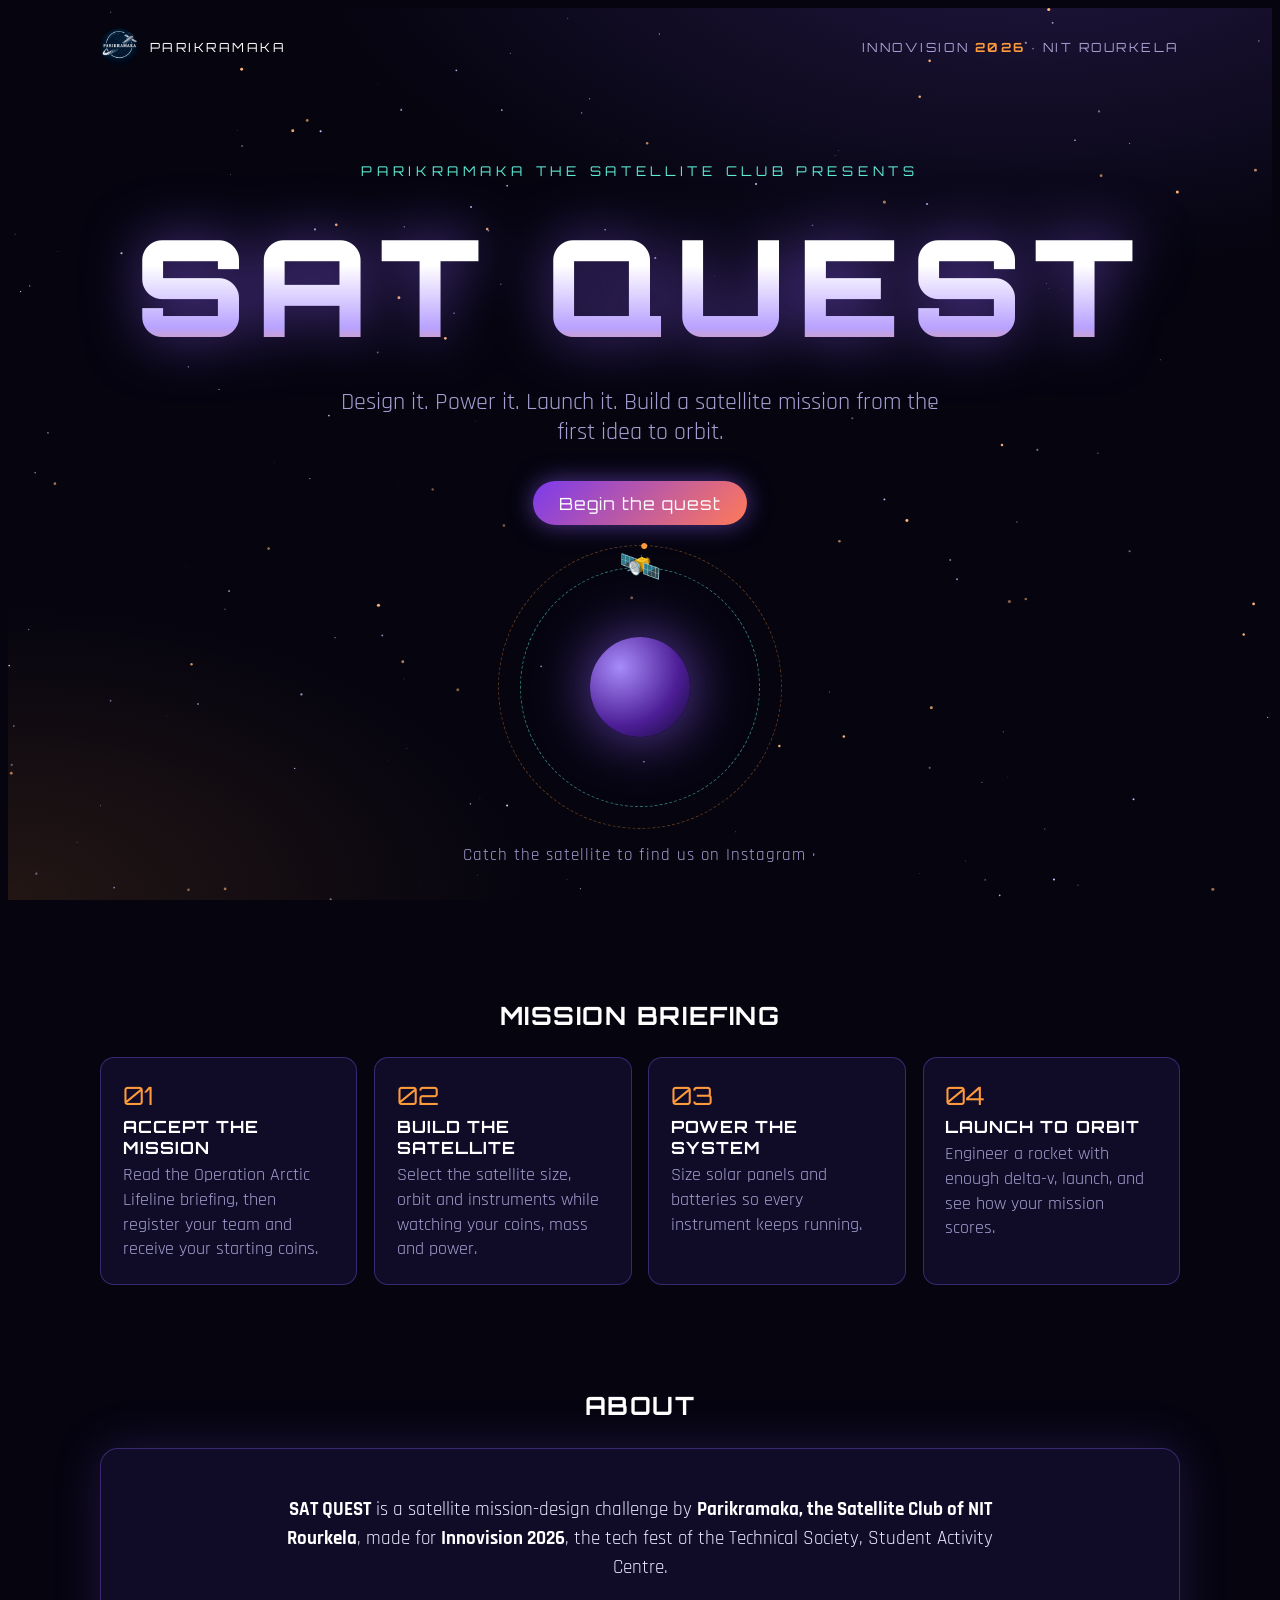
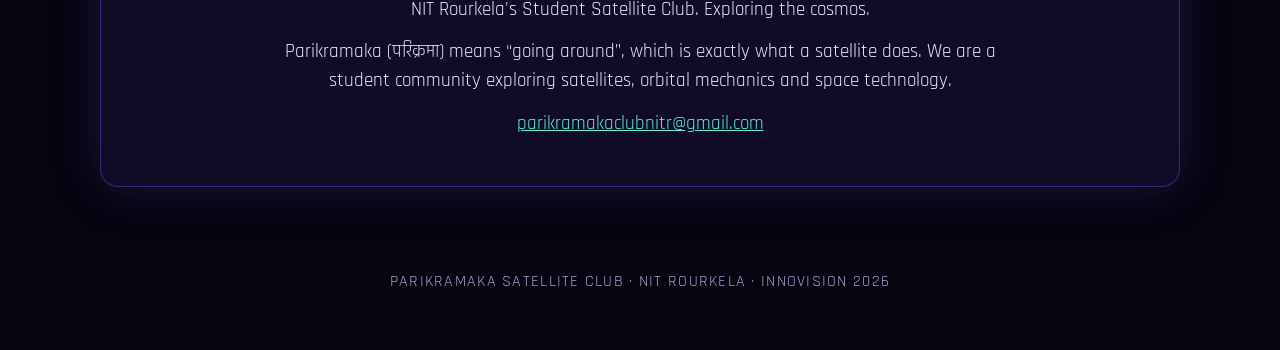
<file: index.html>
<!DOCTYPE html>
<html lang="en">
<head>
<meta charset="utf-8">
<meta name="viewport" content="width=device-width, initial-scale=1">
<link rel="icon" href="images/parikrama-logo.png"><title>SAT QUEST | Parikramaka Satellite Club, NIT Rourkela</title>
<link rel="preconnect" href="https://fonts.googleapis.com">
<link rel="stylesheet" href="https://fonts.googleapis.com/css2?family=Orbitron:wght@500;700;900&family=Rajdhani:wght@400;500;600;700&display=swap">
<link rel="stylesheet" href="css/satquest.css">
<script src="js/config.js"></script>
<script src="js/satquest-core.js"></script>
</head>
<body class="sq-home">
<canvas id="stars"></canvas>
<section id="sqBrief" class="sqbrief" hidden aria-labelledby="sqBriefTitle">
  <div class="sqbrief-in">
    <div class="sq-eyebrow">CLASSIFIED MISSION BRIEFING</div>
    <h1 id="sqBriefTitle" class="sqbrief-title">OPERATION ARCTIC LIFELINE</h1>
    <svg class="sqbrief-hero" viewBox="0 0 800 260" role="img" aria-label="Earth seen from orbit with a satellite on a highly inclined elliptical orbit linking to an Arctic research station">
      <defs>
        <radialGradient id="bgE" cx="50%" cy="35%" r="70%"><stop offset="0" stop-color="#5eead4" stop-opacity=".95"/><stop offset=".55" stop-color="#2b5fb8"/><stop offset="1" stop-color="#0b1440"/></radialGradient>
        <linearGradient id="bgIce" x1="0" y1="0" x2="0" y2="1"><stop offset="0" stop-color="#e8f7ff"/><stop offset="1" stop-color="#9fd8ee"/></linearGradient>
      </defs>
      <g fill="#cfc6ff"><circle cx="40" cy="30" r="1.5"/><circle cx="120" cy="80" r="1"/><circle cx="700" cy="40" r="1.5"/><circle cx="640" cy="110" r="1"/><circle cx="90" cy="200" r="1"/><circle cx="740" cy="190" r="1.2"/><circle cx="330" cy="22" r="1"/></g>
      <circle cx="400" cy="400" r="270" fill="url(#bgE)"/>
      <path d="M 235 196 Q 400 112 565 196 Q 520 150 400 140 Q 280 150 235 196 Z" fill="url(#bgIce)" opacity=".95"/>
      <ellipse cx="400" cy="130" rx="300" ry="95" fill="none" stroke="#8b5cf6" stroke-width="2" stroke-dasharray="3 7" transform="rotate(-8 400 130)"/>
      <ellipse cx="400" cy="150" rx="150" ry="205" fill="none" stroke="#ff9a3c" stroke-width="2" stroke-dasharray="8 6" transform="rotate(14 400 150)"/>
      <g transform="translate(528 38)"><rect x="-10" y="-5" width="20" height="10" rx="2" fill="#ff9a3c"/><rect x="-24" y="-3" width="12" height="6" fill="#8b5cf6"/><rect x="12" y="-3" width="12" height="6" fill="#8b5cf6"/></g>
      <path d="M 520 46 Q 470 120 412 150" fill="none" stroke="#5eead4" stroke-width="2.5" stroke-dasharray="2 6" stroke-linecap="round"/>
      <path d="M 520 52 Q 480 112 418 156" fill="none" stroke="#5eead4" stroke-width="1" opacity=".5"/>
      <g transform="translate(400 146)"><path d="M -14 8 A 14 14 0 0 1 14 8 Z" fill="#fff"/><rect x="-18" y="8" width="36" height="3" fill="#0b1440"/><line x1="0" y1="-6" x2="0" y2="-20" stroke="#fff" stroke-width="2"/><circle cx="0" cy="-22" r="3" fill="#ff9a3c"/></g>
      <text x="400" y="248" fill="#a49fd0" font-family="Rajdhani,sans-serif" font-size="14" text-anchor="middle" letter-spacing="3">ARCTIC OUTPOST &middot; HIGH-INCLINATION ORBIT &middot; DATA LINK</text>
    </svg>

    <div class="sqbrief-grid">
      <article class="sqbrief-card">
        <svg viewBox="0 0 240 120" role="img" aria-label="Arctic research station under an aurora"><rect width="240" height="120" fill="#0a0f2e"/><path d="M0 40 Q 60 10 120 36 T 240 24 V 60 Q 180 70 120 56 T 0 64 Z" fill="#5eead4" opacity=".28"/><path d="M0 60 Q 80 36 150 56 T 240 48 V 70 Q 160 80 90 70 T 0 78 Z" fill="#8b5cf6" opacity=".3"/><path d="M0 92 Q 60 82 120 92 T 240 90 V 120 H 0 Z" fill="#dff3ff"/><path d="M0 104 Q 80 98 140 106 T 240 102 V 120 H 0 Z" fill="#b6e3f5"/><path d="M92 92 A 22 22 0 0 1 136 92 Z" fill="#ff9a3c"/><rect x="110" y="82" width="8" height="10" fill="#0a0f2e"/><line x1="160" y1="92" x2="160" y2="58" stroke="#e8e6ff" stroke-width="2"/><path d="M148 62 Q160 48 172 62" fill="none" stroke="#e8e6ff" stroke-width="2"/><circle cx="160" cy="56" r="2.5" fill="#ff9a3c"/><g fill="#fff"><circle cx="30" cy="14" r="1"/><circle cx="200" cy="10" r="1"/><circle cx="70" cy="26" r="1"/></g></svg>
        <h2>THE BACKGROUND</h2>
        <p>Global climate research heavily relies on data gathered from the most extreme environments on Earth. Currently, an international team of scientists has established a crucial, year-round research outpost deep within the Arctic Circle. This region experiences harsh environmental conditions, prolonged periods of darkness, and absolute geographical isolation.</p>
      </article>
      <article class="sqbrief-card crisis">
        <svg viewBox="0 0 240 120" role="img" aria-label="An equatorial satellite whose signal is blocked by the curvature of the Earth"><rect width="240" height="120" fill="#0a0f2e"/><circle cx="120" cy="190" r="110" fill="#2b5fb8"/><path d="M 40 118 Q 120 62 200 118 Q 160 92 120 90 Q 80 92 40 118 Z" fill="#e8f7ff"/><circle cx="120" cy="86" r="3" fill="#ff9a3c"/><g transform="translate(206 70)"><rect x="-6" y="-3" width="12" height="6" fill="#ff9a3c"/><rect x="-15" y="-2" width="8" height="4" fill="#8b5cf6"/><rect x="7" y="-2" width="8" height="4" fill="#8b5cf6"/></g><path d="M 200 74 L 140 90" stroke="#ff4d6d" stroke-width="2" stroke-dasharray="4 4"/><g stroke="#ff4d6d" stroke-width="3" stroke-linecap="round"><line x1="146" y1="68" x2="158" y2="80"/><line x1="158" y1="68" x2="146" y2="80"/></g></svg>
        <h2>THE CRISIS</h2>
        <p>The research team is facing a critical logistical emergency. Their polar location is a severe "dead zone" for standard global networks. Because most conventional space infrastructure orbits directly over the equator, the physical curvature of the Earth permanently blocks their signals from reaching the Arctic outpost. Without a stable, high-bandwidth connection, the team is completely cut off, unable to transmit their heavy climate models back to headquarters and, crucially, unable to call for emergency support.</p>
      </article>
      <article class="sqbrief-card">
        <svg viewBox="0 0 240 120" role="img" aria-label="A satellite on an elliptical orbit above the pole linking to the outpost"><rect width="240" height="120" fill="#0a0f2e"/><circle cx="120" cy="205" r="120" fill="#2b5fb8"/><path d="M 60 106 Q 120 74 180 106 Q 150 90 120 88 Q 90 90 60 106 Z" fill="#e8f7ff"/><ellipse cx="120" cy="64" rx="104" ry="46" fill="none" stroke="#8b5cf6" stroke-width="1.5" stroke-dasharray="3 5"/><g transform="translate(168 26)"><rect x="-6" y="-3" width="12" height="6" fill="#ff9a3c"/><rect x="-15" y="-2" width="8" height="4" fill="#8b5cf6"/><rect x="7" y="-2" width="8" height="4" fill="#8b5cf6"/></g><path d="M 164 32 Q 148 62 124 88" fill="none" stroke="#5eead4" stroke-width="2" stroke-dasharray="2 5" stroke-linecap="round"/><path d="M 112 90 A 8 8 0 0 1 128 90 Z" fill="#ff9a3c"/></svg>
        <h2>THE DIRECTIVE</h2>
        <p>Your space agency has been contracted to bridge this geographical gap. You must design and launch a specialized space mission to establish a continuous, reliable link with the isolated researchers. To succeed, your team must analyze the geographical constraints of the target area, select the appropriate onboard technology to process and transmit heavy data loads, and calculate the exact trajectory required to keep the outpost connected to the outside world.</p>
      </article>
    </div>
    <div class="sqbrief-act"><button class="fancy" id="sqAccept">ACCEPT MISSION</button> <button class="sq-cancel" id="sqBriefX">Back</button></div>
  </div>
</section>

<div id="sqModal" class="sqmodal" hidden><div class="sqbox2">
  <div class="sq-eyebrow">MISSION CONTROL</div>
  <h2>Register your team</h2>
  <p id="sqRules"></p>
  <label class="sqlab" for="sqTeam">Team name</label>
  <input id="sqTeam" maxlength="30" placeholder="Team name" autocomplete="off">
  <label class="sqlab" for="sqCoinsIn">Starting coins (organiser enters this)</label>
  <input id="sqCoinsIn" type="number" inputmode="numeric" min="1" step="1" placeholder="e.g. 600">
  <label class="sqlab" for="sqPassword">Mission password</label>
  <input id="sqPassword" type="password" inputmode="numeric" maxlength="6" placeholder="Enter organiser password" autocomplete="off">
  <div class="sqerr" id="sqErr" role="alert" aria-live="polite"></div>
  <button class="fancy" id="sqGo">BEGIN MISSION</button> <button class="sq-cancel" id="sqX">Cancel</button>
</div></div>
<div class="sq-wrap">
  <div class="sq-top"><span class="sq-brand"><img src="images/parikrama-logo.png" alt="Parikramaka logo"><span>PARIKRAMAKA</span></span><span>INNOVISION <b>2026</b> &middot; NIT ROURKELA</span></div>

  <section class="sq-hero">
    
    <div class="sq-eyebrow">PARIKRAMAKA THE SATELLITE CLUB PRESENTS</div>
    <h1 class="sq-title">SAT QUEST</h1>
    <p class="sq-tag">Design it. Power it. Launch it. Build a satellite mission from the first idea to orbit.</p>
    <button class="fancy sq-cta" id="begin">Begin the quest</button>
    <div class="sq-orbit">
      <div class="ring r2"></div>
      <div class="ring" id="ring"><a class="sat" id="sat" href="https://www.instagram.com/parikramaka_nitr/" target="_blank" rel="noopener" aria-label="Parikramaka on Instagram">🛰️</a></div>
      <a class="planet" id="planet" href="https://github.com/parikramaka" target="_blank" rel="noopener" aria-label="GitHub"></a>
    </div>
    <p class="sq-hint" id="hint">Catch the satellite to find us on Instagram &middot;</p>
    </section>

  <section class="sq-sec">
    <h2>MISSION BRIEFING</h2>
    <div class="sq-grid">
      <div class="sq-card"><div class="n">01</div><h3>ACCEPT THE MISSION</h3><p>Read the Operation Arctic Lifeline briefing, then register your team and receive your starting coins.</p></div>
      <div class="sq-card"><div class="n">02</div><h3>BUILD THE SATELLITE</h3><p>Select the satellite size, orbit and instruments while watching your coins, mass and power.</p></div>
      <div class="sq-card"><div class="n">03</div><h3>POWER THE SYSTEM</h3><p>Size solar panels and batteries so every instrument keeps running.</p></div>
      <div class="sq-card"><div class="n">04</div><h3>LAUNCH TO ORBIT</h3><p>Engineer a rocket with enough delta-v, launch, and see how your mission scores.</p></div>
    </div>
  </section>

  <section class="sq-sec" id="about">
    <h2>ABOUT</h2>
    <div class="sq-about">
      <p><strong>SAT QUEST</strong> is a satellite mission-design challenge by <strong>Parikramaka, the Satellite Club of NIT Rourkela</strong>, made for <strong>Innovision 2026</strong>, the tech fest of the Technical Society, Student Activity Centre.</p>
      <p>NIT Rourkela's Student Satellite Club. Exploring the cosmos.</p>
      <p>Parikramaka (परिक्रमा) means &ldquo;going around&rdquo;, which is exactly what a satellite does. We are a student community exploring satellites, orbital mechanics and space technology.</p>
      <p><a href="mailto:parikramakaclubnitr@gmail.com">parikramakaclubnitr@gmail.com</a></p>
    </div>
  </section>

  <div class="sq-foot">PARIKRAMAKA SATELLITE CLUB &middot; NIT ROURKELA &middot; INNOVISION 2026</div>
</div>
<script>
(function(){
var $=function(i){return document.getElementById(i)},brief=$('sqBrief'),m=$('sqModal'),team=$('sqTeam'),coins=$('sqCoinsIn'),password=$('sqPassword'),err=$('sqErr'),Core=window.SQCore;
$('sqRules').innerHTML='You have <b>'+((window.SQ&&SQ.TIME_LIMIT_MIN)||20)+' minutes</b> once you press Begin Mission. Your coin balance is shown at all times.';
function openBrief(){brief.hidden=false;document.body.classList.add('sq-lock');brief.scrollTop=0;if(history.replaceState)history.replaceState(null,'','#briefing')}
function closeAll(){brief.hidden=true;m.hidden=true;document.body.classList.remove('sq-lock');if(history.replaceState)history.replaceState(null,'',location.pathname)}
function openStart(){brief.hidden=true;m.hidden=false;err.textContent='';password.value='';team.focus()}
var s=Core.session();
if(s&&!s.done){ // a team is mid-mission on this phone: offer to resume, never wipe silently
  var r=document.createElement('button');r.className='fancy sq-cta';r.textContent='Resume mission: '+s.team;r.style.marginLeft='.6rem';
  r.onclick=function(){location.href='advanced.html'};$('begin').parentNode.insertBefore(r,$('begin').nextSibling)}
$('begin').onclick=openBrief;$('sqBriefX').onclick=closeAll;$('sqAccept').onclick=openStart;$('sqX').onclick=closeAll;
if(location.hash==='#briefing'||location.hash==='#start')openBrief();
function go(){var t=team.value.trim(),c=parseInt(coins.value,10);
 if(password.value!=='987654'){err.textContent='Incorrect mission password. Please contact the organiser.';password.focus();return}
 if(t.length<2){err.textContent='Please enter a team name.';return}
 if(!(c>0)||String(coins.value).indexOf('.')>=0){err.textContent='Enter the starting coins as a whole number above 0.';return}
 var cur=Core.session();
 if(cur&&!cur.done&&!confirm('Team "'+cur.team+'" is still mid-mission on this phone. Starting a new team will erase its saved progress. Continue?'))return;
 if(!Core.begin(t,c)){err.textContent='Could not save on this browser. Turn off private browsing and try again.';return}
 location.href='advanced.html'}
$('sqGo').onclick=go;team.onkeydown=function(e){if(e.key==='Enter')coins.focus()};coins.onkeydown=function(e){if(e.key==='Enter')password.focus()};password.onkeydown=function(e){if(e.key==='Enter')go()};
})();
(function(){var ring=document.getElementById('ring'),sat=document.getElementById('sat'),pl=document.getElementById('planet'),h=document.getElementById('hint'),d=h.innerHTML;
function on(t){return function(){ring.classList.add('paused');h.textContent=t}}function off(){ring.classList.remove('paused');h.innerHTML=d}
sat.addEventListener('mouseenter',on('Satellite locked. Follow Parikramaka on Instagram'));sat.addEventListener('mouseleave',off);
sat.addEventListener('focus',on('Satellite locked. Follow Parikramaka on Instagram'));sat.addEventListener('blur',off);
pl.addEventListener('mouseenter',function(){h.textContent='Open our GitHub'});pl.addEventListener('mouseleave',function(){h.innerHTML=d})})();
(function(){var c=document.getElementById('stars'),x=c.getContext('2d'),s=[];
function r(){c.width=innerWidth;c.height=innerHeight;s=[];for(var i=0;i<160;i++)s.push({x:Math.random()*c.width,y:Math.random()*c.height,r:Math.random()*1.4+.2,p:Math.random()*6})}
function d(t){x.clearRect(0,0,c.width,c.height);s.forEach(function(a){x.globalAlpha=.4+.6*Math.abs(Math.sin(t/1200+a.p));x.fillStyle=a.r>1.2?'#ffb77a':'#cfc6ff';x.beginPath();x.arc(a.x,a.y,a.r,0,7);x.fill()});requestAnimationFrame(d)}
addEventListener('resize',r);r();d(0)})();
document.addEventListener('keydown', function (event) {
    if (
        event.key === 'F12' ||
        (event.ctrlKey && event.key === 'U') ||
        (event.ctrlKey && event.shiftKey && (event.key === 'I' || event.key === 'J'))
    ) {
        event.preventDefault();
    }
});

</script>
</body>
</html>
</file>
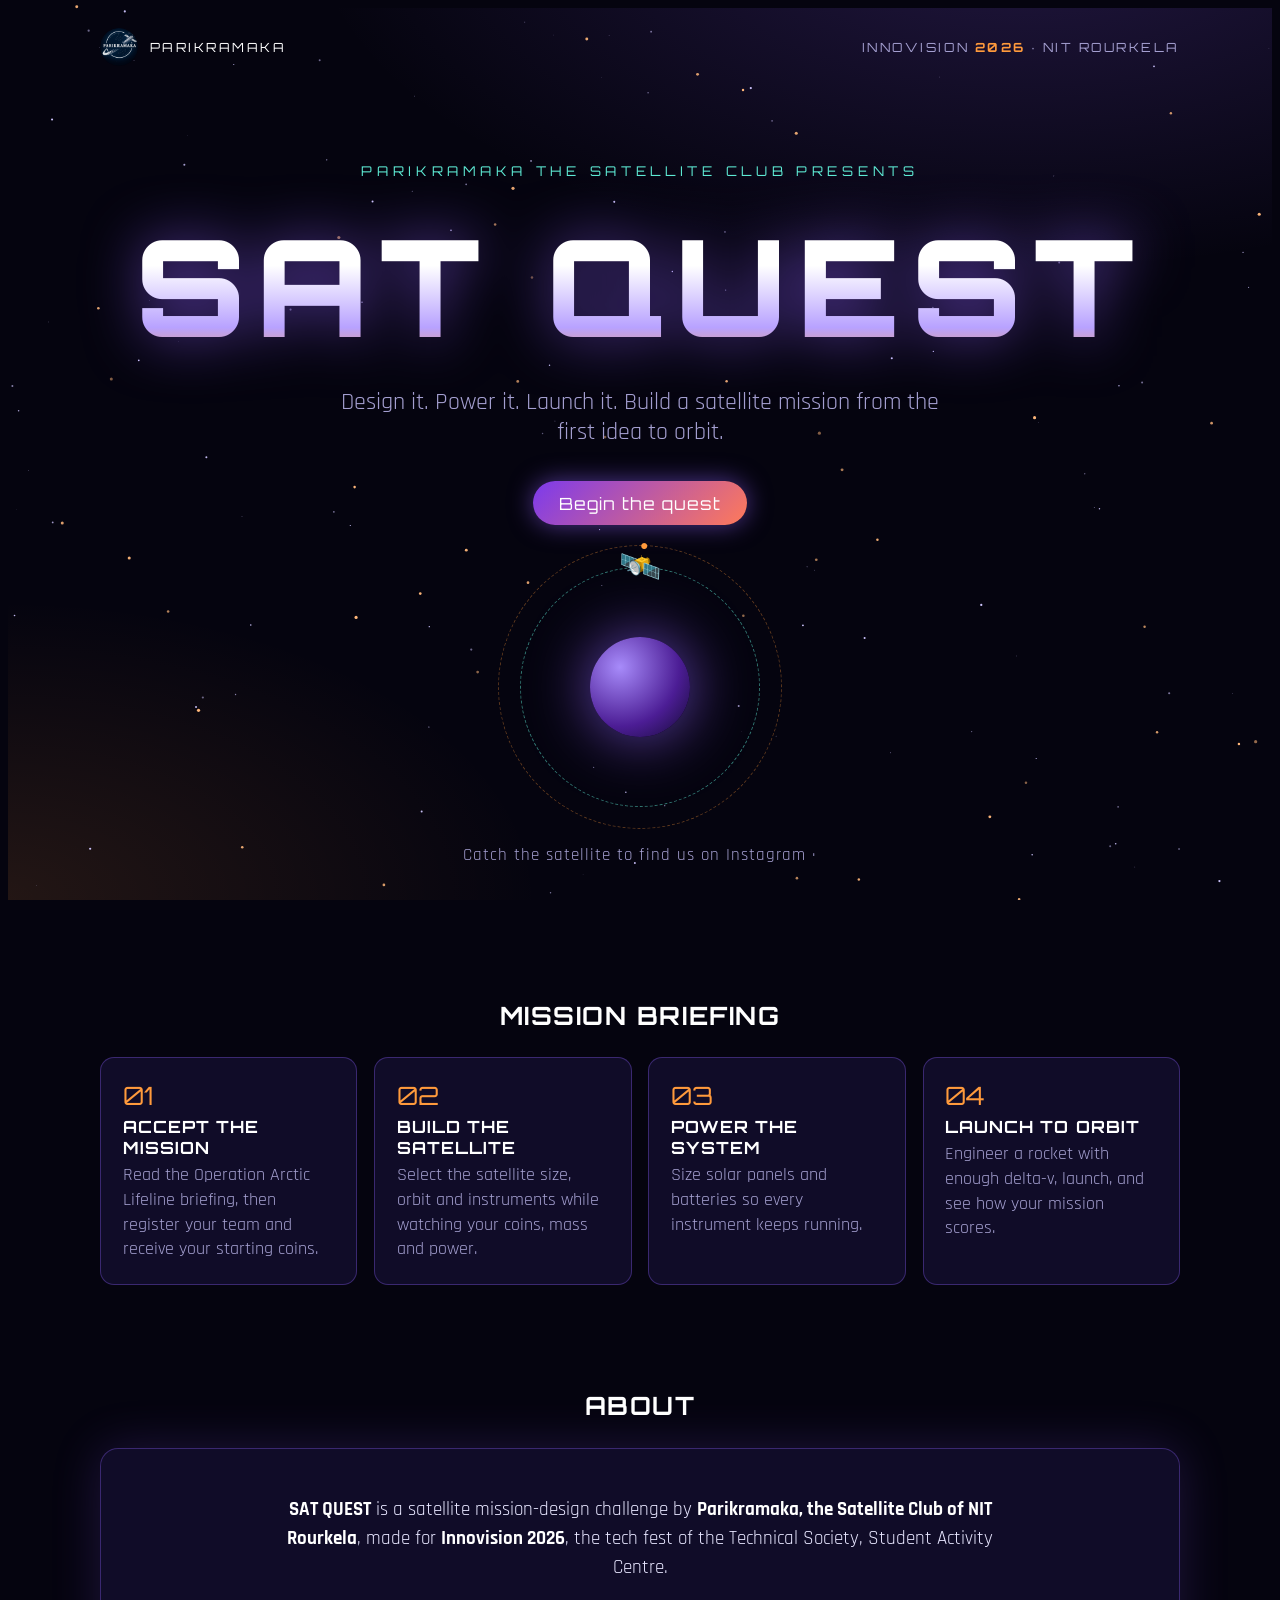
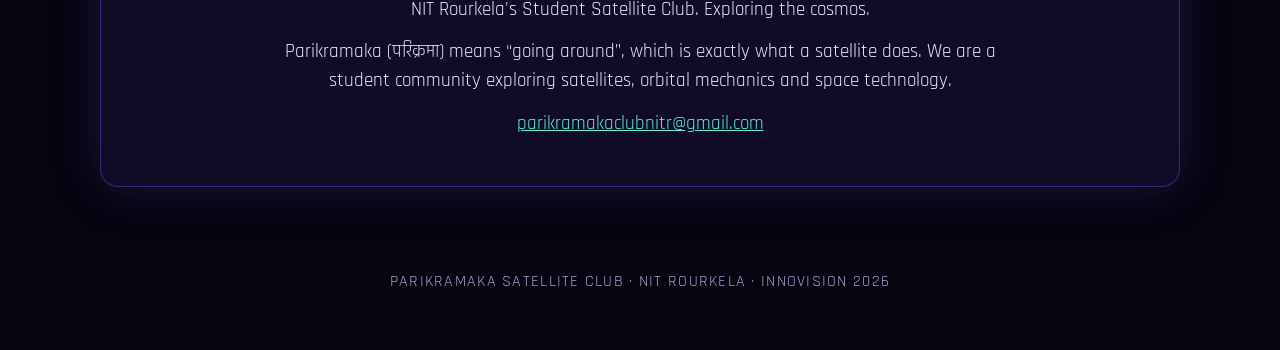
<file: advanced.html>
<!DOCTYPE html>
<html>
<head>
	<meta charset="utf-8" />
	<meta name="viewport" content="width=device-width" />
	<link rel="icon" href="images/parikrama-logo.png"><title>SAT QUEST | Parikramaka Satellite Club, NIT Rourkela</title>
	<link rel="preconnect" href="https://fonts.googleapis.com"><link rel="stylesheet" href="https://fonts.googleapis.com/css2?family=Orbitron:wght@500;700;900&family=Rajdhani:wght@400;500;600;700&display=swap">
	<link rel="stylesheet" media="all" href="css/fonts.css" type="text/css"/>
	<link rel="stylesheet" media="all" href="css/style.css"  type="text/css" />
	<link rel="stylesheet" media="all" href="css/satquest.css" type="text/css" />
	<!--[if !IE]> --><link href="tests/satellite/style-nonie.css" rel="stylesheet" type="text/css" media="screen" /><!-- <![endif]-->
	<script type="text/javascript" src="js/convertable.js"></script>
	<script type="text/javascript" src="js/rocketequation.js"></script>
	<script type="text/javascript" src="js/stuquery.js"></script>
	<script>
		
		var data = {"options":{"require-hint":true,"fix-links":false},"urls":{"beginner":"beginner.html","intermediate":"intermediate.html","advanced":"advanced.html","launch":"launch.html"},"lang":{"code":"en","name":"English"},"sections":[{"id":"bus","short":"Size","title":"Choose the size of your satellite"},{"id":"orbit","short":"Orbit","title":"Select the orbit for your satellite"},{"id":"instrument","short":"Instruments","title":"Select the instruments for your satellite","list":"Available instruments:"},{"id":"power","short":"Power","title":"Add power","list":"Available power devices:"},{"id":"rocket","short":"Rocket","title":"Build your rocket"},{"id":"launch","short":"Launch","title":"Ready to launch?"}],"bus":{"cube":{"slots":{"0x2":1,"1x1":2,"1x2":1,"3x3":1},"cost":{"value":5,"units":"credits","dimension":"currency"},"mass":{"value":1,"units":"kg","dimension":"mass"},"structure":{"value":0.3,"units":"kg","dimension":"mass"},"width":{"value":0.1,"units":"m","dimension":"length"},"height":{"value":0.1,"units":"m","dimension":"length"},"depth":{"value":0.1,"units":"m","dimension":"length"},"area":{"value":0.1,"units":"m^2","dimension":"area"},"power":{"value":5,"units":"watts","dimension":"power"}},"small":{"slots":{"2x2":2,"2x4":1,"3x3":1,"4x4":4},"cost":{"value":20,"units":"credits","dimension":"currency"},"mass":{"value":100,"units":"kg","dimension":"mass"},"structure":{"value":150,"units":"kg","dimension":"mass"},"width":{"value":1,"units":"m","dimension":"length"},"height":{"value":1,"units":"m","dimension":"length"},"depth":{"value":1,"units":"m","dimension":"length"},"area":{"value":1,"units":"m^2","dimension":"area"},"power":{"value":100,"units":"watts","dimension":"power"}},"medium":{"slots":{"2x2":4,"2x4":2,"3x3":1,"4x4":4},"cost":{"value":100,"units":"credits","dimension":"currency"},"mass":{"value":500,"units":"kg","dimension":"mass"},"structure":{"value":250,"units":"kg","dimension":"mass"},"width":{"value":2,"units":"m","dimension":"length"},"height":{"value":2.5,"units":"m","dimension":"length"},"depth":{"value":2.5,"units":"m","dimension":"length"},"area":{"value":3,"units":"m^2","dimension":"area"},"power":{"value":300,"units":"watts","dimension":"power"}},"large":{"slots":{"2x2":8,"2x4":3,"4x8":1,"3x3":1,"4x4":4},"cost":{"value":500,"units":"credits","dimension":"currency"},"mass":{"value":1000,"units":"kg","dimension":"mass"},"structure":{"value":500,"units":"kg","dimension":"mass"},"width":{"value":8,"units":"m","dimension":"length"},"height":{"value":2.5,"units":"m","dimension":"length"},"depth":{"value":2.5,"units":"m","dimension":"length"},"area":{"value":10,"units":"m^2","dimension":"area"},"power":{"value":500,"units":"watts","dimension":"power"}}},"package":{"camera-opt":{"slot":"2x2","title":"Optical camera","description":"Provides images of the ground, such as for mapping or for monitoring natural disasters. Can also be used to monitor cloud cover. The resolution depends on the orbit altitude.","texture":{"icon":"texture camera-opt"},"mass":{"value":50,"units":"kg","dimension":"mass"},"cost":{"value":10,"units":"credits","dimension":"currency"},"dimensions":[{"value":0.5,"units":"m","dimension":"length"},{"value":0.5,"units":"m","dimension":"length"},{"value":0.5,"units":"m","dimension":"length"}],"power":{"value":50,"units":"watts","dimension":"power"}},"camera-opt-hires":{"slot":"2x4","title":"High-resolution optical camera","description":"Provides very high-resolution images of the ground, such as for monitoring natural disasters, but only when used in low-Earth orbit.","texture":{"icon":"texture camera-opt-hires"},"mass":{"value":100,"units":"kg","dimension":"mass"},"cost":{"value":15,"units":"credits","dimension":"currency"},"dimensions":[{"value":1.0,"units":"m","dimension":"length"},{"value":1.0,"units":"m","dimension":"length"},{"value":0.5,"units":"m","dimension":"length"}],"power":{"value":50,"units":"watts","dimension":"power"}},"camera-mini":{"slot":"1x1","title":"Camera (miniature)","description":"Takes images of the ground","texture":{"icon":"texture camera-opt"},"mass":{"value":1,"units":"kg","dimension":"mass"},"cost":{"value":5,"units":"credits","dimension":"currency"},"dimensions":[{"value":0.05,"units":"m","dimension":"length"},{"value":0.05,"units":"m","dimension":"length"},{"value":0.1,"units":"m","dimension":"length"}],"power":{"value":10,"units":"watts","dimension":"power"}},"camera-nir":{"slot":"2x2","title":"Vegetation camera","description":"Provides infrared images of vegetation and land-usage on the ground. Only works in daylight, as it relies on reflected sunlight.","texture":{"icon":"texture camera-nir"},"mass":{"value":50,"units":"kg","dimension":"mass"},"cost":{"value":20,"units":"credits","dimension":"currency"},"dimensions":[{"value":0.5,"units":"m","dimension":"length"},{"value":0.5,"units":"m","dimension":"length"},{"value":0.5,"units":"m","dimension":"length"}],"power":{"value":100,"units":"watts","dimension":"power"}},"camera-fir":{"slot":"2x4","title":"Atmospheric camera","description":"Provides infrared images of the clouds and weather systems in the Earth's atmosphere, useful for weather forecasting and climate monitoring, even during darkness.","texture":{"icon":"texture camera-fir"},"mass":{"value":100,"units":"kg","dimension":"mass"},"cost":{"value":30,"units":"credits","dimension":"currency"},"dimensions":[{"value":1.0,"units":"m","dimension":"length"},{"value":0.5,"units":"m","dimension":"length"},{"value":0.5,"units":"m","dimension":"length"}],"power":{"value":300,"units":"watts","dimension":"power"}},"spect-opt":{"slot":"2x2","title":"Optical Spectrometer","description":"Measures detailed properties of the Earth's surface, such as deforestation.","texture":{"icon":"texture spect-opt"},"mass":{"value":50,"units":"kg","dimension":"mass"},"cost":{"value":10,"units":"credits","dimension":"currency"},"dimensions":[{"value":0.5,"units":"m","dimension":"length"},{"value":0.5,"units":"m","dimension":"length"},{"value":0.5,"units":"m","dimension":"length"}],"power":{"value":150,"units":"watts","dimension":"power"}},"spect-nir":{"slot":"2x2","title":"Vegetation Spectrometer","description":"Measures the properties of vegetation on the ground, such as type of vegetation and how healthy it is.","texture":{"icon":"texture spect-nir"},"mass":{"value":50,"units":"kg","dimension":"mass"},"cost":{"value":20,"units":"credits","dimension":"currency"},"dimensions":[{"value":0.5,"units":"m","dimension":"length"},{"value":0.5,"units":"m","dimension":"length"},{"value":0.5,"units":"m","dimension":"length"}],"power":{"value":250,"units":"watts","dimension":"power"}},"spect-fir":{"slot":"2x4","title":"Atmospheric Spectrometer","description":"Uses infrared light to measure properties of the Earth's atmosphere, such as clouds, moisture level, surface temperature and air temperature, even during darkness.","texture":{"icon":"texture spect-fir"},"mass":{"value":100,"units":"kg","dimension":"mass"},"cost":{"value":30,"units":"credits","dimension":"currency"},"dimensions":[{"value":1.0,"units":"m","dimension":"length"},{"value":1.0,"units":"m","dimension":"length"},{"value":0.5,"units":"m","dimension":"length"}],"power":{"value":300,"units":"watts","dimension":"power"}},"radar-alt":{"slot":"2x4","title":"Radar altimeter","description":"Uses radio waves to measure the height of the ground, or topography, in very high resolution. Can be used to map the surface, or provide information on the effect of earthquakes. Requires a large radio dish to work.","texture":{"icon":"texture radar-alt"},"mass":{"value":40,"units":"kg","dimension":"mass"},"cost":{"value":5,"units":"credits","dimension":"currency"},"dimensions":[{"value":1.0,"units":"m","dimension":"length"},{"value":1.0,"units":"m","dimension":"length"},{"value":0.5,"units":"m","dimension":"length"}],"power":{"value":70,"units":"watts","dimension":"power"},"requires":[{"type":"package","oneof":["dish-large"],"label":"The radar altimeter requires a large radio dish","error":"You need to include a large radio dish for the radar altimeter to work."}]},"phone-en":{"slot":"2x2","title":"Phone encoder","description":"Broadcasts signals to and from telephones across the world.","texture":{"icon":"texture phone-en"},"mass":{"value":10,"units":"kg","dimension":"mass"},"cost":{"value":1,"units":"credits","dimension":"currency"},"dimensions":[{"value":0.5,"units":"m","dimension":"length"},{"value":0.5,"units":"m","dimension":"length"},{"value":0.5,"units":"m","dimension":"length"}],"power":{"value":2,"units":"watts","dimension":"power"}},"phone-en-mini":{"slot":"1x1","title":"Miniature phone encoder","description":"Broadcasts signals to and from telephones across the world.","texture":{"icon":"texture phone-en"},"mass":{"value":10,"units":"kg","dimension":"mass"},"cost":{"value":1,"units":"credits","dimension":"currency"},"dimensions":[{"value":0.5,"units":"m","dimension":"length"},{"value":0.5,"units":"m","dimension":"length"},{"value":0.5,"units":"m","dimension":"length"}],"power":{"value":2,"units":"watts","dimension":"power"}},"atomic-clock":{"slot":"2x2","title":"Atomic clock","description":"Very accurate clock, required by navigation satellites to measure the time to very high precision.","texture":{"icon":"texture atomic-clock"},"mass":{"value":1,"units":"kg","dimension":"mass"},"cost":{"value":1,"units":"credits","dimension":"currency"},"dimensions":[{"value":0.1,"units":"m","dimension":"length"},{"value":0.1,"units":"m","dimension":"length"},{"value":0.05,"units":"m","dimension":"length"}],"power":{"value":10,"units":"watts","dimension":"power"}},"atomic-clock-small":{"slot":"1x2","title":"Atomic clock (compact)","description":"Very accurate clock, required by navigation satellites to measure the time to very high precision.","texture":{"icon":"texture atomic-clock-small"},"mass":{"value":1,"units":"kg","dimension":"mass"},"cost":{"value":1,"units":"credits","dimension":"currency"},"dimensions":[{"value":0.1,"units":"m","dimension":"length"},{"value":0.1,"units":"m","dimension":"length"},{"value":0.05,"units":"m","dimension":"length"}],"power":{"value":5,"units":"watts","dimension":"power"}},"gps-rx":{"slot":"2x2","title":"GPS receiver","description":"Used to monitor the satellite's position to very high accuracy","texture":{"icon":"texture gps-rx"},"mass":{"value":0.5,"units":"kg","dimension":"mass"},"cost":{"value":2,"units":"credits","dimension":"currency"},"dimensions":[{"value":0.05,"units":"m","dimension":"length"},{"value":0.05,"units":"m","dimension":"length"},{"value":0.1,"units":"m","dimension":"length"}],"power":{"value":5,"units":"watts","dimension":"power"}},"gps-rx-mini":{"slot":"1x1","title":"GPS receiver (miniature)","description":"Used to monitor the satellite's position to very high accuracy","texture":{"icon":"texture gps-rx"},"mass":{"value":0.5,"units":"kg","dimension":"mass"},"cost":{"value":2,"units":"credits","dimension":"currency"},"dimensions":[{"value":0.05,"units":"m","dimension":"length"},{"value":0.05,"units":"m","dimension":"length"},{"value":0.1,"units":"m","dimension":"length"}],"power":{"value":5,"units":"watts","dimension":"power"}},"dish-large":{"slot":"4x8","title":"Radio dish (large)","description":"Radio dish for controlling the satellite and transmitting data to the ground, as well as for the radar altimeter","texture":{"icon":"","class":"-bg radar","html":"<div class=\"hemisphere south\"><div class=\"inner\"></div><div class=\"dome\"></div></div>"},"mass":{"value":30,"units":"kg","dimension":"mass"},"cost":{"value":2,"units":"credits","dimension":"currency"},"dimensions":[{"value":2.0,"units":"m","dimension":"length"},{"value":2.0,"units":"m","dimension":"length"},{"value":1.0,"units":"m","dimension":"length"}],"power":{"value":0,"units":"watts","dimension":"power"}},"dish-medium":{"slot":"2x4","title":"Radio dish","description":"Radio dish for controlling the satellite and transmitting data to the ground","texture":{"icon":"","class":"-bg radio","html":"<div class=\"hemisphere south\"><div class=\"inner\"></div><div class=\"dome\"></div></div>"},"mass":{"value":20,"units":"kg","dimension":"mass"},"cost":{"value":1,"units":"credits","dimension":"currency"},"dimensions":[{"value":1.0,"units":"m","dimension":"length"},{"value":1.0,"units":"m","dimension":"length"},{"value":0.5,"units":"m","dimension":"length"}],"power":{"value":0,"units":"watts","dimension":"power"}},"dish-small":{"slot":"1x2","title":"Radio antenna (compact)","description":"Radio dish for controlling the satellite and transmitting data to the ground","texture":{"icon":"","class":"-bg radio","html":"<div class=\"hemisphere south\"><div class=\"inner\"></div><div class=\"dome\"></div></div>"},"mass":{"value":0.5,"units":"kg","dimension":"mass"},"cost":{"value":0.5,"units":"credits","dimension":"currency"},"dimensions":[{"value":0.1,"units":"m","dimension":"length"},{"value":0.05,"units":"m","dimension":"length"},{"value":0.05,"units":"m","dimension":"length"}],"power":{"value":0,"units":"watts","dimension":"power"}},"radio-antenna-cube":{"slot":"0x2","title":"Radio antenna (deployable)","description":"Deployable radio antenna capable of controlling and transmitting images & data from up to 2 instruments.","texture":{"icon":"texture radio-antenna-cube","class":"-bg","html":"<div class=\"aerials\"><div class=\"aerial1 aerial\"></div><div class=\"aerial2 aerial\"></div></div>"},"mass":{"value":0.1,"units":"kg","dimension":"mass"},"cost":{"value":0.5,"units":"credits","dimension":"currency"},"dimensions":[{"value":0.98,"units":"m","dimension":"length"},{"value":0.98,"units":"m","dimension":"length"},{"value":0.07,"units":"m","dimension":"length"}],"power":{"value":2,"units":"watts","dimension":"power"},"ref":"http://cubesatshop.com/index.php?page=shop.product.details&category.id=6&flypage=flypage.tpl&product.id=66&option=com.virtuemart&Itemid=70&vmcchk=1&Itemid=70"},"internet-en":{"slot":"2x2","title":"Internet encoder","description":"Used to broadcast the internet to people around the world.","texture":{"icon":"texture internet-en"},"mass":{"value":2,"units":"kg","dimension":"mass"},"cost":{"value":10,"units":"credits","dimension":"currency"},"dimensions":[{"value":0.5,"units":"m","dimension":"length"},{"value":0.5,"units":"m","dimension":"length"},{"value":0.5,"units":"m","dimension":"length"}],"power":{"value":20,"units":"watts","dimension":"power"}},"tv-en":{"slot":"2x2","title":"TV encoder","description":"Used to broadcast the TV to people around the world.","texture":{"icon":"texture tv-en"},"mass":{"value":2,"units":"kg","dimension":"mass"},"cost":{"value":10,"units":"credits","dimension":"currency"},"dimensions":[{"value":0.5,"units":"m","dimension":"length"},{"value":0.5,"units":"m","dimension":"length"},{"value":0.5,"units":"m","dimension":"length"}],"power":{"value":40,"units":"watts","dimension":"power"}}},"power":{"battery-large":{"slot":"2x4","title":"Large battery","description":"Stores power from solar panels to allow operation when not in sunlight","texture":{"icon":"texture battery-large"},"mass":{"value":50,"units":"kg","dimension":"mass"},"cost":{"value":20,"units":"credits","dimension":"currency"},"dimensions":[{"value":0.5,"units":"m","dimension":"length"},{"value":0.5,"units":"m","dimension":"length"},{"value":0.5,"units":"m","dimension":"length"}],"power":{"value":0,"units":"watts","dimension":"power"},"requires":[{"type":"power","oneof":["solar-panel","solar-panel-surface"],"label":"Battery requires solar panels to charge up","error":"Battery requires solar panels"}]},"battery-medium":{"slot":"2x2","title":"Medium battery","description":"Stores power from solar panels to allow operation when not in sunlight","texture":{"icon":"texture battery-medium"},"mass":{"value":25,"units":"kg","dimension":"mass"},"cost":{"value":10,"units":"credits","dimension":"currency"},"dimensions":[{"value":0.5,"units":"m","dimension":"length"},{"value":0.5,"units":"m","dimension":"length"},{"value":0.5,"units":"m","dimension":"length"}],"power":{"value":0,"units":"watts","dimension":"power"},"requires":[{"type":"power","oneof":["solar-panel","solar-panel-surface"],"label":"Battery requires solar panels to charge up","error":"Battery requires solar panels"}]},"battery-small":{"slot":"1x1","title":"Small battery","description":"Stores power from solar panels to allow operation when not in sunlight","texture":{"icon":"texture battery-small"},"mass":{"value":1,"units":"kg","dimension":"mass"},"cost":{"value":15,"units":"credits","dimension":"currency"},"dimensions":[{"value":0.05,"units":"m","dimension":"length"},{"value":0.05,"units":"m","dimension":"length"},{"value":0.05,"units":"m","dimension":"length"}],"power":{"value":0,"units":"watts","dimension":"power"},"requires":[{"type":"power","oneof":["solar-panel","solar-panel-surface"],"label":"Battery requires solar panels to charge up","error":"Battery requires solar panels"}]},"rtg":{"slot":"2x4","title":"RTG","description":"A \"Radioisotope Thermal Generator\" (RTG) uses nuclear technology to provide power. Due to safety concerns, it can't be used in low-Earth orbit.","texture":{"icon":"texture rtg"},"mass":{"value":60,"units":"kg","dimension":"mass"},"cost":{"value":30,"units":"credits","dimension":"currency"},"dimensions":[{"value":0.5,"units":"m","dimension":"length"},{"value":0.5,"units":"m","dimension":"length"},{"value":1.0,"units":"m","dimension":"length"}],"power":{"value":300,"units":"watts","dimension":"power"},"requires":[{"type":"orbit","showin":"power","oneof":["MEO","HEO","GEO"],"label":"RTG cannot be used in low-Earth orbit","error":"Can't use an RTG in low-Earth orbit"}]},"solar-panel-surface":{"slot":"3x3","title":"Body-mounted solar panel","description":"Solar panels mounted onto surface of satellite, collecting sunlight to provide power. Can power instruments, or charge up batteries.","mass":{"value":5,"units":"kg","dimension":"mass"},"cost":{"value":15,"units":"credits","dimension":"currency"},"dimensions":[{"value":1.0,"units":"m","dimension":"length"},{"value":1.0,"units":"m","dimension":"length"}],"power":{"value":150,"units":"watts","dimension":"power"},"comments":"Costs are per unit area. Area defined by satellite size."},"solar-panel":{"slot":"4x4","max":4,"title":"Deployable solar panel","description":"Solar panels deployed from edge of satellite, collecting sunlight to provide power. Can power instruments, or charge up batteries.","mass":{"value":10,"units":"kg","dimension":"mass"},"cost":{"value":20,"units":"credits","dimension":"currency"},"dimensions":[{"value":1.0,"units":"m","dimension":"length"},{"value":1.0,"units":"m","dimension":"length"}],"power":{"value":300,"units":"watts","dimension":"power"}}},"firststage":[{"key":"None","type":"","diameter":{"value":0,"units":"m","dimension":"length"},"height":{"value":0.0,"units":"m","dimension":"length"},"drymass":{"value":0,"units":"kg","dimension":"mass"},"cost":{"value":0,"units":"credits","dimension":"currency"},"thrust":{"value":0,"units":"kN","dimension":"force"},"fuel":{"value":0,"units":"kg","dimension":"mass"},"impulse":{"value":0,"units":"s","dimension":"time"},"notes":"No stage"},{"key":"S","type":"Solid-fuel rocket","diameter":{"value":1,"units":"m","dimension":"length"},"height":{"value":12.0,"units":"m","dimension":"length"},"drymass":{"value":10500,"units":"kg","dimension":"mass"},"cost":{"value":12,"units":"credits","dimension":"currency"},"thrust":{"value":2200,"units":"kN","dimension":"force"},"fuel":{"value":88000,"units":"kg","dimension":"mass"},"impulse":{"value":280,"units":"s","dimension":"time"},"notes":"Based on Vega 1st stage (https://en.wikipedia.org/wiki/Vega_(rocket))"},{"key":"M","type":"Liquid-fuel rocket","diameter":{"value":2,"units":"m","dimension":"length"},"height":{"value":30.0,"units":"m","dimension":"length"},"drymass":{"value":9000,"units":"kg","dimension":"mass"},"cost":{"value":23,"units":"credits","dimension":"currency"},"thrust":{"value":1500,"units":"kN","dimension":"force"},"fuel":{"value":120000,"units":"kg","dimension":"mass"},"impulse":{"value":300,"units":"s","dimension":"time"},"notes":"Based on Soyuz 1st stage (http://www.spaceflight101.com/soyuz-2-1v.html)"},{"key":"L","type":"Liquid-fuel rocket","diameter":{"value":4.5,"units":"m","dimension":"length"},"height":{"value":40.0,"units":"m","dimension":"length"},"drymass":{"value":24000,"units":"kg","dimension":"mass"},"cost":{"value":60,"units":"credits","dimension":"currency"},"thrust":{"value":6000,"units":"kN","dimension":"force"},"fuel":{"value":400000,"units":"kg","dimension":"mass"},"impulse":{"value":280,"units":"s","dimension":"time"},"notes":"Based on Falcon 9 first stage (http://www.spaceflight101.com/falcon-9-v11.html)"},{"key":"XL","type":"Liquid-fuel rocket","diameter":{"value":8,"units":"m","dimension":"length"},"height":{"value":50.0,"units":"m","dimension":"length"},"drymass":{"value":85000,"units":"kg","dimension":"mass"},"cost":{"value":220,"units":"credits","dimension":"currency"},"thrust":{"value":7400,"units":"kN","dimension":"force"},"fuel":{"value":900000,"units":"kg","dimension":"mass"},"impulse":{"value":360,"units":"s","dimension":"time"},"notes":"Based on SLS (https://en.wikipedia.org/wiki/Space_Launch_System)"},{"key":"XXL","type":"Liquid-fuel rocket","diameter":{"value":10,"units":"m","dimension":"length"},"height":{"value":42.0,"units":"m","dimension":"length"},"drymass":{"value":130000,"units":"kg","dimension":"mass"},"cost":{"value":370,"units":"credits","dimension":"currency"},"thrust":{"value":34000,"units":"kN","dimension":"force"},"fuel":{"value":2000000,"units":"kg","dimension":"mass"},"impulse":{"value":263,"units":"s","dimension":"time"},"notes":"Based on Saturn V 1st stage (https://en.wikipedia.org/wiki/Saturn_V)"}],"secondstage":[{"key":"None","type":"","diameter":{"value":0,"units":"m","dimension":"length"},"height":{"value":0.0,"units":"m","dimension":"length"},"drymass":{"value":0,"units":"kg","dimension":"mass"},"cost":{"value":0,"units":"credits","dimension":"currency"},"thrust":{"value":0,"units":"kN","dimension":"force"},"fuel":{"value":0,"units":"kg","dimension":"mass"},"impulse":{"value":0,"units":"s","dimension":"time"},"notes":"No stage"},{"key":"XS","type":"Solid-fuel rocket","diameter":{"value":1,"units":"m","dimension":"length"},"height":{"value":17,"units":"m","dimension":"length"},"drymass":{"value":2000,"units":"kg","dimension":"mass"},"cost":{"value":5,"units":"credits","dimension":"currency"},"thrust":{"value":480,"units":"kN","dimension":"force"},"fuel":{"value":15000,"units":"kg","dimension":"mass"},"impulse":{"value":280,"units":"s","dimension":"time"},"notes":"Based on Pegasus (http://www.astronautix.com/engines/pegasus1.htm)"},{"key":"S","type":"Solid-fuel rocket","diameter":{"value":2,"units":"m","dimension":"length"},"height":{"value":14,"units":"m","dimension":"length"},"drymass":{"value":3000,"units":"kg","dimension":"mass"},"cost":{"value":10,"units":"credits","dimension":"currency"},"thrust":{"value":870,"units":"kN","dimension":"force"},"fuel":{"value":24000,"units":"kg","dimension":"mass"},"impulse":{"value":290,"units":"s","dimension":"time"},"notes":"Based on Vega 2nd stage (https://en.wikipedia.org/wiki/Vega_(rocket))"},{"key":"M","type":"Liquid-fuel rocket","diameter":{"value":3,"units":"m","dimension":"length"},"height":{"value":7,"units":"m","dimension":"length"},"drymass":{"value":2400,"units":"kg","dimension":"mass"},"cost":{"value":15,"units":"credits","dimension":"currency"},"thrust":{"value":300,"units":"kN","dimension":"force"},"fuel":{"value":25000,"units":"kg","dimension":"mass"},"impulse":{"value":360,"units":"s","dimension":"time"},"notes":"Based on Soyuz 2nd stage (https://en.wikipedia.org/wiki/Soyuz_(rocket_family)#First_stage)"},{"key":"L","type":"Liquid-fuel rocket","diameter":{"value":4.5,"units":"m","dimension":"length"},"height":{"value":15,"units":"m","dimension":"length"},"drymass":{"value":4000,"units":"kg","dimension":"mass"},"cost":{"value":20,"units":"credits","dimension":"currency"},"thrust":{"value":800,"units":"kN","dimension":"force"},"fuel":{"value":90000,"units":"kg","dimension":"mass"},"impulse":{"value":340,"units":"s","dimension":"time"},"notes":"Based on Falcon 9 2nd stage (http://www.spaceflight101.com/falcon-9-v11.html)"},{"key":"XL","type":"Liquid-fuel rocket","diameter":{"value":8,"units":"m","dimension":"length"},"height":{"value":15,"units":"m","dimension":"length"},"drymass":{"value":6000,"units":"kg","dimension":"mass"},"cost":{"value":30,"units":"credits","dimension":"currency"},"thrust":{"value":400,"units":"kN","dimension":"force"},"fuel":{"value":129000,"units":"kg","dimension":"mass"},"impulse":{"value":460,"units":"s","dimension":"time"},"notes":"Based on SLS (https://en.wikipedia.org/wiki/Space_Launch_System)"},{"key":"XXL","type":"Liquid-fuel rocket","diameter":{"value":10,"units":"m","dimension":"length"},"height":{"value":25,"units":"m","dimension":"length"},"drymass":{"value":40000,"units":"kg","dimension":"mass"},"cost":{"value":50,"units":"credits","dimension":"currency"},"thrust":{"value":4400,"units":"kN","dimension":"force"},"fuel":{"value":450000,"units":"kg","dimension":"mass"},"impulse":{"value":421,"units":"s","dimension":"time"},"notes":"Based on Saturn V 2nd stage (https://en.wikipedia.org/wiki/Saturn_V)"}],"thirdstage":[{"key":"None","type":"","diameter":{"value":0,"units":"m","dimension":"length"},"height":{"value":0.0,"units":"m","dimension":"length"},"drymass":{"value":0,"units":"kg","dimension":"mass"},"cost":{"value":1,"units":"credits","dimension":"currency"},"thrust":{"value":0,"units":"kN","dimension":"force"},"fuel":{"value":0,"units":"kg","dimension":"mass"},"impulse":{"value":0,"units":"s","dimension":"time"},"notes":"No stage"},{"key":"S","type":"Solid-fuel rocket","diameter":{"value":2,"units":"m","dimension":"length"},"height":{"value":2,"units":"m","dimension":"length"},"drymass":{"value":1300,"units":"kg","dimension":"mass"},"cost":{"value":2,"units":"credits","dimension":"currency"},"thrust":{"value":260,"units":"kN","dimension":"force"},"fuel":{"value":10000,"units":"kg","dimension":"mass"},"impulse":{"value":315,"units":"s","dimension":"time"},"notes":"Based on Vega 3rd stage (https://en.wikipedia.org/wiki/Vega_(rocket))"},{"key":"M","type":"Solid-fuel rocket","diameter":{"value":3,"units":"m","dimension":"length"},"height":{"value":7,"units":"m","dimension":"length"},"drymass":{"value":2400,"units":"kg","dimension":"mass"},"cost":{"value":4,"units":"credits","dimension":"currency"},"thrust":{"value":300,"units":"kN","dimension":"force"},"fuel":{"value":22000,"units":"kg","dimension":"mass"},"impulse":{"value":360,"units":"s","dimension":"time"},"notes":"Based on Inertial Upper Stage (https://en.wikipedia.org/wiki/Inertial_Upper_Stage)"},{"key":"L","type":"Liquid-fuel rocket","diameter":{"value":8,"units":"m","dimension":"length"},"height":{"value":19,"units":"m","dimension":"length"},"drymass":{"value":13500,"units":"kg","dimension":"mass"},"cost":{"value":8,"units":"credits","dimension":"currency"},"thrust":{"value":1000,"units":"kN","dimension":"force"},"fuel":{"value":110000,"units":"kg","dimension":"mass"},"impulse":{"value":420,"units":"s","dimension":"time"},"notes":"Based on Saturn V 3rd stage (https://en.wikipedia.org/wiki/Saturn_V)"},{"key":"XL","type":"Liquid-fuel rocket","diameter":{"value":10,"units":"m","dimension":"length"},"height":{"value":19,"units":"m","dimension":"length"},"drymass":{"value":13500,"units":"kg","dimension":"mass"},"cost":{"value":10,"units":"credits","dimension":"currency"},"thrust":{"value":1500,"units":"kN","dimension":"force"},"fuel":{"value":110000,"units":"kg","dimension":"mass"},"impulse":{"value":420,"units":"s","dimension":"time"},"notes":"Based on Saturn V 3rd stage (https://en.wikipedia.org/wiki/Saturn_V)"}],"boosters":[{"key":"M","type":"Solid-fuel rocket","diameter":{"value":3,"units":"m","dimension":"length"},"height":{"value":45,"units":"m","dimension":"length"},"drymass":{"value":90000,"units":"kg","dimension":"mass"},"cost":{"value":20,"units":"credits","dimension":"currency"},"thrust":{"value":12000,"units":"kN","dimension":"force"},"fuel":{"value":500000,"units":"kg","dimension":"mass"},"impulse":{"value":240,"units":"s","dimension":"time"},"notes":"Based on Space Shuttle SRB"}],"payloadbay":[{"key":"None","size":0,"type":"","diameter":{"value":0,"units":"m","dimension":"length"},"height":{"value":0.0,"units":"m","dimension":"length"},"payload":{"value":0,"units":"kg","dimension":"mass"},"drymass":{"value":0,"units":"kg","dimension":"mass"},"cost":{"value":0,"units":"credits","dimension":"currency"}},{"key":"XS","size":1,"type":"Payload","diameter":{"value":1,"units":"m","dimension":"length"},"height":{"value":2,"units":"m","dimension":"length"},"payload":{"value":500,"units":"kg","dimension":"mass"},"drymass":{"value":500,"units":"kg","dimension":"mass"},"cost":{"value":1,"units":"credits","dimension":"currency"}},{"key":"S","size":2,"type":"Payload","diameter":{"value":2,"units":"m","dimension":"length"},"height":{"value":5,"units":"m","dimension":"length"},"payload":{"value":1500,"units":"kg","dimension":"mass"},"drymass":{"value":1000,"units":"kg","dimension":"mass"},"cost":{"value":1,"units":"credits","dimension":"currency"}},{"key":"M","size":3,"type":"Payload","diameter":{"value":4,"units":"m","dimension":"length"},"height":{"value":8,"units":"m","dimension":"length"},"payload":{"value":3000,"units":"kg","dimension":"mass"},"drymass":{"value":5000,"units":"kg","dimension":"mass"},"cost":{"value":3,"units":"credits","dimension":"currency"}},{"key":"L","size":4,"type":"Payload","diameter":{"value":8,"units":"m","dimension":"length"},"height":{"value":10,"units":"m","dimension":"length"},"payload":{"value":5000,"units":"kg","dimension":"mass"},"drymass":{"value":10000,"units":"kg","dimension":"mass"},"cost":{"value":8,"units":"credits","dimension":"currency"}},{"key":"XL","size":5,"type":"Payload","diameter":{"value":10,"units":"m","dimension":"length"},"height":{"value":15,"units":"m","dimension":"length"},"payload":{"value":10000,"units":"kg","dimension":"mass"},"drymass":{"value":20000,"units":"kg","dimension":"mass"},"cost":{"value":10,"units":"credits","dimension":"currency"}}],"orbit":{"LEO":{"title":"Low-Earth orbit","description":"Satellites in low-Earth orbit pass over a different part of the Earth in each orbit. It is cheaper to send satellites to Low-Earth orbit than other orbits and satellites here can be reached for repairs. Low-Earth orbit satellites can look at small areas in high detail for short periods of time.","altitude":{"value":400,"units":"km","dimension":"length"},"period":{"value":90,"units":"minutes","dimension":"time"}},"MEO":{"title":"Medium-Earth orbit","description":"Satellites in medium-Earth orbit are higher above the Earth than low-Earth orbits, but lower than geostationary orbits. They cover a different part of Earth in each orbit. They can see a larger area in less detail than low-Earth orbits.","altitude":{"value":2000,"units":"km","dimension":"length"},"period":{"value":2,"units":"hours","dimension":"time"}},"HEO":{"title":"Highly-elliptical orbit","description":"Highly-elliptical orbits are much closer to the Earth at one point in their orbit than another, giving an elongated (elliptical) rather than circular orbit. They are useful for covering areas including polar regions. More than one satellite can be used for continuous coverage of an area.","altitude":{"value":20000,"units":"km","dimension":"length"},"period":{"value":12,"units":"hours","dimension":"time"}},"GEO":{"title":"Geo-stationary orbit","description":"Satellites in geostationary orbits stay above the same location on Earth near the equator and complete a full orbit in 24 hours. They are much higher above the Earth's surface than other orbits, so can see the entire hemisphere in less detail.","altitude":{"value":35786,"units":"km","dimension":"length"},"period":{"value":24,"units":"hours","dimension":"time"}}},"scenarios":{"NAV":{"title":"Navigation","description":"The global positioning system is made up of 24 satellites that orbit at an altitude of <span data-dimension=\"length\" data-units=\"km\" data-value=\"20000\" class=\"value convertable\">20,000 km</span> above the surface of the Earth. The difference in time for signals received from four satellites is used to calculate the exact location of a GPS receiver on Earth.","image":{"file":"images/png/icon-nav.png","alt":"Navigation","credit":"parkjisun"},"missions":[{"title":"Satellite Navigation System","description":"Uses signals from four navigation satellites so satnav users can find their location on Earth. Need to be able to see half a hemisphere at a time, measure time accurately and transmit signals of the location.","launch":"Welcome to the launch of your latest navigation satellite that will allow people to accurately determine their position on Earth.","success":"Congratulations, your navigation satellite is now sending people accurate information about their position on Earth.","image":{"file":"images/png/icon-mapmarker.png","alt":"Satellite Navigation System","credit":"Housin Aziz"},"budget":{"value":200,"units":"credits","dimension":"currency"},"requires":[{"type":"package","oneof":["atomic-clock","atomic-clock-small"],"label":"Needs to be able to measure time very accurately","error":"You are not able to measure the time accurately enough."},{"type":"package","oneof":["dish-large","dish-medium","dish-small","radio-antenna-cube"],"label":"A way to send signals to the groud.","error":"Your satellite does not have any way to transmit timing signals to people on the ground."},{"type":"orbit","oneof":["HEO","GEO","MEO"],"label":"See large areas of the planet at one time.","error":"The orbit you have chosen does not allow you to see a large enough area of the the whole planet."},{"type":"power","oneof":["battery-small","battery-small","battery-medium","battery-large","rtg"],"label":"Provide power even when not in sunlight.","error":"The orbit you have chosen does not allow you to see a large enough area of the the whole planet."}]},{"title":"Map-making","description":"Map the surface of the Earth. Need to be able to take images of small areas of the Earth's surface and measure the height of the ground in high detail.","launch":"Welcome to the launch of your latest navigation satellite that will accurately map the surface of the Earth.","success":"Congratulations, your navigation satellite is now accurately mapping the surface of the Earth.","image":{"file":"images/png/icon-topography.png","alt":"Map-making","credit":"parkjisun"},"budget":{"value":800,"units":"credits","dimension":"currency"},"requires":[{"type":"package","oneof":["camera-opt-hires"],"label":"An instrument capable of high resolution images.","error":"An instrument capable of high resolution images."},{"type":"package","oneof":["dish-large","dish-medium","dish-small","radio-antenna-cube"],"label":"A way to send signals to the groud.","error":"Your satellite does not have any way to transmit timing signals to people on the ground."},{"type":"package","oneof":["dish-large","dish-medium","dish-small","radio-antenna-cube"],"label":"A way to send signals to the groud.","error":"Your satellite does not have any way to transmit timing signals to people on the ground."},{"type":"package","oneof":["radar-alt"],"label":"To measure the height of the ground in very high resolution.","error":"You do not have a way to measure the height of the Earth's surface."},{"type":"orbit","oneof":["LEO"],"label":"See detail of planet surface.","error":"The orbit you have chosen does not allow your satellite to see the planet surface in enough detail."},{"type":"power","oneof":["battery-small","battery-small","battery-medium","battery-large","rtg"],"label":"Provide power even when not in sunlight.","error":"The orbit you have chosen does not allow your satellite to see the planet surface in enough detail."}]}]},"COMMS":{"title":"Communication","description":"These satellites are used for television, phone or internet transmissions. For example, the Optus D1 satellite is in a geostationary orbit above the equator and has a coverage footprint to provide signals to all of Australia and New Zealand.","image":{"file":"images/png/icon-comms.png","alt":"Communication","credit":"Creative Stall"},"missions":[{"title":"Satellite telephone system","description":"Lets people talk over the phone from remote regions of the world using satellites.","launch":"Welcome to the launch of your latest communication satellite that will allow people from regions all over the world to communicate by telephone.","success":"Congratulations, your communication satellite is now receiving signals from the ground and broadcasting them to phones around the Earth.","image":{"file":"images/svg/mobile-alt-white.svg","alt":"Satellite telephone system","credit":"Plainicon"},"budget":{"value":100,"units":"credits","dimension":"currency"},"requires":[{"type":"package","oneof":["dish-large","dish-medium","dish-small","radio-antenna-cube"],"label":"A way to send signals.","error":"Your satellite does not have a way to send signals to the ground."},{"type":"package","oneof":["phone-en","phone-en-mini"],"label":"A way to broadcast phone signals.","error":"Your satellite does not have a way to broadcast phone signals"},{"type":"orbit","oneof":["GEO"],"label":"Satellite is continuously above one area of Earth","error":"The orbit you have chosen means your satellite is not continuously above one area of Earth."},{"type":"power","oneof":["battery-small","battery-medium","battery-large","rtg"],"label":"Provide power even when not in sunlight.","error":"The orbit you have chosen means your satellite is not continuously above one area of Earth."}]},{"title":"Satellite TV","description":"Provide satellite TV to people on the ground. These satellites stay above the same point in the sky to receive TV signals from the ground and transmit them to other areas on Earth.","launch":"Welcome to the launch of your latest communication satellite that will allow people from regions all over the world to watch television.","success":"Congratulations, your communication satellite is now receiving signals from the ground and broadcasting them to TVs around the Earth.","image":{"file":"images/png/icon-tv.png","alt":"Satellite TV","credit":"Hakan Yalcin"},"budget":{"value":500,"units":"credits","dimension":"currency"},"requires":[{"type":"package","oneof":["dish-large","dish-medium","dish-small","radio-antenna-cube"],"label":"A way to send signals to the ground.","error":"You do not have a way to send signals to the ground."},{"type":"package","oneof":["tv-en"],"label":"A way to encode TV signals.","error":"You do not have a way to encode TV signals."},{"type":"orbit","oneof":["GEO"],"label":"Satellite is continuously above one area of Earth.","error":"The orbit you have chosen means your satellite is not continuously above one area of Earth."},{"type":"power","oneof":["battery-small","battery-medium","battery-large","rtg"],"label":"Provide power even when not in sunlight.","error":"The orbit you have chosen means your satellite is not continuously above one area of Earth."}]},{"title":"Satellite internet","description":"Connect to the internet from remote regions of the world using satellites. These satellites receive signals from the ground and transmit them to other areas on Earth.","launch":"Welcome to the launch of your latest communication satellite that will help people from all over the world connect to the internet.","success":"Congratulations, your communication satellite is now helping people connect to the internet from regions all over the world.","image":{"file":"images/svg/icon-wifi-white.svg","alt":"Satellite internet","credit":"parkjisun"},"budget":{"value":200,"units":"credits","dimension":"currency"},"requires":[{"type":"package","oneof":["dish-large","dish-medium","dish-small","radio-antenna-cube"],"label":"A way to send signals to the ground.","error":"You do not have a way to send signals to the ground."},{"type":"package","oneof":["internet-en"],"label":"A way to encode internet signals.","error":"You do not have a way to encode internet signals."},{"type":"orbit","oneof":["GEO"],"label":"Satellite is continuously above one area of Earth","error":"The orbit you have chosen means your satellite is not continuously above one area of Earth."},{"type":"power","oneof":["battery-small","battery-medium","battery-large","rtg"],"label":"Provide power even when not in sunlight.","error":"The orbit you have chosen means your satellite is not continuously above one area of Earth."}]}]},"EO":{"title":"Earth Observation","description":"These satellites are used to image clouds and measure temperature and rainfall. Both geostationary and low Earth orbits are used depending on the type of weather satellite. Weather satellites are used to help with more accurate weather forecasting. These are used to photograph and image the Earth. Low Earth orbits are mainly used so that more detailed images can be produced.","image":{"file":"images/png/icon-eo.png","alt":"Earth Observation","credit":"Rflor"},"missions":[{"title":"Weather forecasting","description":"Monitor weather systems so forecasters can predict future weather. Weather satellites need to be able to take images of clouds and use infrared light to measure the temperatures of the ground and ocean.","launch":"Welcome to the launch of your latest earth observation satellite, designed to help forecasters around the world predict future weather.","success":"Congratulations, your earth observation satellite is now helping forecasters around the world to predict future weather.","image":{"file":"images/png/icon-cloud.png","alt":"Weather forecasting","credit":"Megan Mitchell"},"budget":{"value":250,"units":"credits","dimension":"currency"},"requires":[{"type":"package","oneof":["dish-large","dish-medium","dish-small","radio-antenna-cube"],"label":"A way to send signals.","error":"You do not have a way to send signals to the ground."},{"type":"package","oneof":["camera-fir"],"label":"This camera can be used to measure cloud types and temperatures on Earth.","error":"You do not have a way to identify cloud types and measure temperatures on Earth."},{"type":"package","oneof":["camera-opt"],"label":"To take images of clouds and weather systems on Earth.","error":"You do not have a way to take images of the weather on Earth."},{"type":"orbit","oneof":["LEO"],"label":"See detail of Earth's weather systems.","error":"The orbit you have chosen does not allow you to see the Earth's weather systems in enough detail."},{"type":"power","oneof":["battery-small","battery-medium","battery-large","rtg"],"label":"Provide power even when not in sunlight.","error":"The orbit you have chosen does not allow you to see the Earth's weather systems in enough detail."}]},{"title":"Vegetation mapping","description":"Map the plants over the surface of the Earth using infrared images of the Earth's surface and transmit the images back to the ground.","launch":"Welcome to the launch of your latest earth observation satellite, designed to map vegetation across the Earth's surface using infrared images.","success":"Congratulations, your earth observation satellite is now mapping the plants across the surface of the Earth using infrared images.","image":{"file":"images/png/icon-plant.png","alt":"Vegetation mapping","credit":"Clockwise"},"budget":{"value":200,"units":"credits","dimension":"currency"},"requires":[{"type":"package","oneof":["dish-large","dish-medium","dish-small","radio-antenna-cube"],"label":"A way to transmit signals to the ground.","error":"You do not have a way to transmit signals to the ground."},{"type":"package","oneof":["camera-nir","spect-nir"],"label":"To take images of the vegetation on Earth.","error":"You do not have a way to take images of the vegetation on Earth."},{"type":"orbit","oneof":["LEO"],"label":"See detail of Earth's weather systems.","error":"The orbit you have chosen does not allow you to see the vegetation in enough detail."},{"type":"power","oneof":["battery-small","battery-medium","battery-large","rtg"],"label":"Provide power even when not in sunlight.","error":"The orbit you have chosen does not allow you to see the vegetation in enough detail."}]},{"title":"Natural disaster monitoring","description":"When natural disasters occur, satellites are used to assess the damage. High resolution images are needed to see and transmit the detail of the damage, so satellites must orbit close to the Earth. Infrared cameras can show floods and fires. Radio waves can show regions of earth deformation, such as after earthquakes.","launch":"Welcome to the launch of your latest earth observation satellite, designed to assess damage caused by natural disasters including forest fires, floods and earthquakes.","success":"Congratulations, your earth observation satellite is now helping to assess the damage caused by natural disasters including forest fires, floods and eathquakes.","image":{"file":"images/png/icon-disaster.png","alt":"Natural disaster monitoring","credit":"Leadway Global LLC"},"budget":{"value":800,"units":"credits","dimension":"currency"},"requires":[{"type":"package","oneof":["camera-opt-hires"],"label":"To take high resolution images of Earth where disaster has occured.","error":"You do not have a way to take high resolution images of Earth where disaster has occured."},{"type":"package","oneof":["dish-large","dish-medium","dish-small","radio-antenna-cube"],"label":"A way to transmit signals to the ground.","error":"You do not have a way to transmit signals to the ground."},{"type":"package","oneof":["radar-alt"],"label":"To measure the height and deformation of the ground in very high resolution.","error":"You do not have a way to measure the height of the surface, such as for earthquakes."},{"type":"package","oneof":["camera-nir"],"label":"To monitor vegetation, for example during forest fires.","error":"You do not have a way to monitor vegetation in disaster regions."},{"type":"orbit","oneof":["LEO"],"label":"To see fine detail of planet surface.","error":"The orbit you have chosen does not allow you to see the disaster region in enough detail."},{"type":"power","oneof":["battery-small","battery-medium","battery-large","rtg"],"label":"Provide power even when not in sunlight.","error":"The orbit you have chosen does not allow you to see the disaster region in enough detail."}]},{"title":"Surface mapping","description":"Measure the varying height of land and oceans over the Earth's surface.","launch":"Welcome to the launch of your latest earth observation satellite, designed to measure the varying height of land and oceans across the Earth's surface.","success":"Congratulations, your earth observation satellite is now measuring the varying height of land and oceans over the Earth's surface.","image":{"file":"images/png/icon-surface.png","alt":"Surface mapping","credit":"OCHA Visual Information Unit"},"budget":{"value":1000,"units":"credits","dimension":"currency"},"requires":[{"type":"package","oneof":["radar-alt"],"label":"To measure the height of the ground in very high resolution.","error":"You do not have a way to measure the height of the ground in very high resolution."},{"type":"package","oneof":["dish-large","dish-medium","dish-small","radio-antenna-cube"],"label":"A way to transmit signals to the ground.","error":"You do not have a way to transmit signals to the ground."},{"type":"package","oneof":["gps-rx"],"label":"A way to know the satellite position to high precision","error":"You do not have a way to locate the position of the satellite accurately."},{"type":"orbit","oneof":["LEO"],"label":"To see fine detail on the planet surface.","error":"The orbit you have chosen does not allow you to see the planet surface in enough detail."},{"type":"power","oneof":["battery-small","battery-medium","battery-large","rtg"],"label":"Provide power even when not in sunlight.","error":"The orbit you have chosen does not allow you to see the planet surface in enough detail."}]}]}},"rocket":{"requires":[{"type":"rocket","is":"stable","label":"Your rocket must be stable","error":"Your rocket is top heavy. Try to make sure it is stable before launching"},{"type":"rocket","is":"fueled","label":"Your rocket needs enough power to reach orbit.","error":"Your rocket is not powerful enough to launch."},{"type":"rocket","is":"bigenough","label":"Your rocket payload bay needs to be big enough to hold your satellite.","error":"Your rocket payload bay is not big enough to hold your satellite."}]},"missionreq":{"requires":[{"type":"goal","is":"inbudget","label":"You need sufficient funds.","error":"You no not have sufficient funds."},{"type":"power","is":"powered","label":"You need sufficient power.","error":"You no not have sufficient power."}]},"launch":{"prep":{"checklist":"<p>We've detected problems with your mission. These should be fixed before trying to launch or your mission will fail. You haven't met these requirements:</p>$requirementslist$","goforlaunch":"Congratulations, final checks have shown that your mission is ready for launch. You have a suitable rocket and a satellite that will achieve your goals. Mission Control is waiting for you to give the OK.","button":"Launch?"},"countdown":"Count down","liftoff":"Lift off!","stage":{"ignition":"Stage $stage$ ignition","fuel-exhausted":"Stage $stage$ fuel exhausted","separation":"Stage $stage$ separation"},"elapsed-time":"T$value$","current-speed":"Current speed: $value$","orbit-achieved":"$orbit$ achieved","payload-bay-open":"Payload bay opened","deployed":"Satellite deployed","solar-panels":{"deploying":"Deploying solar panels","deployed":"Solar panels deployed"},"operational":"Satellite operational","launchanother":"Launch another mission"}};
		var level = "advanced";
		
		var lang = "en"
	</script>
	<script type="text/javascript" src="js/rocketscientist.js"></script>
	<script src="js/config.js"></script>
	<script type="text/javascript" src="js/rocketscientist.builder.js"></script>
</head>
<body>
	<script type="text/javascript">
		document.body.innerHTML += '<div id="overlay" style=""><div style="display:table-cell;vertical-align:middle;text-align:center;">Initialising SAT QUEST mission control...</div></div>';
	</script>

	<div id="application" class="advanced">

		<header>
			<div id="bar" class="scriptonly">
				<div class="barmenu">
					<div class="baritem left padded"><h1><a href="index.html"><img class="sq-club" src="images/parikrama-logo.png" alt="Parikramaka"><span class="sq-logo">SAT<b>QUEST</b></span></a></h1></div>
					<div class="baritem">
						<button class="togglebtn togglemenu" title="Menu"><img src="images/cleardot.gif" class="icon menu" alt="" /></button>						
						<menu id="menu" class="dropdown not-at-start">
							<li class="baritem restart" data="restart"><button title="Start over"><img src="images/cleardot.gif" class="icon restart" alt="" /><span>Restart</span></button></li>
							<!--li class="baritem" data="level"><button title="Change the difficulty"><img src="images/cleardot.gif" class="icon difficulty" alt="" /><span>Difficulty</span></button></li-->
							<li class="baritem about" data="about"><button title="About"><img src="images/cleardot.gif" class="icon info" alt="" /><span>About</span></button></li>
							<li class="baritem fullscreen not-at-start" data="fullscreen"><button title="Switch between viewing fullscreen or in a standard browser window"><img alt="" class="icon fullscreen" src="images/cleardot.gif" /><span>Toggle fullscreen</span></button></li>
						</menu>
					</div>
					
					<div class="baritem">
						<button class="togglecost" title="Cost"><!--<img src="images/cleardot.gif" class="icon cost" />--><span class="coin-icon"></span><span class="cost cost_available value convertable" data-value="0" data-units="GBP" data-dimension="currency">&pound;0 m</span></button>						<menu id="menu-cost" class="dropdown not-at-start">

							<li class="baritem" data="cost"><button class="menucost" title="Cost of your mission"><span class="coin-icon"></span><span class="cost cost_available value convertable" data-value="0" data-units="GBP" data-dimension="currency">&pound;0 m</span><span class="label-right">Cost of your mission</span></button></li>

							<li class="baritem" data="budget"><button class="menubudget" title="Money in your budget"><span class="coin-icon"></span><span class="cost budget_available value convertable" data-value="0" data-units="GBP" data-dimension="currency">&pound;0 m</span><span class="label-right">Money in your budget</span></button></li>

						</menu>


					</div>
					
					
					<div class="baritem">
						<button class="togglemass" title="Mass of satellite"><span class="weight-icon"></span><span class="mass mass_total value convertable" data-value="0" data-units="kg" data-dimension="mass">0 kg</span></button>						<menu id="menu-mass" class="dropdown not-at-start">

							<li class="baritem" data="dvreq"><button class="menudvreq" title="Speed needed for orbit"><span class="speed-icon"></span><span class="deltav dv_req value convertable" data-value="0" data-units="m/s" data-dimension="velocity">0 km/s</span><span class="label-right">Speed needed for orbit</span></button></li>

							<li class="baritem" data="dvavail"><button class="menudvavail" title="Speed provided by rocket"><span class="speed-icon"></span><span class="deltav dv_available value convertable" data-value="0" data-units="km/s" data-dimension="velocity">0 km/s</span><span class="label-right">Speed provided by rocket</span></button></li>

						</menu>
					</div>
					<div class="baritem">
						<button class="togglepower" title="Power"><span class="power-icon"></span><span class="power power_total value convertable" data-value="0" data-units="watts" data-dimension="power">0 W</span></button>						<menu id="menu-power" class="dropdown not-at-start">

							<li class="baritem" data="powerreq"><button class="menupowerreq" title="Power required"><span class="power-icon"></span><span class="power power_req value convertable" data-value="0" data-units="W" data-dimension="power">0 W</span><span class="label-right">Power required</span></button></li>

							<li class="baritem" data="poweravail"><div class="menupoweravail" title="Power available"><span class="power-icon"></span><span class="power power_available value convertable" data-value="0" data-units="W" data-dimension="power">0 W</span><span class="label-right">Power available</span></div></li>

						</menu>


					</div>
					
					<div class="baritem warnings not-at-start">
						<a class="togglewarning" title="View warnings" href="#messages"><img class="icon warning" title="Warnings" src="images/cleardot.gif"> <span class="warning value">3</span></a>
					</div>
				</div>
			</div>
			<div id="progressbar"><div class="progress-inner"></div></div>
		</header>

		<div id="main">
			<section id="bus" class="view">
				<div class="padded">
					<div class="page">
						<div class="row-top">
							<nav>
								<ol>
									
									<li class="next"><a href="#orbit">Orbit</a></li>
								</ol>
							</nav>
							<h2>Choose the size of your satellite</h2>
							<p>The size of your satellite matters. It needs to be big enough to hold all the instruments you need. Be careful though. The bigger your satellite, the more expensive it is.</p>
						</div>
						<div class="row-main">
							<div class="satellite-holder isogrid">
								
								<div class="holder blackandwhite">									<div class="satellite satellite-c not-level-1 not-level-2">
	<div class="row rowflat"><div class="slot slot-empty slot1 slot0x2"><div class="faces"><div class="face back"></div><div class="face right"></div><div class="face top"></div><div class="face left"></div><div class="face front"></div></div></div></div>
	<div class="row"><div class="slot slot-empty slot1 slot1x1 solar-left"><div class="faces"><div class="face back"></div><div class="face top"></div><div class="face left"></div><div class="face front"></div></div></div><div class="slot slot-empty slot2 slot1x1 solar-right"><div class="faces"><div class="face back"></div><div class="face right"></div><div class="face top"></div><div class="face left"></div><div class="face front"></div></div></div></div>
	<div class="row"><div class="slot slot-empty slot1 slot1x2 solar-left solar-right downwards"><div class="faces"><div class="face back"></div><div class="face right"></div><div class="face top"></div><div class="face left"></div><div class="face front"></div></div></div></div>
</div>

									<table class="data">
										<tr><td class="bus_type">Type:</td><td>Cube sat</span></td></tr>
										<tr><td class="bus_size">Structure size:</td><td><span data-dimension="length" data-units="m" data-value="0.1" nounits="true" class="value convertable">0.1</span> &times; <span data-dimension="length" data-units="m" data-value="0.1" nounits="true" class="value convertable">0.1</span> &times; <span data-dimension="length" data-units="m" data-value="0.1" class="value convertable">0.1 m</span></td></tr>
										<tr><td class="bus_structure">Structure mass:</td><td><span data-dimension="mass" data-units="kg" data-value="0.3" class="value convertable">0.3 kg</span></td></tr>
										<tr><td class="bus_mass">Payload mass:</td><td><span class="weight-icon"></span><span data-dimension="mass" data-units="kg" data-value="1" class="value convertable">1 kg</span></td></tr>
										<tr><td class="bus_cost">Structure cost:</td><td><span class="coin-icon"></span><span data-dimension="currency" data-units="credits" data-value="5" class="value convertable">5 credits</span></td></tr>
									</table>
									<button class="fancy" data-size="cube">Select cube sat</button>
								</div>
								
								<div class="holder blackandwhite">									<div class="satellite satellite-l">
	<div class="solar-panels"><span class="label">Solar panels (left):</span><ol></ol></div>
	<div class="solar-panels"><span class="label">Solar panels (right):</span><ol></ol></div>
	<div class="row"><div class="slot slot-empty slot2 slot2x4 solar-left upwards solar-right"><div class="faces"><div class="face back"></div><div class="face right"></div><div class="face top"></div><div class="face left"></div><div class="face front"></div></div></div></div>
	<div class="row"><div class="slot slot-empty slot2 slot2x2 solar-left"><div class="faces"><div class="face back"></div><div class="face top"></div><div class="face left"></div><div class="face front"></div></div></div><div class="slot slot-empty slot3 slot2x2 solar-right"><div class="faces"><div class="face back"></div><div class="face right"></div><div class="face top"></div><div class="face front"></div></div></div></div>
	<div class="row"><div class="slot slot-empty slot2 slot2x2 solar-left"><div class="faces"><div class="face back"></div><div class="face top"></div><div class="face left"></div><div class="face front"></div></div></div><div class="slot slot-empty slot3 slot2x2 solar-right"><div class="faces"><div class="face back"></div><div class="face right"></div><div class="face top"></div><div class="face front"></div></div></div></div>
	<div class="row"><div class="slot slot-empty slot1 slot2x4 solar-top down"><div class="faces"><div class="face back"></div><div class="face top"></div><div class="face left"></div><div class="face front"></div></div></div><div class="slot slot-empty slot2 slot2x2"><div class="faces"><div class="face back"></div><div class="face top"></div><div class="face left"></div><div class="face front"></div></div></div><div class="slot slot-empty slot3 slot2x2"><div class="faces"><div class="face back"></div><div class="face top"></div><div class="face front"></div></div></div></div>
	<div class="row"><div class="slot slot-empty slot2 slot2x2"><div class="faces"><div class="face back"></div><div class="face left"></div><div class="face front"></div></div></div><div class="slot slot-empty slot3 slot2x2"><div class="faces"><div class="face back"></div><div class="face front"></div></div></div><div class="slot slot-empty slot4 slot2x4 up solar-top"><div class="faces"><div class="face back"></div><div class="face right"></div><div class="face top"></div><div class="face front"></div></div></div></div>
	<div class="row rowbig"><div class="slot slot-empty slot1 slot4x8 solar-top downwards"><div class="faces"><div class="face back"></div><div class="face right"></div><div class="face top"></div><div class="face left"></div><div class="face front"></div></div></div></div>
</div>

									<table class="data">
										<tr><td class="bus_type">Type:</td><td>Large satellite</span></td></tr>
										<tr><td class="bus_size">Structure size:</td><td><span data-dimension="length" data-units="m" data-value="8" nounits="true" class="value convertable">8</span> &times; <span data-dimension="length" data-units="m" data-value="2.5" nounits="true" class="value convertable">2.5</span> &times; <span data-dimension="length" data-units="m" data-value="2.5" class="value convertable">2.5 m</span></td></tr>
										<tr><td class="bus_structure">Structure mass:</td><td><span data-dimension="mass" data-units="kg" data-value="500" class="value convertable">500 kg</span></td></tr>
										<tr><td class="bus_mass">Payload mass:</td><td><span class="weight-icon"></span><span data-dimension="mass" data-units="kg" data-value="1000" class="value convertable">1000 kg</span></td></tr>
										<tr><td class="bus_cost">Structure cost:</td><td><span class="coin-icon"></span><span data-dimension="currency" data-units="credits" data-value="500" class="value convertable">500 credits</span></td></tr>
									</table>
									<button class="fancy" data-size="large">Select large satellite</button>
								</div>
								
								<div class="holder blackandwhite">									<div class="satellite satellite-m">
	<div class="solar-panels"><span class="label">Solar panels (left):</span><ol></ol></div>
	<div class="solar-panels"><span class="label">Solar panels (right):</span><ol></ol></div>
	<div class="row"><div class="slot slot-empty slot1 slot2x4 solar-left solar-right upwards"><div class="faces"><div class="face back"></div><div class="face right"></div><div class="face top"></div><div class="face left"></div><div class="face front"></div></div></div></div>
	<div class="row"><div class="slot slot-empty slot1 slot2x2 solar-left"><div class="faces"><div class="face back"></div><div class="face top"></div><div class="face left"></div><div class="face front"></div></div></div><div class="slot slot-empty slot2 slot2x2 solar-right"><div class="faces"><div class="face back"></div><div class="face right"></div><div class="face top"></div><div class="face front"></div></div></div></div>
	<div class="row"><div class="slot slot-empty slot1 slot2x2 solar-left"><div class="faces"><div class="face back"></div><div class="face top"></div><div class="face left"></div><div class="face front"></div></div></div><div class="slot slot-empty slot2 slot2x2 solar-right"><div class="faces"><div class="face back"></div><div class="face right"></div><div class="face top"></div><div class="face front"></div></div></div></div>
	<div class="row"><div class="slot slot-empty slot1 slot2x4 solar-left solar-right downwards"><div class="faces"><div class="face back"></div><div class="face right"></div><div class="face top"></div><div class="face left"></div><div class="face front"></div></div></div></div>
</div>

									<table class="data">
										<tr><td class="bus_type">Type:</td><td>Medium satellite</span></td></tr>
										<tr><td class="bus_size">Structure size:</td><td><span data-dimension="length" data-units="m" data-value="2" nounits="true" class="value convertable">2</span> &times; <span data-dimension="length" data-units="m" data-value="2.5" nounits="true" class="value convertable">2.5</span> &times; <span data-dimension="length" data-units="m" data-value="2.5" class="value convertable">2.5 m</span></td></tr>
										<tr><td class="bus_structure">Structure mass:</td><td><span data-dimension="mass" data-units="kg" data-value="250" class="value convertable">250 kg</span></td></tr>
										<tr><td class="bus_mass">Payload mass:</td><td><span class="weight-icon"></span><span data-dimension="mass" data-units="kg" data-value="500" class="value convertable">500 kg</span></td></tr>
										<tr><td class="bus_cost">Structure cost:</td><td><span class="coin-icon"></span><span data-dimension="currency" data-units="credits" data-value="100" class="value convertable">100 credits</span></td></tr>
									</table>
									<button class="fancy" data-size="medium">Select medium satellite</button>
								</div>
								
								<div class="holder blackandwhite">									<div class="satellite satellite-s">
	<div class="solar-panels"><span class="label">Solar panels (left):</span><ol></ol></div>
	<div class="solar-panels"><span class="label">Solar panels (right):</span><ol></ol></div>
	<div class="row"><div class="slot slot-empty slot1 slot2x4 solar-left solar-right upwards"><div class="faces"><div class="face back"></div><div class="face right"></div><div class="face top"></div><div class="face left"></div><div class="face front"></div></div></div></div>
	<div class="row"><div class="slot slot-empty slot1 slot2x2 solar-left downwards"><div class="faces"><div class="face back"></div><div class="face top"></div><div class="face left"></div><div class="face front"></div></div></div><div class="slot slot-empty slot2 slot2x2 solar-right bottom"><div class="faces"><div class="face back"></div><div class="face right"></div><div class="face top"></div><div class="face left"></div><div class="face front"></div></div></div></div>
</div>

									<table class="data">
										<tr><td class="bus_type">Type:</td><td>Small satellite</span></td></tr>
										<tr><td class="bus_size">Structure size:</td><td><span data-dimension="length" data-units="m" data-value="1" nounits="true" class="value convertable">1</span> &times; <span data-dimension="length" data-units="m" data-value="1" nounits="true" class="value convertable">1</span> &times; <span data-dimension="length" data-units="m" data-value="1" class="value convertable">1 m</span></td></tr>
										<tr><td class="bus_structure">Structure mass:</td><td><span data-dimension="mass" data-units="kg" data-value="150" class="value convertable">150 kg</span></td></tr>
										<tr><td class="bus_mass">Payload mass:</td><td><span class="weight-icon"></span><span data-dimension="mass" data-units="kg" data-value="100" class="value convertable">100 kg</span></td></tr>
										<tr><td class="bus_cost">Structure cost:</td><td><span class="coin-icon"></span><span data-dimension="currency" data-units="credits" data-value="20" class="value convertable">20 credits</span></td></tr>
									</table>
									<button class="fancy" data-size="small">Select small satellite</button>
								</div>
								
							</div>
						</div>
					</div>
				</div>
			</section>
			

			
			<section id="orbit" class="view">
				<div class="padded">
					<div class="page">
						<div class="row-top">
							<nav>
								<ol>
									<li class="prev"><a href="#bus">Size</a></li>
									<li class="next"><a href="#instrument">Instruments</a></li>
								</ol>
							</nav>
							<h2>Select the orbit for your satellite</h2>
							<p>There are several different orbits around the Earth that you can choose from. Higher orbits need more powerful rockets to get to them.</p>
						</div>
						<div class="row-main">
							<div class="col">
								<div class="rows">
									<div class="requirements">
										<div class="padder">
											<h3>Requirements</h3>
										</div>
									</div>
									<div class="display-area">
										<div class="blueprint orrery-holder isogrid">
											<ul class="orrery">
												<li class="body"><a href="#orbit"><span></span></a><div class="disc"></div></li>
												<li class="orbit GEO"><a href="#orbit"><span>Geostationary orbit</span></a></li>
												<li class="orbit HEO"><a href="#orbit"><span>Highly-elliptical orbit</span></a></li>
												<li class="orbit MEO"><a href="#orbit"><span>Mid-Earth orbit</span></a></li>
												<li class="orbit LEO"><a href="#orbit"><span>Low-Earth orbit</span></a></li>
											</ul>
										</div>
									</div>
								</div>
							</div>
							<div class="col">
								<div id="orbit_list" class="list">
									<h3>Available orbits:</h3>
									<ul>
										<li class="orbit-GEO">
											<div class="list-bar bg-orbit"><button class="fancy add" data-orbit="GEO">&larr;</button></div>
											<div class="list-right">
												<div class="orbit_title"><strong>Geo-stationary orbit</strong></div>
												<div class="orbit_altitude">Altitude:<span data-dimension="length" data-units="km" data-value="35786" class="value convertable">35786 km</span></div>
												<div class="orbit_period">Period:<span data-dimension="time" data-units="hours" data-value="24" class="value convertable">24 hours</span></div>
												<div class="orbit_desc">Satellites in geostationary orbits stay above the same location on Earth near the equator and complete a full orbit in 24 hours. They are much higher above the Earth's surface than other orbits, so can see the entire hemisphere in less detail.</div>
											</div>
										</li>
										<li class="orbit-HEO">
											<div class="list-bar bg-orbit"><button class="fancy add" data-orbit="HEO">&larr;</button></div>
											<div class="list-right">
												<div class="orbit_title"><strong>Highly-elliptical orbit</strong></div>
												<div class="orbit_altitude">Altitude:<span data-dimension="length" data-units="km" data-value="20000" class="value convertable">20000 km</span></div>
												<div class="orbit_period">Period:<span data-dimension="time" data-units="hours" data-value="12" class="value convertable">12 hours</span></div>
												<div class="orbit_desc">Highly-elliptical orbits are much closer to the Earth at one point in their orbit than another, giving an elongated (elliptical) rather than circular orbit. They are useful for covering areas including polar regions. More than one satellite can be used for continuous coverage of an area.</div>
											</div>
										</li>
										<li class="orbit-LEO">
											<div class="list-bar bg-orbit"><button class="fancy add" data-orbit="LEO">&larr;</button></div>
											<div class="list-right">
												<div class="orbit_title"><strong>Low-Earth orbit</strong></div>
												<div class="orbit_altitude">Altitude:<span data-dimension="length" data-units="km" data-value="400" class="value convertable">400 km</span></div>
												<div class="orbit_period">Period:<span data-dimension="time" data-units="minutes" data-value="90" class="value convertable">90 minutes</span></div>
												<div class="orbit_desc">Satellites in low-Earth orbit pass over a different part of the Earth in each orbit. It is cheaper to send satellites to Low-Earth orbit than other orbits and satellites here can be reached for repairs. Low-Earth orbit satellites can look at small areas in high detail for short periods of time.</div>
											</div>
										</li>
										<li class="orbit-MEO">
											<div class="list-bar bg-orbit"><button class="fancy add" data-orbit="MEO">&larr;</button></div>
											<div class="list-right">
												<div class="orbit_title"><strong>Medium-Earth orbit</strong></div>
												<div class="orbit_altitude">Altitude:<span data-dimension="length" data-units="km" data-value="2000" class="value convertable">2000 km</span></div>
												<div class="orbit_period">Period:<span data-dimension="time" data-units="hours" data-value="2" class="value convertable">2 hours</span></div>
												<div class="orbit_desc">Satellites in medium-Earth orbit are higher above the Earth than low-Earth orbits, but lower than geostationary orbits. They cover a different part of Earth in each orbit. They can see a larger area in less detail than low-Earth orbits.</div>
											</div>
										</li>
									</ul>
								</div>
							</div><!-- end right -->
						</div>
					</div>
				</div>
			</section>
			

			<section id="instrument" class="view">
				<div class="padded">
					<div class="page">
						<div class="row-top">
							<nav>
								<ol>
									<li class="prev"><a href="#orbit">Orbit</a></li>
									<li class="next"><a href="#power">Power</a></li>
								</ol>
							</nav>
							<h2>Select the instruments for your satellite</h2>
							<p>To complete your mission you will need the correct instruments. Instruments are separated by size, shown by colour. Make sure the colour of your instrument matches an available slot. You only have a limited number of slots, so choose wisely!</p>
						</div>
						<div class="row-main">
							<div class="col">
								<div class="rows">
									<div class="requirements">
										<div class="padder">
											<h3>Requirements</h3>
										</div>
									</div>
									<div class="display-area">
										<div id="satellite" class="blueprint satellite-holder isogrid">
											<div class="holder" id="sat">
												<div class="controls zoomcontrol">
													<button class="fancy zoomin">&plus;</button>
													<button class="fancy zoomout">&minus;</button>
													<!--<button class="fancy make3D">2D/3D</button>-->
												</div>
												<div class="satellite"></div>
											</div>
										</div>
									</div>
								</div>
							</div>
							<div class="col">
								<div id="instrument_list" class="list">
									<h3>Available instruments:</h3>
									<ul>
										<li data-package="atomic-clock" data-size="2x2">
											<div class="list-bar bg2x2"><button class="fancy add" data-size="2x2" data-package="atomic-clock">&plus;</button><button class="fancy remove" disabled="disabled" data-size="2x2" data-package="atomic-clock">&minus;</button><div class="value"></div></div>
											<div class="list-left">
												<div class="package_slot texture atomic-clock"><div class="slot slot2x2"><div class="eg"><img src="images/cleardot.gif" class="face front" alt="Atomic clock" /></div></div></div>
											</div>
											<div class="list-right">
												<div class="package_title"><strong>Atomic clock</strong></div>
												<!-- div class="package_size">Size: <span data-dimension="length" data-units="m" data-value="0.1" class="length value convertable">0.1 m</span> &times; <span data-dimension="length" data-units="m" data-value="0.1" class="length value convertable">0.1 m</span> &times; <span data-dimension="length" data-units="m" data-value="0.05" class="length value convertable">0.05 m</span></div -->
												
												<div class="package_cost"><span class="coin-icon"></span><span data-dimension="currency" data-units="credits" data-value="1" class="value convertable">1 credits</span></div>
												<div class="package_mass"><span class="weight-icon"></span><span data-dimension="mass" data-units="kg" data-value="1" class="value convertable">1 kg</span></div>
												<div class="package_power"><span class="power-icon"></span><span data-dimension="power" data-units="watts" data-value="10" class="value convertable">10 watts</span></div>
												
												<div class="package_desc">Very accurate clock, required by navigation satellites to measure the time to very high precision.</div>
											</div>
										</li>
										<li data-package="atomic-clock-small" data-size="1x2">
											<div class="list-bar bg1x2"><button class="fancy add" data-size="1x2" data-package="atomic-clock-small">&plus;</button><button class="fancy remove" disabled="disabled" data-size="1x2" data-package="atomic-clock-small">&minus;</button><div class="value"></div></div>
											<div class="list-left">
												<div class="package_slot texture atomic-clock-small"><div class="slot slot1x2"><div class="eg"><img src="images/cleardot.gif" class="face front" alt="Atomic clock (compact)" /></div></div></div>
											</div>
											<div class="list-right">
												<div class="package_title"><strong>Atomic clock (compact)</strong></div>
												<!-- div class="package_size">Size: <span data-dimension="length" data-units="m" data-value="0.1" class="length value convertable">0.1 m</span> &times; <span data-dimension="length" data-units="m" data-value="0.1" class="length value convertable">0.1 m</span> &times; <span data-dimension="length" data-units="m" data-value="0.05" class="length value convertable">0.05 m</span></div -->
												
												<div class="package_cost"><span class="coin-icon"></span><span data-dimension="currency" data-units="credits" data-value="1" class="value convertable">1 credits</span></div>
												<div class="package_mass"><span class="weight-icon"></span><span data-dimension="mass" data-units="kg" data-value="1" class="value convertable">1 kg</span></div>
												<div class="package_power"><span class="power-icon"></span><span data-dimension="power" data-units="watts" data-value="5" class="value convertable">5 watts</span></div>
												
												<div class="package_desc">Very accurate clock, required by navigation satellites to measure the time to very high precision.</div>
											</div>
										</li>
										<li data-package="camera-fir" data-size="2x4">
											<div class="list-bar bg2x4"><button class="fancy add" data-size="2x4" data-package="camera-fir">&plus;</button><button class="fancy remove" disabled="disabled" data-size="2x4" data-package="camera-fir">&minus;</button><div class="value"></div></div>
											<div class="list-left">
												<div class="package_slot texture camera-fir"><div class="slot slot2x4"><div class="eg"><img src="images/cleardot.gif" class="face front" alt="Atmospheric camera" /></div></div></div>
											</div>
											<div class="list-right">
												<div class="package_title"><strong>Atmospheric camera</strong></div>
												<!-- div class="package_size">Size: <span data-dimension="length" data-units="m" data-value="1" class="length value convertable">1 m</span> &times; <span data-dimension="length" data-units="m" data-value="0.5" class="length value convertable">0.5 m</span> &times; <span data-dimension="length" data-units="m" data-value="0.5" class="length value convertable">0.5 m</span></div -->
												
												<div class="package_cost"><span class="coin-icon"></span><span data-dimension="currency" data-units="credits" data-value="30" class="value convertable">30 credits</span></div>
												<div class="package_mass"><span class="weight-icon"></span><span data-dimension="mass" data-units="kg" data-value="100" class="value convertable">100 kg</span></div>
												<div class="package_power"><span class="power-icon"></span><span data-dimension="power" data-units="watts" data-value="300" class="value convertable">300 watts</span></div>
												
												<div class="package_desc">Provides infrared images of the clouds and weather systems in the Earth's atmosphere, useful for weather forecasting and climate monitoring, even during darkness.</div>
											</div>
										</li>
										<li data-package="camera-mini" data-size="1x1">
											<div class="list-bar bg1x1"><button class="fancy add" data-size="1x1" data-package="camera-mini">&plus;</button><button class="fancy remove" disabled="disabled" data-size="1x1" data-package="camera-mini">&minus;</button><div class="value"></div></div>
											<div class="list-left">
												<div class="package_slot texture camera-opt"><div class="slot slot1x1"><div class="eg"><img src="images/cleardot.gif" class="face front" alt="Camera (miniature)" /></div></div></div>
											</div>
											<div class="list-right">
												<div class="package_title"><strong>Camera (miniature)</strong></div>
												<!-- div class="package_size">Size: <span data-dimension="length" data-units="m" data-value="0.05" class="length value convertable">0.05 m</span> &times; <span data-dimension="length" data-units="m" data-value="0.05" class="length value convertable">0.05 m</span> &times; <span data-dimension="length" data-units="m" data-value="0.1" class="length value convertable">0.1 m</span></div -->
												
												<div class="package_cost"><span class="coin-icon"></span><span data-dimension="currency" data-units="credits" data-value="5" class="value convertable">5 credits</span></div>
												<div class="package_mass"><span class="weight-icon"></span><span data-dimension="mass" data-units="kg" data-value="1" class="value convertable">1 kg</span></div>
												<div class="package_power"><span class="power-icon"></span><span data-dimension="power" data-units="watts" data-value="10" class="value convertable">10 watts</span></div>
												
												<div class="package_desc">Takes images of the ground</div>
											</div>
										</li>
										<li data-package="camera-nir" data-size="2x2">
											<div class="list-bar bg2x2"><button class="fancy add" data-size="2x2" data-package="camera-nir">&plus;</button><button class="fancy remove" disabled="disabled" data-size="2x2" data-package="camera-nir">&minus;</button><div class="value"></div></div>
											<div class="list-left">
												<div class="package_slot texture camera-nir"><div class="slot slot2x2"><div class="eg"><img src="images/cleardot.gif" class="face front" alt="Vegetation camera" /></div></div></div>
											</div>
											<div class="list-right">
												<div class="package_title"><strong>Vegetation camera</strong></div>
												<!-- div class="package_size">Size: <span data-dimension="length" data-units="m" data-value="0.5" class="length value convertable">0.5 m</span> &times; <span data-dimension="length" data-units="m" data-value="0.5" class="length value convertable">0.5 m</span> &times; <span data-dimension="length" data-units="m" data-value="0.5" class="length value convertable">0.5 m</span></div -->
												
												<div class="package_cost"><span class="coin-icon"></span><span data-dimension="currency" data-units="credits" data-value="20" class="value convertable">20 credits</span></div>
												<div class="package_mass"><span class="weight-icon"></span><span data-dimension="mass" data-units="kg" data-value="50" class="value convertable">50 kg</span></div>
												<div class="package_power"><span class="power-icon"></span><span data-dimension="power" data-units="watts" data-value="100" class="value convertable">100 watts</span></div>
												
												<div class="package_desc">Provides infrared images of vegetation and land-usage on the ground. Only works in daylight, as it relies on reflected sunlight.</div>
											</div>
										</li>
										<li data-package="camera-opt" data-size="2x2">
											<div class="list-bar bg2x2"><button class="fancy add" data-size="2x2" data-package="camera-opt">&plus;</button><button class="fancy remove" disabled="disabled" data-size="2x2" data-package="camera-opt">&minus;</button><div class="value"></div></div>
											<div class="list-left">
												<div class="package_slot texture camera-opt"><div class="slot slot2x2"><div class="eg"><img src="images/cleardot.gif" class="face front" alt="Optical camera" /></div></div></div>
											</div>
											<div class="list-right">
												<div class="package_title"><strong>Optical camera</strong></div>
												<!-- div class="package_size">Size: <span data-dimension="length" data-units="m" data-value="0.5" class="length value convertable">0.5 m</span> &times; <span data-dimension="length" data-units="m" data-value="0.5" class="length value convertable">0.5 m</span> &times; <span data-dimension="length" data-units="m" data-value="0.5" class="length value convertable">0.5 m</span></div -->
												
												<div class="package_cost"><span class="coin-icon"></span><span data-dimension="currency" data-units="credits" data-value="10" class="value convertable">10 credits</span></div>
												<div class="package_mass"><span class="weight-icon"></span><span data-dimension="mass" data-units="kg" data-value="50" class="value convertable">50 kg</span></div>
												<div class="package_power"><span class="power-icon"></span><span data-dimension="power" data-units="watts" data-value="50" class="value convertable">50 watts</span></div>
												
												<div class="package_desc">Provides images of the ground, such as for mapping or for monitoring natural disasters. Can also be used to monitor cloud cover. The resolution depends on the orbit altitude.</div>
											</div>
										</li>
										<li data-package="camera-opt-hires" data-size="2x4">
											<div class="list-bar bg2x4"><button class="fancy add" data-size="2x4" data-package="camera-opt-hires">&plus;</button><button class="fancy remove" disabled="disabled" data-size="2x4" data-package="camera-opt-hires">&minus;</button><div class="value"></div></div>
											<div class="list-left">
												<div class="package_slot texture camera-opt-hires"><div class="slot slot2x4"><div class="eg"><img src="images/cleardot.gif" class="face front" alt="High-resolution optical camera" /></div></div></div>
											</div>
											<div class="list-right">
												<div class="package_title"><strong>High-resolution optical camera</strong></div>
												<!-- div class="package_size">Size: <span data-dimension="length" data-units="m" data-value="1" class="length value convertable">1 m</span> &times; <span data-dimension="length" data-units="m" data-value="1" class="length value convertable">1 m</span> &times; <span data-dimension="length" data-units="m" data-value="0.5" class="length value convertable">0.5 m</span></div -->
												
												<div class="package_cost"><span class="coin-icon"></span><span data-dimension="currency" data-units="credits" data-value="15" class="value convertable">15 credits</span></div>
												<div class="package_mass"><span class="weight-icon"></span><span data-dimension="mass" data-units="kg" data-value="100" class="value convertable">100 kg</span></div>
												<div class="package_power"><span class="power-icon"></span><span data-dimension="power" data-units="watts" data-value="50" class="value convertable">50 watts</span></div>
												
												<div class="package_desc">Provides very high-resolution images of the ground, such as for monitoring natural disasters, but only when used in low-Earth orbit.</div>
											</div>
										</li>
										<li data-package="dish-large" data-size="4x8">
											<div class="list-bar bg4x8"><button class="fancy add" data-size="4x8" data-package="dish-large">&plus;</button><button class="fancy remove" disabled="disabled" data-size="4x8" data-package="dish-large">&minus;</button><div class="value"></div></div>
											<div class="list-left">
												<div class="package_slot "><div class="slot slot4x8"><div class="eg-bg radar"><img src="images/cleardot.gif" class="face front" alt="Radio dish (large)" /><div class="hemisphere south"><div class="inner"></div><div class="dome"></div></div></div></div></div>
											</div>
											<div class="list-right">
												<div class="package_title"><strong>Radio dish (large)</strong></div>
												<!-- div class="package_size">Size: <span data-dimension="length" data-units="m" data-value="2" class="length value convertable">2 m</span> &times; <span data-dimension="length" data-units="m" data-value="2" class="length value convertable">2 m</span> &times; <span data-dimension="length" data-units="m" data-value="1" class="length value convertable">1 m</span></div -->
												
												<div class="package_cost"><span class="coin-icon"></span><span data-dimension="currency" data-units="credits" data-value="2" class="value convertable">2 credits</span></div>
												<div class="package_mass"><span class="weight-icon"></span><span data-dimension="mass" data-units="kg" data-value="30" class="value convertable">30 kg</span></div>
												<div class="package_power"><span class="power-icon"></span><span data-dimension="power" data-units="watts" data-value="0" class="value convertable">0 watts</span></div>
												
												<div class="package_desc">Radio dish for controlling the satellite and transmitting data to the ground, as well as for the radar altimeter</div>
											</div>
										</li>
										<li data-package="dish-medium" data-size="2x4">
											<div class="list-bar bg2x4"><button class="fancy add" data-size="2x4" data-package="dish-medium">&plus;</button><button class="fancy remove" disabled="disabled" data-size="2x4" data-package="dish-medium">&minus;</button><div class="value"></div></div>
											<div class="list-left">
												<div class="package_slot "><div class="slot slot2x4"><div class="eg-bg radio"><img src="images/cleardot.gif" class="face front" alt="Radio dish" /><div class="hemisphere south"><div class="inner"></div><div class="dome"></div></div></div></div></div>
											</div>
											<div class="list-right">
												<div class="package_title"><strong>Radio dish</strong></div>
												<!-- div class="package_size">Size: <span data-dimension="length" data-units="m" data-value="1" class="length value convertable">1 m</span> &times; <span data-dimension="length" data-units="m" data-value="1" class="length value convertable">1 m</span> &times; <span data-dimension="length" data-units="m" data-value="0.5" class="length value convertable">0.5 m</span></div -->
												
												<div class="package_cost"><span class="coin-icon"></span><span data-dimension="currency" data-units="credits" data-value="1" class="value convertable">1 credits</span></div>
												<div class="package_mass"><span class="weight-icon"></span><span data-dimension="mass" data-units="kg" data-value="20" class="value convertable">20 kg</span></div>
												<div class="package_power"><span class="power-icon"></span><span data-dimension="power" data-units="watts" data-value="0" class="value convertable">0 watts</span></div>
												
												<div class="package_desc">Radio dish for controlling the satellite and transmitting data to the ground</div>
											</div>
										</li>
										<li data-package="dish-small" data-size="1x2">
											<div class="list-bar bg1x2"><button class="fancy add" data-size="1x2" data-package="dish-small">&plus;</button><button class="fancy remove" disabled="disabled" data-size="1x2" data-package="dish-small">&minus;</button><div class="value"></div></div>
											<div class="list-left">
												<div class="package_slot "><div class="slot slot1x2"><div class="eg-bg radio"><img src="images/cleardot.gif" class="face front" alt="Radio antenna (compact)" /><div class="hemisphere south"><div class="inner"></div><div class="dome"></div></div></div></div></div>
											</div>
											<div class="list-right">
												<div class="package_title"><strong>Radio antenna (compact)</strong></div>
												<!-- div class="package_size">Size: <span data-dimension="length" data-units="m" data-value="0.1" class="length value convertable">0.1 m</span> &times; <span data-dimension="length" data-units="m" data-value="0.05" class="length value convertable">0.05 m</span> &times; <span data-dimension="length" data-units="m" data-value="0.05" class="length value convertable">0.05 m</span></div -->
												
												<div class="package_cost"><span class="coin-icon"></span><span data-dimension="currency" data-units="credits" data-value="0.5" class="value convertable">0.5 credits</span></div>
												<div class="package_mass"><span class="weight-icon"></span><span data-dimension="mass" data-units="kg" data-value="0.5" class="value convertable">0.5 kg</span></div>
												<div class="package_power"><span class="power-icon"></span><span data-dimension="power" data-units="watts" data-value="0" class="value convertable">0 watts</span></div>
												
												<div class="package_desc">Radio dish for controlling the satellite and transmitting data to the ground</div>
											</div>
										</li>
										<li data-package="gps-rx" data-size="2x2">
											<div class="list-bar bg2x2"><button class="fancy add" data-size="2x2" data-package="gps-rx">&plus;</button><button class="fancy remove" disabled="disabled" data-size="2x2" data-package="gps-rx">&minus;</button><div class="value"></div></div>
											<div class="list-left">
												<div class="package_slot texture gps-rx"><div class="slot slot2x2"><div class="eg"><img src="images/cleardot.gif" class="face front" alt="GPS receiver" /></div></div></div>
											</div>
											<div class="list-right">
												<div class="package_title"><strong>GPS receiver</strong></div>
												<!-- div class="package_size">Size: <span data-dimension="length" data-units="m" data-value="0.05" class="length value convertable">0.05 m</span> &times; <span data-dimension="length" data-units="m" data-value="0.05" class="length value convertable">0.05 m</span> &times; <span data-dimension="length" data-units="m" data-value="0.1" class="length value convertable">0.1 m</span></div -->
												
												<div class="package_cost"><span class="coin-icon"></span><span data-dimension="currency" data-units="credits" data-value="2" class="value convertable">2 credits</span></div>
												<div class="package_mass"><span class="weight-icon"></span><span data-dimension="mass" data-units="kg" data-value="0.5" class="value convertable">0.5 kg</span></div>
												<div class="package_power"><span class="power-icon"></span><span data-dimension="power" data-units="watts" data-value="5" class="value convertable">5 watts</span></div>
												
												<div class="package_desc">Used to monitor the satellite's position to very high accuracy</div>
											</div>
										</li>
										<li data-package="gps-rx-mini" data-size="1x1">
											<div class="list-bar bg1x1"><button class="fancy add" data-size="1x1" data-package="gps-rx-mini">&plus;</button><button class="fancy remove" disabled="disabled" data-size="1x1" data-package="gps-rx-mini">&minus;</button><div class="value"></div></div>
											<div class="list-left">
												<div class="package_slot texture gps-rx"><div class="slot slot1x1"><div class="eg"><img src="images/cleardot.gif" class="face front" alt="GPS receiver (miniature)" /></div></div></div>
											</div>
											<div class="list-right">
												<div class="package_title"><strong>GPS receiver (miniature)</strong></div>
												<!-- div class="package_size">Size: <span data-dimension="length" data-units="m" data-value="0.05" class="length value convertable">0.05 m</span> &times; <span data-dimension="length" data-units="m" data-value="0.05" class="length value convertable">0.05 m</span> &times; <span data-dimension="length" data-units="m" data-value="0.1" class="length value convertable">0.1 m</span></div -->
												
												<div class="package_cost"><span class="coin-icon"></span><span data-dimension="currency" data-units="credits" data-value="2" class="value convertable">2 credits</span></div>
												<div class="package_mass"><span class="weight-icon"></span><span data-dimension="mass" data-units="kg" data-value="0.5" class="value convertable">0.5 kg</span></div>
												<div class="package_power"><span class="power-icon"></span><span data-dimension="power" data-units="watts" data-value="5" class="value convertable">5 watts</span></div>
												
												<div class="package_desc">Used to monitor the satellite's position to very high accuracy</div>
											</div>
										</li>
										<li data-package="internet-en" data-size="2x2">
											<div class="list-bar bg2x2"><button class="fancy add" data-size="2x2" data-package="internet-en">&plus;</button><button class="fancy remove" disabled="disabled" data-size="2x2" data-package="internet-en">&minus;</button><div class="value"></div></div>
											<div class="list-left">
												<div class="package_slot texture internet-en"><div class="slot slot2x2"><div class="eg"><img src="images/cleardot.gif" class="face front" alt="Internet encoder" /></div></div></div>
											</div>
											<div class="list-right">
												<div class="package_title"><strong>Internet encoder</strong></div>
												<!-- div class="package_size">Size: <span data-dimension="length" data-units="m" data-value="0.5" class="length value convertable">0.5 m</span> &times; <span data-dimension="length" data-units="m" data-value="0.5" class="length value convertable">0.5 m</span> &times; <span data-dimension="length" data-units="m" data-value="0.5" class="length value convertable">0.5 m</span></div -->
												
												<div class="package_cost"><span class="coin-icon"></span><span data-dimension="currency" data-units="credits" data-value="10" class="value convertable">10 credits</span></div>
												<div class="package_mass"><span class="weight-icon"></span><span data-dimension="mass" data-units="kg" data-value="2" class="value convertable">2 kg</span></div>
												<div class="package_power"><span class="power-icon"></span><span data-dimension="power" data-units="watts" data-value="20" class="value convertable">20 watts</span></div>
												
												<div class="package_desc">Used to broadcast the internet to people around the world.</div>
											</div>
										</li>
										<li data-package="phone-en" data-size="2x2">
											<div class="list-bar bg2x2"><button class="fancy add" data-size="2x2" data-package="phone-en">&plus;</button><button class="fancy remove" disabled="disabled" data-size="2x2" data-package="phone-en">&minus;</button><div class="value"></div></div>
											<div class="list-left">
												<div class="package_slot texture phone-en"><div class="slot slot2x2"><div class="eg"><img src="images/cleardot.gif" class="face front" alt="Phone encoder" /></div></div></div>
											</div>
											<div class="list-right">
												<div class="package_title"><strong>Phone encoder</strong></div>
												<!-- div class="package_size">Size: <span data-dimension="length" data-units="m" data-value="0.5" class="length value convertable">0.5 m</span> &times; <span data-dimension="length" data-units="m" data-value="0.5" class="length value convertable">0.5 m</span> &times; <span data-dimension="length" data-units="m" data-value="0.5" class="length value convertable">0.5 m</span></div -->
												
												<div class="package_cost"><span class="coin-icon"></span><span data-dimension="currency" data-units="credits" data-value="1" class="value convertable">1 credits</span></div>
												<div class="package_mass"><span class="weight-icon"></span><span data-dimension="mass" data-units="kg" data-value="10" class="value convertable">10 kg</span></div>
												<div class="package_power"><span class="power-icon"></span><span data-dimension="power" data-units="watts" data-value="2" class="value convertable">2 watts</span></div>
												
												<div class="package_desc">Broadcasts signals to and from telephones across the world.</div>
											</div>
										</li>
										<li data-package="phone-en-mini" data-size="1x1">
											<div class="list-bar bg1x1"><button class="fancy add" data-size="1x1" data-package="phone-en-mini">&plus;</button><button class="fancy remove" disabled="disabled" data-size="1x1" data-package="phone-en-mini">&minus;</button><div class="value"></div></div>
											<div class="list-left">
												<div class="package_slot texture phone-en"><div class="slot slot1x1"><div class="eg"><img src="images/cleardot.gif" class="face front" alt="Miniature phone encoder" /></div></div></div>
											</div>
											<div class="list-right">
												<div class="package_title"><strong>Miniature phone encoder</strong></div>
												<!-- div class="package_size">Size: <span data-dimension="length" data-units="m" data-value="0.5" class="length value convertable">0.5 m</span> &times; <span data-dimension="length" data-units="m" data-value="0.5" class="length value convertable">0.5 m</span> &times; <span data-dimension="length" data-units="m" data-value="0.5" class="length value convertable">0.5 m</span></div -->
												
												<div class="package_cost"><span class="coin-icon"></span><span data-dimension="currency" data-units="credits" data-value="1" class="value convertable">1 credits</span></div>
												<div class="package_mass"><span class="weight-icon"></span><span data-dimension="mass" data-units="kg" data-value="10" class="value convertable">10 kg</span></div>
												<div class="package_power"><span class="power-icon"></span><span data-dimension="power" data-units="watts" data-value="2" class="value convertable">2 watts</span></div>
												
												<div class="package_desc">Broadcasts signals to and from telephones across the world.</div>
											</div>
										</li>
										<li data-package="radar-alt" data-size="2x4">
											<div class="list-bar bg2x4"><button class="fancy add" data-size="2x4" data-package="radar-alt">&plus;</button><button class="fancy remove" disabled="disabled" data-size="2x4" data-package="radar-alt">&minus;</button><div class="value"></div></div>
											<div class="list-left">
												<div class="package_slot texture radar-alt"><div class="slot slot2x4"><div class="eg"><img src="images/cleardot.gif" class="face front" alt="Radar altimeter" /></div></div></div>
											</div>
											<div class="list-right">
												<div class="package_title"><strong>Radar altimeter</strong></div>
												<!-- div class="package_size">Size: <span data-dimension="length" data-units="m" data-value="1" class="length value convertable">1 m</span> &times; <span data-dimension="length" data-units="m" data-value="1" class="length value convertable">1 m</span> &times; <span data-dimension="length" data-units="m" data-value="0.5" class="length value convertable">0.5 m</span></div -->
												
												<div class="package_cost"><span class="coin-icon"></span><span data-dimension="currency" data-units="credits" data-value="5" class="value convertable">5 credits</span></div>
												<div class="package_mass"><span class="weight-icon"></span><span data-dimension="mass" data-units="kg" data-value="40" class="value convertable">40 kg</span></div>
												<div class="package_power"><span class="power-icon"></span><span data-dimension="power" data-units="watts" data-value="70" class="value convertable">70 watts</span></div>
												
												<div class="package_desc">Uses radio waves to measure the height of the ground, or topography, in very high resolution. Can be used to map the surface, or provide information on the effect of earthquakes. Requires a large radio dish to work.</div>
											</div>
										</li>
										<li data-package="radio-antenna-cube" data-size="0x2">
											<div class="list-bar bg0x2"><button class="fancy add" data-size="0x2" data-package="radio-antenna-cube">&plus;</button><button class="fancy remove" disabled="disabled" data-size="0x2" data-package="radio-antenna-cube">&minus;</button><div class="value"></div></div>
											<div class="list-left">
												<div class="package_slot texture radio-antenna-cube"><div class="slot slot0x2"><div class="eg-bg"><img src="images/cleardot.gif" class="face front" alt="Radio antenna (deployable)" /><div class="aerials"><div class="aerial1 aerial"></div><div class="aerial2 aerial"></div></div></div></div></div>
											</div>
											<div class="list-right">
												<div class="package_title"><strong>Radio antenna (deployable)</strong></div>
												<!-- div class="package_size">Size: <span data-dimension="length" data-units="m" data-value="0.98" class="length value convertable">0.98 m</span> &times; <span data-dimension="length" data-units="m" data-value="0.98" class="length value convertable">0.98 m</span> &times; <span data-dimension="length" data-units="m" data-value="0.07" class="length value convertable">0.07 m</span></div -->
												
												<div class="package_cost"><span class="coin-icon"></span><span data-dimension="currency" data-units="credits" data-value="0.5" class="value convertable">0.5 credits</span></div>
												<div class="package_mass"><span class="weight-icon"></span><span data-dimension="mass" data-units="kg" data-value="0.1" class="value convertable">0.1 kg</span></div>
												<div class="package_power"><span class="power-icon"></span><span data-dimension="power" data-units="watts" data-value="2" class="value convertable">2 watts</span></div>
												
												<div class="package_desc">Deployable radio antenna capable of controlling and transmitting images & data from up to 2 instruments.</div>
											</div>
										</li>
										<li data-package="spect-fir" data-size="2x4">
											<div class="list-bar bg2x4"><button class="fancy add" data-size="2x4" data-package="spect-fir">&plus;</button><button class="fancy remove" disabled="disabled" data-size="2x4" data-package="spect-fir">&minus;</button><div class="value"></div></div>
											<div class="list-left">
												<div class="package_slot texture spect-fir"><div class="slot slot2x4"><div class="eg"><img src="images/cleardot.gif" class="face front" alt="Atmospheric Spectrometer" /></div></div></div>
											</div>
											<div class="list-right">
												<div class="package_title"><strong>Atmospheric Spectrometer</strong></div>
												<!-- div class="package_size">Size: <span data-dimension="length" data-units="m" data-value="1" class="length value convertable">1 m</span> &times; <span data-dimension="length" data-units="m" data-value="1" class="length value convertable">1 m</span> &times; <span data-dimension="length" data-units="m" data-value="0.5" class="length value convertable">0.5 m</span></div -->
												
												<div class="package_cost"><span class="coin-icon"></span><span data-dimension="currency" data-units="credits" data-value="30" class="value convertable">30 credits</span></div>
												<div class="package_mass"><span class="weight-icon"></span><span data-dimension="mass" data-units="kg" data-value="100" class="value convertable">100 kg</span></div>
												<div class="package_power"><span class="power-icon"></span><span data-dimension="power" data-units="watts" data-value="300" class="value convertable">300 watts</span></div>
												
												<div class="package_desc">Uses infrared light to measure properties of the Earth's atmosphere, such as clouds, moisture level, surface temperature and air temperature, even during darkness.</div>
											</div>
										</li>
										<li data-package="spect-nir" data-size="2x2">
											<div class="list-bar bg2x2"><button class="fancy add" data-size="2x2" data-package="spect-nir">&plus;</button><button class="fancy remove" disabled="disabled" data-size="2x2" data-package="spect-nir">&minus;</button><div class="value"></div></div>
											<div class="list-left">
												<div class="package_slot texture spect-nir"><div class="slot slot2x2"><div class="eg"><img src="images/cleardot.gif" class="face front" alt="Vegetation Spectrometer" /></div></div></div>
											</div>
											<div class="list-right">
												<div class="package_title"><strong>Vegetation Spectrometer</strong></div>
												<!-- div class="package_size">Size: <span data-dimension="length" data-units="m" data-value="0.5" class="length value convertable">0.5 m</span> &times; <span data-dimension="length" data-units="m" data-value="0.5" class="length value convertable">0.5 m</span> &times; <span data-dimension="length" data-units="m" data-value="0.5" class="length value convertable">0.5 m</span></div -->
												
												<div class="package_cost"><span class="coin-icon"></span><span data-dimension="currency" data-units="credits" data-value="20" class="value convertable">20 credits</span></div>
												<div class="package_mass"><span class="weight-icon"></span><span data-dimension="mass" data-units="kg" data-value="50" class="value convertable">50 kg</span></div>
												<div class="package_power"><span class="power-icon"></span><span data-dimension="power" data-units="watts" data-value="250" class="value convertable">250 watts</span></div>
												
												<div class="package_desc">Measures the properties of vegetation on the ground, such as type of vegetation and how healthy it is.</div>
											</div>
										</li>
										<li data-package="spect-opt" data-size="2x2">
											<div class="list-bar bg2x2"><button class="fancy add" data-size="2x2" data-package="spect-opt">&plus;</button><button class="fancy remove" disabled="disabled" data-size="2x2" data-package="spect-opt">&minus;</button><div class="value"></div></div>
											<div class="list-left">
												<div class="package_slot texture spect-opt"><div class="slot slot2x2"><div class="eg"><img src="images/cleardot.gif" class="face front" alt="Optical Spectrometer" /></div></div></div>
											</div>
											<div class="list-right">
												<div class="package_title"><strong>Optical Spectrometer</strong></div>
												<!-- div class="package_size">Size: <span data-dimension="length" data-units="m" data-value="0.5" class="length value convertable">0.5 m</span> &times; <span data-dimension="length" data-units="m" data-value="0.5" class="length value convertable">0.5 m</span> &times; <span data-dimension="length" data-units="m" data-value="0.5" class="length value convertable">0.5 m</span></div -->
												
												<div class="package_cost"><span class="coin-icon"></span><span data-dimension="currency" data-units="credits" data-value="10" class="value convertable">10 credits</span></div>
												<div class="package_mass"><span class="weight-icon"></span><span data-dimension="mass" data-units="kg" data-value="50" class="value convertable">50 kg</span></div>
												<div class="package_power"><span class="power-icon"></span><span data-dimension="power" data-units="watts" data-value="150" class="value convertable">150 watts</span></div>
												
												<div class="package_desc">Measures detailed properties of the Earth's surface, such as deforestation.</div>
											</div>
										</li>
										<li data-package="tv-en" data-size="2x2">
											<div class="list-bar bg2x2"><button class="fancy add" data-size="2x2" data-package="tv-en">&plus;</button><button class="fancy remove" disabled="disabled" data-size="2x2" data-package="tv-en">&minus;</button><div class="value"></div></div>
											<div class="list-left">
												<div class="package_slot texture tv-en"><div class="slot slot2x2"><div class="eg"><img src="images/cleardot.gif" class="face front" alt="TV encoder" /></div></div></div>
											</div>
											<div class="list-right">
												<div class="package_title"><strong>TV encoder</strong></div>
												<!-- div class="package_size">Size: <span data-dimension="length" data-units="m" data-value="0.5" class="length value convertable">0.5 m</span> &times; <span data-dimension="length" data-units="m" data-value="0.5" class="length value convertable">0.5 m</span> &times; <span data-dimension="length" data-units="m" data-value="0.5" class="length value convertable">0.5 m</span></div -->
												
												<div class="package_cost"><span class="coin-icon"></span><span data-dimension="currency" data-units="credits" data-value="10" class="value convertable">10 credits</span></div>
												<div class="package_mass"><span class="weight-icon"></span><span data-dimension="mass" data-units="kg" data-value="2" class="value convertable">2 kg</span></div>
												<div class="package_power"><span class="power-icon"></span><span data-dimension="power" data-units="watts" data-value="40" class="value convertable">40 watts</span></div>
												
												<div class="package_desc">Used to broadcast the TV to people around the world.</div>
											</div>
										</li>
									</ul>
								</div>
							</div><!-- end right -->
						</div>
					</div>
				</div>
			</section>

			<section id="power" class="view">
				<div class="padded">
					<div class="page">
						<div class="row-top">
							<nav>
								<ol>
									<li class="prev"><a href="#instrument">Instruments</a></li>
									<li class="next"><a href="#rocket">Rocket</a></li>
								</ol>
							</nav>
							<h2>Add power</h2>
							<p>Your satellite needs power. There are different ways to do that. You can use solar panels on the sides of the satellite, deployable solar panels, and an RTG. Batteries can store energy in order to power the satellite when it's not in direct sunlight.</p>
						</div>
						<div class="row-main">
							<div class="col">
								<div class="rows">
									<div class="requirements">
										<div class="padder">
											<h3>Requirements</h3>
										</div>
									</div>
									<div class="display-area">
										<div id="satellite-power" class="blueprint satellite-holder isogrid threeD">
											<div class="holder" id="sat-power">
												<div class="controls zoomcontrol">
													<button class="fancy zoomin">&plus;</button>
													<button class="fancy zoomout">&minus;</button>
													<!--<button class="fancy make3D">2D/3D</button>
													<button class="fancy animate">Animate</button>-->
												</div>
												<div class="controls batterycontrol">
													<div id="power_indicator" class="meter">
														<div class="level"></div>
														<div class="value">0%</div>
													</div>
												</div>
												<div class="satellite"></div>
											</div>
										</div>
									</div>
								</div>
							</div>
							<div class="col">
								<div id="power_list" class="list">
									<h3>Available power devices:</h3>
									<ul>
										<li data-package="battery-large">
											<div class="list-bar bg2x4 "><button class="fancy add" data-size="2x4" data-package="battery-large">&plus;</button><button class="fancy remove" disabled="disabled" data-size="2x4" data-package="battery-large">&minus;</button><div class="value"></div></div>
											<div class="list-left">
												<div class="package_slot texture battery-large"><div class="slot slot2x4"><div class="eg"><img src="images/cleardot.gif" class="face front" alt="Large battery" /></div></div></div>
											</div>
											<div class="list-right">
												<div class="package_title"><strong>Large battery</strong></div>
												<!-- div class="package_size">Size: <span data-dimension="length" data-units="m" data-value="0.5" class="length value convertable">0.5 m</span> &times; <span data-dimension="length" data-units="m" data-value="0.5" class="length value convertable">0.5 m</span> &times; <span data-dimension="length" data-units="m" data-value="0.5" class="length value convertable">0.5 m</span></div -->
												
												<div class="package_cost"><span class="coin-icon"></span><span data-dimension="currency" data-units="credits" data-value="20" class="value convertable">20 credits</span></div>
												<div class="package_mass"><span class="weight-icon"></span><span data-dimension="mass" data-units="kg" data-value="50" class="value convertable">50 kg</span></div>
												<div class="package_power"><span class="power-icon"></span><span data-dimension="power" data-units="watts" data-value="0" class="value convertable">0 watts</span></div>
												
												<div class="package_desc">Stores power from solar panels to allow operation when not in sunlight</div>
											</div>
										</li>
										<li data-package="battery-medium">
											<div class="list-bar bg2x2 "><button class="fancy add" data-size="2x2" data-package="battery-medium">&plus;</button><button class="fancy remove" disabled="disabled" data-size="2x2" data-package="battery-medium">&minus;</button><div class="value"></div></div>
											<div class="list-left">
												<div class="package_slot texture battery-medium"><div class="slot slot2x2"><div class="eg"><img src="images/cleardot.gif" class="face front" alt="Medium battery" /></div></div></div>
											</div>
											<div class="list-right">
												<div class="package_title"><strong>Medium battery</strong></div>
												<!-- div class="package_size">Size: <span data-dimension="length" data-units="m" data-value="0.5" class="length value convertable">0.5 m</span> &times; <span data-dimension="length" data-units="m" data-value="0.5" class="length value convertable">0.5 m</span> &times; <span data-dimension="length" data-units="m" data-value="0.5" class="length value convertable">0.5 m</span></div -->
												
												<div class="package_cost"><span class="coin-icon"></span><span data-dimension="currency" data-units="credits" data-value="10" class="value convertable">10 credits</span></div>
												<div class="package_mass"><span class="weight-icon"></span><span data-dimension="mass" data-units="kg" data-value="25" class="value convertable">25 kg</span></div>
												<div class="package_power"><span class="power-icon"></span><span data-dimension="power" data-units="watts" data-value="0" class="value convertable">0 watts</span></div>
												
												<div class="package_desc">Stores power from solar panels to allow operation when not in sunlight</div>
											</div>
										</li>
										<li data-package="battery-small">
											<div class="list-bar bg1x1 "><button class="fancy add" data-size="1x1" data-package="battery-small">&plus;</button><button class="fancy remove" disabled="disabled" data-size="1x1" data-package="battery-small">&minus;</button><div class="value"></div></div>
											<div class="list-left">
												<div class="package_slot texture battery-small"><div class="slot slot1x1"><div class="eg"><img src="images/cleardot.gif" class="face front" alt="Small battery" /></div></div></div>
											</div>
											<div class="list-right">
												<div class="package_title"><strong>Small battery</strong></div>
												<!-- div class="package_size">Size: <span data-dimension="length" data-units="m" data-value="0.05" class="length value convertable">0.05 m</span> &times; <span data-dimension="length" data-units="m" data-value="0.05" class="length value convertable">0.05 m</span> &times; <span data-dimension="length" data-units="m" data-value="0.05" class="length value convertable">0.05 m</span></div -->
												
												<div class="package_cost"><span class="coin-icon"></span><span data-dimension="currency" data-units="credits" data-value="15" class="value convertable">15 credits</span></div>
												<div class="package_mass"><span class="weight-icon"></span><span data-dimension="mass" data-units="kg" data-value="1" class="value convertable">1 kg</span></div>
												<div class="package_power"><span class="power-icon"></span><span data-dimension="power" data-units="watts" data-value="0" class="value convertable">0 watts</span></div>
												
												<div class="package_desc">Stores power from solar panels to allow operation when not in sunlight</div>
											</div>
										</li>
										<li data-package="rtg">
											<div class="list-bar bg2x4 "><button class="fancy add" data-size="2x4" data-package="rtg">&plus;</button><button class="fancy remove" disabled="disabled" data-size="2x4" data-package="rtg">&minus;</button><div class="value"></div></div>
											<div class="list-left">
												<div class="package_slot texture rtg"><div class="slot slot2x4"><div class="eg"><img src="images/cleardot.gif" class="face front" alt="RTG" /></div></div></div>
											</div>
											<div class="list-right">
												<div class="package_title"><strong>RTG</strong></div>
												<!-- div class="package_size">Size: <span data-dimension="length" data-units="m" data-value="0.5" class="length value convertable">0.5 m</span> &times; <span data-dimension="length" data-units="m" data-value="0.5" class="length value convertable">0.5 m</span> &times; <span data-dimension="length" data-units="m" data-value="1" class="length value convertable">1 m</span></div -->
												
												<div class="package_cost"><span class="coin-icon"></span><span data-dimension="currency" data-units="credits" data-value="30" class="value convertable">30 credits</span></div>
												<div class="package_mass"><span class="weight-icon"></span><span data-dimension="mass" data-units="kg" data-value="60" class="value convertable">60 kg</span></div>
												<div class="package_power"><span class="power-icon"></span><span data-dimension="power" data-units="watts" data-value="300" class="value convertable">300 watts</span></div>
												
												<div class="package_desc">A "Radioisotope Thermal Generator" (RTG) uses nuclear technology to provide power. Due to safety concerns, it can't be used in low-Earth orbit.</div>
											</div>
										</li>
										<li data-package="solar-panel">
											<div class="list-bar bg4x4 "><button class="fancy add" data-size="4x4" data-package="solar-panel">&plus;</button><button class="fancy remove" disabled="disabled" data-size="4x4" data-package="solar-panel">&minus;</button><div class="value"></div></div>
											<div class="list-left">
												<div class="package_slot "><div class="slot slot4x4"><div class="eg"><img src="images/cleardot.gif" class="face front" alt="Deployable solar panel" /></div></div></div>
											</div>
											<div class="list-right">
												<div class="package_title"><strong>Deployable solar panel</strong></div>
												<!-- div class="package_size">Size: <span data-dimension="length" data-units="m" data-value="1" class="length value convertable">1 m</span> &times; <span data-dimension="length" data-units="m" data-value="1" class="length value convertable">1 m</span> &times; <span data-dimension="" data-units="" data-value="" class="length value convertable"> </span></div -->
												
												<div class="package_cost"><span class="coin-icon"></span><span data-dimension="currency" data-units="credits" data-value="20" class="value convertable">20 credits</span></div>
												<div class="package_mass"><span class="weight-icon"></span><span data-dimension="mass" data-units="kg" data-value="10" class="value convertable">10 kg</span></div>
												<div class="package_power"><span class="power-icon"></span><span data-dimension="power" data-units="watts" data-value="300" class="value convertable">300 watts</span></div>
												
												<div class="package_desc">Solar panels deployed from edge of satellite, collecting sunlight to provide power. Can power instruments, or charge up batteries.</div>
											</div>
										</li>
										<li data-package="solar-panel-surface">
											<div class="list-bar bg3x3 "><button class="fancy add" data-size="3x3" data-package="solar-panel-surface">&plus;</button><button class="fancy remove" disabled="disabled" data-size="3x3" data-package="solar-panel-surface">&minus;</button><div class="value"></div></div>
											<div class="list-left">
												<div class="package_slot "><div class="slot slot3x3"><div class="eg"><img src="images/cleardot.gif" class="face front" alt="Body-mounted solar panel" /></div></div></div>
											</div>
											<div class="list-right">
												<div class="package_title"><strong>Body-mounted solar panel</strong></div>
												<!-- div class="package_size">Size: <span data-dimension="length" data-units="m" data-value="1" class="length value convertable">1 m</span> &times; <span data-dimension="length" data-units="m" data-value="1" class="length value convertable">1 m</span> &times; <span data-dimension="" data-units="" data-value="" class="length value convertable"> </span></div -->
												
												<div class="package_cost"><span class="coin-icon"></span><span data-dimension="currency" data-units="credits" data-value="15" class="value convertable">15 credits</span></div>
												<div class="package_mass"><span class="weight-icon"></span><span data-dimension="mass" data-units="kg" data-value="5" class="value convertable">5 kg</span></div>
												<div class="package_power"><span class="power-icon"></span><span data-dimension="power" data-units="watts" data-value="150" class="value convertable">150 watts</span></div>
												
												<div class="package_desc">Solar panels mounted onto surface of satellite, collecting sunlight to provide power. Can power instruments, or charge up batteries.</div>
											</div>
										</li>
									</ul>
								</div>
							</div><!-- end right -->
						</div>
					</div>
				</div>
			</section>

			<section id="rocket" class="view">
				<div class="padded">
					<div class="page">
						<div class="row-top">
							<nav>
								<ol>
									<li class="prev"><a href="#power">Power</a></li>
									<li class="next"><a href="#launch">Launch</a></li>
								</ol>
							</nav>
							<h2>Build your rocket</h2>
							<p>Now you have a satellite you need to build a multi-stage rocket. The top of the rocket will hold your satellite, so needs to be big enough. You can have up to three rocket stages, which need to be big enough to support those above - and provide enough thrust to reach your chosen orbit.</p>
						</div>
						<div class="row-main">
							<div class="col">
								<div class="rows">
									<div class="requirements">
										<div class="padder">
											<h3>Requirements</h3>
										</div>
									</div>
									<div class="holder-holder">
										<div class="isogrid rocket-holder rocket" id="vehicle">
											<div class="holder">
												<div class="controls zoomcontrol">
													<button class="fancy zoomin">&plus;</button>
													<button class="fancy zoomout">&minus;</button>
												</div>
												<div class="controls deltavcontrol">
													<div id="deltav_indicator" class="meter">
														<div class="level bg-orbit"></div>
														<div class="value">0%</div>
													</div>
													<div id="deltav_indicator_light"></div>
												</div>
												<div class="stage payloadbay"><div class="part"></div></div><div class="stage thirdstage"><div class="part"></div></div><div class="stage secondstage"><div class="part"></div></div><div class="stage firststage"><div class="part"></div></div>
											</div>
										</div>
									</div>
								</div>
							</div>
							<div class="col">
								<div class="padd-left">
									<div class="rocket rocket-builder">
										<div class="slider-container payloadbay">
											<div class="slider">
												<button class="prev"><span>&#x276E;</span></button>
												<ul>
													<li class="stage stage-None">
														<div class="part" style="width:0%"></div>
														<div class="stage-holder">
															<div class="stage-about centre">
																None
															</div>
														</div>
													</li><li class="stage stage-XS">
														<div class="part" style="width:1%"></div>
														<div class="stage-holder">
															<div class="stage-about ">
																
																<table>
																	<tr><td>Diameter:</td><td><span data-dimension="length" data-units="m" data-value="1" class="value convertable">1m</span></td></tr>
																	<tr><td>Cost:</td><td><span class="coin-icon"></span><span data-dimension="currency" data-units="credits" data-value="1" class="value convertable">1 credits</span></td></tr>
																	<tr><td>Dry mass:</td><td><span data-dimension="mass" data-units="kg" data-value="500" class="value convertable">500kg</span></td></tr>
																</table>
															</div>
														</div>
													</li><li class="stage stage-S">
														<div class="part" style="width:2%"></div>
														<div class="stage-holder">
															<div class="stage-about ">
																
																<table>
																	<tr><td>Diameter:</td><td><span data-dimension="length" data-units="m" data-value="2" class="value convertable">2m</span></td></tr>
																	<tr><td>Cost:</td><td><span class="coin-icon"></span><span data-dimension="currency" data-units="credits" data-value="1" class="value convertable">1 credits</span></td></tr>
																	<tr><td>Dry mass:</td><td><span data-dimension="mass" data-units="kg" data-value="1000" class="value convertable">1000kg</span></td></tr>
																</table>
															</div>
														</div>
													</li><li class="stage stage-M">
														<div class="part" style="width:4%"></div>
														<div class="stage-holder">
															<div class="stage-about ">
																
																<table>
																	<tr><td>Diameter:</td><td><span data-dimension="length" data-units="m" data-value="4" class="value convertable">4m</span></td></tr>
																	<tr><td>Cost:</td><td><span class="coin-icon"></span><span data-dimension="currency" data-units="credits" data-value="3" class="value convertable">3 credits</span></td></tr>
																	<tr><td>Dry mass:</td><td><span data-dimension="mass" data-units="kg" data-value="5000" class="value convertable">5000kg</span></td></tr>
																</table>
															</div>
														</div>
													</li><li class="stage stage-L">
														<div class="part" style="width:8%"></div>
														<div class="stage-holder">
															<div class="stage-about ">
																
																<table>
																	<tr><td>Diameter:</td><td><span data-dimension="length" data-units="m" data-value="8" class="value convertable">8m</span></td></tr>
																	<tr><td>Cost:</td><td><span class="coin-icon"></span><span data-dimension="currency" data-units="credits" data-value="8" class="value convertable">8 credits</span></td></tr>
																	<tr><td>Dry mass:</td><td><span data-dimension="mass" data-units="kg" data-value="10000" class="value convertable">10000kg</span></td></tr>
																</table>
															</div>
														</div>
													</li><li class="stage stage-XL">
														<div class="part" style="width:10%"></div>
														<div class="stage-holder">
															<div class="stage-about ">
																
																<table>
																	<tr><td>Diameter:</td><td><span data-dimension="length" data-units="m" data-value="10" class="value convertable">10m</span></td></tr>
																	<tr><td>Cost:</td><td><span class="coin-icon"></span><span data-dimension="currency" data-units="credits" data-value="10" class="value convertable">10 credits</span></td></tr>
																	<tr><td>Dry mass:</td><td><span data-dimension="mass" data-units="kg" data-value="20000" class="value convertable">20000kg</span></td></tr>
																</table>
															</div>
														</div>
													</li>
												</ul>
												<button class="next"><span>&#x276F;</span></button>
												<div class="payload-holder"><div class="payload-dummy"><span>Your satellite</span></div></div>
											</div>
										</div>
										<div class="slider-container thirdstage">
											<div class="slider">
												<button class="prev"><span>&#x276E;</span></button>
												<ul>
													<li class="stage stage-None">
														<div class="part" style="width:0%">
															<div class="nozzle"></div>
														</div>
														<div class="stage-holder">
															<div class="stage-about centre">
																None
															</div>
														</div>
													</li><li class="stage stage-S">
														<div class="part" style="width:2%">
															<div class="nozzle"></div>
														</div>
														<div class="stage-holder">
															<div class="stage-about ">
																
																<table>
																	<tr><td>Diameter:</td><td><span data-dimension="length" data-units="m" data-value="2" class="value convertable">2m</span>
																	<tr><td>Cost:</td><td><span class="coin-icon"></span><span data-dimension="currency" data-units="credits" data-value="2" class="value convertable">2 credits</span>
																	<tr><td>Dry mass:</td><td><span data-dimension="mass" data-units="kg" data-value="1300" class="value convertable">1300kg</span>
																	<tr><td>Fuel:</td><td><span data-dimension="mass" data-units="kg" data-value="10000" class="value convertable">10000kg</span></td></tr>
																	<tr><td>Thrust:</td><td><span data-dimension="force" data-units="kN" data-value="260" class="value convertable">260kN</span></td></tr>
																</table>
															</div>
														</div>
													</li><li class="stage stage-M">
														<div class="part" style="width:3%">
															<div class="nozzle"></div>
														</div>
														<div class="stage-holder">
															<div class="stage-about ">
																
																<table>
																	<tr><td>Diameter:</td><td><span data-dimension="length" data-units="m" data-value="3" class="value convertable">3m</span>
																	<tr><td>Cost:</td><td><span class="coin-icon"></span><span data-dimension="currency" data-units="credits" data-value="4" class="value convertable">4 credits</span>
																	<tr><td>Dry mass:</td><td><span data-dimension="mass" data-units="kg" data-value="2400" class="value convertable">2400kg</span>
																	<tr><td>Fuel:</td><td><span data-dimension="mass" data-units="kg" data-value="22000" class="value convertable">22000kg</span></td></tr>
																	<tr><td>Thrust:</td><td><span data-dimension="force" data-units="kN" data-value="300" class="value convertable">300kN</span></td></tr>
																</table>
															</div>
														</div>
													</li><li class="stage stage-L">
														<div class="part" style="width:8%">
															<div class="nozzle"></div>
														</div>
														<div class="stage-holder">
															<div class="stage-about ">
																
																<table>
																	<tr><td>Diameter:</td><td><span data-dimension="length" data-units="m" data-value="8" class="value convertable">8m</span>
																	<tr><td>Cost:</td><td><span class="coin-icon"></span><span data-dimension="currency" data-units="credits" data-value="8" class="value convertable">8 credits</span>
																	<tr><td>Dry mass:</td><td><span data-dimension="mass" data-units="kg" data-value="13500" class="value convertable">13500kg</span>
																	<tr><td>Fuel:</td><td><span data-dimension="mass" data-units="kg" data-value="110000" class="value convertable">110000kg</span></td></tr>
																	<tr><td>Thrust:</td><td><span data-dimension="force" data-units="kN" data-value="1000" class="value convertable">1000kN</span></td></tr>
																</table>
															</div>
														</div>
													</li><li class="stage stage-XL">
														<div class="part" style="width:10%">
															<div class="nozzle"></div>
														</div>
														<div class="stage-holder">
															<div class="stage-about ">
																
																<table>
																	<tr><td>Diameter:</td><td><span data-dimension="length" data-units="m" data-value="10" class="value convertable">10m</span>
																	<tr><td>Cost:</td><td><span class="coin-icon"></span><span data-dimension="currency" data-units="credits" data-value="10" class="value convertable">10 credits</span>
																	<tr><td>Dry mass:</td><td><span data-dimension="mass" data-units="kg" data-value="13500" class="value convertable">13500kg</span>
																	<tr><td>Fuel:</td><td><span data-dimension="mass" data-units="kg" data-value="110000" class="value convertable">110000kg</span></td></tr>
																	<tr><td>Thrust:</td><td><span data-dimension="force" data-units="kN" data-value="1500" class="value convertable">1500kN</span></td></tr>
																</table>
															</div>
														</div>
													</li>
												</ul>
												<button class="next"><span>&#x276F;</span></button>
											</div>
										</div>
										<div class="slider-container secondstage">
											<div class="slider">
												<button class="prev"><span>&#x276E;</span></button>
												<ul>
													<li class="stage stage-None">
														<div class="part" style="width:0%">
															<div class="nozzle"></div>
														</div>
														<div class="stage-holder">
															<div class="stage-about centre">
																None
															</div>
														</div>
													</li><li class="stage stage-XS">
														<div class="part" style="width:1%">
															<div class="nozzle"></div>
														</div>
														<div class="stage-holder">
															<div class="stage-about ">
																
																<table>
																	<tr><td>Diameter:</td><td><span data-dimension="length" data-units="m" data-value="1" class="value convertable">1m</span>
																	<tr><td>Cost:</td><td><span class="coin-icon"></span><span data-dimension="currency" data-units="credits" data-value="5" class="value convertable">5 credits</span>
																	<tr><td>Dry mass:</td><td><span data-dimension="mass" data-units="kg" data-value="2000" class="value convertable">2000kg</span>
																	<tr><td>Fuel:</td><td><span data-dimension="mass" data-units="kg" data-value="15000" class="value convertable">15000kg</span></td></tr>
																	<tr><td>Thrust:</td><td><span data-dimension="force" data-units="kN" data-value="480" class="value convertable">480kN</span></td></tr>
																</table>
															</div>
														</div>
													</li><li class="stage stage-S">
														<div class="part" style="width:2%">
															<div class="nozzle"></div>
														</div>
														<div class="stage-holder">
															<div class="stage-about ">
																
																<table>
																	<tr><td>Diameter:</td><td><span data-dimension="length" data-units="m" data-value="2" class="value convertable">2m</span>
																	<tr><td>Cost:</td><td><span class="coin-icon"></span><span data-dimension="currency" data-units="credits" data-value="10" class="value convertable">10 credits</span>
																	<tr><td>Dry mass:</td><td><span data-dimension="mass" data-units="kg" data-value="3000" class="value convertable">3000kg</span>
																	<tr><td>Fuel:</td><td><span data-dimension="mass" data-units="kg" data-value="24000" class="value convertable">24000kg</span></td></tr>
																	<tr><td>Thrust:</td><td><span data-dimension="force" data-units="kN" data-value="870" class="value convertable">870kN</span></td></tr>
																</table>
															</div>
														</div>
													</li><li class="stage stage-M">
														<div class="part" style="width:3%">
															<div class="nozzle"></div>
														</div>
														<div class="stage-holder">
															<div class="stage-about ">
																
																<table>
																	<tr><td>Diameter:</td><td><span data-dimension="length" data-units="m" data-value="3" class="value convertable">3m</span>
																	<tr><td>Cost:</td><td><span class="coin-icon"></span><span data-dimension="currency" data-units="credits" data-value="15" class="value convertable">15 credits</span>
																	<tr><td>Dry mass:</td><td><span data-dimension="mass" data-units="kg" data-value="2400" class="value convertable">2400kg</span>
																	<tr><td>Fuel:</td><td><span data-dimension="mass" data-units="kg" data-value="25000" class="value convertable">25000kg</span></td></tr>
																	<tr><td>Thrust:</td><td><span data-dimension="force" data-units="kN" data-value="300" class="value convertable">300kN</span></td></tr>
																</table>
															</div>
														</div>
													</li><li class="stage stage-L">
														<div class="part" style="width:4.5%">
															<div class="nozzle"></div>
														</div>
														<div class="stage-holder">
															<div class="stage-about ">
																
																<table>
																	<tr><td>Diameter:</td><td><span data-dimension="length" data-units="m" data-value="4.5" class="value convertable">4.5m</span>
																	<tr><td>Cost:</td><td><span class="coin-icon"></span><span data-dimension="currency" data-units="credits" data-value="20" class="value convertable">20 credits</span>
																	<tr><td>Dry mass:</td><td><span data-dimension="mass" data-units="kg" data-value="4000" class="value convertable">4000kg</span>
																	<tr><td>Fuel:</td><td><span data-dimension="mass" data-units="kg" data-value="90000" class="value convertable">90000kg</span></td></tr>
																	<tr><td>Thrust:</td><td><span data-dimension="force" data-units="kN" data-value="800" class="value convertable">800kN</span></td></tr>
																</table>
															</div>
														</div>
													</li><li class="stage stage-XL">
														<div class="part" style="width:8%">
															<div class="nozzle"></div>
														</div>
														<div class="stage-holder">
															<div class="stage-about ">
																
																<table>
																	<tr><td>Diameter:</td><td><span data-dimension="length" data-units="m" data-value="8" class="value convertable">8m</span>
																	<tr><td>Cost:</td><td><span class="coin-icon"></span><span data-dimension="currency" data-units="credits" data-value="30" class="value convertable">30 credits</span>
																	<tr><td>Dry mass:</td><td><span data-dimension="mass" data-units="kg" data-value="6000" class="value convertable">6000kg</span>
																	<tr><td>Fuel:</td><td><span data-dimension="mass" data-units="kg" data-value="129000" class="value convertable">129000kg</span></td></tr>
																	<tr><td>Thrust:</td><td><span data-dimension="force" data-units="kN" data-value="400" class="value convertable">400kN</span></td></tr>
																</table>
															</div>
														</div>
													</li><li class="stage stage-XXL">
														<div class="part" style="width:10%">
															<div class="nozzle"></div>
														</div>
														<div class="stage-holder">
															<div class="stage-about ">
																
																<table>
																	<tr><td>Diameter:</td><td><span data-dimension="length" data-units="m" data-value="10" class="value convertable">10m</span>
																	<tr><td>Cost:</td><td><span class="coin-icon"></span><span data-dimension="currency" data-units="credits" data-value="50" class="value convertable">50 credits</span>
																	<tr><td>Dry mass:</td><td><span data-dimension="mass" data-units="kg" data-value="40000" class="value convertable">40000kg</span>
																	<tr><td>Fuel:</td><td><span data-dimension="mass" data-units="kg" data-value="450000" class="value convertable">450000kg</span></td></tr>
																	<tr><td>Thrust:</td><td><span data-dimension="force" data-units="kN" data-value="4400" class="value convertable">4400kN</span></td></tr>
																</table>
															</div>
														</div>
													</li>
												</ul>
												<button class="next"><span>&#x276F;</span></button>
											</div>
										</div>
										<div class="slider-container firststage">
											<div class="slider">
												<button class="prev"><span>&#x276E;</span></button>
												<ul>
													<li class="stage stage-None">
														<div class="part" style="width:0%">
															<div class="nozzle"></div>
														</div>
														<div class="stage-holder">
															<div class="stage-about centre">
																None
															</div>
														</div>
													</li><li class="stage stage-S">
														<div class="part" style="width:1%">
															<div class="nozzle"></div>
														</div>
														<div class="stage-holder">
															<div class="stage-about ">
																
																<table>
																	<tr><td>Diameter:</td><td><span data-dimension="length" data-units="m" data-value="1" class="value convertable">1m</span></td></tr>
																	<tr><td>Cost:</td><td><span class="coin-icon"></span><span data-dimension="currency" data-units="credits" data-value="12" class="value convertable">12 credits</span></td></tr>
																	<tr><td>Dry mass:</td><td><span data-dimension="mass" data-units="kg" data-value="10500" class="value convertable">10500kg</span></td></tr>
																	<tr><td>Fuel:</td><td><span data-dimension="mass" data-units="kg" data-value="88000" class="value convertable">88000kg</span></td></tr>
																	<tr><td>Thrust:</td><td><span data-dimension="force" data-units="kN" data-value="2200" class="value convertable">2200kN</span></td></tr>
																</table>
															</div>
														</div>
													</li><li class="stage stage-M">
														<div class="part" style="width:2%">
															<div class="nozzle"></div>
														</div>
														<div class="stage-holder">
															<div class="stage-about ">
																
																<table>
																	<tr><td>Diameter:</td><td><span data-dimension="length" data-units="m" data-value="2" class="value convertable">2m</span></td></tr>
																	<tr><td>Cost:</td><td><span class="coin-icon"></span><span data-dimension="currency" data-units="credits" data-value="23" class="value convertable">23 credits</span></td></tr>
																	<tr><td>Dry mass:</td><td><span data-dimension="mass" data-units="kg" data-value="9000" class="value convertable">9000kg</span></td></tr>
																	<tr><td>Fuel:</td><td><span data-dimension="mass" data-units="kg" data-value="120000" class="value convertable">120000kg</span></td></tr>
																	<tr><td>Thrust:</td><td><span data-dimension="force" data-units="kN" data-value="1500" class="value convertable">1500kN</span></td></tr>
																</table>
															</div>
														</div>
													</li><li class="stage stage-L">
														<div class="part" style="width:4.5%">
															<div class="nozzle"></div>
														</div>
														<div class="stage-holder">
															<div class="stage-about ">
																
																<table>
																	<tr><td>Diameter:</td><td><span data-dimension="length" data-units="m" data-value="4.5" class="value convertable">4.5m</span></td></tr>
																	<tr><td>Cost:</td><td><span class="coin-icon"></span><span data-dimension="currency" data-units="credits" data-value="60" class="value convertable">60 credits</span></td></tr>
																	<tr><td>Dry mass:</td><td><span data-dimension="mass" data-units="kg" data-value="24000" class="value convertable">24000kg</span></td></tr>
																	<tr><td>Fuel:</td><td><span data-dimension="mass" data-units="kg" data-value="400000" class="value convertable">400000kg</span></td></tr>
																	<tr><td>Thrust:</td><td><span data-dimension="force" data-units="kN" data-value="6000" class="value convertable">6000kN</span></td></tr>
																</table>
															</div>
														</div>
													</li><li class="stage stage-XL">
														<div class="part" style="width:8%">
															<div class="nozzle"></div>
														</div>
														<div class="stage-holder">
															<div class="stage-about ">
																
																<table>
																	<tr><td>Diameter:</td><td><span data-dimension="length" data-units="m" data-value="8" class="value convertable">8m</span></td></tr>
																	<tr><td>Cost:</td><td><span class="coin-icon"></span><span data-dimension="currency" data-units="credits" data-value="220" class="value convertable">220 credits</span></td></tr>
																	<tr><td>Dry mass:</td><td><span data-dimension="mass" data-units="kg" data-value="85000" class="value convertable">85000kg</span></td></tr>
																	<tr><td>Fuel:</td><td><span data-dimension="mass" data-units="kg" data-value="900000" class="value convertable">900000kg</span></td></tr>
																	<tr><td>Thrust:</td><td><span data-dimension="force" data-units="kN" data-value="7400" class="value convertable">7400kN</span></td></tr>
																</table>
															</div>
														</div>
													</li><li class="stage stage-XXL">
														<div class="part" style="width:10%">
															<div class="nozzle"></div>
														</div>
														<div class="stage-holder">
															<div class="stage-about ">
																
																<table>
																	<tr><td>Diameter:</td><td><span data-dimension="length" data-units="m" data-value="10" class="value convertable">10m</span></td></tr>
																	<tr><td>Cost:</td><td><span class="coin-icon"></span><span data-dimension="currency" data-units="credits" data-value="370" class="value convertable">370 credits</span></td></tr>
																	<tr><td>Dry mass:</td><td><span data-dimension="mass" data-units="kg" data-value="130000" class="value convertable">130000kg</span></td></tr>
																	<tr><td>Fuel:</td><td><span data-dimension="mass" data-units="kg" data-value="2000000" class="value convertable">2000000kg</span></td></tr>
																	<tr><td>Thrust:</td><td><span data-dimension="force" data-units="kN" data-value="34000" class="value convertable">34000kN</span></td></tr>
																</table>
															</div>
														</div>
													</li>
												</ul>
												<button class="next"><span>&#x276F;</span></button>
											</div>
										</div>
									</div>
								</div>
							</div>
						</div>
					</div>
				</div>
			</section>

			<section id="launch" class="view">
				<div class="padded">
					<div class="page">
						<div class="row-top">
							<nav>
								<ol>
									<li class="prev"><a href="#rocket">Rocket</a></li>
								</ol>
								<div id="fixme">Fix &rangle;</div>
							</nav>
							<h2>Ready to launch?</h2>
							<div id="launch-text"></div>
							<p><button class="fancy" safetoleave="true">Launch?</button></p>
						</div>
					</div>
				</div>
			</section>

		</div>


		<section id="messages">
			<h2>Messages</h2>
			<ul></ul>
		</section>

		<section id="summary">
			<h2>Summary</h2>
		</section>
		<section id="units" class="not-at-start fullpage">
	<div class="container">
		<div class="padded">
			<a class="close" title="Close" href="#">&times;</a>
			<h2>Change units:</h2>
			<form id="optionform">
				<ul>
					<li><label for="changecurrency">Currency units:</label> <select name="changecurrency" id="changecurrency" data-units="currency"><option selected="selected" value="credits">Credits</option><option selected="selected" value="GBP">British Pounds £</option><option value="USD">US Dollars $</option><option value="EUR">Euros €</option><option value="JPY">Japanese Yen ¥</option><option value="CAD">Canadian Dollars C$</option><option value="AUD">Austrialian Dollars $</option><option value="CHF">Swiss Francs Fr.</option><option value="SEK">Swedish Krona kr</option><option value="CNY">Chinese Yuan ¥</option><option value="INR">Indian Rupees ₨</option><option value="RUB">Russian Ruble RUB</option><option value="DBL">Doubloons DBL</option></select></li>
					<li><label for="changelength">Length units:</label> <select name="changelength" id="changelength" data-units="length"><option selected="selected" value="m">Metres</option><option value="ft">Feet</option><option value="cubit">Cubits</option><option value="bluewhale">Blue Whales</option><option value="yard">Yards</option></select></li>
					<li><label for="changemass">Mass units:</label> <select name="changemass" id="changemass" data-units="mass"><option selected="selected" value="kg">Kilograms</option><option value="lb">Pounds</option><option value="elephant">Elephants</option></select></li>
					<li><label for="changeenergy">Power units:</label> <select name="changepower" id="changepower" data-units="power"><option selected="selected" value="watts">watts</option><option value="horsepower">horsepower</option></select></li>
				</ul>
			</form>
		</div>
	</div>
</section>
		<section id="about" class="not-at-start fullpage">
    <div class="container">
        <div class="padded">
            <a class="close" title="Close" href="#">&times;</a>
            <h2>About SAT QUEST</h2>
            <p><strong>SAT QUEST</strong> is a satellite mission-design challenge by <strong>Parikramaka, the Student Satellite Club of NIT Rourkela</strong>, created for <strong>Innovision 2026</strong>, the annual tech fest organised by the Technical Society, Student Activity Centre, NIT Rourkela.</p>
            <p>You play mission architect: choose a satellite type and purpose, build the bus, pick an orbit, load instruments, size the power system, and finally engineer a launch vehicle that can actually reach orbit. Every choice trades off cost, mass and power, just like real mission design.</p>
            <p>Parikramaka (परिक्रमा) means &ldquo;going around&rdquo;, which is exactly what a satellite does. We are a student community at NIT Rourkela exploring satellites, orbital mechanics and space technology.</p>
            <p>Contact: <a href="mailto:parikramakaclubnitr@gmail.com">parikramakaclubnitr@gmail.com</a></p>
            <p>The builder engine is adapted from the open-source <em>Classroom Rocket Scientist</em> project (Cardiff University).</p>
        </div>
    </div>
</section>



<section id="help" class="not-at-start fullpage">
    <div class="container">
        <div class="padded">
            <a class="close" title="Close" href="#">&times;</a>
            <h2>Help</h2>
            Coming soon...
        </div>
    </div>
</section>

	</div>

	<style id="customstylesheet"></style>
<script src="js/satquest-prices.js"></script>
<script src="js/satquest-core.js"></script>
<script src="js/satquest-game.js"></script>
</body>
</html>
</file>
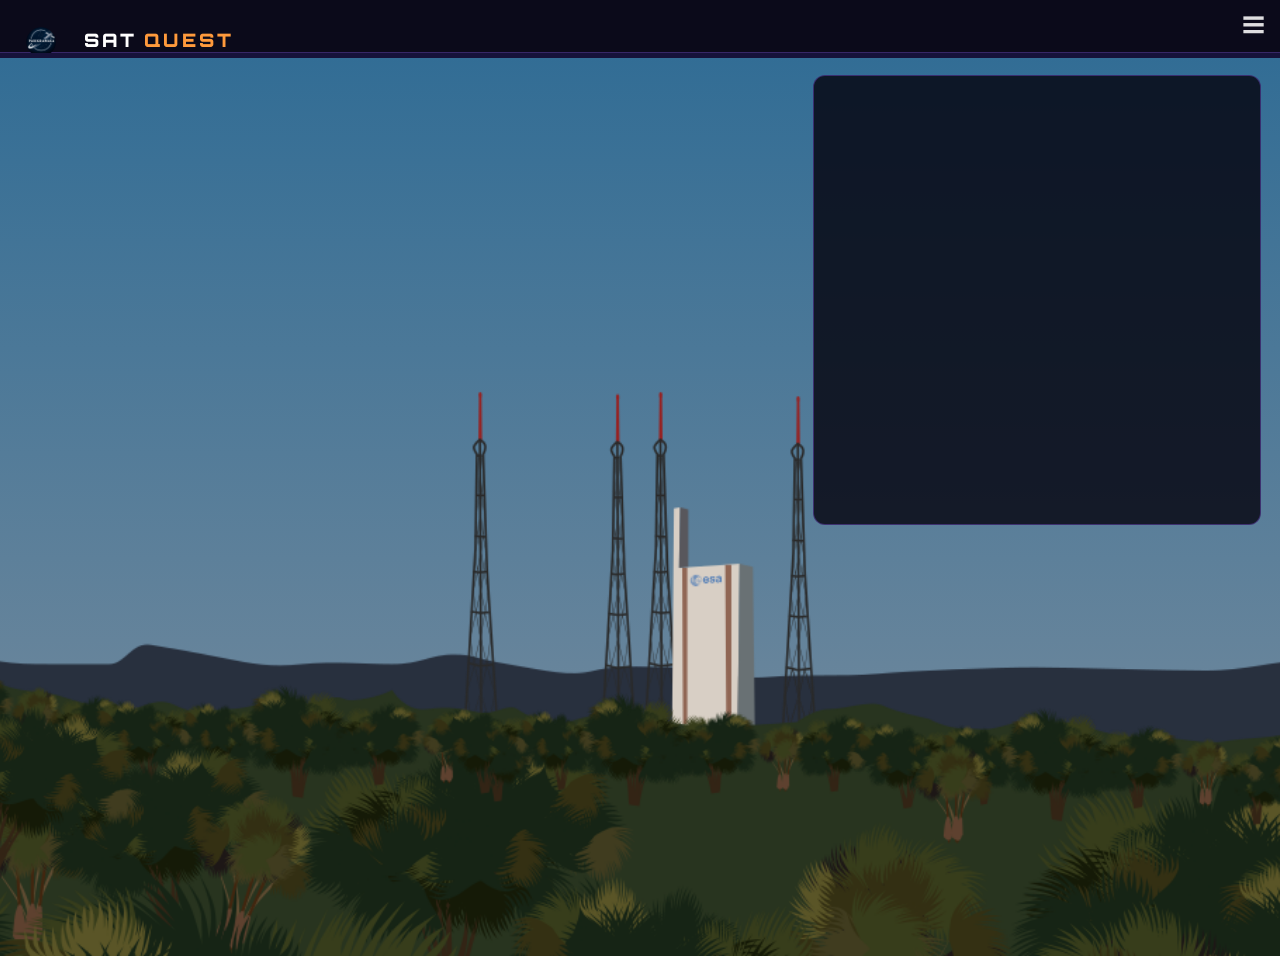
<file: launch.html>
<!DOCTYPE html>

<html>

<head>
	<meta charset="utf-8" />
	<meta name="viewport" content="width=device-width" />
	<link rel="icon" href="images/parikrama-logo.png"><title>SAT QUEST | Launch</title>
	<link rel="preconnect" href="https://fonts.googleapis.com"><link rel="stylesheet" href="https://fonts.googleapis.com/css2?family=Orbitron:wght@500;700;900&family=Rajdhani:wght@400;500;600;700&display=swap">
	<link rel="stylesheet" media="all" href="css/fonts.css" type="text/css"/>
	<link rel="stylesheet" media="all" href="css/style.css" type="text/css" />
	<link rel="stylesheet" media="all" href="css/satquest.css" type="text/css" />
	<!--[if !IE]> --><link href="tests/satellite/style-nonie.css" rel="stylesheet" type="text/css" media="screen" /><!-- <![endif]-->
	<script type="text/javascript" src="js/convertable.js"></script>
	<script type="text/javascript" src="js/rocketequation.js"></script>
	<script type="text/javascript" src="js/stuquery.js"></script>
	<script>
		
		var data = {"options":{"require-hint":true,"fix-links":false},"urls":{"beginner":"beginner.html","intermediate":"intermediate.html","advanced":"advanced.html","launch":"launch.html"},"lang":{"code":"en","name":"English"},"sections":[{"id":"bus","short":"Size","title":"Choose the size of your satellite"},{"id":"orbit","short":"Orbit","title":"Select the orbit for your satellite"},{"id":"instrument","short":"Instruments","title":"Select the instruments for your satellite","list":"Available instruments:"},{"id":"power","short":"Power","title":"Add power","list":"Available power devices:"},{"id":"rocket","short":"Rocket","title":"Build your rocket"},{"id":"launch","short":"Launch","title":"Ready to launch?"}],"bus":{"cube":{"slots":{"0x2":1,"1x1":2,"1x2":1,"3x3":1},"cost":{"value":5,"units":"credits","dimension":"currency"},"mass":{"value":1,"units":"kg","dimension":"mass"},"structure":{"value":0.3,"units":"kg","dimension":"mass"},"width":{"value":0.1,"units":"m","dimension":"length"},"height":{"value":0.1,"units":"m","dimension":"length"},"depth":{"value":0.1,"units":"m","dimension":"length"},"area":{"value":0.1,"units":"m^2","dimension":"area"},"power":{"value":5,"units":"watts","dimension":"power"}},"small":{"slots":{"2x2":2,"2x4":1,"3x3":1,"4x4":4},"cost":{"value":20,"units":"credits","dimension":"currency"},"mass":{"value":100,"units":"kg","dimension":"mass"},"structure":{"value":150,"units":"kg","dimension":"mass"},"width":{"value":1,"units":"m","dimension":"length"},"height":{"value":1,"units":"m","dimension":"length"},"depth":{"value":1,"units":"m","dimension":"length"},"area":{"value":1,"units":"m^2","dimension":"area"},"power":{"value":100,"units":"watts","dimension":"power"}},"medium":{"slots":{"2x2":4,"2x4":2,"3x3":1,"4x4":4},"cost":{"value":100,"units":"credits","dimension":"currency"},"mass":{"value":500,"units":"kg","dimension":"mass"},"structure":{"value":250,"units":"kg","dimension":"mass"},"width":{"value":2,"units":"m","dimension":"length"},"height":{"value":2.5,"units":"m","dimension":"length"},"depth":{"value":2.5,"units":"m","dimension":"length"},"area":{"value":3,"units":"m^2","dimension":"area"},"power":{"value":300,"units":"watts","dimension":"power"}},"large":{"slots":{"2x2":8,"2x4":3,"4x8":1,"3x3":1,"4x4":4},"cost":{"value":500,"units":"credits","dimension":"currency"},"mass":{"value":1000,"units":"kg","dimension":"mass"},"structure":{"value":500,"units":"kg","dimension":"mass"},"width":{"value":8,"units":"m","dimension":"length"},"height":{"value":2.5,"units":"m","dimension":"length"},"depth":{"value":2.5,"units":"m","dimension":"length"},"area":{"value":10,"units":"m^2","dimension":"area"},"power":{"value":500,"units":"watts","dimension":"power"}}},"package":{"camera-opt":{"slot":"2x2","title":"Optical camera","description":"Provides images of the ground, such as for mapping or for monitoring natural disasters. Can also be used to monitor cloud cover. The resolution depends on the orbit altitude.","texture":{"icon":"texture camera-opt"},"mass":{"value":50,"units":"kg","dimension":"mass"},"cost":{"value":10,"units":"credits","dimension":"currency"},"dimensions":[{"value":0.5,"units":"m","dimension":"length"},{"value":0.5,"units":"m","dimension":"length"},{"value":0.5,"units":"m","dimension":"length"}],"power":{"value":50,"units":"watts","dimension":"power"}},"camera-opt-hires":{"slot":"2x4","title":"High-resolution optical camera","description":"Provides very high-resolution images of the ground, such as for monitoring natural disasters, but only when used in low-Earth orbit.","texture":{"icon":"texture camera-opt-hires"},"mass":{"value":100,"units":"kg","dimension":"mass"},"cost":{"value":15,"units":"credits","dimension":"currency"},"dimensions":[{"value":1.0,"units":"m","dimension":"length"},{"value":1.0,"units":"m","dimension":"length"},{"value":0.5,"units":"m","dimension":"length"}],"power":{"value":50,"units":"watts","dimension":"power"}},"camera-mini":{"slot":"1x1","title":"Camera (miniature)","description":"Takes images of the ground","texture":{"icon":"texture camera-opt"},"mass":{"value":1,"units":"kg","dimension":"mass"},"cost":{"value":5,"units":"credits","dimension":"currency"},"dimensions":[{"value":0.05,"units":"m","dimension":"length"},{"value":0.05,"units":"m","dimension":"length"},{"value":0.1,"units":"m","dimension":"length"}],"power":{"value":10,"units":"watts","dimension":"power"}},"camera-nir":{"slot":"2x2","title":"Vegetation camera","description":"Provides infrared images of vegetation and land-usage on the ground. Only works in daylight, as it relies on reflected sunlight.","texture":{"icon":"texture camera-nir"},"mass":{"value":50,"units":"kg","dimension":"mass"},"cost":{"value":20,"units":"credits","dimension":"currency"},"dimensions":[{"value":0.5,"units":"m","dimension":"length"},{"value":0.5,"units":"m","dimension":"length"},{"value":0.5,"units":"m","dimension":"length"}],"power":{"value":100,"units":"watts","dimension":"power"}},"camera-fir":{"slot":"2x4","title":"Atmospheric camera","description":"Provides infrared images of the clouds and weather systems in the Earth's atmosphere, useful for weather forecasting and climate monitoring, even during darkness.","texture":{"icon":"texture camera-fir"},"mass":{"value":100,"units":"kg","dimension":"mass"},"cost":{"value":30,"units":"credits","dimension":"currency"},"dimensions":[{"value":1.0,"units":"m","dimension":"length"},{"value":0.5,"units":"m","dimension":"length"},{"value":0.5,"units":"m","dimension":"length"}],"power":{"value":300,"units":"watts","dimension":"power"}},"spect-opt":{"slot":"2x2","title":"Optical Spectrometer","description":"Measures detailed properties of the Earth's surface, such as deforestation.","texture":{"icon":"texture spect-opt"},"mass":{"value":50,"units":"kg","dimension":"mass"},"cost":{"value":10,"units":"credits","dimension":"currency"},"dimensions":[{"value":0.5,"units":"m","dimension":"length"},{"value":0.5,"units":"m","dimension":"length"},{"value":0.5,"units":"m","dimension":"length"}],"power":{"value":150,"units":"watts","dimension":"power"}},"spect-nir":{"slot":"2x2","title":"Vegetation Spectrometer","description":"Measures the properties of vegetation on the ground, such as type of vegetation and how healthy it is.","texture":{"icon":"texture spect-nir"},"mass":{"value":50,"units":"kg","dimension":"mass"},"cost":{"value":20,"units":"credits","dimension":"currency"},"dimensions":[{"value":0.5,"units":"m","dimension":"length"},{"value":0.5,"units":"m","dimension":"length"},{"value":0.5,"units":"m","dimension":"length"}],"power":{"value":250,"units":"watts","dimension":"power"}},"spect-fir":{"slot":"2x4","title":"Atmospheric Spectrometer","description":"Uses infrared light to measure properties of the Earth's atmosphere, such as clouds, moisture level, surface temperature and air temperature, even during darkness.","texture":{"icon":"texture spect-fir"},"mass":{"value":100,"units":"kg","dimension":"mass"},"cost":{"value":30,"units":"credits","dimension":"currency"},"dimensions":[{"value":1.0,"units":"m","dimension":"length"},{"value":1.0,"units":"m","dimension":"length"},{"value":0.5,"units":"m","dimension":"length"}],"power":{"value":300,"units":"watts","dimension":"power"}},"radar-alt":{"slot":"2x4","title":"Radar altimeter","description":"Uses radio waves to measure the height of the ground, or topography, in very high resolution. Can be used to map the surface, or provide information on the effect of earthquakes. Requires a large radio dish to work.","texture":{"icon":"texture radar-alt"},"mass":{"value":40,"units":"kg","dimension":"mass"},"cost":{"value":5,"units":"credits","dimension":"currency"},"dimensions":[{"value":1.0,"units":"m","dimension":"length"},{"value":1.0,"units":"m","dimension":"length"},{"value":0.5,"units":"m","dimension":"length"}],"power":{"value":70,"units":"watts","dimension":"power"},"requires":[{"type":"package","oneof":["dish-large"],"label":"The radar altimeter requires a large radio dish","error":"You need to include a large radio dish for the radar altimeter to work."}]},"phone-en":{"slot":"2x2","title":"Phone encoder","description":"Broadcasts signals to and from telephones across the world.","texture":{"icon":"texture phone-en"},"mass":{"value":10,"units":"kg","dimension":"mass"},"cost":{"value":1,"units":"credits","dimension":"currency"},"dimensions":[{"value":0.5,"units":"m","dimension":"length"},{"value":0.5,"units":"m","dimension":"length"},{"value":0.5,"units":"m","dimension":"length"}],"power":{"value":2,"units":"watts","dimension":"power"}},"phone-en-mini":{"slot":"1x1","title":"Miniature phone encoder","description":"Broadcasts signals to and from telephones across the world.","texture":{"icon":"texture phone-en"},"mass":{"value":10,"units":"kg","dimension":"mass"},"cost":{"value":1,"units":"credits","dimension":"currency"},"dimensions":[{"value":0.5,"units":"m","dimension":"length"},{"value":0.5,"units":"m","dimension":"length"},{"value":0.5,"units":"m","dimension":"length"}],"power":{"value":2,"units":"watts","dimension":"power"}},"atomic-clock":{"slot":"2x2","title":"Atomic clock","description":"Very accurate clock, required by navigation satellites to measure the time to very high precision.","texture":{"icon":"texture atomic-clock"},"mass":{"value":1,"units":"kg","dimension":"mass"},"cost":{"value":1,"units":"credits","dimension":"currency"},"dimensions":[{"value":0.1,"units":"m","dimension":"length"},{"value":0.1,"units":"m","dimension":"length"},{"value":0.05,"units":"m","dimension":"length"}],"power":{"value":10,"units":"watts","dimension":"power"}},"atomic-clock-small":{"slot":"1x2","title":"Atomic clock (compact)","description":"Very accurate clock, required by navigation satellites to measure the time to very high precision.","texture":{"icon":"texture atomic-clock-small"},"mass":{"value":1,"units":"kg","dimension":"mass"},"cost":{"value":1,"units":"credits","dimension":"currency"},"dimensions":[{"value":0.1,"units":"m","dimension":"length"},{"value":0.1,"units":"m","dimension":"length"},{"value":0.05,"units":"m","dimension":"length"}],"power":{"value":5,"units":"watts","dimension":"power"}},"gps-rx":{"slot":"2x2","title":"GPS receiver","description":"Used to monitor the satellite's position to very high accuracy","texture":{"icon":"texture gps-rx"},"mass":{"value":0.5,"units":"kg","dimension":"mass"},"cost":{"value":2,"units":"credits","dimension":"currency"},"dimensions":[{"value":0.05,"units":"m","dimension":"length"},{"value":0.05,"units":"m","dimension":"length"},{"value":0.1,"units":"m","dimension":"length"}],"power":{"value":5,"units":"watts","dimension":"power"}},"gps-rx-mini":{"slot":"1x1","title":"GPS receiver (miniature)","description":"Used to monitor the satellite's position to very high accuracy","texture":{"icon":"texture gps-rx"},"mass":{"value":0.5,"units":"kg","dimension":"mass"},"cost":{"value":2,"units":"credits","dimension":"currency"},"dimensions":[{"value":0.05,"units":"m","dimension":"length"},{"value":0.05,"units":"m","dimension":"length"},{"value":0.1,"units":"m","dimension":"length"}],"power":{"value":5,"units":"watts","dimension":"power"}},"dish-large":{"slot":"4x8","title":"Radio dish (large)","description":"Radio dish for controlling the satellite and transmitting data to the ground, as well as for the radar altimeter","texture":{"icon":"","class":"-bg radar","html":"<div class=\"hemisphere south\"><div class=\"inner\"></div><div class=\"dome\"></div></div>"},"mass":{"value":30,"units":"kg","dimension":"mass"},"cost":{"value":2,"units":"credits","dimension":"currency"},"dimensions":[{"value":2.0,"units":"m","dimension":"length"},{"value":2.0,"units":"m","dimension":"length"},{"value":1.0,"units":"m","dimension":"length"}],"power":{"value":0,"units":"watts","dimension":"power"}},"dish-medium":{"slot":"2x4","title":"Radio dish","description":"Radio dish for controlling the satellite and transmitting data to the ground","texture":{"icon":"","class":"-bg radio","html":"<div class=\"hemisphere south\"><div class=\"inner\"></div><div class=\"dome\"></div></div>"},"mass":{"value":20,"units":"kg","dimension":"mass"},"cost":{"value":1,"units":"credits","dimension":"currency"},"dimensions":[{"value":1.0,"units":"m","dimension":"length"},{"value":1.0,"units":"m","dimension":"length"},{"value":0.5,"units":"m","dimension":"length"}],"power":{"value":0,"units":"watts","dimension":"power"}},"dish-small":{"slot":"1x2","title":"Radio antenna (compact)","description":"Radio dish for controlling the satellite and transmitting data to the ground","texture":{"icon":"","class":"-bg radio","html":"<div class=\"hemisphere south\"><div class=\"inner\"></div><div class=\"dome\"></div></div>"},"mass":{"value":0.5,"units":"kg","dimension":"mass"},"cost":{"value":0.5,"units":"credits","dimension":"currency"},"dimensions":[{"value":0.1,"units":"m","dimension":"length"},{"value":0.05,"units":"m","dimension":"length"},{"value":0.05,"units":"m","dimension":"length"}],"power":{"value":0,"units":"watts","dimension":"power"}},"radio-antenna-cube":{"slot":"0x2","title":"Radio antenna (deployable)","description":"Deployable radio antenna capable of controlling and transmitting images & data from up to 2 instruments.","texture":{"icon":"texture radio-antenna-cube","class":"-bg","html":"<div class=\"aerials\"><div class=\"aerial1 aerial\"></div><div class=\"aerial2 aerial\"></div></div>"},"mass":{"value":0.1,"units":"kg","dimension":"mass"},"cost":{"value":0.5,"units":"credits","dimension":"currency"},"dimensions":[{"value":0.98,"units":"m","dimension":"length"},{"value":0.98,"units":"m","dimension":"length"},{"value":0.07,"units":"m","dimension":"length"}],"power":{"value":2,"units":"watts","dimension":"power"},"ref":"http://cubesatshop.com/index.php?page=shop.product.details&category.id=6&flypage=flypage.tpl&product.id=66&option=com.virtuemart&Itemid=70&vmcchk=1&Itemid=70"},"internet-en":{"slot":"2x2","title":"Internet encoder","description":"Used to broadcast the internet to people around the world.","texture":{"icon":"texture internet-en"},"mass":{"value":2,"units":"kg","dimension":"mass"},"cost":{"value":10,"units":"credits","dimension":"currency"},"dimensions":[{"value":0.5,"units":"m","dimension":"length"},{"value":0.5,"units":"m","dimension":"length"},{"value":0.5,"units":"m","dimension":"length"}],"power":{"value":20,"units":"watts","dimension":"power"}},"tv-en":{"slot":"2x2","title":"TV encoder","description":"Used to broadcast the TV to people around the world.","texture":{"icon":"texture tv-en"},"mass":{"value":2,"units":"kg","dimension":"mass"},"cost":{"value":10,"units":"credits","dimension":"currency"},"dimensions":[{"value":0.5,"units":"m","dimension":"length"},{"value":0.5,"units":"m","dimension":"length"},{"value":0.5,"units":"m","dimension":"length"}],"power":{"value":40,"units":"watts","dimension":"power"}}},"power":{"battery-large":{"slot":"2x4","title":"Large battery","description":"Stores power from solar panels to allow operation when not in sunlight","texture":{"icon":"texture battery-large"},"mass":{"value":50,"units":"kg","dimension":"mass"},"cost":{"value":20,"units":"credits","dimension":"currency"},"dimensions":[{"value":0.5,"units":"m","dimension":"length"},{"value":0.5,"units":"m","dimension":"length"},{"value":0.5,"units":"m","dimension":"length"}],"power":{"value":0,"units":"watts","dimension":"power"},"requires":[{"type":"power","oneof":["solar-panel","solar-panel-surface"],"label":"Battery requires solar panels to charge up","error":"Battery requires solar panels"}]},"battery-medium":{"slot":"2x2","title":"Medium battery","description":"Stores power from solar panels to allow operation when not in sunlight","texture":{"icon":"texture battery-medium"},"mass":{"value":25,"units":"kg","dimension":"mass"},"cost":{"value":10,"units":"credits","dimension":"currency"},"dimensions":[{"value":0.5,"units":"m","dimension":"length"},{"value":0.5,"units":"m","dimension":"length"},{"value":0.5,"units":"m","dimension":"length"}],"power":{"value":0,"units":"watts","dimension":"power"},"requires":[{"type":"power","oneof":["solar-panel","solar-panel-surface"],"label":"Battery requires solar panels to charge up","error":"Battery requires solar panels"}]},"battery-small":{"slot":"1x1","title":"Small battery","description":"Stores power from solar panels to allow operation when not in sunlight","texture":{"icon":"texture battery-small"},"mass":{"value":1,"units":"kg","dimension":"mass"},"cost":{"value":15,"units":"credits","dimension":"currency"},"dimensions":[{"value":0.05,"units":"m","dimension":"length"},{"value":0.05,"units":"m","dimension":"length"},{"value":0.05,"units":"m","dimension":"length"}],"power":{"value":0,"units":"watts","dimension":"power"},"requires":[{"type":"power","oneof":["solar-panel","solar-panel-surface"],"label":"Battery requires solar panels to charge up","error":"Battery requires solar panels"}]},"rtg":{"slot":"2x4","title":"RTG","description":"A \"Radioisotope Thermal Generator\" (RTG) uses nuclear technology to provide power. Due to safety concerns, it can't be used in low-Earth orbit.","texture":{"icon":"texture rtg"},"mass":{"value":60,"units":"kg","dimension":"mass"},"cost":{"value":30,"units":"credits","dimension":"currency"},"dimensions":[{"value":0.5,"units":"m","dimension":"length"},{"value":0.5,"units":"m","dimension":"length"},{"value":1.0,"units":"m","dimension":"length"}],"power":{"value":300,"units":"watts","dimension":"power"},"requires":[{"type":"orbit","showin":"power","oneof":["MEO","HEO","GEO"],"label":"RTG cannot be used in low-Earth orbit","error":"Can't use an RTG in low-Earth orbit"}]},"solar-panel-surface":{"slot":"3x3","title":"Body-mounted solar panel","description":"Solar panels mounted onto surface of satellite, collecting sunlight to provide power. Can power instruments, or charge up batteries.","mass":{"value":5,"units":"kg","dimension":"mass"},"cost":{"value":15,"units":"credits","dimension":"currency"},"dimensions":[{"value":1.0,"units":"m","dimension":"length"},{"value":1.0,"units":"m","dimension":"length"}],"power":{"value":150,"units":"watts","dimension":"power"},"comments":"Costs are per unit area. Area defined by satellite size."},"solar-panel":{"slot":"4x4","max":4,"title":"Deployable solar panel","description":"Solar panels deployed from edge of satellite, collecting sunlight to provide power. Can power instruments, or charge up batteries.","mass":{"value":10,"units":"kg","dimension":"mass"},"cost":{"value":20,"units":"credits","dimension":"currency"},"dimensions":[{"value":1.0,"units":"m","dimension":"length"},{"value":1.0,"units":"m","dimension":"length"}],"power":{"value":300,"units":"watts","dimension":"power"}}},"firststage":[{"key":"None","type":"","diameter":{"value":0,"units":"m","dimension":"length"},"height":{"value":0.0,"units":"m","dimension":"length"},"drymass":{"value":0,"units":"kg","dimension":"mass"},"cost":{"value":0,"units":"credits","dimension":"currency"},"thrust":{"value":0,"units":"kN","dimension":"force"},"fuel":{"value":0,"units":"kg","dimension":"mass"},"impulse":{"value":0,"units":"s","dimension":"time"},"notes":"No stage"},{"key":"S","type":"Solid-fuel rocket","diameter":{"value":1,"units":"m","dimension":"length"},"height":{"value":12.0,"units":"m","dimension":"length"},"drymass":{"value":10500,"units":"kg","dimension":"mass"},"cost":{"value":12,"units":"credits","dimension":"currency"},"thrust":{"value":2200,"units":"kN","dimension":"force"},"fuel":{"value":88000,"units":"kg","dimension":"mass"},"impulse":{"value":280,"units":"s","dimension":"time"},"notes":"Based on Vega 1st stage (https://en.wikipedia.org/wiki/Vega_(rocket))"},{"key":"M","type":"Liquid-fuel rocket","diameter":{"value":2,"units":"m","dimension":"length"},"height":{"value":30.0,"units":"m","dimension":"length"},"drymass":{"value":9000,"units":"kg","dimension":"mass"},"cost":{"value":23,"units":"credits","dimension":"currency"},"thrust":{"value":1500,"units":"kN","dimension":"force"},"fuel":{"value":120000,"units":"kg","dimension":"mass"},"impulse":{"value":300,"units":"s","dimension":"time"},"notes":"Based on Soyuz 1st stage (http://www.spaceflight101.com/soyuz-2-1v.html)"},{"key":"L","type":"Liquid-fuel rocket","diameter":{"value":4.5,"units":"m","dimension":"length"},"height":{"value":40.0,"units":"m","dimension":"length"},"drymass":{"value":24000,"units":"kg","dimension":"mass"},"cost":{"value":60,"units":"credits","dimension":"currency"},"thrust":{"value":6000,"units":"kN","dimension":"force"},"fuel":{"value":400000,"units":"kg","dimension":"mass"},"impulse":{"value":280,"units":"s","dimension":"time"},"notes":"Based on Falcon 9 first stage (http://www.spaceflight101.com/falcon-9-v11.html)"},{"key":"XL","type":"Liquid-fuel rocket","diameter":{"value":8,"units":"m","dimension":"length"},"height":{"value":50.0,"units":"m","dimension":"length"},"drymass":{"value":85000,"units":"kg","dimension":"mass"},"cost":{"value":220,"units":"credits","dimension":"currency"},"thrust":{"value":7400,"units":"kN","dimension":"force"},"fuel":{"value":900000,"units":"kg","dimension":"mass"},"impulse":{"value":360,"units":"s","dimension":"time"},"notes":"Based on SLS (https://en.wikipedia.org/wiki/Space_Launch_System)"},{"key":"XXL","type":"Liquid-fuel rocket","diameter":{"value":10,"units":"m","dimension":"length"},"height":{"value":42.0,"units":"m","dimension":"length"},"drymass":{"value":130000,"units":"kg","dimension":"mass"},"cost":{"value":370,"units":"credits","dimension":"currency"},"thrust":{"value":34000,"units":"kN","dimension":"force"},"fuel":{"value":2000000,"units":"kg","dimension":"mass"},"impulse":{"value":263,"units":"s","dimension":"time"},"notes":"Based on Saturn V 1st stage (https://en.wikipedia.org/wiki/Saturn_V)"}],"secondstage":[{"key":"None","type":"","diameter":{"value":0,"units":"m","dimension":"length"},"height":{"value":0.0,"units":"m","dimension":"length"},"drymass":{"value":0,"units":"kg","dimension":"mass"},"cost":{"value":0,"units":"credits","dimension":"currency"},"thrust":{"value":0,"units":"kN","dimension":"force"},"fuel":{"value":0,"units":"kg","dimension":"mass"},"impulse":{"value":0,"units":"s","dimension":"time"},"notes":"No stage"},{"key":"XS","type":"Solid-fuel rocket","diameter":{"value":1,"units":"m","dimension":"length"},"height":{"value":17,"units":"m","dimension":"length"},"drymass":{"value":2000,"units":"kg","dimension":"mass"},"cost":{"value":5,"units":"credits","dimension":"currency"},"thrust":{"value":480,"units":"kN","dimension":"force"},"fuel":{"value":15000,"units":"kg","dimension":"mass"},"impulse":{"value":280,"units":"s","dimension":"time"},"notes":"Based on Pegasus (http://www.astronautix.com/engines/pegasus1.htm)"},{"key":"S","type":"Solid-fuel rocket","diameter":{"value":2,"units":"m","dimension":"length"},"height":{"value":14,"units":"m","dimension":"length"},"drymass":{"value":3000,"units":"kg","dimension":"mass"},"cost":{"value":10,"units":"credits","dimension":"currency"},"thrust":{"value":870,"units":"kN","dimension":"force"},"fuel":{"value":24000,"units":"kg","dimension":"mass"},"impulse":{"value":290,"units":"s","dimension":"time"},"notes":"Based on Vega 2nd stage (https://en.wikipedia.org/wiki/Vega_(rocket))"},{"key":"M","type":"Liquid-fuel rocket","diameter":{"value":3,"units":"m","dimension":"length"},"height":{"value":7,"units":"m","dimension":"length"},"drymass":{"value":2400,"units":"kg","dimension":"mass"},"cost":{"value":15,"units":"credits","dimension":"currency"},"thrust":{"value":300,"units":"kN","dimension":"force"},"fuel":{"value":25000,"units":"kg","dimension":"mass"},"impulse":{"value":360,"units":"s","dimension":"time"},"notes":"Based on Soyuz 2nd stage (https://en.wikipedia.org/wiki/Soyuz_(rocket_family)#First_stage)"},{"key":"L","type":"Liquid-fuel rocket","diameter":{"value":4.5,"units":"m","dimension":"length"},"height":{"value":15,"units":"m","dimension":"length"},"drymass":{"value":4000,"units":"kg","dimension":"mass"},"cost":{"value":20,"units":"credits","dimension":"currency"},"thrust":{"value":800,"units":"kN","dimension":"force"},"fuel":{"value":90000,"units":"kg","dimension":"mass"},"impulse":{"value":340,"units":"s","dimension":"time"},"notes":"Based on Falcon 9 2nd stage (http://www.spaceflight101.com/falcon-9-v11.html)"},{"key":"XL","type":"Liquid-fuel rocket","diameter":{"value":8,"units":"m","dimension":"length"},"height":{"value":15,"units":"m","dimension":"length"},"drymass":{"value":6000,"units":"kg","dimension":"mass"},"cost":{"value":30,"units":"credits","dimension":"currency"},"thrust":{"value":400,"units":"kN","dimension":"force"},"fuel":{"value":129000,"units":"kg","dimension":"mass"},"impulse":{"value":460,"units":"s","dimension":"time"},"notes":"Based on SLS (https://en.wikipedia.org/wiki/Space_Launch_System)"},{"key":"XXL","type":"Liquid-fuel rocket","diameter":{"value":10,"units":"m","dimension":"length"},"height":{"value":25,"units":"m","dimension":"length"},"drymass":{"value":40000,"units":"kg","dimension":"mass"},"cost":{"value":50,"units":"credits","dimension":"currency"},"thrust":{"value":4400,"units":"kN","dimension":"force"},"fuel":{"value":450000,"units":"kg","dimension":"mass"},"impulse":{"value":421,"units":"s","dimension":"time"},"notes":"Based on Saturn V 2nd stage (https://en.wikipedia.org/wiki/Saturn_V)"}],"thirdstage":[{"key":"None","type":"","diameter":{"value":0,"units":"m","dimension":"length"},"height":{"value":0.0,"units":"m","dimension":"length"},"drymass":{"value":0,"units":"kg","dimension":"mass"},"cost":{"value":1,"units":"credits","dimension":"currency"},"thrust":{"value":0,"units":"kN","dimension":"force"},"fuel":{"value":0,"units":"kg","dimension":"mass"},"impulse":{"value":0,"units":"s","dimension":"time"},"notes":"No stage"},{"key":"S","type":"Solid-fuel rocket","diameter":{"value":2,"units":"m","dimension":"length"},"height":{"value":2,"units":"m","dimension":"length"},"drymass":{"value":1300,"units":"kg","dimension":"mass"},"cost":{"value":2,"units":"credits","dimension":"currency"},"thrust":{"value":260,"units":"kN","dimension":"force"},"fuel":{"value":10000,"units":"kg","dimension":"mass"},"impulse":{"value":315,"units":"s","dimension":"time"},"notes":"Based on Vega 3rd stage (https://en.wikipedia.org/wiki/Vega_(rocket))"},{"key":"M","type":"Solid-fuel rocket","diameter":{"value":3,"units":"m","dimension":"length"},"height":{"value":7,"units":"m","dimension":"length"},"drymass":{"value":2400,"units":"kg","dimension":"mass"},"cost":{"value":4,"units":"credits","dimension":"currency"},"thrust":{"value":300,"units":"kN","dimension":"force"},"fuel":{"value":22000,"units":"kg","dimension":"mass"},"impulse":{"value":360,"units":"s","dimension":"time"},"notes":"Based on Inertial Upper Stage (https://en.wikipedia.org/wiki/Inertial_Upper_Stage)"},{"key":"L","type":"Liquid-fuel rocket","diameter":{"value":8,"units":"m","dimension":"length"},"height":{"value":19,"units":"m","dimension":"length"},"drymass":{"value":13500,"units":"kg","dimension":"mass"},"cost":{"value":8,"units":"credits","dimension":"currency"},"thrust":{"value":1000,"units":"kN","dimension":"force"},"fuel":{"value":110000,"units":"kg","dimension":"mass"},"impulse":{"value":420,"units":"s","dimension":"time"},"notes":"Based on Saturn V 3rd stage (https://en.wikipedia.org/wiki/Saturn_V)"},{"key":"XL","type":"Liquid-fuel rocket","diameter":{"value":10,"units":"m","dimension":"length"},"height":{"value":19,"units":"m","dimension":"length"},"drymass":{"value":13500,"units":"kg","dimension":"mass"},"cost":{"value":10,"units":"credits","dimension":"currency"},"thrust":{"value":1500,"units":"kN","dimension":"force"},"fuel":{"value":110000,"units":"kg","dimension":"mass"},"impulse":{"value":420,"units":"s","dimension":"time"},"notes":"Based on Saturn V 3rd stage (https://en.wikipedia.org/wiki/Saturn_V)"}],"boosters":[{"key":"M","type":"Solid-fuel rocket","diameter":{"value":3,"units":"m","dimension":"length"},"height":{"value":45,"units":"m","dimension":"length"},"drymass":{"value":90000,"units":"kg","dimension":"mass"},"cost":{"value":20,"units":"credits","dimension":"currency"},"thrust":{"value":12000,"units":"kN","dimension":"force"},"fuel":{"value":500000,"units":"kg","dimension":"mass"},"impulse":{"value":240,"units":"s","dimension":"time"},"notes":"Based on Space Shuttle SRB"}],"payloadbay":[{"key":"None","size":0,"type":"","diameter":{"value":0,"units":"m","dimension":"length"},"height":{"value":0.0,"units":"m","dimension":"length"},"payload":{"value":0,"units":"kg","dimension":"mass"},"drymass":{"value":0,"units":"kg","dimension":"mass"},"cost":{"value":0,"units":"credits","dimension":"currency"}},{"key":"XS","size":1,"type":"Payload","diameter":{"value":1,"units":"m","dimension":"length"},"height":{"value":2,"units":"m","dimension":"length"},"payload":{"value":500,"units":"kg","dimension":"mass"},"drymass":{"value":500,"units":"kg","dimension":"mass"},"cost":{"value":1,"units":"credits","dimension":"currency"}},{"key":"S","size":2,"type":"Payload","diameter":{"value":2,"units":"m","dimension":"length"},"height":{"value":5,"units":"m","dimension":"length"},"payload":{"value":1500,"units":"kg","dimension":"mass"},"drymass":{"value":1000,"units":"kg","dimension":"mass"},"cost":{"value":1,"units":"credits","dimension":"currency"}},{"key":"M","size":3,"type":"Payload","diameter":{"value":4,"units":"m","dimension":"length"},"height":{"value":8,"units":"m","dimension":"length"},"payload":{"value":3000,"units":"kg","dimension":"mass"},"drymass":{"value":5000,"units":"kg","dimension":"mass"},"cost":{"value":3,"units":"credits","dimension":"currency"}},{"key":"L","size":4,"type":"Payload","diameter":{"value":8,"units":"m","dimension":"length"},"height":{"value":10,"units":"m","dimension":"length"},"payload":{"value":5000,"units":"kg","dimension":"mass"},"drymass":{"value":10000,"units":"kg","dimension":"mass"},"cost":{"value":8,"units":"credits","dimension":"currency"}},{"key":"XL","size":5,"type":"Payload","diameter":{"value":10,"units":"m","dimension":"length"},"height":{"value":15,"units":"m","dimension":"length"},"payload":{"value":10000,"units":"kg","dimension":"mass"},"drymass":{"value":20000,"units":"kg","dimension":"mass"},"cost":{"value":10,"units":"credits","dimension":"currency"}}],"orbit":{"LEO":{"title":"Low-Earth orbit","description":"Satellites in low-Earth orbit pass over a different part of the Earth in each orbit. It is cheaper to send satellites to Low-Earth orbit than other orbits and satellites here can be reached for repairs. Low-Earth orbit satellites can look at small areas in high detail for short periods of time.","altitude":{"value":400,"units":"km","dimension":"length"},"period":{"value":90,"units":"minutes","dimension":"time"}},"MEO":{"title":"Medium-Earth orbit","description":"Satellites in medium-Earth orbit are higher above the Earth than low-Earth orbits, but lower than geostationary orbits. They cover a different part of Earth in each orbit. They can see a larger area in less detail than low-Earth orbits.","altitude":{"value":2000,"units":"km","dimension":"length"},"period":{"value":2,"units":"hours","dimension":"time"}},"HEO":{"title":"Highly-elliptical orbit","description":"Highly-elliptical orbits are much closer to the Earth at one point in their orbit than another, giving an elongated (elliptical) rather than circular orbit. They are useful for covering areas including polar regions. More than one satellite can be used for continuous coverage of an area.","altitude":{"value":20000,"units":"km","dimension":"length"},"period":{"value":12,"units":"hours","dimension":"time"}},"GEO":{"title":"Geo-stationary orbit","description":"Satellites in geostationary orbits stay above the same location on Earth near the equator and complete a full orbit in 24 hours. They are much higher above the Earth's surface than other orbits, so can see the entire hemisphere in less detail.","altitude":{"value":35786,"units":"km","dimension":"length"},"period":{"value":24,"units":"hours","dimension":"time"}}},"scenarios":{"NAV":{"title":"Navigation","description":"The global positioning system is made up of 24 satellites that orbit at an altitude of <span data-dimension=\"length\" data-units=\"km\" data-value=\"20000\" class=\"value convertable\">20,000 km</span> above the surface of the Earth. The difference in time for signals received from four satellites is used to calculate the exact location of a GPS receiver on Earth.","image":{"file":"images/png/icon-nav.png","alt":"Navigation","credit":"parkjisun"},"missions":[{"title":"Satellite Navigation System","description":"Uses signals from four navigation satellites so satnav users can find their location on Earth. Need to be able to see half a hemisphere at a time, measure time accurately and transmit signals of the location.","launch":"Welcome to the launch of the UK Space Agency's latest navigation satellite that will allow people to accurately determine their position on Earth.","success":"Congratulations, your navigation satellite is now sending people accurate information about their position on Earth on behalf of the UK Space Agency.","image":{"file":"images/png/icon-mapmarker.png","alt":"Satellite Navigation System","credit":"Housin Aziz"},"budget":{"value":200,"units":"credits","dimension":"currency"},"requires":[{"type":"package","oneof":["atomic-clock","atomic-clock-small"],"label":"Needs to be able to measure time very accurately","error":"You are not able to measure the time accurately enough."},{"type":"package","oneof":["dish-large","dish-medium","dish-small","radio-antenna-cube"],"label":"A way to send signals to the groud.","error":"Your satellite does not have any way to transmit timing signals to people on the ground."},{"type":"orbit","oneof":["HEO","GEO","MEO"],"label":"See large areas of the planet at one time.","error":"The orbit you have chosen does not allow you to see a large enough area of the the whole planet."},{"type":"power","oneof":["battery-small","battery-small","battery-medium","battery-large","rtg"],"label":"Provide power even when not in sunlight.","error":"The orbit you have chosen does not allow you to see a large enough area of the the whole planet."}]},{"title":"Map-making","description":"Map the surface of the Earth. Need to be able to take images of small areas of the Earth's surface and measure the height of the ground in high detail.","launch":"Welcome to the launch of the UK Space Agency's latest navigation satellite that will accurately map the surface of the Earth.","success":"Congratulations, your navigation satellite is now accurately mapping the surface of the Earth on behalf of the UK Space Agency.","image":{"file":"images/png/icon-topography.png","alt":"Map-making","credit":"parkjisun"},"budget":{"value":800,"units":"credits","dimension":"currency"},"requires":[{"type":"package","oneof":["camera-opt-hires"],"label":"An instrument capable of high resolution images.","error":"An instrument capable of high resolution images."},{"type":"package","oneof":["dish-large","dish-medium","dish-small","radio-antenna-cube"],"label":"A way to send signals to the groud.","error":"Your satellite does not have any way to transmit timing signals to people on the ground."},{"type":"package","oneof":["dish-large","dish-medium","dish-small","radio-antenna-cube"],"label":"A way to send signals to the groud.","error":"Your satellite does not have any way to transmit timing signals to people on the ground."},{"type":"package","oneof":["radar-alt"],"label":"To measure the height of the ground in very high resolution.","error":"You do not have a way to measure the height of the Earth's surface."},{"type":"orbit","oneof":["LEO"],"label":"See detail of planet surface.","error":"The orbit you have chosen does not allow your satellite to see the planet surface in enough detail."},{"type":"power","oneof":["battery-small","battery-small","battery-medium","battery-large","rtg"],"label":"Provide power even when not in sunlight.","error":"The orbit you have chosen does not allow your satellite to see the planet surface in enough detail."}]}]},"COMMS":{"title":"Communication","description":"These satellites are used for television, phone or internet transmissions. For example, the Optus D1 satellite is in a geostationary orbit above the equator and has a coverage footprint to provide signals to all of Australia and New Zealand.","image":{"file":"images/png/icon-comms.png","alt":"Communication","credit":"Creative Stall"},"missions":[{"title":"Satellite telephone system","description":"Lets people talk over the phone from remote regions of the world using satellites.","launch": "Welcome to the launch of your team's satellite, designed to connect isolated Arctic researchers and transmit vital climate data.","success": "Congratulations! Your satellite is now helping isolated Arctic researchers communicate and transmit vital climate data across the region.","image":{"file":"images/svg/mobile-alt-white.svg","alt":"Satellite telephone system","credit":"Plainicon"},"budget":{"value":100,"units":"credits","dimension":"currency"},"requires":[{"type":"package","oneof":["dish-large","dish-medium","dish-small","radio-antenna-cube"],"label":"A way to send signals.","error":"Your satellite does not have a way to send signals to the ground."},{"type":"package","oneof":["phone-en","phone-en-mini"],"label":"A way to broadcast phone signals.","error":"Your satellite does not have a way to broadcast phone signals"},{"type":"orbit","oneof":["GEO"],"label":"Satellite is continuously above one area of Earth","error":"The orbit you have chosen means your satellite is not continuously above one area of Earth."},{"type":"power","oneof":["battery-small","battery-medium","battery-large","rtg"],"label":"Provide power even when not in sunlight.","error":"The orbit you have chosen means your satellite is not continuously above one area of Earth."}]},{"title":"Satellite TV","description":"Provide satellite TV to people on the ground. These satellites stay above the same point in the sky to receive TV signals from the ground and transmit them to other areas on Earth.","launch":"Welcome to the launch of your team's satellite, designed to connect isolated Arctic researchers and transmit vital climate data.","success":"Congratulations! Your satellite is now helping isolated Arctic researchers communicate and transmit vital climate data across the region.","image":{"file":"images/png/icon-tv.png","alt":"Satellite TV","credit":"Hakan Yalcin"},"budget":{"value":500,"units":"credits","dimension":"currency"},"requires":[{"type":"package","oneof":["dish-large","dish-medium","dish-small","radio-antenna-cube"],"label":"A way to send signals to the ground.","error":"You do not have a way to send signals to the ground."},{"type":"package","oneof":["tv-en"],"label":"A way to encode TV signals.","error":"You do not have a way to encode TV signals."},{"type":"orbit","oneof":["GEO"],"label":"Satellite is continuously above one area of Earth.","error":"The orbit you have chosen means your satellite is not continuously above one area of Earth."},{"type":"power","oneof":["battery-small","battery-medium","battery-large","rtg"],"label":"Provide power even when not in sunlight.","error":"The orbit you have chosen means your satellite is not continuously above one area of Earth."}]},{"title":"Satellite internet","description":"Connect to the internet from remote regions of the world using satellites. These satellites receive signals from the ground and transmit them to other areas on Earth.","launch":"Welcome to the launch of the UK Space Agency's latest communication satellite that will help people from all over the world connect to the internet.","success":"Congratulations, your communication satellite is now helping people connect to the internet from regions all over the world on behalf of the UK Space Agency.","image":{"file":"images/svg/icon-wifi-white.svg","alt":"Satellite internet","credit":"parkjisun"},"budget":{"value":200,"units":"credits","dimension":"currency"},"requires":[{"type":"package","oneof":["dish-large","dish-medium","dish-small","radio-antenna-cube"],"label":"A way to send signals to the ground.","error":"You do not have a way to send signals to the ground."},{"type":"package","oneof":["internet-en"],"label":"A way to encode internet signals.","error":"You do not have a way to encode internet signals."},{"type":"orbit","oneof":["GEO"],"label":"Satellite is continuously above one area of Earth","error":"The orbit you have chosen means your satellite is not continuously above one area of Earth."},{"type":"power","oneof":["battery-small","battery-medium","battery-large","rtg"],"label":"Provide power even when not in sunlight.","error":"The orbit you have chosen means your satellite is not continuously above one area of Earth."}]}]},"EO":{"title":"Earth Observation","description":"These satellites are used to image clouds and measure temperature and rainfall. Both geostationary and low Earth orbits are used depending on the type of weather satellite. Weather satellites are used to help with more accurate weather forecasting. These are used to photograph and image the Earth. Low Earth orbits are mainly used so that more detailed images can be produced.","image":{"file":"images/png/icon-eo.png","alt":"Earth Observation","credit":"Rflor"},"missions":[{"title":"Weather forecasting","description":"Monitor weather systems so forecasters can predict future weather. Weather satellites need to be able to take images of clouds and use infrared light to measure the temperatures of the ground and ocean.","launch":"Welcome to the launch of your latest earth observation satellite, designed to help forecasters around the world predict future weather.","success":"Congratulations, your earth observation satellite is now helping forecasters around the world to predict future weather.","image":{"file":"images/png/icon-cloud.png","alt":"Weather forecasting","credit":"Megan Mitchell"},"budget":{"value":250,"units":"credits","dimension":"currency"},"requires":[{"type":"package","oneof":["dish-large","dish-medium","dish-small","radio-antenna-cube"],"label":"A way to send signals.","error":"You do not have a way to send signals to the ground."},{"type":"package","oneof":["camera-fir"],"label":"This camera can be used to measure cloud types and temperatures on Earth.","error":"You do not have a way to identify cloud types and measure temperatures on Earth."},{"type":"package","oneof":["camera-opt"],"label":"To take images of clouds and weather systems on Earth.","error":"You do not have a way to take images of the weather on Earth."},{"type":"orbit","oneof":["LEO"],"label":"See detail of Earth's weather systems.","error":"The orbit you have chosen does not allow you to see the Earth's weather systems in enough detail."},{"type":"power","oneof":["battery-small","battery-medium","battery-large","rtg"],"label":"Provide power even when not in sunlight.","error":"The orbit you have chosen does not allow you to see the Earth's weather systems in enough detail."}]},{"title":"Vegetation mapping","description":"Map the plants over the surface of the Earth using infrared images of the Earth's surface and transmit the images back to the ground.","launch":"Welcome to the launch of your latest earth observation satellite, designed to map vegetation across the Earth's surface using infrared images.","success":"Congratulations, your earth observation satellite is now mapping the plants across the surface of the Earth using infrared images.","image":{"file":"images/png/icon-plant.png","alt":"Vegetation mapping","credit":"Clockwise"},"budget":{"value":200,"units":"credits","dimension":"currency"},"requires":[{"type":"package","oneof":["dish-large","dish-medium","dish-small","radio-antenna-cube"],"label":"A way to transmit signals to the ground.","error":"You do not have a way to transmit signals to the ground."},{"type":"package","oneof":["camera-nir","spect-nir"],"label":"To take images of the vegetation on Earth.","error":"You do not have a way to take images of the vegetation on Earth."},{"type":"orbit","oneof":["LEO"],"label":"See detail of Earth's weather systems.","error":"The orbit you have chosen does not allow you to see the vegetation in enough detail."},{"type":"power","oneof":["battery-small","battery-medium","battery-large","rtg"],"label":"Provide power even when not in sunlight.","error":"The orbit you have chosen does not allow you to see the vegetation in enough detail."}]},{"title":"Natural disaster monitoring","description":"When natural disasters occur, satellites are used to assess the damage. High resolution images are needed to see and transmit the detail of the damage, so satellites must orbit close to the Earth. Infrared cameras can show floods and fires. Radio waves can show regions of earth deformation, such as after earthquakes.","launch":"Welcome to the launch of your latest earth observation satellite, designed to assess damage caused by natural disasters including forest fires, floods and earthquakes.","success":"Congratulations, your earth observation satellite is now helping to assess the damage caused by natural disasters including forest fires, floods and eathquakes.","image":{"file":"images/png/icon-disaster.png","alt":"Natural disaster monitoring","credit":"Leadway Global LLC"},"budget":{"value":800,"units":"credits","dimension":"currency"},"requires":[{"type":"package","oneof":["camera-opt-hires"],"label":"To take high resolution images of Earth where disaster has occured.","error":"You do not have a way to take high resolution images of Earth where disaster has occured."},{"type":"package","oneof":["dish-large","dish-medium","dish-small","radio-antenna-cube"],"label":"A way to transmit signals to the ground.","error":"You do not have a way to transmit signals to the ground."},{"type":"package","oneof":["radar-alt"],"label":"To measure the height and deformation of the ground in very high resolution.","error":"You do not have a way to measure the height of the surface, such as for earthquakes."},{"type":"package","oneof":["camera-nir"],"label":"To monitor vegetation, for example during forest fires.","error":"You do not have a way to monitor vegetation in disaster regions."},{"type":"orbit","oneof":["LEO"],"label":"To see fine detail of planet surface.","error":"The orbit you have chosen does not allow you to see the disaster region in enough detail."},{"type":"power","oneof":["battery-small","battery-medium","battery-large","rtg"],"label":"Provide power even when not in sunlight.","error":"The orbit you have chosen does not allow you to see the disaster region in enough detail."}]},{"title":"Surface mapping","description":"Measure the varying height of land and oceans over the Earth's surface.","launch":"Welcome to the launch of your latest earth observation satellite, designed to measure the varying height of land and oceans across the Earth's surface.","success":"Congratulations, your earth observation satellite is now measuring the varying height of land and oceans over the Earth's surface.","image":{"file":"images/png/icon-surface.png","alt":"Surface mapping","credit":"OCHA Visual Information Unit"},"budget":{"value":1000,"units":"credits","dimension":"currency"},"requires":[{"type":"package","oneof":["radar-alt"],"label":"To measure the height of the ground in very high resolution.","error":"You do not have a way to measure the height of the ground in very high resolution."},{"type":"package","oneof":["dish-large","dish-medium","dish-small","radio-antenna-cube"],"label":"A way to transmit signals to the ground.","error":"You do not have a way to transmit signals to the ground."},{"type":"package","oneof":["gps-rx"],"label":"A way to know the satellite position to high precision","error":"You do not have a way to locate the position of the satellite accurately."},{"type":"orbit","oneof":["LEO"],"label":"To see fine detail on the planet surface.","error":"The orbit you have chosen does not allow you to see the planet surface in enough detail."},{"type":"power","oneof":["battery-small","battery-medium","battery-large","rtg"],"label":"Provide power even when not in sunlight.","error":"The orbit you have chosen does not allow you to see the planet surface in enough detail."}]}]}},"rocket":{"requires":[{"type":"rocket","is":"stable","label":"Your rocket must be stable","error":"Your rocket is top heavy. Try to make sure it is stable before launching"},{"type":"rocket","is":"fueled","label":"Your rocket needs enough power to reach orbit.","error":"Your rocket is not powerful enough to launch."},{"type":"rocket","is":"bigenough","label":"Your rocket payload bay needs to be big enough to hold your satellite.","error":"Your rocket payload bay is not big enough to hold your satellite."}]},"missionreq":{"requires":[{"type":"goal","is":"inbudget","label":"You need sufficient funds.","error":"You no not have sufficient funds."},{"type":"power","is":"powered","label":"You need sufficient power.","error":"You no not have sufficient power."}]},"launch":{"prep":{"checklist":"<p>We've detected problems with your mission. These should be fixed before trying to launch or your mission will fail. You haven't met these requirements:</p>$requirementslist$","goforlaunch":"Congratulations, final checks have shown that your mission is ready for launch. You have a suitable rocket and a satellite that will achieve your goals. Mission Control is waiting for you to give the OK.","button":"Launch?"},"countdown":"Count down","liftoff":"Lift off!","stage":{"ignition":"Stage $stage$ ignition","fuel-exhausted":"Stage $stage$ fuel exhausted","separation":"Stage $stage$ separation"},"elapsed-time":"T$value$","current-speed":"Current speed: $value$","orbit-achieved":"$orbit$ achieved","payload-bay-open":"Payload bay opened","deployed":"Satellite deployed","solar-panels":{"deploying":"Deploying solar panels","deployed":"Solar panels deployed"},"operational":"Satellite operational","launchanother":"Launch another mission"}};
		var level = "advanced";
		
		var lang = "en"
	</script>
	<script type="text/javascript" src="js/rocketscientist.js"></script>
	<script type="text/javascript" src="js/rocketscientist.launcher.js"></script>
</head>

<body class="launch">



	<div id="application">

		<header>

			<div id="bar">

				<div class="barmenu">

					<div class="baritem left padded">

						<h1><a href="index.html"><img class="sq-club" src="images/parikrama-logo.png" alt="Parikramaka"><span class="sq-logo">SAT<b>QUEST</b></span></a></h1>

					</div>

					<div class="baritem">

						<button class="togglebtn togglemenu" title="Menu"><img src="images/cleardot.gif" class="icon menu" alt="" /></button></a>
						
						<menu id="menu" class="dropdown not-at-start">
							<!--li class="baritem" data="level"><button title="Change the difficulty"><img src="images/cleardot.gif" class="icon difficulty" alt="" /><span>Difficulty</span></button></li-->
							<li class="baritem guide" data="guide"><button title="Guide"><img src="images/cleardot.gif" class="icon guide" alt="" /><span>Guide</span></button></li>
							<li class="baritem units" data="units"><button title="Change the units"><img src="images/cleardot.gif" class="icon options" alt="" /><span>Units</span></button></li>
							<li class="baritem about" data="about"><button title="About"><img src="images/cleardot.gif" class="icon info" alt="" /><span>About</span></button></li>
							<li class="baritem help" data="help"><button title="Help"><img src="images/cleardot.gif" class="icon help" alt="" /><span>Help</span></button></li>
							<li class="baritem fullscreen not-at-start" data="fullscreen"><button title="Switch between viewing fullscreen or in a standard browser window"><img alt="" class="icon fullscreen" src="images/cleardot.gif" /><span>Toggle fullscreen</span></button></li>
						</menu>

					</div>

				</div>

			</div>

			<div id="progressbar"><div class="progress-inner"></div></div>

		</header>



		<div id="main">

			<section id="launch" class="view">

				<div class="page">

					<div class="msg noscriptmsg">Oops! The interactive parts of <em>Classroom rocket scientist</em> need Javascript to be enabled. Sorry about that.</div>

					<p>Preparing launch...</p>

					<div id="update"></div>



					<div id="satellite" class="satellite-holder threeD not-at-start">

						

						<div class="holder" data-size="cube">
							<div class="satellite satellite-c not-level-1 not-level-2">
	<div class="row rowflat"><div class="slot slot-empty slot1 slot0x2"><div class="faces"><div class="face back"></div><div class="face right"></div><div class="face top"></div><div class="face left"></div><div class="face front"></div></div></div></div>
	<div class="row"><div class="slot slot-empty slot1 slot1x1 solar-left"><div class="faces"><div class="face back"></div><div class="face top"></div><div class="face left"></div><div class="face front"></div></div></div><div class="slot slot-empty slot2 slot1x1 solar-right"><div class="faces"><div class="face back"></div><div class="face right"></div><div class="face top"></div><div class="face left"></div><div class="face front"></div></div></div></div>
	<div class="row"><div class="slot slot-empty slot1 slot1x2 solar-left solar-right downwards"><div class="faces"><div class="face back"></div><div class="face right"></div><div class="face top"></div><div class="face left"></div><div class="face front"></div></div></div></div>
</div>


						</div>

						

						<div class="holder" data-size="large">
							<div class="satellite satellite-l">
	<div class="solar-panels"><span class="label">Solar panels (left):</span><ol></ol></div>
	<div class="solar-panels"><span class="label">Solar panels (right):</span><ol></ol></div>
	<div class="row"><div class="slot slot-empty slot2 slot2x4 solar-left upwards solar-right"><div class="faces"><div class="face back"></div><div class="face right"></div><div class="face top"></div><div class="face left"></div><div class="face front"></div></div></div></div>
	<div class="row"><div class="slot slot-empty slot2 slot2x2 solar-left"><div class="faces"><div class="face back"></div><div class="face top"></div><div class="face left"></div><div class="face front"></div></div></div><div class="slot slot-empty slot3 slot2x2 solar-right"><div class="faces"><div class="face back"></div><div class="face right"></div><div class="face top"></div><div class="face front"></div></div></div></div>
	<div class="row"><div class="slot slot-empty slot2 slot2x2 solar-left"><div class="faces"><div class="face back"></div><div class="face top"></div><div class="face left"></div><div class="face front"></div></div></div><div class="slot slot-empty slot3 slot2x2 solar-right"><div class="faces"><div class="face back"></div><div class="face right"></div><div class="face top"></div><div class="face front"></div></div></div></div>
	<div class="row"><div class="slot slot-empty slot1 slot2x4 solar-top down"><div class="faces"><div class="face back"></div><div class="face top"></div><div class="face left"></div><div class="face front"></div></div></div><div class="slot slot-empty slot2 slot2x2"><div class="faces"><div class="face back"></div><div class="face top"></div><div class="face left"></div><div class="face front"></div></div></div><div class="slot slot-empty slot3 slot2x2"><div class="faces"><div class="face back"></div><div class="face top"></div><div class="face front"></div></div></div></div>
	<div class="row"><div class="slot slot-empty slot2 slot2x2"><div class="faces"><div class="face back"></div><div class="face left"></div><div class="face front"></div></div></div><div class="slot slot-empty slot3 slot2x2"><div class="faces"><div class="face back"></div><div class="face front"></div></div></div><div class="slot slot-empty slot4 slot2x4 up solar-top"><div class="faces"><div class="face back"></div><div class="face right"></div><div class="face top"></div><div class="face front"></div></div></div></div>
	<div class="row rowbig"><div class="slot slot-empty slot1 slot4x8 solar-top downwards"><div class="faces"><div class="face back"></div><div class="face right"></div><div class="face top"></div><div class="face left"></div><div class="face front"></div></div></div></div>
</div>


						</div>

						

						<div class="holder" data-size="medium">
							<div class="satellite satellite-m">
	<div class="solar-panels"><span class="label">Solar panels (left):</span><ol></ol></div>
	<div class="solar-panels"><span class="label">Solar panels (right):</span><ol></ol></div>
	<div class="row"><div class="slot slot-empty slot1 slot2x4 solar-left solar-right upwards"><div class="faces"><div class="face back"></div><div class="face right"></div><div class="face top"></div><div class="face left"></div><div class="face front"></div></div></div></div>
	<div class="row"><div class="slot slot-empty slot1 slot2x2 solar-left"><div class="faces"><div class="face back"></div><div class="face top"></div><div class="face left"></div><div class="face front"></div></div></div><div class="slot slot-empty slot2 slot2x2 solar-right"><div class="faces"><div class="face back"></div><div class="face right"></div><div class="face top"></div><div class="face front"></div></div></div></div>
	<div class="row"><div class="slot slot-empty slot1 slot2x2 solar-left"><div class="faces"><div class="face back"></div><div class="face top"></div><div class="face left"></div><div class="face front"></div></div></div><div class="slot slot-empty slot2 slot2x2 solar-right"><div class="faces"><div class="face back"></div><div class="face right"></div><div class="face top"></div><div class="face front"></div></div></div></div>
	<div class="row"><div class="slot slot-empty slot1 slot2x4 solar-left solar-right downwards"><div class="faces"><div class="face back"></div><div class="face right"></div><div class="face top"></div><div class="face left"></div><div class="face front"></div></div></div></div>
</div>


						</div>

						

						<div class="holder" data-size="small">
							<div class="satellite satellite-s">
	<div class="solar-panels"><span class="label">Solar panels (left):</span><ol></ol></div>
	<div class="solar-panels"><span class="label">Solar panels (right):</span><ol></ol></div>
	<div class="row"><div class="slot slot-empty slot1 slot2x4 solar-left solar-right upwards"><div class="faces"><div class="face back"></div><div class="face right"></div><div class="face top"></div><div class="face left"></div><div class="face front"></div></div></div></div>
	<div class="row"><div class="slot slot-empty slot1 slot2x2 solar-left downwards"><div class="faces"><div class="face back"></div><div class="face top"></div><div class="face left"></div><div class="face front"></div></div></div><div class="slot slot-empty slot2 slot2x2 solar-right bottom"><div class="faces"><div class="face back"></div><div class="face right"></div><div class="face top"></div><div class="face left"></div><div class="face front"></div></div></div></div>
</div>


						</div>

						

					</div>



					<div id="terminal">

					</div>

					<div id="sky">

					</div>

					<div id="launchpad">

						<div id="launchpad-bg" class="scenery">

						</div>

						<div id="launchpad-mg">

							<div class="rocket-holder rocket" id="vehicle">

								<div class="holder">

									<div class="stage payloadbay"><div class="part"></div></div><div class="stage thirdstage"><div class="part"></div></div><div class="stage secondstage"><div class="part"></div></div><div class="stage firststage"><div class="part"></div></div>

								</div>

							</div>

						</div>

						<div id="launchpad-fg" class="scenery">

						</div>

					</div>

				</div>

			</section>

		</div>

		<section id="units" class="not-at-start fullpage">

			<div class="container">

				<div class="padded">

					<a class="close" title="Close" href="#">&times;</a>

					<h2>Change units:</h2>

					<form id="optionform">

						<ul>

							<li><label for="changecurrency">Currency units:</label> <select name="changecurrency" id="changecurrency" data-units="currency"><option selected="selected" value="credits">Credits</option><option selected="selected" value="GBP">British Pounds £</option><option value="USD">US Dollars $</option><option value="EUR">Euros €</option><option value="JPY">Japanese Yen ¥</option><option value="CAD">Canadian Dollars C$</option><option value="AUD">Austrialian Dollars $</option><option value="CHF">Swiss Francs Fr.</option><option value="SEK">Swedish Krona kr</option><option value="CNY">Chinese Yuan ¥</option><option value="INR">Indian Rupees ₨</option><option value="RUB">Russian Ruble RUB</option><option value="DBL">Doubloons DBL</option></select></li>

							<li><label for="changelength">Length units:</label> <select name="changelength" id="changelength" data-units="length"><option selected="selected" value="m">Metres</option><option value="ft">Feet</option><option value="cubit">Cubits</option><option value="bluewhale">Blue Whales</option><option value="yard">Yards</option></select></li>

							<li><label for="changemass">Mass units:</label> <select name="changemass" id="changemass" data-units="mass"><option selected="selected" value="kg">Kilograms</option><option value="lb">Pounds</option><option value="elephant">Elephants</option></select></li>

							<li><label for="changeenergy">Power units:</label> <select name="changepower" id="changepower" data-units="power"><option selected="selected" value="watts">watts</option><option value="horsepower">horsepower</option></select></li>

						</ul>

					</form>

				</div>

			</div>

		</section>

	</div>



	<style id="customstylesheet"></style>



</body>

</html>
</file>
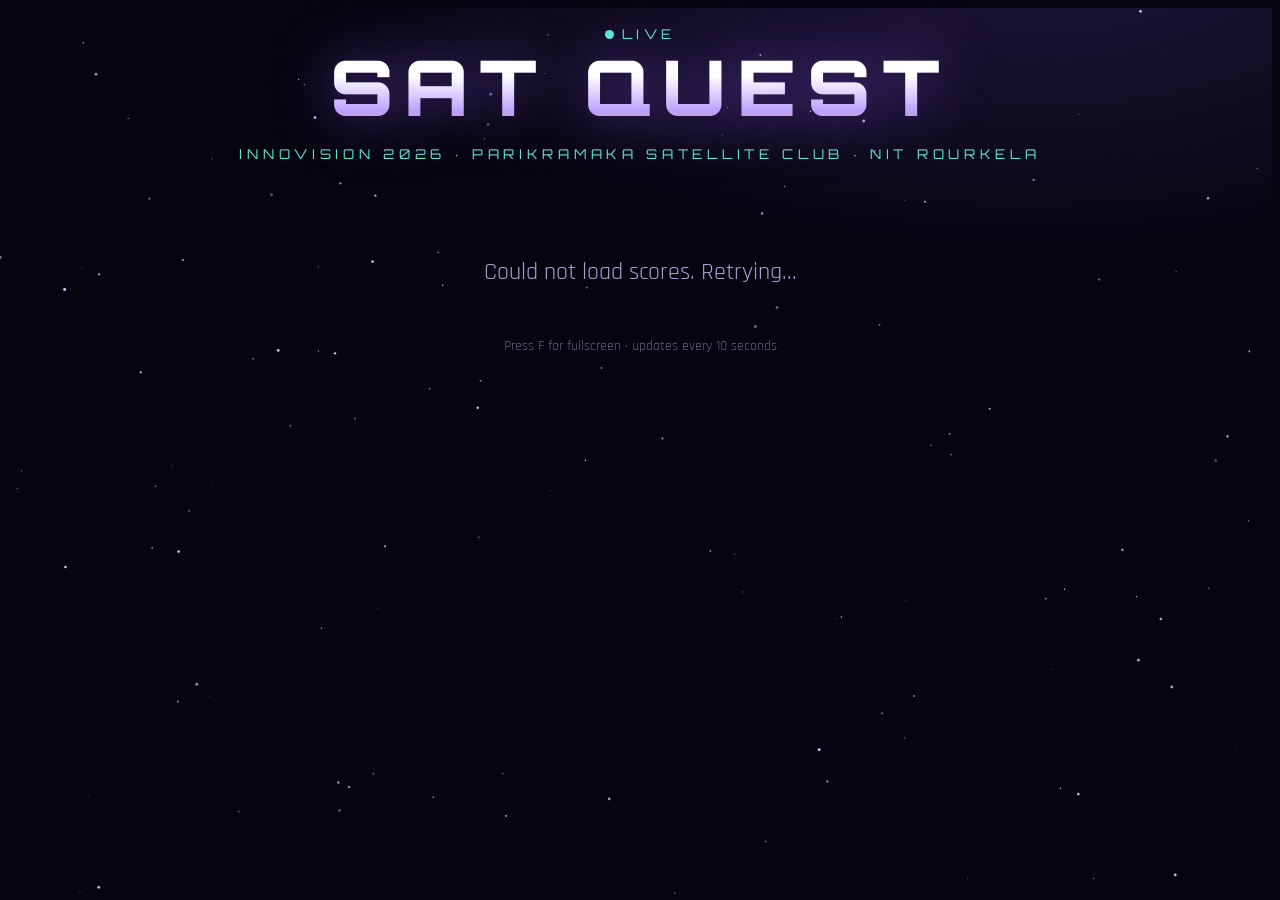
<file: projector.html>
<!DOCTYPE html>
<html lang="en"><head><meta charset="utf-8"><meta name="viewport" content="width=device-width, initial-scale=1">
<meta name="robots" content="noindex,nofollow"><title>SAT QUEST Live Board</title><link rel="icon" href="images/parikrama-logo.png">
<link rel="stylesheet" href="https://fonts.googleapis.com/css2?family=Orbitron:wght@500;700;900&family=Rajdhani:wght@400;500;600;700&display=swap">
<link rel="stylesheet" href="css/satquest.css"><script src="js/config.js"></script></head>
<body class="sq-home"><canvas id="stars"></canvas>
<div id="pjLock"><img src="images/parikrama-logo.png" width="90" style="border-radius:50%" alt=""><div class="sq-eyebrow">ORGANISERS ONLY</div><input id="pin" type="password" placeholder="PIN" autofocus><div class="sqerr" id="pinErr"></div></div>
<div class="sq-wrap pj" style="max-width:1400px">
  <div class="pj-head"><div class="pj-live">LIVE</div><h1 class="sq-title" style="font-size:clamp(2.4rem,6vw,5rem);margin:.1em 0">SAT QUEST</h1><div class="sq-eyebrow">INNOVISION 2026 &middot; PARIKRAMAKA SATELLITE CLUB &middot; NIT ROURKELA</div></div>
  <div class="pj-top" id="top"></div>
  <table class="pj-list"><tbody id="rest"></tbody></table>
  <div class="pj-msg" id="msg"></div>
  <div class="pj-hint">Press F for fullscreen &middot; updates every 10 seconds</div>
</div>
<script>
function fmt(t){t=Math.max(0,Number(t)||0);return String(Math.floor(t/60)).padStart(2,'0')+':'+String(t%60).padStart(2,'0')}
var timer=null;
function unlock(){document.getElementById('pjLock').style.display='none';sessionStorage.setItem('pj','1');load();timer=setInterval(load,10000)}
var PIN=String((window.SQ&&SQ.ORGANISER_PIN)||'');
if(!PIN||sessionStorage.getItem('pj')==='1')unlock();
document.getElementById('pin').onkeydown=function(e){if(e.key==='Enter'){if(this.value===PIN)unlock();else{document.getElementById('pinErr').textContent='Wrong PIN';this.value=''}}};
addEventListener('keydown',function(e){if((e.key==='f'||e.key==='F')&&e.target.tagName!=='INPUT'){document.fullscreenElement?document.exitFullscreen():document.documentElement.requestFullscreen()}});
function el(t,c,x){var e=document.createElement(t);if(c)e.className=c;if(x!==undefined)e.textContent=x;return e}
function render(rows){var top=document.getElementById('top'),rest=document.getElementById('rest'),msg=document.getElementById('msg');top.innerHTML='';rest.innerHTML='';
msg.textContent=rows.length?'':'Waiting for the first team to launch...';
rows.slice(0,3).forEach(function(r,i){var c=el('div','pj-card p'+(i+1));c.appendChild(el('div','pj-rank','#'+(i+1)));c.appendChild(el('div','pj-name',r.team));c.appendChild(el('div','pj-score',r.score));c.appendChild(el('div','pj-meta','Cost '+r.cost+' · Time left '+fmt(r.timeLeft)));top.appendChild(c)});
rows.slice(3,10).forEach(function(r,i){var tr=el('tr');tr.appendChild(el('td','',i+4));tr.appendChild(el('td','',r.team));tr.appendChild(el('td','m','Cost '+r.cost+' · '+fmt(r.timeLeft)));tr.appendChild(el('td','s',r.score));rest.appendChild(tr)})}
function load(){var msg=document.getElementById('msg');
if(!(window.SQ&&SQ.SHEET_URL)){msg.textContent='Not connected yet. Add the Google Sheet URL in js/config.js.';return}
fetch(SQ.SHEET_URL).then(function(r){return r.json()}).then(function(d){render(d.rows||[])}).catch(function(){msg.textContent='Could not load scores. Retrying...'})}
(function(){var c=document.getElementById('stars'),x=c.getContext('2d'),s=[];function r(){c.width=innerWidth;c.height=innerHeight;s=[];for(var i=0;i<140;i++)s.push({x:Math.random()*c.width,y:Math.random()*c.height,r:Math.random()*1.3+.2,p:Math.random()*6})}
addEventListener('resize',r);r();(function d(t){x.clearRect(0,0,c.width,c.height);x.fillStyle='#cfc6ff';s.forEach(function(a){x.globalAlpha=.4+.6*Math.abs(Math.sin(t/1400+a.p));x.beginPath();x.arc(a.x,a.y,a.r,0,7);x.fill()});requestAnimationFrame(d)})(0)})();
</script></body></html>
</file>
<file: css/satquest.css>
:root{--bg:#05040f;--panel:rgba(20,16,48,.78);--line:rgba(139,92,246,.35);--violet:#8b5cf6;--teal:#5eead4;--orange:#ff9a3c;--text:#e8e6ff;--muted:#a49fd0}
html,body{background:var(--bg)!important;color:var(--text)!important;font-family:'Rajdhani','Helvetica Neue',Arial,sans-serif!important;font-size:105%}
body{background:radial-gradient(1200px 600px at 80% -10%,rgba(139,92,246,.22),transparent 60%),radial-gradient(900px 500px at 0% 100%,rgba(255,154,60,.12),transparent 60%),var(--bg)!important;background-attachment:fixed!important}
h1,h2,h3,h4,#bar h1,button.fancy,nav a{font-family:'Orbitron','Rajdhani',sans-serif!important;letter-spacing:.06em}
h1,h2,h3,h4,strong,label{color:#fff!important}
a{color:var(--teal)}
header,#bar,.dropdown{background:rgba(5,4,15,.88)!important;background-image:none!important;border-bottom:1px solid var(--line);backdrop-filter:blur(8px)}
.sq-logo{font-family:'Orbitron',sans-serif;font-weight:900;color:#fff;letter-spacing:.18em;font-size:1.05em;text-decoration:none}
.sq-logo b{color:var(--orange);margin-left:.35em;font-weight:900}
#bar a{text-decoration:none}
nav{background:rgba(10,8,30,.85)!important;border-bottom:1px solid var(--line)}
nav a{color:var(--text)!important}nav a:hover{color:var(--teal)!important}
.view,.padded,.container,.fullpage{color:var(--text)}
.fullpage .container,#messages>*,#summary>*{background:var(--panel)!important;border:1px solid var(--line);border-radius:14px;box-shadow:0 0 40px rgba(139,92,246,.2)}
.list>*,.item,.option,.listitem,.card{background:var(--panel)!important;border:1px solid var(--line)!important;color:var(--text)!important;border-radius:10px}
.list>*:hover,.item:hover,.option:hover{border-color:var(--teal)!important;box-shadow:0 0 18px rgba(94,234,212,.35)}
.selected,.active,.chosen{border-color:var(--orange)!important;box-shadow:0 0 22px rgba(255,154,60,.45)!important}
.blueprint,.isogrid{background-color:#0a0820!important;border:1px solid var(--line);border-radius:12px}
button.fancy,button.btn,.btn{background:linear-gradient(135deg,#7c3aed,#ff7a59)!important;color:#fff!important;border:0!important;border-radius:999px;padding:.7em 1.6em;text-shadow:none;box-shadow:0 0 24px rgba(139,92,246,.55);cursor:pointer}
button.fancy:hover{filter:brightness(1.15);box-shadow:0 0 34px rgba(255,154,60,.6)}
button.fancy:disabled{background:#2a2750!important;box-shadow:none;color:#777!important}
select,input{background:#0e0b2a;color:var(--text);border:1px solid var(--line);border-radius:6px}
.coin-icon,.weight-icon,.power-icon{filter:hue-rotate(40deg)}
#progressbar{background:#120f30!important}.progress-inner{background:linear-gradient(90deg,var(--violet),var(--teal),var(--orange))!important}
#overlay{background:#05040f!important;color:var(--teal);font-family:'Orbitron',sans-serif;letter-spacing:.2em}
/* landing page */
body.sq-home{overflow-x:hidden}
#stars{position:fixed;inset:0;z-index:0;width:100%;height:100%}
.sq-wrap{position:relative;z-index:1;max-width:1080px;margin:0 auto;padding:0 1.4rem}
.sq-top{display:flex;justify-content:space-between;align-items:center;padding:1.2rem 0;font-family:'Orbitron',sans-serif;font-size:.75rem;letter-spacing:.2em;color:var(--muted)}
.sq-top b{color:var(--orange)}
.sq-hero{text-align:center;padding:4.5rem 0 3rem}
.sq-eyebrow{font-family:'Orbitron',sans-serif;letter-spacing:.35em;font-size:.8rem;color:var(--teal)}
.sq-title{font-family:'Orbitron',sans-serif;font-weight:900;font-size:clamp(3rem,12vw,8rem);line-height:1;margin:.3em 0 .1em;letter-spacing:.08em;background:linear-gradient(180deg,#fff 30%,#b8a2ff 70%,var(--orange));-webkit-background-clip:text;background-clip:text;color:transparent!important;filter:drop-shadow(0 0 28px rgba(139,92,246,.6))}
.sq-tag{font-size:1.4rem;color:var(--muted);max-width:640px;margin:0 auto 2rem}
.sq-orbit{position:relative;width:200px;height:200px;margin:2.5rem auto 0}
.sq-orbit .planet{position:absolute;inset:55px;display:block;cursor:pointer;transition:.3s;border-radius:50%;background:radial-gradient(circle at 30% 30%,#a78bfa,#4c1d95 60%,#120a30);box-shadow:0 0 60px rgba(139,92,246,.7)}
.sq-orbit .ring{position:absolute;inset:0;border:1px dashed rgba(94,234,212,.5);border-radius:50%;animation:spin 9s linear infinite;pointer-events:none;z-index:2}
.sq-orbit .sat{position:absolute;top:-20px;left:50%;margin-left:-20px;width:40px;height:40px;display:flex;align-items:center;justify-content:center;font-size:28px;text-decoration:none;pointer-events:auto;cursor:pointer;animation:spin 9s linear infinite reverse;border-radius:50%;transition:box-shadow .2s}
.sq-orbit .sat:hover,.sq-orbit .sat:focus{box-shadow:0 0 22px 6px rgba(255,154,60,.7);background:rgba(255,154,60,.15);outline:none}
.sq-orbit .ring.paused,.sq-orbit .ring.paused .sat{animation-play-state:paused}
.sq-orbit .planet:hover{box-shadow:0 0 90px rgba(94,234,212,.8);transform:scale(1.06)}
.sq-hint{text-align:center;color:var(--muted);font-size:1rem;letter-spacing:.06em;margin-top:2.2rem;min-height:1.5em}
.sq-brand{display:flex;align-items:center;gap:.7rem;color:#fff}.sq-brand img{width:38px;height:38px;border-radius:50%}
.sq-herologo{width:130px;height:130px;border-radius:50%;box-shadow:0 0 40px rgba(139,92,246,.6);margin-bottom:1.2rem}
.sq-club{width:30px;height:30px;border-radius:50%;vertical-align:middle;margin-right:.6rem}
.requirements{display:none!important}
.sq-orbit .ring.r2{inset:-22px;border-color:rgba(255,154,60,.35);animation-duration:16s;animation-direction:reverse}
.sq-orbit .ring.r2:before{content:"●";position:absolute;left:50%;color:var(--orange);font-size:14px;top:-9px}
@keyframes spin{to{transform:rotate(360deg)}}
.sq-sec{padding:2.5rem 0}
.sq-sec h2{font-size:1.5rem;text-align:center;margin-bottom:1.6rem}
.sq-grid{display:grid;grid-template-columns:repeat(auto-fit,minmax(220px,1fr));gap:1rem}
.sq-card{background:var(--panel);border:1px solid var(--line);border-radius:14px;padding:1.3rem;transition:.25s}
.sq-card:hover{transform:translateY(-4px);border-color:var(--teal);box-shadow:0 0 28px rgba(94,234,212,.3)}
.sq-card .n{font-family:'Orbitron',sans-serif;color:var(--orange);font-size:1.5rem}
.sq-card h3{margin:.3em 0;font-size:1rem}
.sq-card p{color:var(--muted);margin:0;line-height:1.4}
.sq-about{background:var(--panel);border:1px solid var(--line);border-radius:18px;padding:2rem;box-shadow:0 0 50px rgba(139,92,246,.2);text-align:center}
.sq-about p{max-width:760px;margin:.8rem auto;color:var(--text);font-size:1.15rem;line-height:1.5}
.sq-foot{text-align:center;color:var(--muted);padding:2.5rem 0 3rem;font-size:.95rem;letter-spacing:.08em}
.sq-cta{display:inline-block;text-decoration:none;font-size:1rem}

/* ===== builder pages: full dark theme ===== */
section.view,section.view.slide,#main{background:transparent!important}
section.view .padded,.padder,.holder-inner,.list-right,.slider-container,li.stage,.paddedsmall{background:var(--panel)!important;color:var(--text)!important;border-color:var(--line)!important}
section.view .padded{backdrop-filter:blur(4px)}
section.view p,section.view li,section.view span,section.view div{color:var(--text)}
section.view h1,section.view h2,section.view h3{color:#fff!important}
/* type & mission cards: replace red/green/blue/purple blocks with a unified neon palette */
.holder .image{background:linear-gradient(135deg,#2a1466,#5b21b6 60%,#7c3aed)!important;border-radius:14px 14px 0 0;border:1px solid var(--line);border-bottom:0}
.holder .image:has(+ .padded){box-shadow:inset 0 -30px 40px rgba(5,4,15,.5)}
.holder .padded,.holder-inner{border:1px solid var(--line);border-top:0!important;border-radius:0 0 14px 14px}
.holder:hover .image{background:linear-gradient(135deg,#0f766e,#5eead4 120%)!important}
.holder:hover{filter:drop-shadow(0 0 18px rgba(94,234,212,.35))}
.holder .image img,img.icon,.icon{filter:drop-shadow(0 0 6px rgba(94,234,212,.7))}
.holder.COMMS .image,.holder.comms .image{background:linear-gradient(135deg,#3b1a7a,#8b5cf6)!important}
.holder.EO .image,.holder.eo .image{background:linear-gradient(135deg,#064e4a,#14b8a6)!important}
.holder.NAV .image,.holder.nav .image{background:linear-gradient(135deg,#7c2d12,#ff9a3c)!important}
/* section headers/nav tabs */
nav li,nav li.padded{background:transparent!important}
nav a{background:transparent!important}
nav li.next a:after,nav li.prev a:before{color:var(--orange)!important}
nav li.current a,nav a.current,nav .selected a{color:var(--orange)!important;border-bottom:2px solid var(--orange)}
/* lists */
.list-right,.list .item,li.stage{border:1px solid var(--line)!important;border-radius:10px;margin:.35em 0}
.list-right:hover,li.stage:hover{border-color:var(--teal)!important;box-shadow:0 0 16px rgba(94,234,212,.35)}
li.stage.selected,.list-right.selected{border-color:var(--orange)!important;background:rgba(255,154,60,.12)!important;box-shadow:0 0 20px rgba(255,154,60,.4)}
/* meters & sliders */
.meter{background:#16123a!important;border:1px solid var(--line)}
.meter>div,.meter .bar,.meter-inner{background:linear-gradient(90deg,var(--violet),var(--teal))!important}
input[type=range]{accent-color:var(--orange)}
/* blueprint grids: neon grid */
.blueprint,.isogrid{background-image:linear-gradient(rgba(139,92,246,.18) 1px,transparent 1px),linear-gradient(90deg,rgba(139,92,246,.18) 1px,transparent 1px)!important;background-size:28px 28px!important;background-color:#070518!important}
/* top bar stats */
.togglecost,.togglemass,.togglepower,.togglebtn{color:var(--text)!important;background:transparent!important}
.togglecost:hover,.togglemass:hover,.togglepower:hover{color:var(--teal)!important}
.dropdown li button,menu button{color:var(--text)!important;background:transparent!important}
.dropdown li:hover{background:rgba(139,92,246,.25)!important}
/* launch screen */
section#launch{background:radial-gradient(800px 400px at 50% 0,rgba(139,92,246,.25),transparent 70%),#05040f!important}
#fixme{color:var(--orange)!important;border:1px solid var(--orange);border-radius:8px}
table{color:var(--text)}th,td{border-color:var(--line)!important}
a.close{color:var(--orange)!important}
::-webkit-scrollbar{width:10px}::-webkit-scrollbar-thumb{background:#3b2a8a;border-radius:6px}::-webkit-scrollbar-track{background:#0b0a1a}

/* satellite / rocket blocks: grey -> violet-teal */
.rocket-holder .stage{filter:sepia(1) hue-rotate(215deg) saturate(2.6) brightness(.95)}

nav h2,section.view nav h2,.row-top h2{opacity:1!important;color:#fff!important;text-shadow:0 0 14px rgba(139,92,246,.8)}
.row-top p,.row-top .intro{color:var(--muted)!important;position:relative}

/* fixes: heading dimmed by nav overlay, coloured list bars */
nav{background:transparent!important;pointer-events:none}
nav a,nav li{pointer-events:auto}
.row-top h2,section.view h2{position:relative;z-index:3}
.list li .list-left,.list .list-left,.list-left{background:linear-gradient(180deg,#4c1d95,#8b5cf6)!important;border-color:transparent!important}
.list li:hover .list-left{background:linear-gradient(180deg,#0f766e,#5eead4)!important}
.list li.selected .list-left{background:linear-gradient(180deg,#c2410c,#ff9a3c)!important}
.list li{background:var(--panel)!important;border:1px solid var(--line)!important;border-radius:10px;overflow:hidden}
.list li.selected{border-color:var(--orange)!important;box-shadow:0 0 20px rgba(255,154,60,.4)}
.list li .list-right{background:transparent!important;border:0!important;box-shadow:none!important}
.stage{border-radius:10px}
.list-bar,.list li .list-bar,[class*="bg-"].list-bar{background:linear-gradient(180deg,#4c1d95,#8b5cf6)!important}
.list li.selected .list-bar{background:linear-gradient(180deg,#c2410c,#ff9a3c)!important}
.list li:hover .list-bar{background:linear-gradient(180deg,#0f766e,#5eead4)!important}
.power-icon,.baritem .power-icon{filter:hue-rotate(20deg) saturate(.8)}

/* rocket builder */
.rocket-builder,.slider,.slider-container,.slider ul,.slider-container .slider{background:rgba(10,8,32,.6)!important}
.slider button.prev,.slider button.next{background:transparent!important;color:var(--orange)!important}
li.stage .stage-holder{background:transparent!important}
li.stage .part,.stage .part{background:linear-gradient(90deg,rgba(139,92,246,.55),rgba(94,234,212,.35))!important}
li.stage{border:1px solid var(--orange)!important}
.sq-logo:focus,#bar a:focus{outline:none}
.sq-title{padding-bottom:.15em}
.sq-orbit{width:240px;height:240px}
.sq-orbit .planet{inset:70px}
.sq-orbit .sat{font-size:34px;width:48px;height:48px;margin-left:-24px;top:-24px}

/* nav buttons must stay clickable */
.row-top h2,section.view h2,.row-top p,section.view .row-top p{pointer-events:none}
nav{pointer-events:none;z-index:10}
nav ol,nav li,nav a,nav a *{pointer-events:auto;cursor:pointer}
nav a{position:relative;z-index:11}

/* keep title + Back / Next buttons pinned while scrolling */
nav{position:absolute!important;top:0;left:0;right:0;height:3em;z-index:50}
section.view .row-top{position:sticky!important;top:58px;z-index:60;background:rgba(5,4,15,.94);border-bottom:1px solid var(--line);backdrop-filter:blur(6px)}
nav li a{background:rgba(10,8,30,.92)!important;border:1px solid var(--line);border-radius:999px;padding:0 1.1em!important;display:inline-flex;align-items:center;height:2.2em;margin:.35em .9em;box-shadow:0 0 18px rgba(139,92,246,.35)}
nav li a:hover{border-color:var(--orange)}
nav a.disabled{opacity:.35;pointer-events:none!important;box-shadow:none}
section.view .row-top{top:56px}
section.view .row-top p{font-size:.88em;line-height:1.3;margin:.2em 1em .5em}

/* timer + result screen */
#sqTimer{position:absolute;left:50%;top:6px;transform:translateX(-50%);text-align:center;font-family:'Orbitron',sans-serif;color:#fff;line-height:1.1;pointer-events:none;z-index:5}
#sqTimer .tm{font-size:1.35rem;font-weight:700;letter-spacing:.12em;text-shadow:0 0 12px rgba(94,234,212,.8)}
#sqTimer small{display:block;font-size:.6rem;letter-spacing:.2em;color:var(--muted);text-transform:uppercase}
#sqTimer.warn .tm{color:var(--orange);text-shadow:0 0 14px rgba(255,154,60,.9)}
#sqTimer.danger .tm{color:#ff4d6d;text-shadow:0 0 16px rgba(255,77,109,.9);animation:blink 1s steps(2) infinite}
@keyframes blink{50%{opacity:.45}}
#sqResult{position:fixed;inset:0;z-index:9999;display:flex;align-items:center;justify-content:center;background:rgba(5,4,15,.92);backdrop-filter:blur(6px);overflow:auto;padding:1rem}
#sqResult .sqbox{background:var(--panel);border:1px solid var(--line);border-radius:18px;padding:2rem 2.4rem;max-width:520px;width:100%;text-align:center;box-shadow:0 0 60px rgba(139,92,246,.45)}
.sqk{font-family:'Orbitron',sans-serif;letter-spacing:.3em;color:var(--teal);font-size:.8rem}
#sqResult h2{margin:.4em 0 .2em}
.sqscore{font-family:'Orbitron',sans-serif;font-size:4.5rem;font-weight:900;background:linear-gradient(180deg,#fff,var(--orange));-webkit-background-clip:text;background-clip:text;color:transparent}
.sqscore small{font-size:1.2rem;color:var(--muted);-webkit-text-fill-color:var(--muted)}
#sqResult table{width:100%;margin:.5rem 0;border-collapse:collapse}#sqResult td{padding:.4em;border-bottom:1px solid var(--line);text-align:left}#sqResult td:last-child{text-align:right;color:var(--orange);font-weight:700}
#sqResult ul{text-align:left;color:var(--muted)}
.sqmuted{color:var(--muted)}
.sqbtns{display:flex;gap:.8rem;justify-content:center;flex-wrap:wrap;margin-top:1rem}
.sqbtn{display:inline-block;text-decoration:none;cursor:pointer;border:0;color:#fff;font-family:'Orbitron',sans-serif;font-size:.85rem;padding:.8em 1.6em;border-radius:999px;background:linear-gradient(135deg,#7c3aed,#ff7a59);box-shadow:0 0 24px rgba(139,92,246,.55)}
.sqbtn.alt{background:transparent;border:1px solid var(--line);box-shadow:none}

/* team modal + leaderboard */
.sqmodal{position:fixed;inset:0;z-index:100;background:rgba(5,4,15,.85);backdrop-filter:blur(6px);display:flex;align-items:center;justify-content:center;padding:1rem}
.sqmodal[hidden]{display:none}
.sqbox2{background:var(--panel);border:1px solid var(--line);border-radius:18px;padding:2rem;max-width:440px;width:100%;text-align:center;box-shadow:0 0 60px rgba(139,92,246,.5)}
.sqbox2 input{width:100%;box-sizing:border-box;margin:.6rem 0;padding:.8em 1em;font:inherit;font-size:1.1rem;text-align:center}
.sqerr{color:#ff7a8a;min-height:1.3em}
.sq-cancel{background:none;border:0;color:var(--muted);cursor:pointer;font:inherit;margin-left:.6rem}
.sq-lb{margin-left:1rem;color:var(--teal);letter-spacing:.15em;font-family:'Orbitron',sans-serif;font-size:.8rem}
.lb{max-width:860px;margin:0 auto;padding:1rem}
.lb h1{text-align:center;font-size:clamp(2rem,6vw,3.4rem);margin:.4em 0}
.lb table{width:100%;border-collapse:collapse;font-size:1.25rem}
.lb th{font-family:'Orbitron',sans-serif;font-size:.7rem;letter-spacing:.2em;color:var(--muted);text-align:left;padding:.6em}
.lb td{padding:.75em .6em;border-bottom:1px solid var(--line)}
.lb tr:nth-child(2) td{color:var(--orange);font-weight:700}
.lb td.r{font-family:'Orbitron',sans-serif;color:var(--teal)}
.lb .msg{text-align:center;color:var(--muted);padding:2rem}

/* projector board */
.pj{max-width:1400px;margin:0 auto;padding:1rem 2rem}
.pj-head{text-align:center}
.pj-head h1{font-size:clamp(2.4rem,6vw,5rem);margin:.2em 0 0;letter-spacing:.14em}
.pj-live{color:var(--teal);font-family:'Orbitron',sans-serif;letter-spacing:.3em;font-size:.8rem}
.pj-live:before{content:"";display:inline-block;width:9px;height:9px;border-radius:50%;background:var(--teal);margin-right:.6em;animation:blink 1.4s infinite}
.pj-top{display:grid;grid-template-columns:repeat(3,1fr);gap:1.4rem;margin:2rem 0 1.6rem;align-items:end}
.pj-card{background:var(--panel);border:1px solid var(--line);border-radius:18px;text-align:center;padding:1.4rem .8rem;box-shadow:0 0 40px rgba(139,92,246,.25)}
.pj-card.p1{order:2;padding:2.4rem .8rem;border-color:var(--orange);box-shadow:0 0 60px rgba(255,154,60,.4)}
.pj-card.p2{order:1}.pj-card.p3{order:3}
.pj-rank{font-family:'Orbitron',sans-serif;color:var(--orange);font-size:1rem;letter-spacing:.3em}
.pj-name{font-size:clamp(1.4rem,2.6vw,2.4rem);font-weight:700;color:#fff;margin:.3em 0;word-break:break-word}
.pj-score{font-family:'Orbitron',sans-serif;font-size:clamp(2.4rem,5vw,4.6rem);font-weight:900;background:linear-gradient(180deg,#fff,var(--orange));-webkit-background-clip:text;background-clip:text;color:transparent}
.pj-meta{color:var(--muted);font-size:1.05rem}
.pj-list{width:100%;border-collapse:collapse;font-size:clamp(1.1rem,2vw,1.7rem)}
.pj-list td{padding:.55em .8em;border-bottom:1px solid var(--line)}
.pj-list td:first-child{font-family:'Orbitron',sans-serif;color:var(--muted);width:3em}
.pj-list td.s{text-align:right;font-family:'Orbitron',sans-serif;color:var(--teal);font-weight:700}
.pj-list td.m{text-align:right;color:var(--muted)}
.pj-msg{text-align:center;color:var(--muted);font-size:1.4rem;padding:2rem}
.pj-hint{text-align:center;color:var(--muted);font-size:.85rem;opacity:.6;margin-top:1rem}
#pjLock{position:fixed;inset:0;z-index:200;background:#05040f;display:flex;align-items:center;justify-content:center;flex-direction:column;gap:1rem}
#pjLock input{padding:.8em 1em;font-size:1.3rem;text-align:center;width:220px}

/* satellite palette: silver-blue body, gold foil empty bays, violet/teal solar panels */
.satellite-holder .satellite .slot .face.front,.satellite-holder .satellite .slot .face.back{background:linear-gradient(135deg,#eef1ff,#c7d0f5)!important}
.satellite-holder .satellite .slot .face.left,.satellite-holder .satellite .slot .face.right{background:linear-gradient(180deg,#9aa6dc,#6f7bc0)!important}
.satellite-holder .satellite .slot .face.top{background:linear-gradient(135deg,#ffffff,#dfe5ff)!important}
.satellite-holder .satellite .slot.slot-empty .face.front,.satellite-holder .satellite .slot.slot-empty .face.back{background:linear-gradient(135deg,#ffd58a,#ff9a3c)!important}
.satellite-holder .satellite .slot.slot-empty .face.left,.satellite-holder .satellite .slot.slot-empty .face.right{background:linear-gradient(180deg,#e8821f,#b45309)!important}
.satellite-holder .satellite .slot.slot-empty .face.top{background:linear-gradient(135deg,#ffe3ad,#ffc26b)!important}
.satellite-holder .satellite{filter:drop-shadow(0 0 22px rgba(94,234,212,.35))}
.list li:hover .list-bar{background:linear-gradient(180deg,#4c1d95,#8b5cf6)!important}
.list li:hover{border-color:var(--teal)!important}
section.view .row-top h2{margin:0!important;line-height:3em;height:3em;overflow:hidden}
.list li .list-left img,.list li .list-bar+img{border-radius:6px}

/* ===== dark-theme fixes: instrument icons, satellite faces, isometric grid ===== */
/* filled satellite slots: deep indigo instead of near-white silver */
.satellite-holder .satellite .slot:not(.slot-empty) .face.front,.satellite-holder .satellite .slot:not(.slot-empty) .face.back{background:#1f1c55!important}
.satellite-holder .satellite .slot:not(.slot-empty) .face.left,.satellite-holder .satellite .slot:not(.slot-empty) .face.right{background:linear-gradient(180deg,#1f1957,#120e3a)!important}
.satellite-holder .satellite .slot:not(.slot-empty) .face.top{background:linear-gradient(135deg,#4637a8,#2f2680)!important}
.satellite-holder .satellite .slot:not(.slot-empty) .face{border-color:rgba(94,234,212,.35)}
/* instrument icons: the original bitmaps are black-on-white, so use light-on-dark copies (images/png/dark) */
.texture.atomic-clock .face.front,.satellite-holder .satellite .slot.texture.atomic-clock .face.front{background:url("../images/png/dark/icon-clock.png") center/74% 74% no-repeat,#1f1c55!important;border:1px solid rgba(94,234,212,.55)!important}
.satellite-holder .satellite .slot.texture.atomic-clock.slot2x4.down .face.front,.satellite-holder .satellite .slot.texture.atomic-clock.slot2x4.up .face.front{background:#1f1c55!important}
.texture.atomic-clock .face.front:before{background:url("../images/png/dark/icon-clock.png") 0 0/100% 100% no-repeat!important}
.texture.atomic-clock-small .face.front,.satellite-holder .satellite .slot.texture.atomic-clock-small .face.front{background:url("../images/png/dark/icon-clock-mini.png") center/74% 74% no-repeat,#1f1c55!important;border:1px solid rgba(94,234,212,.55)!important}
.satellite-holder .satellite .slot.texture.atomic-clock-small.slot2x4.down .face.front,.satellite-holder .satellite .slot.texture.atomic-clock-small.slot2x4.up .face.front{background:#1f1c55!important}
.texture.atomic-clock-small .face.front:before{background:url("../images/png/dark/icon-clock-mini.png") 0 0/100% 100% no-repeat!important}
.texture.camera-fir .face.front,.satellite-holder .satellite .slot.texture.camera-fir .face.front{background:url("../images/png/dark/camera-thermal.png") center/74% 74% no-repeat,#1f1c55!important;border:1px solid rgba(94,234,212,.55)!important}
.satellite-holder .satellite .slot.texture.camera-fir.slot2x4.down .face.front,.satellite-holder .satellite .slot.texture.camera-fir.slot2x4.up .face.front{background:#1f1c55!important}
.texture.camera-fir .face.front:before{background:url("../images/png/dark/camera-thermal.png") 0 0/100% 100% no-repeat!important}
.texture.camera-nir .face.front,.satellite-holder .satellite .slot.texture.camera-nir .face.front{background:url("../images/png/dark/camera-veg.png") center/74% 74% no-repeat,#1f1c55!important;border:1px solid rgba(94,234,212,.55)!important}
.satellite-holder .satellite .slot.texture.camera-nir.slot2x4.down .face.front,.satellite-holder .satellite .slot.texture.camera-nir.slot2x4.up .face.front{background:#1f1c55!important}
.texture.camera-nir .face.front:before{background:url("../images/png/dark/camera-veg.png") 0 0/100% 100% no-repeat!important}
.texture.camera-opt .face.front,.satellite-holder .satellite .slot.texture.camera-opt .face.front{background:url("../images/png/dark/camera-opt.png") center/74% 74% no-repeat,#1f1c55!important;border:1px solid rgba(94,234,212,.55)!important}
.satellite-holder .satellite .slot.texture.camera-opt.slot2x4.down .face.front,.satellite-holder .satellite .slot.texture.camera-opt.slot2x4.up .face.front{background:#1f1c55!important}
.texture.camera-opt .face.front:before{background:url("../images/png/dark/camera-opt.png") 0 0/100% 100% no-repeat!important}
.texture.camera-opt-hires .face.front,.satellite-holder .satellite .slot.texture.camera-opt-hires .face.front{background:url("../images/png/dark/camera-opt-hires.png") center/74% 74% no-repeat,#1f1c55!important;border:1px solid rgba(94,234,212,.55)!important}
.satellite-holder .satellite .slot.texture.camera-opt-hires.slot2x4.down .face.front,.satellite-holder .satellite .slot.texture.camera-opt-hires.slot2x4.up .face.front{background:#1f1c55!important}
.texture.camera-opt-hires .face.front:before{background:url("../images/png/dark/camera-opt-hires.png") 0 0/100% 100% no-repeat!important}
.texture.spect-opt .face.front,.satellite-holder .satellite .slot.texture.spect-opt .face.front{background:url("../images/png/dark/spectro-opt.png") center/74% 74% no-repeat,#1f1c55!important;border:1px solid rgba(94,234,212,.55)!important}
.satellite-holder .satellite .slot.texture.spect-opt.slot2x4.down .face.front,.satellite-holder .satellite .slot.texture.spect-opt.slot2x4.up .face.front{background:#1f1c55!important}
.texture.spect-opt .face.front:before{background:url("../images/png/dark/spectro-opt.png") 0 0/100% 100% no-repeat!important}
.texture.spect-nir .face.front,.satellite-holder .satellite .slot.texture.spect-nir .face.front{background:url("../images/png/dark/spectro-veg.png") center/74% 74% no-repeat,#1f1c55!important;border:1px solid rgba(94,234,212,.55)!important}
.satellite-holder .satellite .slot.texture.spect-nir.slot2x4.down .face.front,.satellite-holder .satellite .slot.texture.spect-nir.slot2x4.up .face.front{background:#1f1c55!important}
.texture.spect-nir .face.front:before{background:url("../images/png/dark/spectro-veg.png") 0 0/100% 100% no-repeat!important}
.texture.spect-fir .face.front,.satellite-holder .satellite .slot.texture.spect-fir .face.front{background:url("../images/png/dark/spectro-thermal.png") center/74% 74% no-repeat,#1f1c55!important;border:1px solid rgba(94,234,212,.55)!important}
.satellite-holder .satellite .slot.texture.spect-fir.slot2x4.down .face.front,.satellite-holder .satellite .slot.texture.spect-fir.slot2x4.up .face.front{background:#1f1c55!important}
.texture.spect-fir .face.front:before{background:url("../images/png/dark/spectro-thermal.png") 0 0/100% 100% no-repeat!important}
.texture.gps-rx .face.front,.satellite-holder .satellite .slot.texture.gps-rx .face.front{background:url("../images/png/dark/icon-gps.png") center/74% 74% no-repeat,#1f1c55!important;border:1px solid rgba(94,234,212,.55)!important}
.satellite-holder .satellite .slot.texture.gps-rx.slot2x4.down .face.front,.satellite-holder .satellite .slot.texture.gps-rx.slot2x4.up .face.front{background:#1f1c55!important}
.texture.gps-rx .face.front:before{background:url("../images/png/dark/icon-gps.png") 0 0/100% 100% no-repeat!important}
.texture.radar-alt .face.front,.satellite-holder .satellite .slot.texture.radar-alt .face.front{background:url("../images/png/dark/icon-altimeter.png") center/74% 74% no-repeat,#1f1c55!important;border:1px solid rgba(94,234,212,.55)!important}
.satellite-holder .satellite .slot.texture.radar-alt.slot2x4.down .face.front,.satellite-holder .satellite .slot.texture.radar-alt.slot2x4.up .face.front{background:#1f1c55!important}
.texture.radar-alt .face.front:before{background:url("../images/png/dark/icon-altimeter.png") 0 0/100% 100% no-repeat!important}
.texture.internet-en .face.front,.satellite-holder .satellite .slot.texture.internet-en .face.front{background:url("../images/png/dark/icon-wifi.png") center/74% 74% no-repeat,#1f1c55!important;border:1px solid rgba(94,234,212,.55)!important}
.satellite-holder .satellite .slot.texture.internet-en.slot2x4.down .face.front,.satellite-holder .satellite .slot.texture.internet-en.slot2x4.up .face.front{background:#1f1c55!important}
.texture.internet-en .face.front:before{background:url("../images/png/dark/icon-wifi.png") 0 0/100% 100% no-repeat!important}
.texture.tv-en .face.front,.satellite-holder .satellite .slot.texture.tv-en .face.front{background:url("../images/png/dark/tv.png") center/74% 74% no-repeat,#1f1c55!important;border:1px solid rgba(94,234,212,.55)!important}
.satellite-holder .satellite .slot.texture.tv-en.slot2x4.down .face.front,.satellite-holder .satellite .slot.texture.tv-en.slot2x4.up .face.front{background:#1f1c55!important}
.texture.tv-en .face.front:before{background:url("../images/png/dark/tv.png") 0 0/100% 100% no-repeat!important}
.texture.phone-en .face.front,.satellite-holder .satellite .slot.texture.phone-en .face.front{background:url("../images/png/dark/phone.png") center/74% 74% no-repeat,#1f1c55!important;border:1px solid rgba(94,234,212,.55)!important}
.satellite-holder .satellite .slot.texture.phone-en.slot2x4.down .face.front,.satellite-holder .satellite .slot.texture.phone-en.slot2x4.up .face.front{background:#1f1c55!important}
.texture.phone-en .face.front:before{background:url("../images/png/dark/phone.png") 0 0/100% 100% no-repeat!important}
.texture.phone-en-mini .face.front,.satellite-holder .satellite .slot.texture.phone-en-mini .face.front{background:url("../images/png/dark/phone.png") center/74% 74% no-repeat,#1f1c55!important;border:1px solid rgba(94,234,212,.55)!important}
.satellite-holder .satellite .slot.texture.phone-en-mini.slot2x4.down .face.front,.satellite-holder .satellite .slot.texture.phone-en-mini.slot2x4.up .face.front{background:#1f1c55!important}
.texture.phone-en-mini .face.front:before{background:url("../images/png/dark/phone.png") 0 0/100% 100% no-repeat!important}
.texture.battery-large .face.front,.satellite-holder .satellite .slot.texture.battery-large .face.front{background:url("../images/png/dark/icon-battery-large.png") center/74% 74% no-repeat,#1f1c55!important;border:1px solid rgba(94,234,212,.55)!important}
.satellite-holder .satellite .slot.texture.battery-large.slot2x4.down .face.front,.satellite-holder .satellite .slot.texture.battery-large.slot2x4.up .face.front{background:#1f1c55!important}
.texture.battery-large .face.front:before{background:url("../images/png/dark/icon-battery-large.png") 0 0/100% 100% no-repeat!important}
.texture.battery-medium .face.front,.satellite-holder .satellite .slot.texture.battery-medium .face.front{background:url("../images/png/dark/icon-battery.png") center/74% 74% no-repeat,#1f1c55!important;border:1px solid rgba(94,234,212,.55)!important}
.satellite-holder .satellite .slot.texture.battery-medium.slot2x4.down .face.front,.satellite-holder .satellite .slot.texture.battery-medium.slot2x4.up .face.front{background:#1f1c55!important}
.texture.battery-medium .face.front:before{background:url("../images/png/dark/icon-battery.png") 0 0/100% 100% no-repeat!important}
.texture.battery-small .face.front,.satellite-holder .satellite .slot.texture.battery-small .face.front{background:url("../images/png/dark/icon-battery.png") center/74% 74% no-repeat,#1f1c55!important;border:1px solid rgba(94,234,212,.55)!important}
.satellite-holder .satellite .slot.texture.battery-small.slot2x4.down .face.front,.satellite-holder .satellite .slot.texture.battery-small.slot2x4.up .face.front{background:#1f1c55!important}
.texture.battery-small .face.front:before{background:url("../images/png/dark/icon-battery.png") 0 0/100% 100% no-repeat!important}
.texture.rtg .face.front,.satellite-holder .satellite .slot.texture.rtg .face.front{background:url("../images/png/dark/icon-nuclear.png") center/74% 74% no-repeat,#1f1c55!important;border:1px solid rgba(94,234,212,.55)!important}
.satellite-holder .satellite .slot.texture.rtg.slot2x4.down .face.front,.satellite-holder .satellite .slot.texture.rtg.slot2x4.up .face.front{background:#1f1c55!important}
.texture.rtg .face.front:before{background:url("../images/png/dark/icon-nuclear.png") 0 0/100% 100% no-repeat!important}
/* isometric (3D) view: diagonal neon grid instead of the pale-blue one */
.isogrid.threeD{background-color:#070518!important;background-image:linear-gradient(30deg,transparent 49%,rgba(139,92,246,.30) 49.4%,rgba(139,92,246,.30) 50.6%,transparent 51%),linear-gradient(-30deg,transparent 49%,rgba(139,92,246,.30) 49.4%,rgba(139,92,246,.30) 50.6%,transparent 51%)!important;background-size:5.2896em 3.0294981818em!important;background-position:0 0,0 0!important}
/* list icon tile: glow so it reads against the coloured bar */
.list li .list-left .package_slot .face.front{box-shadow:0 0 10px rgba(94,234,212,.35);border-radius:3px}


/* ===== MINIMAL MODE (builder only): flat solid colours, no glows, no hover effects ===== */
body:has(#application){background:#0b0a1a!important;background-image:none!important}
#application,#application *{text-shadow:none!important;transition:none!important}
#application *:not(.satellite):not(.satellite *){box-shadow:none!important}
#application .satellite,#application .satellite *{filter:none!important;box-shadow:none!important}
/* top bar, nav, section headers */
#application header,#application #bar,#application .dropdown{background:#0b0a1a!important;background-image:none!important;backdrop-filter:none}
#application section.view .row-top{background:#0b0a1a!important;backdrop-filter:none}
#application nav li a{background:#12102a!important;box-shadow:none!important}
#application nav li a:hover{border-color:var(--line)!important;color:var(--text)!important}
#application nav h2,#application section.view nav h2,#application .row-top h2{text-shadow:none!important}
#application .dropdown li:hover{background:transparent!important}
#application .baritem a:hover,#application .baritem button:hover,#application .togglecost:hover,#application .togglemass:hover,#application .togglepower:hover{background:transparent!important;color:var(--text)!important;opacity:1}
#progressbar{background:#16123a!important}
#application .progress-inner,#application .meter>div,#application .meter .bar,#application .meter-inner{background:#8b5cf6!important}
/* buttons */
#application button.fancy,#application button.btn,#application .btn{background:#8b5cf6!important;background-image:none!important;box-shadow:none!important}
#application button.fancy:hover,#application button.fancy:focus{background:#8b5cf6!important;filter:none!important;box-shadow:none!important}
#application button.fancy:disabled{background:#2a2750!important}
/* type / mission cards */
#application .holder .image,#application .holder.COMMS .image,#application .holder.comms .image,#application .holder.EO .image,#application .holder.eo .image,#application .holder.NAV .image,#application .holder.nav .image{background:#1a1540!important;background-image:none!important}
#application .holder:hover .image{background:#1a1540!important}
#application .holder:hover,#application .holder .image:has(+ .padded){filter:none!important;box-shadow:none!important}
#application .holder .image img,#application img.icon,#application .icon{filter:none!important}
/* lists: solid bars, no hover/selected glow */
#application .list li .list-left,#application .list .list-left,#application .list-left,#application .list-bar,#application .list li .list-bar,#application [class*="bg-"].list-bar,#application .list li:hover .list-left,#application .list li:hover .list-bar{background:#241d5c!important;background-image:none!important}
#application .list li.selected .list-left,#application .list li.selected .list-bar{background:#c2610f!important;background-image:none!important}
#application .list li:hover,#application .list li:hover .list-right,#application .list-right:hover,#application li.stage:hover{border-color:var(--line)!important;box-shadow:none!important}
#application .list li.selected:hover{border-color:var(--orange)!important}
#application .list li.selected,#application li.stage.selected,#application .list-right.selected{box-shadow:none!important;background:var(--panel)!important}
#application .list li.selected.orbit-LEO .list-right,#application .list li.selected.orbit-MEO .list-right,#application .list li.selected.orbit-HEO .list-right,#application .list li.selected.orbit-GEO .list-right{background:transparent!important;background-image:none!important}
/* rocket builder + slots */
#application .rocket-builder,#application .slider,#application .slider-container,#application .slider ul,#application .slider-container .slider{background:#0e0c26!important}
#application li.stage .part,#application .stage .part{background:#3b2d86!important;background-image:none!important}
#application .blueprint,#application .isogrid{background-color:#080716!important}
/* satellite: flat faces */
#application .satellite-holder .satellite .slot:not(.texture):not(.slot-empty) .face.front,#application .satellite-holder .satellite .slot:not(.texture):not(.slot-empty) .face.back,#application .satellite-holder .satellite .slot.texture .face.back{background:#1f1c55!important}
#application .satellite-holder .satellite .slot .face.left,#application .satellite-holder .satellite .slot .face.right,#application .satellite-holder .satellite .slot:not(.slot-empty) .face.left,#application .satellite-holder .satellite .slot:not(.slot-empty) .face.right{background:#161340!important}
#application .satellite-holder .satellite .slot .face.top,#application .satellite-holder .satellite .slot:not(.slot-empty) .face.top{background:#312a7a!important}
#application .satellite-holder .satellite .slot.slot-empty .face.front,#application .satellite-holder .satellite .slot.slot-empty .face.back{background:#e8913a!important}
#application .satellite-holder .satellite .slot.slot-empty .face.left,#application .satellite-holder .satellite .slot.slot-empty .face.right{background:#b8651a!important}
#application .satellite-holder .satellite .slot.slot-empty .face.top{background:#f2a954!important}
#application #bus .satellite:hover,#application .threeD .satellite:hover .row{transform:none}
/* launch / result */
#application section#launch,section#launch{background:#0b0a1a!important}
#sqResult .sqscore,#sqResult .sqscore small{background:none!important;-webkit-text-fill-color:currentColor!important;color:var(--orange)!important}
#sqResult .sqbtn,#sqResult .sqbox{background-image:none!important;box-shadow:none!important}
#sqResult .sqbtn{background:#8b5cf6!important}
#sqResult .sqbtn.alt{background:transparent!important}

/* launch step: not-ready message */

/* ===== SAT QUEST competition build ===== */
/* Mission briefing */
body.sq-lock{overflow:hidden}
.sqbrief{position:fixed;inset:0;z-index:90;overflow-y:auto;-webkit-overflow-scrolling:touch;background:radial-gradient(ellipse at 50% 0,#17123f 0,var(--bg) 62%)}
.sqbrief[hidden]{display:none}
.sqbrief-in{max-width:1080px;margin:0 auto;padding:1.4rem 1rem 6.5rem}
.sqbrief-title{font-size:clamp(1.5rem,5.4vw,3rem);margin:.2em 0 .5em;text-align:center;color:#fff;text-shadow:0 0 24px rgba(94,234,212,.55);line-height:1.15;word-break:break-word}
.sqbrief .sq-eyebrow{text-align:center}
.sqbrief-hero{display:block;width:100%;height:auto;max-height:300px;border:1px solid var(--line);border-radius:16px;background:#070620;margin-bottom:1.2rem}
.sqbrief-grid{display:grid;grid-template-columns:repeat(3,1fr);gap:1rem}
.sqbrief-card{background:var(--panel);border:1px solid var(--line);border-radius:16px;padding:1rem 1.1rem 1.2rem;min-width:0}
.sqbrief-card.crisis{border-color:rgba(255,77,109,.5)}
.sqbrief-card svg{display:block;width:100%;height:auto;border-radius:10px;margin-bottom:.7rem}
.sqbrief-card h2{font-size:1.05rem;color:var(--orange);margin:.1em 0 .5em}
.sqbrief-card.crisis h2{color:#ff6b86}
.sqbrief-card p{margin:0;line-height:1.55;font-size:1.05rem;color:var(--text)}
.sqbrief-act{position:fixed;left:0;right:0;bottom:0;padding:.8rem 1rem calc(.8rem + env(safe-area-inset-bottom));text-align:center;background:linear-gradient(0deg,var(--bg) 70%,rgba(5,4,15,0))}
@media(max-width:820px){.sqbrief-grid{grid-template-columns:1fr}.sqbrief-card p{font-size:1.1rem}}
.sqlab{display:block;text-align:left;font-size:.85rem;color:var(--muted);margin-top:.7rem;letter-spacing:.04em}
.sqbox2{max-height:92vh;overflow-y:auto}

/* Wallet + timer sit inside the top bar, never over the builder */
#sqHud{display:flex;align-items:center;gap:.9rem;margin-left:auto}
#sqHud #sqTimer{position:static;transform:none;left:auto;top:auto}
.sq-wallet{display:flex;align-items:center;gap:.4rem;font-family:'Orbitron',sans-serif;color:#ffd27a;white-space:nowrap}
.sq-wallet b{font-size:1.25rem;color:#fff;text-shadow:0 0 10px rgba(255,210,122,.7)}
.sq-wallet small{font-size:.6rem;letter-spacing:.12em;text-transform:uppercase;color:var(--muted)}
.sq-wallet.empty b{color:#ff6b86}
#sqToast{position:fixed;left:50%;bottom:calc(1rem + env(safe-area-inset-bottom));transform:translate(-50%,40px);opacity:0;pointer-events:none;z-index:10000;max-width:92vw;background:#2a1030;border:1px solid #ff4d6d;color:#fff;padding:.7em 1.1em;border-radius:12px;font-size:1rem;transition:.25s;text-align:center}
#sqToast.show{opacity:1;transform:translate(-50%,0)}
.sq-checks{list-style:none;margin:.5em 0;padding:0;text-align:left;display:inline-block}
.sq-checks li{margin:.25em 0}.sq-checks li.met{color:#5eead4}.sq-checks li.notmet{color:#ffb77a}
#sqResult{overflow-y:auto;align-items:flex-start;padding:1rem}
#sqResult .sqbox{margin:auto}
#sqResult details{text-align:left;margin:.5rem 0}#sqResult summary{cursor:pointer;color:var(--teal)}
#sqResult small{color:var(--muted)}#sqResult td.neg{color:#ff6b86}#sqResult td.pos{color:#5eead4}
/* Compact HUD so wallet + timer stay on the same row as the original top bar (content offsets assume a ~53px header) */
@media(max-width:700px){
  #sqHud{gap:.5rem}
  #sqHud .sq-wallet small,#sqHud #sqTimer small{display:none}
  #sqHud .sq-wallet b{font-size:1.05rem}
  #sqHud #sqTimer .tm{font-size:1.05rem;letter-spacing:.04em}
  #bar .togglecost{display:none!important} /* the wallet already shows coins left */
}
/* nav pills are absolutely positioned over each section's heading: give the heading room on narrow screens */
@media(max-width:700px){
  section.view .row-top h2{padding-top:2.9em!important}
}
#sqTimer{display:flex;flex-direction:column;align-items:center;line-height:1.1}
#sqTimer small{display:none}
@media(min-width:1000px){#sqTimer small{display:block;font-size:.55rem}}

/* ===== Phone scrolling fixes ===== */
#sqResult .sq-built{text-align:left;margin:.6rem 0;border-top:1px solid var(--line);padding-top:.5rem}
#sqResult .sq-built h3{margin:.2em 0 .4em;font-size:1rem;color:var(--orange)}
#sqResult .sq-built h4{margin:.8em 0 .2em;font-size:.72rem;letter-spacing:.14em;text-transform:uppercase;color:var(--muted)}
#sqResult .sq-built p{margin:0}#sqResult .sq-built ul{margin:0;padding-left:1.1em;color:var(--text)}
@media(max-width:700px){
  /* sections that are off screen must not stretch the page (that created the empty black strip at the end) */
  section.view.sq-off{height:0!important;min-height:0!important;overflow:hidden!important;visibility:hidden!important}
  /* the pinned heading + intro text took a third of the screen: let it scroll away, keep only the nav pills pinned */
  section.view .row-top{position:static!important;backdrop-filter:none!important;background:transparent!important;border-bottom:0!important}
  section.view nav{position:fixed!important;top:54px;left:0;right:0;height:3em;background:#05040f!important;border-bottom:1px solid var(--line);z-index:90}
  section.view nav ol{margin:0;padding:0;display:flex;justify-content:space-between}
  section.view .padded{-webkit-backdrop-filter:none!important;backdrop-filter:none!important} /* a blur filter traps position:fixed children */
  html,body{overscroll-behavior-y:none}
}
#sqResult .sqscore{line-height:1.1;margin:.35em 0 .2em}

/* ---- launch page (launch.html) ---- */
body.launch #terminal{background:rgba(5,4,15,.82);border:1px solid var(--line);border-radius:12px;color:var(--teal);font-family:"Rajdhani",monospace;font-size:1.05em;box-shadow:0 0 30px rgba(139,92,246,.3)}
body.launch #terminal button.fancy{margin-top:.6em}
body.launch #launch .page>p,body.launch #launch .noscriptmsg{color:var(--text)}
@media (max-width:700px){body.launch #terminal{width:auto;left:.6em;right:.6em;top:.6em;height:38%}}

/* fix: Launch? button sits inside a <p> that has pointer-events:none, so it could not be clicked */
section.view button,section.view a,#launch button{pointer-events:auto}

/* Participant result overlay: keep the submission summary usable on small screens. */
@media (max-width: 560px) {
  #sqResult { align-items: flex-start; padding: .65rem; }
  #sqResult .sqbox { padding: 1.25rem 1rem; max-height: calc(100dvh - 1.3rem); overflow-y: auto; }
  #sqResult .sq-sum { font-size: .9rem; }
  #sqResult .sq-built { overflow-wrap: anywhere; }
  #sqResult .sqbtns { display: flex; justify-content: center; flex-wrap: wrap; gap: .6rem; }
}


/* Compact registration modal on phones */
@media (max-width: 520px){
  .sqmodal{align-items:flex-start;padding:max(.75rem,env(safe-area-inset-top)) .75rem max(.75rem,env(safe-area-inset-bottom));overflow-y:auto}
  .sqbox2{width:100%;max-width:440px;max-height:none;margin:auto;padding:1.25rem;box-sizing:border-box}
  .sqbox2 input{font-size:16px;min-width:0}
  .sqbox2 button{max-width:100%;margin:.35rem 0}
}
</file>
<file: css/fonts.css>
@font-face {
    font-family: 'Earthbound';
    src: url('fonts/EarthboundCondensedBold.otf') format('opentype');
    font-weight: bold;
    font-style: normal;
}

@font-face {
    font-family: 'Earthbound';
    src: url('fonts/EarthboundCondensedBoldItalic.otf') format('opentype');
    font-weight: bold;
    font-style: italic;
}

@font-face {
    font-family: 'Earthbound';
    src: url('fonts/EarthboundRegular.otf') format('opentype');
    font-weight: normal;
    font-style: normal;
}

@font-face {
    font-family: 'Source Sans Pro';
    font-weight: 200;
    font-style: normal;
    font-stretch: normal;
    src: url('fonts/EOT/SourceSansPro-ExtraLight.eot') format('embedded-opentype'), url('fonts/WOFF2/TTF/SourceSansPro-ExtraLight.ttf.woff2') format('woff2'), url('fonts/WOFF/OTF/SourceSansPro-ExtraLight.otf.woff') format('woff'), url('fonts/OTF/SourceSansPro-ExtraLight.otf') format('opentype'), url('fonts/TTF/SourceSansPro-ExtraLight.ttf') format('truetype');
}

@font-face {
    font-family: 'Source Sans Pro';
    font-weight: 200;
    font-style: italic;
    font-stretch: normal;
    src: url('fonts/EOT/SourceSansPro-ExtraLightIt.eot') format('embedded-opentype'), url('fonts/WOFF2/TTF/SourceSansPro-ExtraLightIt.ttf.woff2') format('woff2'), url('fonts/WOFF/OTF/SourceSansPro-ExtraLightIt.otf.woff') format('woff'), url('fonts/OTF/SourceSansPro-ExtraLightIt.otf') format('opentype'), url('fonts/TTF/SourceSansPro-ExtraLightIt.ttf') format('truetype');
}

@font-face {
    font-family: 'Source Sans Pro';
    font-weight: 300;
    font-style: normal;
    font-stretch: normal;
    src: url('fonts/EOT/SourceSansPro-Light.eot') format('embedded-opentype'), url('fonts/WOFF2/TTF/SourceSansPro-Light.ttf.woff2') format('woff2'), url('fonts/WOFF/OTF/SourceSansPro-Light.otf.woff') format('woff'), url('fonts/OTF/SourceSansPro-Light.otf') format('opentype'), url('fonts/TTF/SourceSansPro-Light.ttf') format('truetype');
}

@font-face {
    font-family: 'Source Sans Pro';
    font-weight: 300;
    font-style: italic;
    font-stretch: normal;
    src: url('fonts/EOT/SourceSansPro-LightIt.eot') format('embedded-opentype'), url('fonts/WOFF2/TTF/SourceSansPro-LightIt.ttf.woff2') format('woff2'), url('fonts/WOFF/OTF/SourceSansPro-LightIt.otf.woff') format('woff'), url('fonts/OTF/SourceSansPro-LightIt.otf') format('opentype'), url('fonts/TTF/SourceSansPro-LightIt.ttf') format('truetype');
}

@font-face {
    font-family: 'Source Sans Pro';
    font-weight: 400;
    font-style: normal;
    font-stretch: normal;
    src: url('fonts/EOT/SourceSansPro-Regular.eot') format('embedded-opentype'), url('fonts/WOFF2/TTF/SourceSansPro-Regular.ttf.woff2') format('woff2'), url('fonts/WOFF/OTF/SourceSansPro-Regular.otf.woff') format('woff'), url('fonts/OTF/SourceSansPro-Regular.otf') format('opentype'), url('fonts/TTF/SourceSansPro-Regular.ttf') format('truetype');
}

@font-face {
    font-family: 'Source Sans Pro';
    font-weight: 400;
    font-style: italic;
    font-stretch: normal;
    src: url('fonts/EOT/SourceSansPro-It.eot') format('embedded-opentype'), url('fonts/WOFF2/TTF/SourceSansPro-It.ttf.woff2') format('woff2'), url('fonts/WOFF/OTF/SourceSansPro-It.otf.woff') format('woff'), url('fonts/OTF/SourceSansPro-It.otf') format('opentype'), url('fonts/TTF/SourceSansPro-It.ttf') format('truetype');
}

@font-face {
    font-family: 'Source Sans Pro';
    font-weight: 600;
    font-style: normal;
    font-stretch: normal;
    src: url('fonts/EOT/SourceSansPro-Semibold.eot') format('embedded-opentype'), url('fonts/WOFF2/TTF/SourceSansPro-Semibold.ttf.woff2') format('woff2'), url('fonts/WOFF/OTF/SourceSansPro-Semibold.otf.woff') format('woff'), url('fonts/OTF/SourceSansPro-Semibold.otf') format('opentype'), url('fonts/TTF/SourceSansPro-Semibold.ttf') format('truetype');
}

@font-face {
    font-family: 'Source Sans Pro';
    font-weight: 600;
    font-style: italic;
    font-stretch: normal;
    src: url('fonts/EOT/SourceSansPro-SemiboldIt.eot') format('embedded-opentype'), url('fonts/WOFF2/TTF/SourceSansPro-SemiboldIt.ttf.woff2') format('woff2'), url('fonts/WOFF/OTF/SourceSansPro-SemiboldIt.otf.woff') format('woff'), url('fonts/OTF/SourceSansPro-SemiboldIt.otf') format('opentype'), url('fonts/TTF/SourceSansPro-SemiboldIt.ttf') format('truetype');
}

@font-face {
    font-family: 'Source Sans Pro';
    font-weight: 700;
    font-style: normal;
    font-stretch: normal;
    src: url('fonts/EOT/SourceSansPro-Bold.eot') format('embedded-opentype'), url('fonts/WOFF2/TTF/SourceSansPro-Bold.ttf.woff2') format('woff2'), url('fonts/WOFF/OTF/SourceSansPro-Bold.otf.woff') format('woff'), url('fonts/OTF/SourceSansPro-Bold.otf') format('opentype'), url('fonts/TTF/SourceSansPro-Bold.ttf') format('truetype');
}

@font-face {
    font-family: 'Source Sans Pro';
    font-weight: 700;
    font-style: italic;
    font-stretch: normal;
    src: url('fonts/EOT/SourceSansPro-BoldIt.eot') format('embedded-opentype'), url('fonts/WOFF2/TTF/SourceSansPro-BoldIt.ttf.woff2') format('woff2'), url('fonts/WOFF/OTF/SourceSansPro-BoldIt.otf.woff') format('woff'), url('fonts/OTF/SourceSansPro-BoldIt.otf') format('opentype'), url('fonts/TTF/SourceSansPro-BoldIt.ttf') format('truetype');
}

@font-face {
    font-family: 'Source Sans Pro';
    font-weight: 900;
    font-style: normal;
    font-stretch: normal;
    src: url('fonts/EOT/SourceSansPro-Black.eot') format('embedded-opentype'), url('fonts/WOFF2/TTF/SourceSansPro-Black.ttf.woff2') format('woff2'), url('fonts/WOFF/OTF/SourceSansPro-Black.otf.woff') format('woff'), url('fonts/OTF/SourceSansPro-Black.otf') format('opentype'), url('fonts/TTF/SourceSansPro-Black.ttf') format('truetype');
}

@font-face {
    font-family: 'Source Sans Pro';
    font-weight: 900;
    font-style: italic;
    font-stretch: normal;
    src: url('fonts/EOT/SourceSansPro-BlackIt.eot') format('embedded-opentype'), url('fonts/WOFF2/TTF/SourceSansPro-BlackIt.ttf.woff2') format('woff2'), url('fonts/WOFF/OTF/SourceSansPro-BlackIt.otf.woff') format('woff'), url('fonts/OTF/SourceSansPro-BlackIt.otf') format('opentype'), url('fonts/TTF/SourceSansPro-BlackIt.ttf') format('truetype');
}
</file>
<file: css/style.css>
@charset "UTF-8";
.bg2x2 {
    background-color: #14b8a6;
}

.bg2x4 {
    background-color: #ff7a59;
}

.bg3x3,
.bg4x4 {
    background-color: #8b5cf6;
}

.bg4x8 {
    background-color: #662d8f;
}

.bg0x2 {
    background-color: #57b7aa;
}

.bg1x2 {
    background-color: #f6881f;
}

.bg1x1 {
    background-color: #ffcb06;
}

/* http://meyerweb.com/eric/tools/css/reset/
   v2.0 | 20110126
   License: none (public domain)
*/

html,
body,
div,
span,
applet,
object,
iframe,
h1,
h2,
h3,
h4,
h5,
h6,
p,
blockquote,
pre,
a,
abbr,
acronym,
address,
big,
cite,
code,
del,
dfn,
em,
img,
ins,
kbd,
q,
s,
samp,
small,
strike,
strong,
tt,
var,
b,
u,
i,
center,
dl,
dt,
dd,
ol,
ul,
li,
fieldset,
form,
label,
legend,
table,
caption,
tbody,
tfoot,
thead,
tr,
th,
td,
article,
aside,
canvas,
details,
embed,
figure,
figcaption,
footer,
header,
hgroup,
menu,
nav,
output,
ruby,
section,
summary,
time,
mark,
audio,
video {
    margin: 0;
    padding: 0;
    border: 0;
    font-size: 100%;
    font: inherit;
    vertical-align: baseline;
    -moz-box-sizing: border-box;
    -webkit-box-sizing: border-box;
    box-sizing: border-box;
}

/* HTML5 display-role reset for older browsers */

article,
aside,
details,
figcaption,
figure,
footer,
header,
hgroup,
menu,
nav,
section {
    display: block;
}

body {
    line-height: 1em;
}

ol,
ul {
    list-style: none;
}

blockquote,
q {
    quotes: none;
}

blockquote:before,
blockquote:after,
q:before,
q:after {
    content: "";
    content: none;
}

table {
    border-collapse: collapse;
    border-spacing: 0;
}

/* apply a natural box layout model to all elements */

*,
*:before,
*:after {
    -moz-box-sizing: border-box;
    -webkit-box-sizing: border-box;
    box-sizing: border-box;
}

/* End of reset */

html,
head {
    height: 100%;
}

body {
    color: #404040;
    font-family: "Helvetica Neue", "Earthbound", Helvetica, sans-serif;
    width: 100%;
    line-height: 1.5em;
    overflow-x: hidden;
    background-color: #0b0a1a;
}

body.nooverflow {
    overflow-y: hidden;
}

.scriptonly {
    display: none;
}

h1 {
    font-size: 2em;
    margin-bottom: 0.5em;
}

h2 {
    font-size: 1.5em;
    margin-bottom: 0.5em;
}

h3 {
    font-size: 1.333em;
    margin-bottom: 0.5em;
}

h1,
h2,
h3 {
    font-weight: bold;
}

p {
    margin-bottom: 0.75em;
    line-height: 1.5em;
}

strong {
    font-weight: bold;
}

a {
    text-decoration: none;
    color: #8b5cf6;
    font-weight: bold;
}

a:hover,
a:focus {
    text-decoration: underline;
}

a:visited {
    color: #662d8f;
}

em {
    font-style: italic;
}

button {
    cursor: pointer;
}

#overlay {
    position: fixed;
    z-index: 10000;
    top: 0px;
    left: 0px;
    width: 100%;
    height: 100%;
    background-color: black;
    display: table;
    color: white;
}

ul.files {
    list-style-type: disc;
    margin-bottom: 1em;
}

ul.files li {
    margin-left: 2em;
}

.light {
    color: #8b5cf6;
    background-color: rgba(255, 255, 255, 0.9) !important;
}

.dark {
    color: #e1f4fe;
    background-color: rgba(0, 0, 0, 0.9) !important;
}

.dark a {
    color: #bbbbbb;
}

#modalbg {
    background-color: rgba(0, 0, 0, 0.7);
    position: absolute;
}

#application {
    background: #000000;
    position: absolute;
    width: 100%;
    min-height: 100%;
}

#application.fullscreen {
    position: absolute;
    top: 0px;
    width: 100%;
    height: 100%;
    overflow-y: auto;
    overflow-x: hidden;
}

#main {
    display: block;
}

#summary,
#messages {
    display: none;
}

img.screenshot {
    max-width: 100%;
}

#progressbar {
    height: 0.3em;
    left: 0;
    width: 100%;
    position: absolute;
    background-color: #404040;
}

#progressbar .progress-inner {
    background-color: #00b9e4;
    background: url("[data-uri]");
    background: -webkit-gradient(linear, 0% 50%, 100% 50%, color-stop(0%, #7d71b4), color-stop(100%, #00b9e4));
    background: -moz-linear-gradient(left, #7d71b4, #00b9e4);
    background: -webkit-linear-gradient(left, #7d71b4, #00b9e4);
    background: linear-gradient(to right, #7d71b4, #00b9e4);
    width: 0%;
    height: 100%;
    position: absolute;
    left: 0px;
    top: 0px;
    box-shadow: 0 1px 3px rgba(0, 0, 0, 0.3);
    -webkit-transition: width 0.5s ease-in-out;
    -moz-transition: width 0.5s ease-in-out;
    -ms-transition: width 0.5s ease-in-out;
    -o-transition: width 0.5s ease-in-out;
    transition: width 0.5s ease-in-out;
}

menu,
#bar {
    color: #efefef;
}

header {
    position: fixed;
    z-index: 1000;
    left: 0px;
    top: 0px;
    width: 100%;
    right: 0px;
    background-color: #000000;
}

#bar {
    display: block;
    width: 100%;
    line-height: 1.5em;
    padding: 0em;
    background: #000000;
    background-image: -webkit-linear-gradient(top, #000000, #0b0a1a);
    background-image: -moz-linear-gradient(top, #000000, #0b0a1a);
    background-image: -ms-linear-gradient(top, #000000, #0b0a1a);
    background-image: -o-linear-gradient(top, #000000, #0b0a1a);
    background-image: linear-gradient(to bottom, #000000, #0b0a1a);
    background-repeat: repeat-x;
}

#bar,
nav {
    height: 3em;
    /*overflow: hidden;*/
}

#bar h1 {
    font-size: 1em;
    margin: auto;
}

#bar,
.dropdown {
    background-color: rgba(0, 0, 0, 0.85);
}

.dropdown {
    top: 3em;
    display: block;
    right: 0px;
    background: #222;
}

img.icon {
    width: 1.5em;
    height: 1.5em;
    float: left;
}

.rtl img.icon {
    float: right;
}

.dropdown {
    box-shadow: 0.1em 0.2em 0.25em rgba(0, 0, 0, 0.3);
    background: #0b0a1a;
    background-image: -webkit-linear-gradient(top, #0b0a1a, #000000);
    background-image: -moz-linear-gradient(top, #0b0a1a, #000000);
    background-image: -ms-linear-gradient(top, #0b0a1a, #000000);
    background-image: -o-linear-gradient(top, #0b0a1a, #000000);
    background-image: linear-gradient(to bottom, #0b0a1a, #000000);
}

nav li {
    float: left;
}

.baritem,
nav li {
    display: inline-block;
    height: 3em;
}

.baritem span {
    display: inline-block;
    line-height: 1.5em;
    margin: 0.75em;
}

.baritem span.label-right {
    position: absolute;
    top: 0px;
    right: 0px;
}

.baritem.left a {
    height: auto;
}

.baritem.left a:hover {
    background: transparent;
}

.baritem.padded,
nav li.padded {
    padding: 0.75em;
}

.baritem button {
    border: 0px;
    background: transparent;
    font-size: 1em;
    margin: 0px;
    padding: 0px;
    width: 100%;
    text-align: left;
    white-space: nowrap;
}

.baritem a img,
.baritem button img,
nav a img,
.coin-icon {
    margin: 0.75em;
}

.baritem .coin-icon,
.baritem .weight-icon,
.baritem .power-icon,
.baritem .speed-icon {
    float: left;
    margin-right: 0px;
}

.baritem button.overbudget {
    background-color: #e63322;
}

.baritem a,
.baritem button,
nav a {
    color: inherit;
    text-decoration: none;
    display: block;
    height: 3em;
}

.baritem a:hover,
.baritem a:focus,
.baritem button:hover,
.baritem button:focus {
    background-color: #404040;
    -moz-transition: all 0.2s ease-in-out;
    -o-transition: all 0.2s ease-in-out;
    -webkit-transition: all 0.2s ease-in-out;
    transition: all 0.2s ease-in-out;
}

.barmenu .baritem {
    float: right;
    position: relative;
}

.barmenu .baritem.left {
    float: left;
}

.rtl .barmenu .baritem {
    float: left;
}

.dropdown {
    position: absolute;
    z-index: 994;
    width: 350px;
    line-height: 1.5em;
    right: 0;
    top: 3em;
    padding: 0;
    box-shadow: 0.1em 0.2em 0.2em rgba(0, 0, 0, 0.3);
    border: 1px solid #404040;
    border-right: 0px;
    border-top: 0px;
}

.rtl .dropdown {
    left: 0;
    border-right: 1px solid rgba(255, 255, 255, 0.8);
    border-left: 0px;
    right: auto;
}

.dropdown .baritem,
.rtl .dropdown .baritem {
    float: none;
    display: block;
    overflow: hidden;
}

/*.dropdown .baritem a { padding: 0.75em 1em; }*/

.dropdown.fullwidth {
    width: 100%;
    left: 0px;
    border-left: 0px;
}

#menu,
#menu-cost,
#menu-power,
#menu-mass {
    z-index: 1001;
}

/* Navigation menus */

nav {
    position: absolute;
    left: 0px;
    right: 0px;
}

nav a {
    height: 2.25em;
    text-decoration: none;
    line-height: 1em;
}

nav a:hover {
    text-decoration: none;
}

nav a.disabled {
    color: #efefef;
    cursor: default;
}

nav li.prev {
    float: left;
}

nav li.next {
    float: right;
}

nav li.prev a:before {
    content: "❮";
    font-size: 2em;
    padding-right: 0.15em;
    position: relative;
    top: 0.1em;
}

nav li.next a:after {
    content: "❯";
    font-size: 2em;
    padding-left: 0.15em;
    position: relative;
    top: 0.1em;
}

#options li {
    margin-top: 1em;
}

.options li {
    margin-bottom: 1em;
}

li select,
li input,
li .toggleinput {
    float: right;
    font-size: 1em;
    font-family: Arial, sans-serif;
}

/* Sprites */

.coin-icon {
    background: url("../images/png/coin.png");
    background-size: 100% 100%;
}

.weight-icon {
    background: url("../images/png/mass.png");
    background-size: 100% 100%;
}

.power-icon {
    background: url("../images/png/power.png");
    background-size: 100% 100%;
}

.speed-icon {
    background: url("../images/png/speedometer.png");
    background-size: 100% 100%;
}

.coin-icon,
.weight-icon,
.power-icon,
.speed-icon {
    display: inline-block;
    height: 1.5em;
    width: 1.5em;
    line-height: 1.5em;
    margin: 0 0.25em -0.4em 0;
}

img.icon,
img.iconbig {
    opacity: 0.9;
    filter: alpha(opacity=90);
}

a:hover>img.icon {
    opacity: 1;
    filter: alpha(opacity=100);
}

img.icon,
.ui-icon {
    background: url("../images/icons.png") no-repeat scroll transparent;
    background-size: 6em;
}

img.menu {
    background-position: -3em 0;
}

img.cost {
    background-position: -1.5em 0;
}

img.mass {
    background-position: -1.5em -1.5em;
}

img.time {
    background-position: -1.5em -3em;
}

img.science {
    background-position: -1.5em -4.5em;
}

img.success {
    background-position: -1.5em -6em;
}

img.error {
    background-position: -1.5em -7.5em;
}

img.warning {
    background-position: -1.5em -9em;
}

img.globe {
    background-position: -3em -6em;
}

img.add {
    background-position: -4.5em -6em;
}

img.minus {
    background-position: -4.5em -7.5em;
}

img.profile {
    background-position: -1.5em -10.5em;
}

img.options {
    background-position: -3em -10.5em;
}

img.save {
    background-position: -3em -1.5em;
}

img.load {
    background-position: -3em -3em;
}

img.back {
    background-position: -3em -4.5em;
}

img.restart,
img.another {
    background-position: -4.5em -1.5em;
}

img.help {
    background-position: -4.5em -3em;
}

img.fullscreen {
    background-position: -3em -7.5em;
}

img.close {
    background-position: -4.5em -10.5em;
}

img.guide {
    background-position: -3em -12em;
}

img.info {
    background-position: 0 -12em;
}

.fullscreen img.fullscreen {
    background-position: -3em -9em;
}

.cost {
    color: #ffde00;
}

.power {
    color: #ffcb06;
}

.mass {
    color: #aaa5d1;
}

.profile {
    color: #f6dc8c;
}

.error {
    color: #ff4a4a;
}

.warning {
    color: #ffee00;
}

#goal .COMMS,
#goal .EO,
#goal .NAV {
    background-color: transparent;
}

.COMMS .padded,
.COMMS .holder-inner {
    background-color: #1b1540;
}

.COMMS .image {
    background-color: #ff7a59;
}

.EO .padded,
.EO .holder-inner {
    background-color: #1b1540;
}

.EO .image {
    background-color: #14b8a6;
}

.NAV .padded,
.NAV .holder-inner {
    background-color: #1b1540;
}

.NAV .image {
    background-color: #8b5cf6;
}

section {
    background: white;
    -moz-box-sizing: border-box;
    -webkit-box-sizing: border-box;
    box-sizing: border-box;
    padding: 3.3em 0em 0em 0em;
    min-height: 100vh;
    flex: 1 1 100%;
}

.msg {
    z-index: 995;
    line-height: 1.5em;
    position: relative;
    width: 100%;
    max-width: 100%;
    background-color: #dfdfdf;
    text-align: center;
}

.msg,
.msg .close {
    padding: 0.75em 0.75em;
}

.msg .close {
    position: absolute;
    top: 0px;
    right: 0px;
}

.msg .close:hover {
    cursor: pointer;
}

section:first-child {
    padding-top: 3.2em;
}

body.front section:first-child {
    padding-top: 3em;
}

.msg+section {
    padding-top: 0;
}

.padded {
    padding: 2em;
}

.paddedsmall {
    padding: 1em;
}

section.view {
    width: 100%;
    max-width: 100%;
    /*@include transition( margin-left $slide ease );*/
}

section.noview {
    display: none;
}

section.view.js {
    position: absolute;
    top: 0px;
}

section.view h2 {
    text-align: center;
}

section.view p {
    text-align: center;
}

body.front section.view p {
    text-align: left;
}

/* CSS3 Animations */

section.view.slideOutRight {
    -webkit-animation-iteration-count: 1;
    -moz-animation-iteration-count: 1;
    animation-iteration-count: 1;
    -webkit-animation-timing-function: linear;
    -moz-animation-timing-function: linear;
    animation-timing-function: linear;
    -webkit-animation-duration: 0.5s;
    -moz-animation-duration: 0.5s;
    animation-duration: 0.5s;
    -webkit-animation-delay: -0.1s;
    -moz-animation-delay: -0.1s;
    -o-animation-delay: -0.1s;
    animation-delay: -0.1s;
    -webkit-animation-fill-mode: forwards;
    -moz-animation-fill-mode: forwards;
    -o-animation-fill-mode: forwards;
    animation-fill-mode: forwards;
    -webkit-animation-name: slideOutRight;
    -moz-animation-name: slideOutRight;
    animation-name: slideOutRight;
}

@-webkit-keyframes slideOutRight {
    0% {
        margin-left: 0%;
        left: 0%;
        visibility: visible;
    }
    99.9% {
        margin-left: 100%;
        left: 0%;
        visibility: hidden;
    }
    100% {
        margin-left: 100%;
        left: -100%;
        visibility: hidden;
    }
}

@-moz-keyframes slideOutRight {
    0% {
        margin-left: 0%;
        left: 0%;
        visibility: visible;
    }
    99.9% {
        margin-left: 100%;
        left: 0%;
        visibility: hidden;
    }
    100% {
        margin-left: 100%;
        left: -100%;
        visibility: hidden;
    }
}

@-o-keyframes slideOutRight {
    0% {
        margin-left: 0%;
        left: 0%;
        visibility: visible;
    }
    99.9% {
        margin-left: 100%;
        left: 0%;
        visibility: hidden;
    }
    100% {
        margin-left: 100%;
        left: -100%;
        visibility: hidden;
    }
}

@keyframes slideOutRight {
    0% {
        margin-left: 0%;
        left: 0%;
        visibility: visible;
    }
    99.9% {
        margin-left: 100%;
        left: 0%;
        visibility: hidden;
    }
    100% {
        margin-left: 100%;
        left: -100%;
        visibility: hidden;
    }
}

section.view.slideOutLeft {
    -webkit-animation-iteration-count: 1;
    -moz-animation-iteration-count: 1;
    animation-iteration-count: 1;
    -webkit-animation-timing-function: linear;
    -moz-animation-timing-function: linear;
    animation-timing-function: linear;
    -webkit-animation-duration: 0.5s;
    -moz-animation-duration: 0.5s;
    animation-duration: 0.5s;
    -webkit-animation-delay: -0.1s;
    -moz-animation-delay: -0.1s;
    -o-animation-delay: -0.1s;
    animation-delay: -0.1s;
    -webkit-animation-fill-mode: forwards;
    -moz-animation-fill-mode: forwards;
    -o-animation-fill-mode: forwards;
    animation-fill-mode: forwards;
    -webkit-animation-name: slideOutLeft;
    -moz-animation-name: slideOutLeft;
    animation-name: slideOutLeft;
}

@-webkit-keyframes slideOutLeft {
    0% {
        margin-left: 0%;
        left: 0%;
        visibility: visible;
    }
    99.9% {
        margin-left: -100%;
        left: 0%;
    }
    100% {
        margin-left: 0%;
        left: -100%;
        visibility: hidden;
    }
}

@-moz-keyframes slideOutLeft {
    0% {
        margin-left: 0%;
        left: 0%;
        visibility: visible;
    }
    99.9% {
        margin-left: -100%;
        left: 0%;
    }
    100% {
        margin-left: 0%;
        left: -100%;
        visibility: hidden;
    }
}

@-o-keyframes slideOutLeft {
    0% {
        margin-left: 0%;
        left: 0%;
        visibility: visible;
    }
    99.9% {
        margin-left: -100%;
        left: 0%;
    }
    100% {
        margin-left: 0%;
        left: -100%;
        visibility: hidden;
    }
}

@keyframes slideOutLeft {
    0% {
        margin-left: 0%;
        left: 0%;
        visibility: visible;
    }
    99.9% {
        margin-left: -100%;
        left: 0%;
    }
    100% {
        margin-left: 0%;
        left: -100%;
        visibility: hidden;
    }
}

section.view.slideInRight {
    -webkit-animation-iteration-count: 1;
    -moz-animation-iteration-count: 1;
    animation-iteration-count: 1;
    -webkit-animation-timing-function: linear;
    -moz-animation-timing-function: linear;
    animation-timing-function: linear;
    -webkit-animation-duration: 0.5s;
    -moz-animation-duration: 0.5s;
    animation-duration: 0.5s;
    -webkit-animation-delay: -0.1s;
    -moz-animation-delay: -0.1s;
    -o-animation-delay: -0.1s;
    animation-delay: -0.1s;
    -webkit-animation-fill-mode: forwards;
    -moz-animation-fill-mode: forwards;
    -o-animation-fill-mode: forwards;
    animation-fill-mode: forwards;
    -webkit-animation-name: slideInRight;
    -moz-animation-name: slideInRight;
    animation-name: slideInRight;
}

@-webkit-keyframes slideInRight {
    0% {
        margin-left: 100%;
        left: 0%;
        visibility: visible;
    }
    100% {
        margin-left: 0%;
        left: 0%;
        visibility: visible;
    }
}

@-moz-keyframes slideInRight {
    0% {
        margin-left: 100%;
        left: 0%;
        visibility: visible;
    }
    100% {
        margin-left: 0%;
        left: 0%;
        visibility: visible;
    }
}

@-o-keyframes slideInRight {
    0% {
        margin-left: 100%;
        left: 0%;
        visibility: visible;
    }
    100% {
        margin-left: 0%;
        left: 0%;
        visibility: visible;
    }
}

@keyframes slideInRight {
    0% {
        margin-left: 100%;
        left: 0%;
        visibility: visible;
    }
    100% {
        margin-left: 0%;
        left: 0%;
        visibility: visible;
    }
}

section.view.slideInLeft {
    -webkit-animation-iteration-count: 1;
    -moz-animation-iteration-count: 1;
    animation-iteration-count: 1;
    -webkit-animation-timing-function: linear;
    -moz-animation-timing-function: linear;
    animation-timing-function: linear;
    -webkit-animation-duration: 0.5s;
    -moz-animation-duration: 0.5s;
    animation-duration: 0.5s;
    -webkit-animation-delay: -0.1s;
    -moz-animation-delay: -0.1s;
    -o-animation-delay: -0.1s;
    animation-delay: -0.1s;
    -webkit-animation-fill-mode: forwards;
    -moz-animation-fill-mode: forwards;
    -o-animation-fill-mode: forwards;
    animation-fill-mode: forwards;
    -webkit-animation-name: slideInLeft;
    -moz-animation-name: slideInLeft;
    animation-name: slideInLeft;
}

@-webkit-keyframes slideInLeft {
    0% {
        margin-left: -100%;
        left: 0%;
        visibility: visible;
    }
    100% {
        margin-left: 0%;
        left: 0%;
        visibility: visible;
    }
}

@-moz-keyframes slideInLeft {
    0% {
        margin-left: -100%;
        left: 0%;
        visibility: visible;
    }
    100% {
        margin-left: 0%;
        left: 0%;
        visibility: visible;
    }
}

@-o-keyframes slideInLeft {
    0% {
        margin-left: -100%;
        left: 0%;
        visibility: visible;
    }
    100% {
        margin-left: 0%;
        left: 0%;
        visibility: visible;
    }
}

@keyframes slideInLeft {
    0% {
        margin-left: -100%;
        left: 0%;
        visibility: visible;
    }
    100% {
        margin-left: 0%;
        left: 0%;
        visibility: visible;
    }
}

section#launch {
    background-color: #000000;
    color: #efefef;
}

section#launch p,
#launch-text {
    max-width: 640px;
    margin: auto;
    margin-bottom: 1em;
}

section#launch #fixme {
    display: none;
}

section#goal .holder,
section#type .holder {
    padding: 0 0.5em 0.5em 0.5em;
    vertical-align: top;
    height: 100%;
}

section#goal .holder .holder-inner {
    width: 100%;
    height: 100%;
}

section#type .holder {
    width: 33%;
    vertical-align: middle;
}

section#type .holder p {
    text-align: left;
}

section#start .holder {
    width: 33%;
    vertical-align: middle;
    padding: 0 0.5em 0.5em 0.5em;
}

section#start .level .image img {
    width: 3em;
}

section#start .level {
    min-height: 220px;
}

section .holder-holder {
    table-layout: fixed;
}

section#start .beginner .padded {
    background-color: #1b1540;
}

section#start .beginner .image {
    background-color: #ff7a59;
}

section#start .intermediate .padded {
    background-color: #1b1540;
}

section#start .intermediate .image {
    background-color: #14b8a6;
}

section#start .advanced .padded {
    background-color: #1b1540;
}

section#start .advanced .image {
    background-color: #8b5cf6;
}

section#type .image,
section#goal .image {
    line-height: 0;
}

section .image img {
    width: 3em;
    height: 3em;
    margin: 1em 0;
}

section#type .image img {
    width: 4em;
    height: 4em;
}

section#goal table p {
    text-align: left;
}

section.fullpage {
    position: fixed;
    top: 0px;
    left: 0px;
    right: 0px;
    bottom: 0px;
    z-index: 10000;
    vertical-align: middle;
}

section.fullpage h2 {
    display: block;
}

section.fullpage li {
    margin-top: 1em;
}

section .close {
    font-size: 2em;
    margin-top: -0.15em;
    float: right;
    cursor: pointer;
    text-decoration: none;
}

section.fullpage {
    padding-top: 0px;
}

section.fullpage .container {
    margin: auto;
    width: 600px;
    max-width: 90%;
}

section.fullpage.wide {
    overflow: auto;
}

section.fullpage.wide .container {
    width: auto;
}

.page {
    height: auto;
    display: block;
    width: 100%;
}

.row-top {
    display: block;
    width: 100%;
    position: relative;
    padding-bottom: 0.75em;
}

.row-top p:last-child {
    margin-bottom: 0px;
}

.row-main {
    min-height: 300px;
    display: block;
}

.col {
    float: left;
    display: inline-block;
    width: 50%;
    height: 100%;
    max-height: 100%;
    overflow-y: auto;
    position: relative;
}

.rows {
    display: table;
    width: 100%;
    max-width: 100%;
    height: 100%;
}

.requirements {
    display: table-row;
    height: 1%;
}

.requirements .padder {
    margin-bottom: 2em;
    background-color: #efefef;
}

.requirements ol {
    list-style: disc;
    margin-left: 1em;
}

.requirements li.met {
    list-style: none;
    margin-left: -1em;
}

.requirements li.met:before {
    content: "✔";
    padding-right: 0.25em;
    color: #14b8a6;
}

.requirements li.notmet {
    list-style: none;
    margin-left: -1em;
}

.requirements li.notmet:before {
    content: "✘";
    padding-right: 0.2em;
    color: #ff7a59;
}

.display-area {
    display: table-row;
    position: relative;
}

.blueprint {
    width: 100%;
    height: 100%;
    overflow: hidden;
    display: block;
    position: relative;
    background-color: #9999ff;
}

.col-30 {
    width: 30%;
}

.col-40 {
    width: 40%;
}

.col-50 {
    width: 50%;
}

.col-60 {
    width: 60%;
}

.col-70 {
    width: 70%;
}

.satellite-holder,
.orrery-holder,
.rocket-holder {
    margin: auto;
    position: relative;
    overflow: hidden;
    width: 100%;
    max-width: 100%;
    text-align: center;
    display: table;
    height: 100%;
    max-height: 100vh;
    bottom: 0px;
}

.padd-left {
    margin-left: 2em;
    height: 100%;
}

.holder-holder {
    display: table;
    width: 100%;
    max-width: 100%;
    height: 100%;
    max-height: 100vh;
}

.rocket {
    width: 100%;
    position: relative;
    height: 100%;
}

.rocket .part {
    margin: auto;
    display: block;
}

.rocket-builder .part {
    height: 80%;
}

.rocket .nozzle:before {
    content: "";
    position: absolute;
    border-style: solid;
    border-color: transparent transparent #606060 transparent;
    border-width: 0 0.375em 0.375em 0.375em;
    top: 0%;
    left: 0%;
    height: 0;
    width: 100%;
}

#vehicle .stage:before {
    content: "";
    position: absolute;
    border-style: solid;
    border-color: transparent transparent #cccccc transparent;
    border-width: 0 0;
    top: 0%;
    left: 0%;
    height: 0;
    width: 100%;
}

#vehicle .stage:after {
    content: "";
    position: absolute;
    border-style: solid;
    border-color: #cccccc transparent transparent transparent;
    border-width: 0 0;
    bottom: 0%;
    left: 0%;
    height: 0;
    width: 100%;
}

.rocket .nozzle {
    position: relative;
    display: block;
    left: 5%;
    width: 90%;
}

.rocket-builder .nozzle {
    top: 100%;
    height: 25%;
}

.rocket .nozzle:after {
    content: "";
    position: absolute;
    display: block;
    width: 100%;
    top: 0.375em;
    height: 100%;
    left: 0%;
    background: lightgray;
    /* Old browsers */
    background: -moz-linear-gradient(left, #777777 0%, #999999 30%, #606060 100%);
    /* FF3.6-15 */
    background: -webkit-linear-gradient(left, #777777 0%, #999999 30%, #606060 100%);
    /* Chrome10-25,Safari5.1-6 */
    background: linear-gradient(to right, #777777 0%, #999999 30%, #606060 100%);
    /* W3C, IE10+, FF16+, Chrome26+, Opera12+, Safari7+ */
    filter: progid:DXImageTransform.Microsoft.gradient( startColorstr=$ie-hex-str1, endColorstr=$ie-hex-str2, GradientType=1);
    /* IE6-9 */
}

.rocket .stage-None .nozzle {
    display: none;
}

.rocket .payloadbay .part {
    margin: auto;
    display: block;
    background: none;
}

.rocket-builder .payload-holder {
    bottom: 0;
    left: 20%;
    position: absolute;
    right: 20%;
    top: 0;
    vertical-align: middle;
    display: table-cell;
}

.rocket-builder .payload-dummy {
    height: 40%;
    top: 60%;
    border: 2px dashed #000000;
    border-bottom: 0px;
    background: url("../images/png/foil_4x4.png");
    background-size: cover;
    margin: auto;
    opacity: 0.6;
    position: relative;
    text-align: center;
}

.rocket-builder .payload-dummy span {
    display: block;
    position: absolute;
    left: -100px;
    right: -100px;
    text-align: center;
}

.rocket-builder .payloadbay .part {
    top: 20%;
}

.rocket .payloadbay .part:before {
    content: "";
    border-radius: 100% 100% 0 0;
    width: inherit;
    position: absolute;
    display: block;
    height: 100%;
    top: 0%;
}

.rocket-builder .payloadbay .part:before {
    height: 80%;
    top: 20%;
}

.rocket .part,
.rocket .payloadbay .part:before {
    background: lightgray;
    /* Old browsers */
    background: -moz-linear-gradient(left, #cccccc 0%, #efefef 25%, #bbbbbb 100%);
    /* FF3.6-15 */
    background: -webkit-linear-gradient(left, #cccccc 0%, #efefef 25%, #bbbbbb 100%);
    /* Chrome10-25,Safari5.1-6 */
    background: linear-gradient(to right, #cccccc 0%, #efefef 25%, #bbbbbb 100%);
    /* W3C, IE10+, FF16+, Chrome26+, Opera12+, Safari7+ */
    filter: progid:DXImageTransform.Microsoft.gradient( startColorstr=$ie-hex-str1, endColorstr=$ie-hex-str2, GradientType=1);
    /* IE6-9 */
}

.rocket-holder .holder {
    vertical-align: bottom;
    padding: 0.75em 0;
    background-image: url("../images/png/silhouette.png");
    background-position: 5% bottom;
    background-repeat: no-repeat;
    background-size: auto 10em;
}

.rocket-holder .stage {
    margin: auto;
    width: 0px;
    position: relative;
    border-bottom: 1px solid #999999;
    opacity: 0.5;
}

.rocket-holder .part {
    height: 100%;
}

.rocket-holder .payloadbay .part {
    width: 100%;
}

.rocket-holder .nozzle {
    height: 0.75em;
    top: 100%;
}

.rocket-holder .firststage {
    z-index: 4;
}

.rocket-holder .secondstage {
    z-index: 3;
}

.rocket-holder .thirdstage {
    z-index: 2;
}

.rocket-holder .payloadbay {
    z-index: 1;
}

.rocket-holder.wobble .stage {
    animation-name: wobble;
    animation-iteration-count: infinite;
    transform-origin: 50% 50%;
    animation-duration: 2s;
    animation-timing-function: ease-in-out;
}

.rocket-holder.wobble .stage:last-child {
    transform-origin: 50% 100%;
}

.rocket-holder.wobble .stage:nth-child(2n) {
    animation-delay: -1s;
}

.rocket-holder.wobble .stage:nth-child(3n) {
    animation-delay: -0.4s;
}

body.launch .rocket-holder .holder {
    background-image: none;
}

body.launch .rocket-holder .stage {
    opacity: 1;
}

@-webkit-keyframes wobble {
    0% {
        transform: rotate(-1.75deg);
    }
    50% {
        transform: rotate(2.5deg);
    }
    100% {
        transform: rotate(-1.75deg);
    }
}

@-moz-keyframes wobble {
    0% {
        transform: rotate(-1.75deg);
    }
    50% {
        transform: rotate(2.5deg);
    }
    100% {
        transform: rotate(-1.75deg);
    }
}

@-o-keyframes wobble {
    0% {
        transform: rotate(-1.75deg);
    }
    50% {
        transform: rotate(2.5deg);
    }
    100% {
        transform: rotate(-1.75deg);
    }
}

@keyframes wobble {
    0% {
        transform: rotate(-1.75deg);
    }
    50% {
        transform: rotate(2.5deg);
    }
    100% {
        transform: rotate(-1.75deg);
    }
}

.isogrid {
    background: #e1f4fe;
    background-image: -webkit-linear-gradient(0deg, transparent 48%, white 49%, white 51%, transparent 52%, transparent), -webkit-linear-gradient(-90deg, transparent 48%, white 49%, white 51%, transparent 52%, transparent);
    background-image: linear-gradient(0deg, transparent 48%, white 49%, white 51%, transparent 52%, transparent), linear-gradient(-90deg, transparent 48%, white 49%, white 51%, transparent 52%, transparent);
    background-size: 3em 3em;
    background-position: center center;
}

.isogrid.threeD {
    background-image: -webkit-linear-gradient(60deg, transparent 49%, white 49.4%, white 50.6%, transparent 51%, transparent), -webkit-linear-gradient(-60deg, transparent 49%, white 49.4%, white 50.6%, transparent 51%, transparent);
    background-image: linear-gradient(30deg, transparent 49%, white 49.4%, white 50.6%, transparent 51%, transparent), linear-gradient(-30deg, transparent 49%, white 49.4%, white 50.6%, transparent 51%, transparent);
    background-size: 5.2896em 3.0294981818em;
    background-position: 0 0, 0 0;
}

section {
    display: flex;
}

section .padded {
    width: 100%;
}

.table {
    height: 100%;
    width: 100%;
    max-width: 100%;
    display: table;
    display: flex;
    flex-direction: column;
}

.table-row-top {
    position: relative;
}

.table-row-top>.padder {
    padding-bottom: 0px;
}

.table-row-top.padded {
    margin-bottom: 0px;
}

.table-row {
    display: block;
    display: flex;
    position: relative;
    -webkit-flex: 1 100%;
    -webkit-box: 1 100%;
    -moz-box: 1 100%;
    -ms-flex: 1 100%;
    flex: 1 100%;
}

.table-row>.padder {
    position: absolute;
    bottom: 0px;
    left: 0px;
    top: 0px;
    right: 0px;
}

.table-left,
.table-right {
    vertical-align: top;
    position: relative;
    height: 100%;
}

.table-left {
    width: 60%;
}

.table-right {
    width: 40%;
}

button.fancy {
    padding: 0.375em;
    background-color: #efefef;
    -webkit-border-radius: 0.375em;
    -moz-border-radius: 0.375em;
    -ms-border-radius: 0.375em;
    border-radius: 0.375em;
    background: #efefef;
    background-image: -webkit-linear-gradient(top, #efefef, #cccccc);
    background-image: -moz-linear-gradient(top, #efefef, #cccccc);
    background-image: -ms-linear-gradient(top, #efefef, #cccccc);
    background-image: -o-linear-gradient(top, #efefef, #cccccc);
    background-image: linear-gradient(to bottom, #efefef, #cccccc);
    border: 1px solid transparent;
    font-weight: 400;
    font-size: 1em;
}

button.fancy:disabled {
    background: #cccccc;
}

button.fancy:hover,
button.fancy:focus {
    background: #cccccc;
    background-image: -webkit-linear-gradient(top, #cccccc, #efefef);
    background-image: -moz-linear-gradient(top, #cccccc, #efefef);
    background-image: -ms-linear-gradient(top, #cccccc, #efefef);
    background-image: -o-linear-gradient(top, #cccccc, #efefef);
    background-image: linear-gradient(to bottom, #cccccc, #efefef);
    box-shadow: 0 0 5px #8b5cf6;
}

button.selected {
    background: #606060;
    background-image: -webkit-linear-gradient(top, #606060, #808080);
    background-image: -moz-linear-gradient(top, #606060, #808080);
    background-image: -ms-linear-gradient(top, #606060, #808080);
    background-image: -o-linear-gradient(top, #606060, #808080);
    background-image: linear-gradient(to bottom, #606060, #808080);
    color: white;
}

button.selected:hover,
button.selected:focus {
    background: #606060;
    background-image: -webkit-linear-gradient(top, #606060, #808080);
    background-image: -moz-linear-gradient(top, #606060, #808080);
    background-image: -ms-linear-gradient(top, #606060, #808080);
    background-image: -o-linear-gradient(top, #606060, #808080);
    background-image: linear-gradient(to bottom, #606060, #808080);
    color: white;
}

.controls {
    position: absolute;
    padding: 0.75em;
    top: 0px;
    font-size: 16px;
    z-index: 999;
}

.zoomcontrol {
    left: 0px;
}

.zoomcontrol button {
    line-height: 1em;
}

.batterycontrol,
.deltavcontrol {
    right: 0px;
}

.meter {
    position: relative;
    height: 2em;
    line-height: 2em;
    border: 1px solid black;
}

.meter .level {
    position: relative;
    display: block;
    width: 0%;
    height: 100%;
    padding: 0px;
    background-color: #8b5cf6;
    -webkit-transition: all 0.5s linear;
    -moz-transition: all 0.5s linear;
    -ms-transition: all 0.5s linear;
    -o-transition: all 0.5s linear;
    transition: all 0.5s linear;
}

.meter .value {
    position: absolute;
    left: 0px;
    top: 0px;
    right: 0px;
    bottom: 0px;
    width: 100%;
    height: 100%;
    margin: auto;
    font-size: 1em;
    text-shadow: 0px 0px 2px black;
    color: white;
    text-align: center;
}

#power_indicator {
    margin-right: 0.35em;
    padding: 0.2em;
    width: 4.5em;
    border: 0px;
    background: #bbbbbb;
}

#power_indicator:after {
    content: "";
    display: block;
    position: absolute;
    height: 60%;
    top: 20%;
    right: 0px;
    width: 0.4em;
    background: #bbbbbb;
    border: 2px solid black;
    border: 0px;
    border-left: 0px;
    margin-right: -0.4em;
    border-radius: 0 0.2em 0.2em 0;
}

#power_indicator {
    border-radius: 0.2em;
}

#power_indicator .level {
    background-color: #ffcb06;
}

#power_indicator .value {
    color: black;
    text-shadow: none;
}

.deltavcontrol {
    width: 40%;
}

#deltav_indicator {
    position: absolute;
    margin-right: 0.35em;
    padding: 0.2em;
    width: 80%;
    border: 0px;
    background: #cccccc;
    right: 2.5em;
}

#deltav_indicator {
    border-radius: 0.2em;
}

#deltav_indicator .value {
    color: white;
    text-shadow: none;
}

#deltav_indicator_light {
    position: absolute;
    border-radius: 100%;
    border: 0.2em solid #cccccc;
    height: 2em;
    width: 2em;
    right: 0.5em;
    background: #dbdbdb;
    /* Old browsers */
    background: -moz-radial-gradient(center, ellipse cover, #dbdbdb 0%, #898989 64%, #565656 76%, #002400 100%);
    /* FF3.6-15 */
    background: -webkit-radial-gradient(center, ellipse cover, #dbdbdb 0%, #898989 64%, #565656 76%, #002400 100%);
    /* Chrome10-25,Safari5.1-6 */
    background: radial-gradient(ellipse at center, #dbdbdb 0%, #898989 64%, #565656 76%, #002400 100%);
    /* W3C, IE10+, FF16+, Chrome26+, Opera12+, Safari7+ */
    filter: progid:DXImageTransform.Microsoft.gradient( startColorstr="#dbdbdb", endColorstr="#002400", GradientType=1);
    /* IE6-9 fallback on horizontal gradient */
}

#deltav_indicator_light.on {
    background: #b4ddb4;
    /* Old browsers */
    background: -moz-radial-gradient(center, ellipse cover, #b4ddb4 0%, #008a00 64%, #005700 76%, #002400 100%);
    /* FF3.6-15 */
    background: -webkit-radial-gradient(center, ellipse cover, #b4ddb4 0%, #008a00 64%, #005700 76%, #002400 100%);
    /* Chrome10-25,Safari5.1-6 */
    background: radial-gradient(ellipse at center, #b4ddb4 0%, #008a00 64%, #005700 76%, #002400 100%);
    /* W3C, IE10+, FF16+, Chrome26+, Opera12+, Safari7+ */
    filter: progid:DXImageTransform.Microsoft.gradient( startColorstr="#b4ddb4", endColorstr="#002400", GradientType=1);
    /* IE6-9 fallback on horizontal gradient */
}

#deltav_indicator_light:before {
    content: "✕";
    font-size: 1em;
    color: white;
}

#deltav_indicator_light.on:before {
    content: "✓";
}

table.data,
table.data td {
    border: 0px;
    padding: 0.1875em;
}

table.data {
    margin: auto;
    margin-bottom: 0.75em;
}

table.data td:first-child {
    text-align: right;
    padding-right: 0.375em;
}

table.data td:last-child {
    text-align: left;
}

.list {
    position: absolute;
    top: 0px;
    left: 0px;
    right: 0px;
    bottom: 0px;
    min-height: 250px;
    overflow-y: auto;
    margin-left: 2em;
}

.list li {
    display: table;
    width: 100%;
    margin-bottom: 0.75em;
}

.list li:last-child {
    border-bottom: 0px;
    margin-bottom: 0;
}

.list li .list-bar,
.list li .list-left,
.list li .list-right {
    display: table-cell;
    width: auto;
    vertical-align: top;
}

.list li .list-bar {
    width: 3.255em;
    vertical-align: top;
}

.list li .list-bar,
.list li .overlay {
    -webkit-border-radius: 0.375em 0 0 0.375em;
    -moz-border-radius: 0.375em 0 0 0.375em;
    -ms-border-radius: 0.375em 0 0 0.375em;
    border-radius: 0.375em 0 0 0.375em;
}

.list-bar button {
    font-size: 1.2em;
    font-weight: 700;
    line-height: 0.9em;
    width: 2em;
}

.list li .list-bar button:disabled {
    display: none;
}

.list li .list-bar button {
    margin: 0.375em 0.375em 0 0.375em;
}

.list li .list-bar button:first-child {
    margin: 0.375em 0.375em 0 0.375em;
}

.list li .list-bar .value {
    color: white;
    text-align: center;
}

.list li .list-left {
    width: 6em;
    padding: 1em;
    padding-right: 0;
    background-color: #efefef;
}

.list li .list-right {
    padding: 1em;
    background-color: #efefef;
}

.slot0x2 .eg {
    margin-top: 0.6em;
    position: relative;
}

.slot1x2 .eg {
    margin-top: 0.375em;
    position: relative;
}

.slot1x1 .eg {
    margin-top: 0.375em;
    position: relative;
}

.eg {
    width: 100%;
    height: 100%;
}

.eg-bg .face {
    display: none;
}

.eg-bg .aerial {
    margin-top: 0.75em;
}

.eg-bg .aerial2 {
    display: none;
}

.eg-bg.threeD .aerial1 {
    transform: none;
    margin-top: 0;
}

.package_slot {
    text-align: right;
    width: 6em;
}

.package_slot .slot4x8 .hemisphere {
    top: -100%;
    left: 0px;
}

.package_slot .slot2x4 .hemisphere {
    top: -100%;
    left: 0px;
}

.package_slot .slot1x2 .hemisphere {
    top: -50%;
    left: 0px;
}

.package_slot .aerial1 {
    bottom: auto;
}

.package_slot .slot4x8 .hemisphere .inner::after,
.package_slot .hemisphere .inner::after {
    height: 0.1125em;
}

.package_slot div {
    float: right;
}

.package_power,
.package_mass,
.package_cost {
    display: inline-block;
}

.bg-orbit {
    background-color: #999999;
}

.slot-unavailable button {
    display: none !important;
}

.orbit-LEO .bg-orbit,
.list li.selected.orbit-LEO .list-right {
    background-color: #7d71b4;
}

.orbit-MEO .bg-orbit,
.list li.selected.orbit-MEO .list-right {
    background-color: #67c18d;
}

.orbit-HEO .bg-orbit,
.list li.selected.orbit-HEO .list-right {
    background-color: #ff7a59;
}

.orbit-GEO .bg-orbit,
.list li.selected.orbit-GEO .list-right {
    background-color: #00b9e4;
}

.list li.selected .list-left,
.list li.selected .list-right {
    background-color: #606060;
    color: white;
}

#orbit_list li.selected .list-bar {
    width: 0.375em;
}

#orbit_list li.selected .list-bar button.add {
    display: none;
}

.list li.slot-unavailable {
    position: relative;
    opacity: 0.3;
}

.list li.slot-unavailable .overlay {
    background-color: #efefef;
    opacity: 0.8;
    width: 100%;
    height: 100%;
    position: absolute;
    left: 0px;
    top: 0px;
    z-index: 998;
}

.holder {
    display: table-cell;
    vertical-align: middle;
    text-align: center;
}

.requirements .padder {
    background-color: #efefef;
    padding: 0.75em;
}

#bus .satellite:hover {
    cursor: pointer;
}

.satellite {
    font-size: 1em;
    padding: 3em;
    position: relative;
    text-align: left;
    margin: auto;
}

/* Change box model for satellite */

.satellite {
    -webkit-box-sizing: content-box;
    -moz-box-sizing: content-box;
    box-sizing: content-box;
    -webkit-transition: all 0.3s ease;
    -moz-transition: all 0.3s ease;
    -ms-transition: all 0.3s ease;
    -o-transition: all 0.3s ease;
    transition: all 0.3s ease;
}

.satellite-l {
    width: 6em;
    padding: 1.5em;
}

.satellite-m {
    width: 3em;
    padding: 2.25em;
}

.satellite-s {
    width: 3em;
    padding: 2.25em;
}

.satellite-c {
    width: 1.5em;
    padding: 3em;
}

.row,
.solar-panels {
    display: block;
    position: relative;
    height: 1.5em;
}

.rowbig {
    height: 3em;
}

.row:nth-child(1) {
    z-index: 60;
}

.row .slot:nth-child(1) {
    z-index: 59;
}

.row .slot:nth-child(2) {
    z-index: 58;
}

.row .slot:nth-child(3) {
    z-index: 57;
}

.row .slot:nth-child(4) {
    z-index: 56;
}

.row:nth-child(2) {
    z-index: 50;
}

.row:nth-child(3) {
    z-index: 40;
}

.row:nth-child(4) {
    z-index: 30;
}

.row:nth-child(5) {
    z-index: 20;
}

.row:nth-child(6) {
    z-index: 10;
}

.row:nth-child(7) {
    z-index: 1;
}

.satellite-c .row {
    height: 0.75em;
}

.satellite-c .rowflat {
    height: 0.075em;
}

.slot {
    position: relative;
    display: inline-block;
    width: 1.5em;
    height: 1.5em;
}

.slot1 {
    left: 0;
    position: absolute;
}

.slot2 {
    left: 1.5em;
    position: absolute;
}

.slot3 {
    left: 3em;
    position: absolute;
}

.slot4 {
    left: 4.5em;
    position: absolute;
}

.satellite-c .slot2 {
    left: 0.75em;
}

.slot2x2 {
    width: 1.5em;
    height: 1.5em;
}

.slot2x4 {
    width: 3em;
    height: 1.5em;
}

.slot2x4 .face.left,
.slot2x4 .face.right {
    width: 50%;
}

.slot4x2 {
    height: 3em;
}

.slot4x2 .face.top {
    height: 50%;
}

.slot3x3 {
    height: 3em;
    width: 3em;
}

.slot4x4 {
    height: 3em;
    width: 3em;
}

.slot4x8 {
    width: 6em;
    height: 3em;
}

.slot4x8 .face.left,
.slot4x8 .face.right {
    width: 25%;
}

.slot0x2 {
    height: 0.15em;
    width: 1.5em;
}

.slot1x1 {
    width: 0.75em;
    height: 0.75em;
}

.slot1x2 {
    width: 1.5em;
    height: 0.75em;
}

.slot1x2 .face.left,
.slot1x2 .face.right {
    width: 50%;
}

.slot2x4.down {
    height: 3em;
    width: 1.5em;
    float: left;
}

.slot2x4.down .face.left,
.slot2x4.up .face.left,
.slot2x4.down .face.right,
.slot2x4.up .face.right {
    width: 100%;
}

.slot2x4.down .face.top,
.slot2x4.up .face.top {
    height: 50%;
}

.slot2x4.up {
    height: 3em;
    width: 1.5em;
    margin-top: -1.5em;
}

.slot2x4 .face.top {
    background: #f68d69;
}

.slot2x4 .face.left,
.slot2x4 .face.right {
    background: #f05948;
}

.slot2x4 .face.front,
.slot2x4 .face.back,
.slot2x4 .eg {
    background: #ff7a59;
}

.slot2x2 .face.top {
    background: #67c18d;
}

.slot2x2 .face.left,
.slot2x2 .face.right {
    background: #0ab26b;
}

.slot2x2 .face.front,
.slot2x2 .face.back,
.slot2x2 .eg {
    background: #14b8a6;
}

.slot4x8 .face.top {
    background: #7d71b4;
}

.slot4x8 .face.left,
.slot4x8 .face.right {
    background: #7c52a1;
}

.slot4x8 .face.front,
.slot4x8 .face.back,
.slot4x8 .eg {
    background: #662d8f;
}

.slot0x2 .face.top {
    background: #a8dbd5;
}

.slot0x2 .face.left,
.slot0x2 .face.right {
    background: #89d0c8;
}

.slot0x2 .face.front,
.slot0x2 .face.back,
.slot0x2 .eg {
    background: #57b7aa;
}

.slot1x1 .face.top {
    background: #fff200;
}

.slot1x1 .face.left,
.slot1x1 .face.right {
    background: #ffde00;
}

.slot1x1 .face.front,
.slot1x1 .face.back,
.slot1x1 .eg {
    background: #ffcb06;
}

.slot1x2 .face.top {
    background: #fbb675;
}

.slot1x2 .face.left,
.slot1x2 .face.right {
    background: #f9a04a;
}

.slot1x2 .face.front,
.slot1x2 .face.back,
.slot1x2 .eg {
    background: #f6881f;
}

.blackandwhite .slot .face.front,
.blackandwhite .slot .face.back {
    background: #777777;
}

.blackandwhite .slot .face.left,
.blackandwhite .slot .face.right {
    background: #999999;
}

.blackandwhite .slot .face.top {
    background: #bbbbbb;
}

.antenna .face.front {
    background: #000000;
}

.antenna .face.left {
    background: #0b0a1a;
}

.antenna .face.top {
    background: #404040;
}

.slot .faces {
    position: absolute;
    right: 0px;
    width: 100%;
    height: 100%;
    bottom: 0px;
    text-align: center;
}

.face {
    position: absolute;
    width: 100%;
    height: 100%;
    left: 0px;
    top: 0px;
    -webkit-box-sizing: border-box;
    -moz-box-sizing: border-box;
    box-sizing: border-box;
    border: 1px solid rgba(255, 255, 255, 0.3);
    -webkit-transform-origin: 0 0;
    -moz-transform-origin: 0 0;
    -ms-transform-origin: 0 0;
    -o-transform-origin: 0 0;
    transform-origin: 0 0;
    z-index: 2;
}

.face img {
    width: 100%;
    height: 100%;
}

.photo .face.front,
.photo .face.top,
.photo .face.left,
.photo .face.right,
.photo .face.back {
    background-image: url("../images/foil.jpg");
    background-size: 100% 100%;
    background-repeat: none;
    border: 0px;
}

.video .face.front,
.video .face.top,
.video .face.left,
.video .face.right,
.video .face.back {
    background-image: url("../images/foil.jpg");
    background-size: 100% 100%;
    background-repeat: none;
    border: 0px;
}

.texture.slot2x4.down .face.front {
    overflow: hidden;
}

.texture.slot2x4.down .face.front:before,
.texture.slot2x4.up .face.front:before {
    content: "";
    position: absolute;
    width: 200%;
    height: 50%;
    z-index: -1;
    top: 100%;
    left: 0%;
    background-size: 100%;
    transform-origin: 0 0 0;
}

.texture.slot2x4.down .face.front:before,
.texture.slot2x4.up .face.front:before {
    -webkit-transform: rotate(-90deg);
    -moz-transform: rotate(-90deg);
    -ms-transform: rotate(-90deg);
    -o-transform: rotate(-90deg);
    transform: rotate(-90deg);
}

.texture.slot2x4.down .face.left,
.texture.slot2x4.up .face.right,
.texture.slot2x4.upwards .face.top {
    background: url("../images/png/foil_4x4.png");
    background-size: 100% 100%;
}

.texture.slot2x4.down .face.top,
.texture.slot2x4.up .face.top,
.texture.slot2x2 .face.top {
    background: url("../images/png/foil_4x2.png");
    background-size: 100% 100%;
}

.texture.slot2x2 .face.right,
.texture.slot2x2 .face.back {
    background: url("../images/png/foil_2x2.png");
    background-size: 100% 100%;
}

.texture.slot2x2 .face.left,
.texture.slot2x4.upwards .face.left,
.texture.slot2x4.upwards .face.right,
.texture.slot2x4.downwards .face.left,
.texture.slot2x4.downwards .face.right,
.texture.slot2x4.down .face.back,
.texture.slot2x4.up .face.back,
.texture.slot2x4 .face.back {
    background: url("../images/png/foil_2x4.png");
    background-size: 100% 100%;
}

.threeD .satellite {
    -webkit-transform-style: preserve-3d;
    transform-style: preserve-3d;
    -webkit-transform-origin: 50% 0% 0;
    -moz-transform-origin: 50% 0% 0;
    -ms-transform-origin: 50% 0% 0;
    -o-transform-origin: 50% 0% 0;
    transform-origin: 50% 0% 0;
    -webkit-transform: translateY(-1.5em) translateX(-0.375em) scale(1.24) rotateX(-35.264deg) rotateY(45deg);
    -moz-transform: translateY(-1.5em) translateX(-0.375em) scale(1.24) rotateX(-35.264deg) rotateY(45deg);
    -ms-transform: translateY(-1.5em) translateX(-0.375em) scale(1.24) rotateX(-35.264deg) rotateY(45deg);
    -o-transform: translateY(-1.5em) translateX(-0.375em) scale(1.24) rotateX(-35.264deg) rotateY(45deg);
    transform: translateY(-1.5em) translateX(-0.375em) scale(1.24) rotateX(-35.264deg) rotateY(45deg);
}

.threeD .satellite.satellite-c {
    -webkit-transform: translateY(-1.5em) scale(1.24) rotateX(-35.264deg) rotateY(45deg);
    -moz-transform: translateY(-1.5em) scale(1.24) rotateX(-35.264deg) rotateY(45deg);
    -ms-transform: translateY(-1.5em) scale(1.24) rotateX(-35.264deg) rotateY(45deg);
    -o-transform: translateY(-1.5em) scale(1.24) rotateX(-35.264deg) rotateY(45deg);
    transform: translateY(-1.5em) scale(1.24) rotateX(-35.264deg) rotateY(45deg);
}

.threeD .satellite.spin,
.threeD .satellite.spin .hemisphere,
.threeD .satellite.spin .face,
.threeD .satellite.spin .solar-panels {
    -webkit-animation-duration: 36s;
    -moz-animation-duration: 36s;
    animation-duration: 36s;
    -webkit-animation-iteration-count: infinite;
    -moz-animation-iteration-count: infinite;
    animation-iteration-count: infinite;
    -webkit-animation-timing-function: linear;
    -moz-animation-timing-function: linear;
    animation-timing-function: linear;
}

.threeD .satellite.spin,
.threeD .satellite.spin .hemisphere.north,
.threeD .satellite.spin .hemisphere.south {
    -webkit-animation-name: spin;
    -moz-animation-name: spin;
    animation-name: spin;
}

.threeD .satellite-c.spin {
    -webkit-animation-name: spin-c;
    -moz-animation-name: spin-c;
    animation-name: spin-c;
}

.threeD .satellite:hover .row {
    animation-name: none;
}

.threeD .satellite.spin .face.front {
    -webkit-animation-delay: -13.5s;
    -moz-animation-delay: -13.5s;
    -o-animation-delay: -13.5s;
    animation-delay: -13.5s;
    -webkit-animation-name: spin-show;
    -moz-animation-name: spin-show;
    animation-name: spin-show;
}

.threeD .satellite.spin .face.top {
    z-index: 3;
}

.threeD .satellite.spin .face.left {
    -webkit-animation-delay: -4.5s;
    -moz-animation-delay: -4.5s;
    -o-animation-delay: -4.5s;
    animation-delay: -4.5s;
    -webkit-animation-name: spin-show;
    -moz-animation-name: spin-show;
    animation-name: spin-show;
}

.threeD .satellite.spin .face.back {
    -webkit-animation-delay: 4.5s;
    -moz-animation-delay: 4.5s;
    -o-animation-delay: 4.5s;
    animation-delay: 4.5s;
    -webkit-animation-name: spin-show;
    -moz-animation-name: spin-show;
    animation-name: spin-show;
}

.threeD .satellite.spin .face.right {
    -webkit-animation-delay: -22.5s;
    -moz-animation-delay: -22.5s;
    -o-animation-delay: -22.5s;
    animation-delay: -22.5s;
    -webkit-animation-name: spin-show;
    -moz-animation-name: spin-show;
    animation-name: spin-show;
}

.threeD .satellite.spin .solar-panels:nth-child(1) {
    -webkit-animation-delay: -4.5s;
    -moz-animation-delay: -4.5s;
    -o-animation-delay: -4.5s;
    animation-delay: -4.5s;
    -webkit-animation-name: tofront;
    -moz-animation-name: tofront;
    animation-name: tofront;
}

.threeD .satellite.spin .solar-panels:nth-child(2),
.threeD .satellite.spin .slot.up .face {
    -webkit-animation-delay: -4.5s;
    -moz-animation-delay: -4.5s;
    -o-animation-delay: -4.5s;
    animation-delay: -4.5s;
    -webkit-animation-name: toback;
    -moz-animation-name: toback;
    animation-name: toback;
}

.threeD .satellite.spin .slot.down .hemisphere {
    -webkit-animation-delay: -4.5s;
    -moz-animation-delay: -4.5s;
    -o-animation-delay: -4.5s;
    animation-delay: -4.5s;
    -webkit-animation-name: tofront2;
    -moz-animation-name: tofront2;
    animation-name: tofront2;
}

.threeD .satellite.spin .slot.up .hemisphere {
    -webkit-animation-delay: -4.5s;
    -moz-animation-delay: -4.5s;
    -o-animation-delay: -4.5s;
    animation-delay: -4.5s;
    -webkit-animation-name: toback2;
    -moz-animation-name: toback2;
    animation-name: toback2;
}

@-webkit-keyframes spin {
    100% {
        -webkit-transform: translateY(-1.5em) translateX(-0.375em) scale(1.24) rotateX(-35.264deg) rotateY(405deg);
    }
}

@-moz-keyframes spin {
    100% {
        -moz-transform: translateY(-1.5em) translateX(-0.375em) scale(1.24) rotateX(-35.264deg) rotateY(405deg);
    }
}

@-o-keyframes spin {
    100% {
        -o-transform: translateY(-1.5em) translateX(-0.375em) scale(1.24) rotateX(-35.264deg) rotateY(405deg);
    }
}

@keyframes spin {
    100% {
        transform: translateY(-1.5em) translateX(-0.375em) scale(1.24) rotateX(-35.264deg) rotateY(405deg);
    }
}

@-webkit-keyframes spin-c {
    100% {
        -webkit-transform: translateY(-1.5em) scale(1.24) rotateX(-35.264deg) rotateY(405deg);
    }
}

@-moz-keyframes spin-c {
    100% {
        -moz-transform: translateY(-1.5em) scale(1.24) rotateX(-35.264deg) rotateY(405deg);
    }
}

@-o-keyframes spin-c {
    100% {
        -o-transform: translateY(-1.5em) scale(1.24) rotateX(-35.264deg) rotateY(405deg);
    }
}

@keyframes spin-c {
    100% {
        transform: translateY(-1.5em) scale(1.24) rotateX(-35.264deg) rotateY(405deg);
    }
}

@-webkit-keyframes tofront {
    0% {
        z-index: 300;
    }
    49.8% {
        z-index: 300;
    }
    50% {
        z-index: 2;
    }
    99.9% {
        z-index: 2;
    }
}

@-moz-keyframes tofront {
    0% {
        z-index: 299;
    }
    49.8% {
        z-index: 299;
    }
    50% {
        z-index: 2;
    }
    99.9% {
        z-index: 2;
    }
}

@-o-keyframes tofront {
    0% {
        z-index: 299;
    }
    49.8% {
        z-index: 299;
    }
    50% {
        z-index: 2;
    }
    99.9% {
        z-index: 2;
    }
}

@keyframes tofront {
    0% {
        z-index: 299;
    }
    49.8% {
        z-index: 299;
    }
    50% {
        z-index: 2;
    }
    99.9% {
        z-index: 2;
    }
}

@-webkit-keyframes toback2 {
    0% {
        z-index: 2;
    }
    49.8% {
        z-index: 2;
    }
    50% {
        z-index: 299;
    }
    99.9% {
        z-index: 299;
    }
}

@-moz-keyframes toback2 {
    0% {
        z-index: 2;
    }
    49.8% {
        z-index: 2;
    }
    50% {
        z-index: 299;
    }
    99.9% {
        z-index: 299;
    }
}

@-o-keyframes toback2 {
    0% {
        z-index: 2;
    }
    49.8% {
        z-index: 2;
    }
    50% {
        z-index: 299;
    }
    99.9% {
        z-index: 299;
    }
}

@keyframes toback2 {
    0% {
        z-index: 2;
    }
    49.8% {
        z-index: 2;
    }
    50% {
        z-index: 299;
    }
    99.9% {
        z-index: 299;
    }
}

@-webkit-keyframes tofront2 {
    0% {
        z-index: 300;
    }
    49.8% {
        z-index: 300;
    }
    50% {
        z-index: 1;
    }
    99.9% {
        z-index: 1;
    }
}

@-moz-keyframes tofront2 {
    0% {
        z-index: 300;
    }
    49.8% {
        z-index: 300;
    }
    50% {
        z-index: 1;
    }
    99.9% {
        z-index: 1;
    }
}

@-o-keyframes tofront2 {
    0% {
        z-index: 300;
    }
    49.8% {
        z-index: 300;
    }
    50% {
        z-index: 1;
    }
    99.9% {
        z-index: 1;
    }
}

@keyframes tofront2 {
    0% {
        z-index: 300;
    }
    49.8% {
        z-index: 300;
    }
    50% {
        z-index: 1;
    }
    99.9% {
        z-index: 1;
    }
}

@-webkit-keyframes toback {
    0% {
        z-index: 1;
    }
    49.8% {
        z-index: 1;
    }
    50% {
        z-index: 300;
    }
    99.9% {
        z-index: 300;
    }
}

@-moz-keyframes toback {
    0% {
        z-index: 1;
    }
    49.8% {
        z-index: 1;
    }
    50% {
        z-index: 300;
    }
    99.9% {
        z-index: 300;
    }
}

@-o-keyframes toback {
    0% {
        z-index: 1;
    }
    49.8% {
        z-index: 1;
    }
    50% {
        z-index: 300;
    }
    99.9% {
        z-index: 300;
    }
}

@keyframes toback {
    0% {
        z-index: 1;
    }
    49.8% {
        z-index: 1;
    }
    50% {
        z-index: 300;
    }
    99.9% {
        z-index: 300;
    }
}

@-webkit-keyframes spin-show {
    0% {
        opacity: 1;
    }
    49.9% {
        opacity: 1;
    }
    50% {
        opacity: 0;
    }
    99.9% {
        opacity: 0;
    }
}

@-moz-keyframes spin-show {
    0% {
        opacity: 1;
    }
    49.9% {
        opacity: 1;
    }
    50% {
        opacity: 0;
    }
    99.9% {
        opacity: 0;
    }
}

@-o-keyframes spin-show {
    0% {
        opacity: 1;
    }
    49.9% {
        opacity: 1;
    }
    50% {
        opacity: 0;
    }
    99.9% {
        opacity: 0;
    }
}

@keyframes spin-show {
    0% {
        opacity: 1;
    }
    49.9% {
        opacity: 1;
    }
    50% {
        opacity: 0;
    }
    99.9% {
        opacity: 0;
    }
}

.threeD .slot,
.threeD .slot .faces {
    -webkit-transform-style: preserve-3d;
    transform-style: preserve-3d;
    -webkit-transform-origin: 100% 100%;
    -moz-transform-origin: 100% 100%;
    -ms-transform-origin: 100% 100%;
    -o-transform-origin: 100% 100%;
    transform-origin: 100% 100%;
}

.threeD .slot0x2 {
    -webkit-transform: translateZ(0.75em);
    -moz-transform: translateZ(0.75em);
    -ms-transform: translateZ(0.75em);
    -o-transform: translateZ(0.75em);
    transform: translateZ(0.75em);
}

.threeD .slot1x1 {
    -webkit-transform: translateZ(0.75em);
    -moz-transform: translateZ(0.75em);
    -ms-transform: translateZ(0.75em);
    -o-transform: translateZ(0.75em);
    transform: translateZ(0.75em);
}

.threeD .slot1x2 {
    -webkit-transform: translateZ(0.75em);
    -moz-transform: translateZ(0.75em);
    -ms-transform: translateZ(0.75em);
    -o-transform: translateZ(0.75em);
    transform: translateZ(0.75em);
}

.threeD .slot2x2 {
    -webkit-transform: translateZ(1.5em);
    -moz-transform: translateZ(1.5em);
    -ms-transform: translateZ(1.5em);
    -o-transform: translateZ(1.5em);
    transform: translateZ(1.5em);
}

.threeD .slot2x4 {
    -webkit-transform: translateZ(1.5em);
    -moz-transform: translateZ(1.5em);
    -ms-transform: translateZ(1.5em);
    -o-transform: translateZ(1.5em);
    transform: translateZ(1.5em);
}

.threeD .slot4x8 {
    -webkit-transform: translateZ(3em);
    -moz-transform: translateZ(3em);
    -ms-transform: translateZ(3em);
    -o-transform: translateZ(3em);
    transform: translateZ(3em);
}

.threeD .face.top {
    -webkit-transform: rotateX(-90deg);
    -moz-transform: rotateX(-90deg);
    -ms-transform: rotateX(-90deg);
    -o-transform: rotateX(-90deg);
    transform: rotateX(-90deg);
}

.threeD .face.left {
    -webkit-transform: rotateY(90deg);
    -moz-transform: rotateY(90deg);
    -ms-transform: rotateY(90deg);
    -o-transform: rotateY(90deg);
    transform: rotateY(90deg);
}

.threeD .face.right,
.threeD .slot2x4.down .face.right,
.threeD .slot2x4.up .face.right {
    -webkit-transform: translateX(1.5em) rotateY(90deg);
    -moz-transform: translateX(1.5em) rotateY(90deg);
    -ms-transform: translateX(1.5em) rotateY(90deg);
    -o-transform: translateX(1.5em) rotateY(90deg);
    transform: translateX(1.5em) rotateY(90deg);
}

.threeD .slot1x1 .face.right {
    -webkit-transform: translateX(0.75em) rotateY(90deg);
    -moz-transform: translateX(0.75em) rotateY(90deg);
    -ms-transform: translateX(0.75em) rotateY(90deg);
    -o-transform: translateX(0.75em) rotateY(90deg);
    transform: translateX(0.75em) rotateY(90deg);
}

.threeD .slot2x4 .face.right {
    -webkit-transform: translateX(3em) rotateY(90deg);
    -moz-transform: translateX(3em) rotateY(90deg);
    -ms-transform: translateX(3em) rotateY(90deg);
    -o-transform: translateX(3em) rotateY(90deg);
    transform: translateX(3em) rotateY(90deg);
}

.threeD .slot4x8 .face.right {
    -webkit-transform: translateX(6em) rotateY(90deg);
    -moz-transform: translateX(6em) rotateY(90deg);
    -ms-transform: translateX(6em) rotateY(90deg);
    -o-transform: translateX(6em) rotateY(90deg);
    transform: translateX(6em) rotateY(90deg);
}

.threeD .face.back {
    -webkit-transform: translateZ(-3em);
    -moz-transform: translateZ(-3em);
    -ms-transform: translateZ(-3em);
    -o-transform: translateZ(-3em);
    transform: translateZ(-3em);
}

.threeD .satellite-c .face.back {
    -webkit-transform: translateZ(-3em);
    -moz-transform: translateZ(-3em);
    -ms-transform: translateZ(-3em);
    -o-transform: translateZ(-3em);
    transform: translateZ(-3em);
}

.threeD .slot4x8 .face.back {
    -webkit-transform: translateZ(-6em);
    -moz-transform: translateZ(-6em);
    -ms-transform: translateZ(-6em);
    -o-transform: translateZ(-6em);
    transform: translateZ(-6em);
}

.threeD .slot0x2 .face.back,
.threeD .slot1x1 .face.back,
.threeD .slot1x2 .face.back {
    -webkit-transform: translateZ(-1.5em);
    -moz-transform: translateZ(-1.5em);
    -ms-transform: translateZ(-1.5em);
    -o-transform: translateZ(-1.5em);
    transform: translateZ(-1.5em);
}

.solar-panels {
    position: absolute;
    display: block;
    width: 15.75em;
    margin-top: 3em;
}

.satellite-s .solar-panels {
    margin-top: 1.5em;
}

.solar-panels:nth-child(1) li:last-child:before {
    position: absolute;
    content: "";
    width: 0;
    height: 0;
    border-style: solid;
    border-width: 1.5em 0 1.5em 1.5em;
    border-color: transparent transparent transparent #0b0a1a;
    line-height: 0px;
    _border-color: #000000 #000000 #000000 #0b0a1a;
    _filter: progid:DXImageTransform.Microsoft.Chroma(color="#000000");
    right: 0.75em;
}

.solar-panels:nth-child(2) li:last-child:before {
    position: absolute;
    content: "";
    width: 0;
    height: 0;
    border-style: solid;
    border-width: 1.5em 1.5em 1.5em 0;
    border-color: transparent #0b0a1a transparent transparent;
    line-height: 0px;
    _border-color: #000000 #0b0a1a #000000 #000000;
    _filter: progid:DXImageTransform.Microsoft.Chroma(color="#000000");
    left: 0.75em;
}

.solar-panels:nth-child(1) {
    z-index: 100;
    margin-right: 1.5em;
    right: 50%;
}

.solar-panels:nth-child(2) {
    z-index: 1;
    margin-left: 1.5em;
    left: 50%;
}

.solar-panels .label {
    display: none;
}

.solar-panels ol {
    display: block;
    margin: 0px;
    margin-top: -2px;
    padding: 0px;
    border-top: 0.3em solid #0b0a1a;
}

.solar-panels ol li {
    display: inline-block;
    margin: 0px;
    padding: 0px;
    margin-top: -1.65em;
    width: 3em;
    height: 3em;
}

.solar-panels:nth-child(1) ol {
    float: right;
}

.solar-panels:nth-child(2) ol {
    float: left;
}

.solar-panels:nth-child(1) ol li {
    float: left;
}

.solar-panels:nth-child(2) ol li {
    float: right;
}

.solar-panels:nth-child(1) ol li:last-child {
    margin-right: 2.25em;
}

.solar-panels:nth-child(2) ol li:last-child {
    margin-left: 2.25em;
}

.radio .face,
.radar .face {
    display: none;
}

.threeD .row .radio {
    -webkit-transform-style: preserve-3d;
    transform-style: preserve-3d;
}

/* Start of hemisphere CSS */

.slot4x8 .hemisphere .inner,
.slot4x8 .hemisphere .dome {
    font-size: 6em;
}

.slot2x4 .hemisphere .inner,
.slot2x4 .hemisphere .dome {
    font-size: 3em;
}

.slot1x2 .hemisphere .inner,
.slot1x2 .hemisphere .dome {
    font-size: 3em;
}

.slot0x2 .hemisphere .inner,
.slot0x2 .hemisphere .dome {
    font-size: 1.5em;
}

.hemisphere {
    width: 100%;
    height: 200%;
    position: absolute;
    margin: auto;
    top: 0%;
    -webkit-transition: all 0.3s ease;
    -moz-transition: all 0.3s ease;
    -ms-transition: all 0.3s ease;
    -o-transition: all 0.3s ease;
    transition: all 0.3s ease;
}

.hemisphere.south {
    top: -100%;
}

.hemisphere.east,
.hemisphere.west {
    height: 100%;
}

.slot4x8 .hemisphere,
.slot1x2 .hemisphere {
    top: 0%;
}

.hemisphere,
.dome,
.inner {
    display: inline-block;
}

.dome,
.inner {
    width: 100%;
}

.dome,
.inner {
    background-color: #ffffff;
}

.hemisphere .inner {
    border: 2px solid white;
}

.radar .hemisphere .inner {
    border: 2px solid #777777;
}

.satellite-c .inner {
    border: 1px solid white;
}

.north .inner,
.west .inner {
    border-color: #ccc;
}

.dome {
    height: 50%;
    border: 1px solid rgba(0, 0, 0, 0.1);
}

.east .dome,
.west .dome {
    top: 0%;
    left: 0%;
    width: 100%;
    height: 100%;
}

.north .dome {
    -webkit-box-shadow: inset -0.3em -0.3em 0.3em -0.075em rgba(0, 0, 0, 0.4);
    -moz-box-shadow: inset -0.3em -0.3em 0.3em -0.075em rgba(0, 0, 0, 0.4);
    box-shadow: inset -0.3em -0.3em 0.3em -0.075em rgba(0, 0, 0, 0.4);
    top: 0%;
    border-radius: 1em 1em 0 0;
}

.south .dome {
    -webkit-box-shadow: inset -0.3em -0.3em 0.3em -0.075em rgba(0, 0, 0, 0.4);
    -moz-box-shadow: inset -0.3em -0.3em 0.3em -0.075em rgba(0, 0, 0, 0.4);
    box-shadow: inset -0.3em -0.3em 0.3em -0.075em rgba(0, 0, 0, 0.4);
    border-radius: 0 0 1.5em 1.5em;
}

.radar .hemisphere .dome,
.radar .hemisphere .inner {
    background-color: #777777;
}

.threeD .south .dome {
    -webkit-box-shadow: 0.165em 0.15em 6px -10px rgba(0, 0, 0, 0.3), inset -0.3em -0.3em 0.3em -0.075em rgba(0, 0, 0, 0.4);
    -moz-box-shadow: 0.165em 0.15em 6px -10px rgba(0, 0, 0, 0.3), inset -0.3em -0.3em 0.3em -0.075em rgba(0, 0, 0, 0.4);
    box-shadow: 0.165em 0.15em 6px -10px rgba(0, 0, 0, 0.3), inset -0.3em -0.3em 0.3em -0.075em rgba(0, 0, 0, 0.4);
    border-radius: 0 0 1.5em 1.5em;
}

.east .dome {
    -webkit-box-shadow: inset -0.3em -0.3em 0.3em -0.075em rgba(0, 0, 0, 0.25);
    -moz-box-shadow: inset -0.3em -0.3em 0.3em -0.075em rgba(0, 0, 0, 0.25);
    box-shadow: inset -0.3em -0.3em 0.3em -0.075em rgba(0, 0, 0, 0.25);
    border-radius: 0 1.5em 1.5em 0;
}

.west .dome {
    -webkit-box-shadow: inset -0.3em -0.3em 0.3em -0.075em rgba(0, 0, 0, 0.25);
    -moz-box-shadow: inset -0.3em -0.3em 0.3em -0.075em rgba(0, 0, 0, 0.25);
    box-shadow: inset -0.3em -0.3em 0.3em -0.075em rgba(0, 0, 0, 0.25);
    left: 0%;
    border-radius: 1.5em 0 0 1.5em;
}

.hemisphere .inner,
.dome {
    position: absolute;
    margin: 0px;
    top: 50%;
    left: 0;
}

.hemisphere .inner,
.dome,
.hemisphere .inner:after {
    -webkit-transition: height 0.3s ease, width 0.3s ease, border-radius 0.3s ease;
    -moz-transition: height 0.3s ease, width 0.3s ease, border-radius 0.3s ease;
    -ms-transition: height 0.3s ease, width 0.3s ease, border-radius 0.3s ease;
    -o-transition: height 0.3s ease, width 0.3s ease, border-radius 0.3s ease;
    transition: height 0.3s ease, width 0.3s ease, border-radius 0.3s ease;
}

.hemisphere .inner {
    border-radius: 100%;
}

.hemisphere .inner:after {
    width: 0.06em;
    height: 0.225em;
    background: #606060;
    border-top-left-radius: 100%;
    border-top-right-radius: 100%;
    position: absolute;
    content: "";
    left: 50%;
    margin-left: -2px;
    bottom: 0%;
}

.radar .hemisphere .inner:after {
    background: #0b0a1a;
}

.north .inner:after {
    border-radius: 0;
    border-bottom-left-radius: 100%;
    height: 0.1em;
    border-bottom-right-radius: 100%;
    top: 0%;
    bottom: auto;
}

.threeD .inner:after {
    height: 0.3em;
}

.north .inner,
.south .inner {
    height: 0%;
}

.threeD .north .inner,
.threeD .south .inner {
    -webkit-transform: translateY(-50%);
    -moz-transform: translateY(-50%);
    -ms-transform: translateY(-50%);
    -o-transform: translateY(-50%);
    transform: translateY(-50%);
    z-index: 100;
    height: 50%;
}

.east .inner,
.west .inner {
    width: 0%;
    height: 100%;
    top: 0%;
}

.east .inner,
.west .inner {
    width: 200%;
    z-index: 100;
    left: 0%;
}

.east .inner {
    -webkit-transform: translateZ(-0.5em) translateX(-50%) rotateY(90deg);
    -moz-transform: translateZ(-0.5em) translateX(-50%) rotateY(90deg);
    -ms-transform: translateZ(-0.5em) translateX(-50%) rotateY(90deg);
    -o-transform: translateZ(-0.5em) translateX(-50%) rotateY(90deg);
    transform: translateZ(-0.5em) translateX(-50%) rotateY(90deg);
}

.west .inner {
    -webkit-transform: translateZ(-0.5em) rotateY(-90deg);
    -moz-transform: translateZ(-0.5em) rotateY(-90deg);
    -ms-transform: translateZ(-0.5em) rotateY(-90deg);
    -o-transform: translateZ(-0.5em) rotateY(-90deg);
    transform: translateZ(-0.5em) rotateY(-90deg);
}

/* The northerly dish (pointing down) doesn't ever show its inside */

.north .inner,
.threeD .no-inside .inner {
    height: 0px;
    display: none;
}

.threeD .north .dome,
.threeD .north.no-inside .dome {
    height: 75%;
    border-radius: 1em 1em 1em 1em/0.85em 0.85em 0.75em 0.75em;
}

.threeD .south.no-inside .dome {
    height: 65%;
    top: 35%;
    border-radius: 1em 1em 1em 1em/0.75em 0.75em 0.85em 0.85em;
}

.threeD .east.no-inside .dome {
    width: 85%;
    left: 15%;
    border-radius: 0.75em 0.85em 0.85em 0.75em/1em 1em 1em 1em;
}

.threeD .west .dome {
    width: 100%;
    border-radius: 0.85em 0.75em 0.75em 0.85em/1em 1em 1em 1em;
}

.south .inner {
    -webkit-box-shadow: inset 0.3em -0.1em 0.2em -0.05em rgba(0, 0, 0, 0.2);
    -moz-box-shadow: inset 0.3em -0.1em 0.2em -0.05em rgba(0, 0, 0, 0.2);
    box-shadow: inset 0.3em -0.1em 0.2em -0.05em rgba(0, 0, 0, 0.2);
}

.north .inner {
    -webkit-box-shadow: inset 0.3em 0.1em 0.2em -0.05em rgba(0, 0, 0, 0.2);
    -moz-box-shadow: inset 0.3em 0.1em 0.2em -0.05em rgba(0, 0, 0, 0.2);
    box-shadow: inset 0.3em 0.1em 0.2em -0.05em rgba(0, 0, 0, 0.2);
}

.east .inner {
    -webkit-box-shadow: inset 0.15em 0.1em 0.2em -0.1em rgba(0, 0, 0, 0.2);
    -moz-box-shadow: inset 0.15em 0.1em 0.2em -0.1em rgba(0, 0, 0, 0.2);
    box-shadow: inset 0.15em 0.1em 0.2em -0.1em rgba(0, 0, 0, 0.2);
}

.west .inner {
    -webkit-box-shadow: inset 0.25em 0.2em 0.2em -0.05em rgba(0, 0, 0, 0.2);
    -moz-box-shadow: inset 0.25em 0.2em 0.2em -0.05em rgba(0, 0, 0, 0.2);
    box-shadow: inset 0.25em 0.2em 0.2em -0.05em rgba(0, 0, 0, 0.2);
}

.threeD .slot1x2 .hemisphere.north,
.threeD .slot1x2 .hemisphere.south {
    -webkit-transform: translateZ(-0.75em) rotateY(-45deg) rotateX(35.264deg);
    -moz-transform: translateZ(-0.75em) rotateY(-45deg) rotateX(35.264deg);
    -ms-transform: translateZ(-0.75em) rotateY(-45deg) rotateX(35.264deg);
    -o-transform: translateZ(-0.75em) rotateY(-45deg) rotateX(35.264deg);
    transform: translateZ(-0.75em) rotateY(-45deg) rotateX(35.264deg);
}

.threeD .slot2x4 .hemisphere.north,
.threeD .slot2x4 .hemisphere.south {
    -webkit-transform: translateZ(-1.5em) rotateY(-45deg) rotateX(35.264deg);
    -moz-transform: translateZ(-1.5em) rotateY(-45deg) rotateX(35.264deg);
    -ms-transform: translateZ(-1.5em) rotateY(-45deg) rotateX(35.264deg);
    -o-transform: translateZ(-1.5em) rotateY(-45deg) rotateX(35.264deg);
    transform: translateZ(-1.5em) rotateY(-45deg) rotateX(35.264deg);
}

.threeD .slot2x4 .hemisphere.east,
.threeD .slot2x4 .hemisphere.west {
    -webkit-transform-style: preserve-3d;
    transform-style: preserve-3d;
}

.threeD .slot2x4 .hemisphere.east .dome,
.threeD .slot2x4 .hemisphere.west .dome {
    -webkit-transform: translateX(0.1em) translateZ(-0.5em) rotateX(45deg);
    -moz-transform: translateX(0.1em) translateZ(-0.5em) rotateX(45deg);
    -ms-transform: translateX(0.1em) translateZ(-0.5em) rotateX(45deg);
    -o-transform: translateX(0.1em) translateZ(-0.5em) rotateX(45deg);
    transform: translateX(0.1em) translateZ(-0.5em) rotateX(45deg);
    -webkit-transform-style: preserve-3d;
    transform-style: preserve-3d;
}

.threeD .slot2x4 .hemisphere.west .dome {
    -webkit-transform: translateZ(-0.5em) rotateX(45deg);
    -moz-transform: translateZ(-0.5em) rotateX(45deg);
    -ms-transform: translateZ(-0.5em) rotateX(45deg);
    -o-transform: translateZ(-0.5em) rotateX(45deg);
    transform: translateZ(-0.5em) rotateX(45deg);
    -webkit-transform-style: preserve-3d;
    transform-style: preserve-3d;
}

.threeD .slot4x8 .hemisphere.north,
.threeD .slot4x8 .hemisphere.south {
    -webkit-transform: translateZ(-3em) rotateY(-45deg) rotateX(35.264deg);
    -moz-transform: translateZ(-3em) rotateY(-45deg) rotateX(35.264deg);
    -ms-transform: translateZ(-3em) rotateY(-45deg) rotateX(35.264deg);
    -o-transform: translateZ(-3em) rotateY(-45deg) rotateX(35.264deg);
    transform: translateZ(-3em) rotateY(-45deg) rotateX(35.264deg);
}

.antenna .face {
    border: 0px;
}

.aerial {
    width: 4.5em;
    height: 0;
    border: 0.15em solid #404040;
    position: absolute;
    z-index: 100;
}

.aerial1 {
    border-left: 0px;
    border-bottom: 0px;
    right: 0px;
    bottom: 0px;
}

.aerial2 {
    border-right: 0px;
    border-top: 0px;
    left: 0px;
    bottom: 0px;
}

.threeD .aerials {
    -webkit-transform-style: preserve-3d;
    transform-style: preserve-3d;
    -webkit-transform: rotateX(90deg);
    -moz-transform: rotateX(90deg);
    -ms-transform: rotateX(90deg);
    -o-transform: rotateX(90deg);
    transform: rotateX(90deg);
}

.threeD .aerial {
    height: 4.5em;
}

.threeD .aerial1 {
    -webkit-transform: translateX(-0.75em) translateY(3.6em);
    -moz-transform: translateX(-0.75em) translateY(3.6em);
    -ms-transform: translateX(-0.75em) translateY(3.6em);
    -o-transform: translateX(-0.75em) translateY(3.6em);
    transform: translateX(-0.75em) translateY(3.6em);
}

.threeD .aerial2 {
    -webkit-transform: translateX(0.75em) translateY(-0.75em);
    -moz-transform: translateX(0.75em) translateY(-0.75em);
    -ms-transform: translateX(0.75em) translateY(-0.75em);
    -o-transform: translateX(0.75em) translateY(-0.75em);
    transform: translateX(0.75em) translateY(-0.75em);
}

.threeD .satellite.spin .slot1x2 .hemisphere.north,
.threeD .satellite.spin .slot1x2 .hemisphere.south {
    -webkit-animation-name: antispin;
    -moz-animation-name: antispin;
    animation-name: antispin;
    -webkit-transform-style: preserve-3d;
    transform-style: preserve-3d;
}

.threeD .satellite.spin .slot2x4 .hemisphere.north,
.threeD .satellite.spin .slot2x4 .hemisphere.south {
    -webkit-animation-name: antispin;
    -moz-animation-name: antispin;
    animation-name: antispin;
    -webkit-transform-style: preserve-3d;
    transform-style: preserve-3d;
}

.threeD .satellite.spin .slot4x8 .hemisphere.north,
.threeD .satellite.spin .slot4x8 .hemisphere.south {
    -webkit-animation-name: antispin_big;
    -moz-animation-name: antispin_big;
    animation-name: antispin_big;
    -webkit-transform-style: preserve-3d;
    transform-style: preserve-3d;
}

@-webkit-keyframes antispin {
    100% {
        -webkit-transform: translateZ(-1.5em) rotateY(-405deg) rotateX(35.264deg);
    }
}

@-moz-keyframes antispin {
    100% {
        -moz-transform: translateZ(-1.5em) rotateY(-405deg) rotateX(35.264deg);
    }
}

@keyframes antispin {
    100% {
        transform: translateZ(-1.5em) rotateY(-405deg) rotateX(35.264deg);
    }
}

@-webkit-keyframes antispin_big {
    100% {
        -webkit-transform: translateZ(-3em) rotateY(-405deg) rotateX(35.264deg);
    }
}

@-moz-keyframes antispin_big {
    100% {
        -moz-transform: translateZ(-3em) rotateY(-405deg) rotateX(35.264deg);
    }
}

@keyframes antispin_big {
    100% {
        transform: translateZ(-3em) rotateY(-405deg) rotateX(35.264deg);
    }
}

/* End of Hemisphere CSS */

.satellite.solar-fixed .row:first-child .solar-right .face.top {
    border-right: 4px solid #8b5cf6;
}

.satellite.solar-fixed .solar-top .face.left {
    border-top: 4px solid #8b5cf6;
}

.satellite.solar-fixed .solar-top .face.front {
    border-top: 4px solid #8b5cf6;
}

.satellite .solar-panel,
.satellite.solar-fixed .solar-left .face.left,
.satellite.solar-fixed .solar-right .face.right,
.satellite.solar-fixed .solar-top .face.top,
.satellite.solar-fixed .solar-back .face.back,
.slot4x4,
.slot3x3 {
    background-color: #8b5cf6;
}

.satellite.solar-fixed .solar-left .face.left,
.satellite.solar-fixed .solar-top .face.top,
.satellite.solar-fixed .solar-back .face.back,
.satellite.solar-fixed .solar-right .face.right,
.satellite .solar-panel,
.slot4x4,
.slot3x3 {
    background-image: -webkit-linear-gradient(#e1f4fe 1px, transparent 1px), -webkit-linear-gradient(0deg, #e1f4fe 1px, transparent 1px), -webkit-linear-gradient(#5eead4 1px, transparent 1px), -webkit-linear-gradient(0deg, #5eead4 1px, transparent 1px);
    background-image: linear-gradient(#e1f4fe 1px, transparent 1px), linear-gradient(90deg, #e1f4fe 1px, transparent 1px), linear-gradient(#5eead4 1px, transparent 1px), linear-gradient(90deg, #5eead4 1px, transparent 1px);
    background-size: 1.5em 1.5em, 1.5em 1.5em, 0.375em 0.375em, 0.375em 0.375em;
    background-position: -1px -1px, -1px -1px, -1px -1px, -1px -1px;
    box-sizing: border-box;
}

.satellite.solar-fixed .solar-left .face.front,
.satellite.solar-fixed .row:first-child .solar-left .face.top {
    border-left: 4px solid #8b5cf6;
}

.satellite.solar-fixed .solar-right .face.front {
    border-right: 4px solid #8b5cf6;
}

.threeD .satellite.solar-fixed .solar-left .face.front,
.threeD .satellite.solar-fixed .row:first-child .solar-left .face.top,
.threeD .satellite.solar-fixed .solar-right .face.front,
.threeD .satellite.solar-fixed .solar-top .face.left,
.threeD .satellite.solar-fixed .solar-top .face.front {
    border: 1px solid rgba(255, 255, 255, 0.3);
}

.threeD .row,
.threeD .solar-panels {
    -webkit-transform-style: preserve-3d;
    transform-style: preserve-3d;
}

.bg2x2 {
    background-color: #14b8a6;
}

.bg2x4 {
    background-color: #ff7a59;
}

.bg3x3,
.bg4x4 {
    background-color: #8b5cf6;
}

.bg4x8 {
    background-color: #662d8f;
}

.bg0x2 {
    background-color: #57b7aa;
}

.bg1x2 {
    background-color: #f6881f;
}

.bg1x1 {
    background-color: #ffcb06;
}

/* Solar System Styles */

ul.orrery {
    position: absolute;
    left: 0px;
    top: 0px;
    right: 0px;
    bottom: 0px;
    max-width: 100%;
    max-height: 100%;
    margin: 0px;
    padding: 0px;
    list-style: none;
    -webkit-transition: all 0.09s ease-in;
    -moz-transition: all 0.09s ease-in;
    -ms-transition: all 0.09s ease-in;
    -o-transition: all 0.09s ease-in;
    transition: all 0.09s ease-in;
    overflow: hidden;
    z-index: 0;
    /*background-color: $black-2;*/
}

ul.orrery li {
    text-indent: -9999px;
    display: block;
    position: absolute;
    border: 0.1em dashed #e1f4fe;
    top: 50%;
    left: 50%;
    position: absolute;
    -webkit-border-radius: 50%;
    -moz-border-radius: 50%;
    -ms-border-radius: 50%;
    border-radius: 50%;
}

ul.orrery li.orbit span {
    color: transparent;
    display: block;
    position: absolute;
    width: 0.5em;
    height: 0.5em;
    left: 50%;
    margin-left: -0.25em;
    top: -0.25em;
    background: #777777;
}

ul.orrery li.orbit span:before {
    left: 0px;
    margin-left: -0.75em;
}

ul.orrery li.orbit span:after {
    right: 0px;
    margin-right: -0.75em;
}

ul.orrery li.orbit span:after,
ul.orrery li.orbit span:before {
    position: absolute;
    top: 0px;
    content: "";
    width: 0.75em;
    height: 0.25em;
    display: block;
    background-color: #8b5cf6;
    background-image: -webkit-linear-gradient(#e1f4fe 1px, transparent 1px), -webkit-linear-gradient(0deg, #e1f4fe 1px, transparent 1px), -webkit-linear-gradient(#5eead4 1px, transparent 1px), -webkit-linear-gradient(0deg, #5eead4 1px, transparent 1px);
    background-image: linear-gradient(#e1f4fe 1px, transparent 1px), linear-gradient(90deg, #e1f4fe 1px, transparent 1px), linear-gradient(#5eead4 1px, transparent 1px), linear-gradient(90deg, #5eead4 1px, transparent 1px);
    background-size: 1.5em 1.5em, 1.5em 1.5em, 0.375em 0.375em, 0.375em 0.375em;
    background-position: -1px -1px, -1px -1px, -1px -1px, -1px -1px;
    box-sizing: border-box;
}

ul.orrery li.body {
    width: 2em;
    height: 2em;
    margin-left: -1em;
    margin-top: -1em;
    border: none;
    background: #14b8a6;
    background-image: url("../images/png/earth-northern.png");
    background-size: 100% 100%;
    z-index: 100;
    border: 2px solid white;
}

ul.orrery li.LEO {
    width: 3em;
    height: 3em;
    margin-top: -1.5em;
    margin-left: -1.5em;
    border-color: #7d71b4;
}

ul.orrery li.LEO span {
    left: 1.25em;
}

ul.orrery li.MEO {
    width: 5em;
    height: 5em;
    margin-top: -2.5em;
    margin-left: -2.5em;
    border-color: #67c18d;
}

ul.orrery li.MEO span {
    left: 2.25em;
}

ul.orrery li.HEO {
    width: 9.4em;
    height: 9.4em;
    margin-top: -4.7em;
    margin-left: -6.58em;
    border-color: #ff7a59;
}

ul.orrery li.HEO span {
    left: 4.45em;
}

ul.orrery li.GEO {
    width: 24em;
    height: 24em;
    margin-top: -12em;
    margin-left: -12em;
    border-color: #00b9e4;
}

ul.orrery li.GEO span {
    left: 11.75em;
}

ul.orrery li.orbit:hover,
ul.orrery li.orbit.selected {
    cursor: pointer;
    background-color: rgba(255, 255, 255, 0.1);
    border-width: 0.2em;
}

ul.orrery li.orbit:hover span,
ul.orrery li.orbit.selected span {
    width: 1em;
    height: 1em;
    top: -0.6em;
}

ul.orrery li.orbit:hover span:before,
ul.orrery li.orbit:hover span:after,
ul.orrery li.orbit.selected span:before,
ul.orrery li.orbit.selected span:after {
    font-size: 2em;
}

/* CSS3 Animations */

ul.orrery li {
    -webkit-animation-iteration-count: infinite;
    -moz-animation-iteration-count: infinite;
    animation-iteration-count: infinite;
    -webkit-animation-timing-function: linear;
    -moz-animation-timing-function: linear;
    animation-timing-function: linear;
    -webkit-animation-name: orbit;
    -moz-animation-name: orbit;
    animation-name: orbit;
}

ul.orrery li.LEO {
    -webkit-animation-duration: 7.5s;
    -moz-animation-duration: 7.5s;
    animation-duration: 7.5s;
    -webkit-animation-delay: -0.1s;
    -moz-animation-delay: -0.1s;
    -o-animation-delay: -0.1s;
    animation-delay: -0.1s;
}

ul.orrery li.MEO {
    -webkit-animation-duration: 10s;
    -moz-animation-duration: 10s;
    animation-duration: 10s;
    -webkit-animation-delay: -0.1s;
    -moz-animation-delay: -0.1s;
    -o-animation-delay: -0.1s;
    animation-delay: -0.1s;
}

ul.orrery li.HEO {
    -webkit-animation-duration: 60s;
    -moz-animation-duration: 60s;
    animation-duration: 60s;
    -webkit-animation-delay: -0.1s;
    -moz-animation-delay: -0.1s;
    -o-animation-delay: -0.1s;
    animation-delay: -0.1s;
}

ul.orrery li.GEO,
ul.orrery li.body {
    -webkit-animation-duration: 120s;
    -moz-animation-duration: 120s;
    animation-duration: 120s;
    -webkit-animation-delay: -0.1s;
    -moz-animation-delay: -0.1s;
    -o-animation-delay: -0.1s;
    animation-delay: -0.1s;
}

ul.orrery li.GEO {
    -webkit-animation-delay: -30s;
    -moz-animation-delay: -30s;
    -o-animation-delay: -30s;
    animation-delay: -30s;
}

@-webkit-keyframes orbit {
    100% {
        -webkit-transform: rotate(-360deg);
    }
}

@-moz-keyframes orbit {
    100% {
        -moz-transform: rotate(-360deg);
    }
}

@-o-keyframes orbit {
    100% {
        -o-transform: rotate(-360deg);
    }
}

@keyframes orbit {
    100% {
        transform: rotate(-360deg);
    }
}

.bg2x2 {
    background-color: #14b8a6;
}

.bg2x4 {
    background-color: #ff7a59;
}

.bg3x3,
.bg4x4 {
    background-color: #8b5cf6;
}

.bg4x8 {
    background-color: #662d8f;
}

.bg0x2 {
    background-color: #57b7aa;
}

.bg1x2 {
    background-color: #f6881f;
}

.bg1x1 {
    background-color: #ffcb06;
}

.slider-container {
    width: 100%;
    height: 25%;
    min-height: 3em;
    overflow: hidden;
    position: relative;
    background-color: #efefef;
}

.slider-container .slider {
    height: 100%;
    margin-left: 50%;
}

.slider-container ul {
    display: block;
    height: 100%;
    margin: 0px;
    padding: 0px;
    white-space: nowrap;
    -webkit-transition: margin-left 0.3s linear;
    -moz-transition: margin-left 0.3s linear;
    -ms-transition: margin-left 0.3s linear;
    -o-transition: margin-left 0.3s linear;
    transition: margin-left 0.3s linear;
}

.slider-container li {
    position: relative;
    display: inline-block;
    width: 6em;
    height: 100%;
    padding: 0px;
    margin: 0px;
    border: 1px solid white;
    overflow: hidden;
    background-color: #efefef;
}

.slider-container li .stage-holder {
    position: absolute;
    left: 0px;
    top: 0px;
    display: table;
    width: 100%;
    height: 100%;
}

.slider-container li .stage-holder .stage-about {
    display: table-cell;
    vertical-align: top;
    text-align: left;
    opacity: 0;
    padding: 0.75em;
    -webkit-transition: opacity 0.3s linear;
    -moz-transition: opacity 0.3s linear;
    -ms-transition: opacity 0.3s linear;
    -o-transition: opacity 0.3s linear;
    transition: opacity 0.3s linear;
}

.slider-container li .stage-holder .stage-about.centre {
    vertical-align: middle;
    text-align: center;
}

.slider-container li.selected .stage-holder .stage-about {
    opacity: 1;
}

.slider-container button {
    display: block;
    width: 3.6em;
    text-align: center;
    padding: 0px;
    top: 0px;
    bottom: 0px;
    position: absolute;
    border: 0px;
    cursor: pointer;
    line-height: 0.5em;
    z-index: 1;
}

.slider-container button:focus {
    outline: none;
}

.slider-container button span {
    font-size: 3em;
}

.slider-container li .stage-holder table {
    border: 0px;
    width: 100%;
    line-height: 1.5em;
}

.slider-container li .stage-holder table td:last-child {
    text-align: right;
}

.slider-container .prev {
    background: -moz-linear-gradient(left, #efefef 0%, rgba(239, 239, 239, 0) 100%);
    /* FF3.6-15 */
    background: -webkit-linear-gradient(left, #efefef 0%, rgba(239, 239, 239, 0) 100%);
    /* Chrome10-25,Safari5.1-6 */
    background: linear-gradient(to right, #efefef 0%, rgba(239, 239, 239, 0) 100%);
    /* W3C, IE10+, FF16+, Chrome26+, Opera12+, Safari7+ */
    filter: progid:DXImageTransform.Microsoft.gradient( startColorstr=$ie-hex-str1, endColorstr=$ie-hex-str2, GradientType=1);
    /* IE6-9 */
    left: 0px;
}

.slider-container .next {
    background: -moz-linear-gradient(left, rgba(239, 239, 239, 0) 0%, #efefef 100%);
    /* FF3.6-15 */
    background: -webkit-linear-gradient(left, rgba(239, 239, 239, 0) 0%, #efefef 100%);
    /* Chrome10-25,Safari5.1-6 */
    background: linear-gradient(to right, rgba(239, 239, 239, 0) 0%, #efefef 100%);
    /* W3C, IE10+, FF16+, Chrome26+, Opera12+, Safari7+ */
    filter: progid:DXImageTransform.Microsoft.gradient( startColorstr=$ie-hex-str1, endColorstr=$ie-hex-str2, GradientType=1);
    /* IE6-9 */
    right: 0px;
}

/* Define textures */

.texture .face.front {
    background: url("../images/png/foil_2x2.png");
}

.texture.atomic-clock .face.front,
.texture.atomic-clock .face.front {
    background: url("../images/png/icon-clock.png");
    background-size: 100% 100%;
}

.texture.atomic-clock-small .face.front,
.texture.atomic-clock-small .face.front {
    background: url("../images/png/icon-clock-mini.png");
    background-size: 100% 100%;
}

.texture.camera-fir .face.front,
.texture.camera-fir .face.front:before {
    background: url("../images/png/camera-thermal.png");
    background-size: 100% 100%;
}

.texture.camera-nir .face.front,
.texture.camera-nir .face.front:before {
    background: url("../images/png/camera-veg.png");
    background-size: 100% 100%;
}

.texture.camera-opt .face.front,
.texture.camera-opt .face.front:before {
    background: url("../images/png/camera-opt.png");
    background-size: 100% 100%;
}

.texture.camera-opt-hires .face.front,
.texture.camera-opt-hires .face.front:before {
    background: url("../images/png/camera-opt-hires.png");
    background-size: 100% 100%;
}

.texture.spect-opt .face.front,
.texture.spect-opt .face.front:before {
    background: url("../images/png/spectro-opt.png");
    background-size: 100% 100%;
}

.texture.spect-nir .face.front,
.texture.spect-nir .face.front:before {
    background: url("../images/png/spectro-veg.png");
    background-size: 100% 100%;
}

.texture.spect-fir .face.front,
.texture.spect-fir .face.front:before {
    background: url("../images/png/spectro-thermal.png");
    background-size: 100% 100%;
}

.texture.gps-rx .face.front,
.texture.gps-rx .face.front:before {
    background: url("../images/png/icon-gps.png");
    background-size: 100% 100%;
}

.texture.radar-alt .face.front,
.texture.radar-alt .face.front:before {
    background: url("../images/png/icon-altimeter.png");
    background-size: 100% 100%;
}

.texture.internet-en .face.front,
.texture.internet-en .face.front:before {
    background: url("../images/png/icon-wifi.png");
    background-size: 100% 100%;
}

.texture.tv-en .face.front,
.texture.tv-en .face.front:before {
    background: url("../images/png/tv.png");
    background-size: 100% 100%;
}

.texture.radio-rx .face.front,
.texture.radio-rx .face.front:before {
    background: url("../images/png/icon-radio-rx.png");
    background-size: 100% 100%;
}

.texture.radio-tx .face.front,
.texture.radio-tx .face.front:before {
    background: url("../images/png/icon-radio-tx.png");
    background-size: 100% 100%;
}

.texture.phone-en .face.front,
.texture.phone-en .face.front:before {
    background: url("../images/png/phone.png");
    background-size: 100% 100%;
}

.texture.phone-en .face.front,
.texture.phone-en-mini .face.front:before {
    background: url("../images/png/phone.png");
    background-size: 100% 100%;
}

.texture.battery-large .face.front,
.texture.battery-large .face.front:before {
    background: url("../images/png/icon-battery-large.png");
    background-size: 100% 100%;
}

.texture.battery-medium .face.front,
.texture.battery-medium .face.front:before {
    background: url("../images/png/icon-battery.png");
    background-size: 100% 100%;
}

.texture.battery-small .face.front,
.texture.battery-small .face.front:before {
    background: url("../images/png/icon-battery.png");
    background-size: 100% 100%;
}

.texture.rtg .face.front,
.texture.rtg .face.front:before {
    background: url("../images/png/icon-nuclear.png");
    background-size: 100% 100%;
}

body.launch .rocket-holder .stage {
    opacity: 1;
}

body.launch .page {
    width: 100%;
    height: 100%;
    position: relative;
}

#sky {
    position: absolute;
    left: 0px;
    top: 0px;
    right: 0px;
    bottom: 0px;
    z-index: 0;
    /* Permalink - use to edit and share this gradient: http://colorzilla.com/gradient-editor/#326d95+0,7f8f9e+100 */
    background: #326d95;
    /* Old browsers */
    background: -moz-linear-gradient(top, #326d95 0%, #7f8f9e 100%);
    /* FF3.6-15 */
    background: -webkit-linear-gradient(top, #326d95 0%, #7f8f9e 100%);
    /* Chrome10-25,Safari5.1-6 */
    background: linear-gradient(to bottom, #326d95 0%, #7f8f9e 100%);
    /* W3C, IE10+, FF16+, Chrome26+, Opera12+, Safari7+ */
}

#launchpad {
    position: absolute;
    left: 0px;
    top: 0px;
    right: 0px;
    bottom: 0px;
    z-index: 1;
}

#launchpad .scenery {
    position: absolute;
    left: 0px;
    top: 0px;
    right: 0px;
    bottom: 0px;
    width: 100%;
    height: 100%;
}

#launchpad #launchpad-bg {
    z-index: 0;
    background-image: url("../images/launchpad_CSG_bg.png");
    background-position: center bottom;
    background-repeat: no-repeat;
    background-size: cover;
}

#launchpad #launchpad-mg {
    z-index: 1;
    position: absolute;
    left: 0px;
    top: 0px;
    right: 0px;
    width: 100%;
    bottom: 150px;
}

#launchpad .rocket-holder {
    position: absolute;
    bottom: 0px;
    display: block;
    height: auto;
    max-height: auto;
    max-width: auto;
    overflow: show;
}

body.launch .holder {
    display: block !important;
}

#launchpad .rocket-holder .holder {
    background-image: none;
    font-size: 0.5em;
    display: block !important;
    padding: 0px;
}

#launchpad #launchpad-fg {
    z-index: 2;
    background-image: url("../images/launchpad_CSG_fg.png");
    background-position: center bottom;
    background-repeat: no-repeat;
    background-size: cover;
}

body.launch #terminal {
    position: absolute;
    right: 1em;
    top: 1em;
    width: 35%;
    height: 50%;
    background-color: rgba(0, 0, 0, 0.6);
    z-index: 100;
    padding: 1em;
    font-family: monospace;
    color: white;
    overflow-y: auto;
}

#guide h3 {
    margin-top: 1em;
}

#guide ol {
    margin-bottom: 0.5em;
}

#guide li {
    margin-top: 0.5em;
}

.not-at-start {
    display: none !important;
}

body #about .icons {
    text-align: center;
}

body #about .icons img {
    height: 50px;
    margin: 10px;
}

@media only screen and (max-width: 800px) {
    .list li .list-bar,
    .list li .list-left,
    .list li .list-right {
        display: block;
        width: 100%;
        max-width: 100%;
    }
    .list li .list-bar {
        -webkit-border-radius: 0.375em 0.375em 0 0;
        -moz-border-radius: 0.375em 0.375em 0 0;
        -ms-border-radius: 0.375em 0.375em 0 0;
        border-radius: 0.375em 0.375em 0 0;
    }
    .list li .list-bar button,
    .list li .list-bar button:first-child {
        margin: 0.375em;
    }
    .list li .list-bar .value {
        display: inline-block;
    }
    .package_slot {
        width: 100%;
    }
    .package_slot,
    .package_slot div {
        float: none;
        text-align: center;
        line-height: 0;
    }
    .list li .list-left,
    .list li .list-right {
        text-align: center;
        padding: 1em;
    }
    .list li .list-left {
        padding-bottom: 0px;
    }
    .barmenu .left {
        display: none;
    }
    .table,
    .table-row,
    .row-flex-wrap,
    .row-flex,
    .row-flex>div[class*=col-],
    .flex-col,
    .flex-grow {
        display: block;
        height: auto;
        min-height: 400px;
        flex: 0 0 auto;
    }
    .orrery {
        height: 420px;
    }
    #satellite,
    #satellite-power,
    .satellite-holder,
    #sat {
        max-height: 100%;
        padding: 3em;
    }
    .col {
        width: 100%;
        float: none;
    }
    .list {
        margin-left: 0;
        position: relative;
        margin-top: 1.5em;
    }
    nav {
        position: relative;
    }
    .orrery-holder,
    .rocket {
        height: 400px;
    }
    .holder {
        display: block;
    }
    #type .holder {
        width: 100%;
    }
    .satellite-holder {
        display: block;
        height: auto;
        max-height: auto;
    }
    section#type .holder,
    section#start .holder {
        width: 100%;
        height: auto;
    }
    .padded {
        padding: 1em;
    }
    .paddedsmall {
        padding: 0.5em;
    }
    .padd-left {
        margin-left: 0px;
    }
}

@media only screen and (max-width: 600px) {
    .baritem .coin-icon,
    .baritem .weight-icon,
    .baritem .power-icon,
    .baritem .speed-icon {
        margin-left: 0.15em;
    }
    .baritem button img,
    .baritem span {
        margin-left: 0.15em;
        margin-right: 0.15em;
    }
}

/*# sourceMappingURL=style.css.map */
</file>
<file: tests/satellite/style-nonie.css>
.threeD .slot0x2 .face.left,
.threeD .slot0x2 .face.right,
.threeD .slot1x1 .face.left,
.threeD .slot1x1 .face.right,
.threeD .slot1x2 .face.left,
.threeD .slot1x2 .face.right {
    width: 1.5em;
}

.threeD .slot0x2 .face.top {
    height: 1.5em;
}

.threeD .slot2x2 .face.left,
.threeD .slot2x2 .face.right,
.threeD .slot2x4 .face.left,
.threeD .slot2x4 .face.right {
    width: 3em;
}

.threeD .slot1x1 .face.top,
.threeD .slot1x2 .face.top,
.threeD .slot2x2 .face.top,
.threeD .slot2x4 .face.top {
    height: 200%;
}

.threeD .slot2x4.down .face.left,
.threeD .slot2x4.down .face.right,
.threeD .slot2x4.up .face.left,
.threeD .slot2x4.up .face.right {
    width: 200%;
}

.threeD .slot2x4.down .face.left,
.threeD .slot2x4.down .face.right,
.threeD .slot2x4.up .face.left,
.threeD .slot2x4.up .face.right {
    height: 100%;
}

.threeD .slot2x4.up .face.top {
    height: 100%;
}

.threeD .slot2x4.down .face.top {
    height: 100%;
}

.threeD .slot4x8 .face.left,
.threeD .slot4x8 .face.right {
    width: 100%;
}

.threeD .slot4x8 .face.top {
    height: 200%;
}

/*# sourceMappingURL=style-nonie.css.map */
</file>
